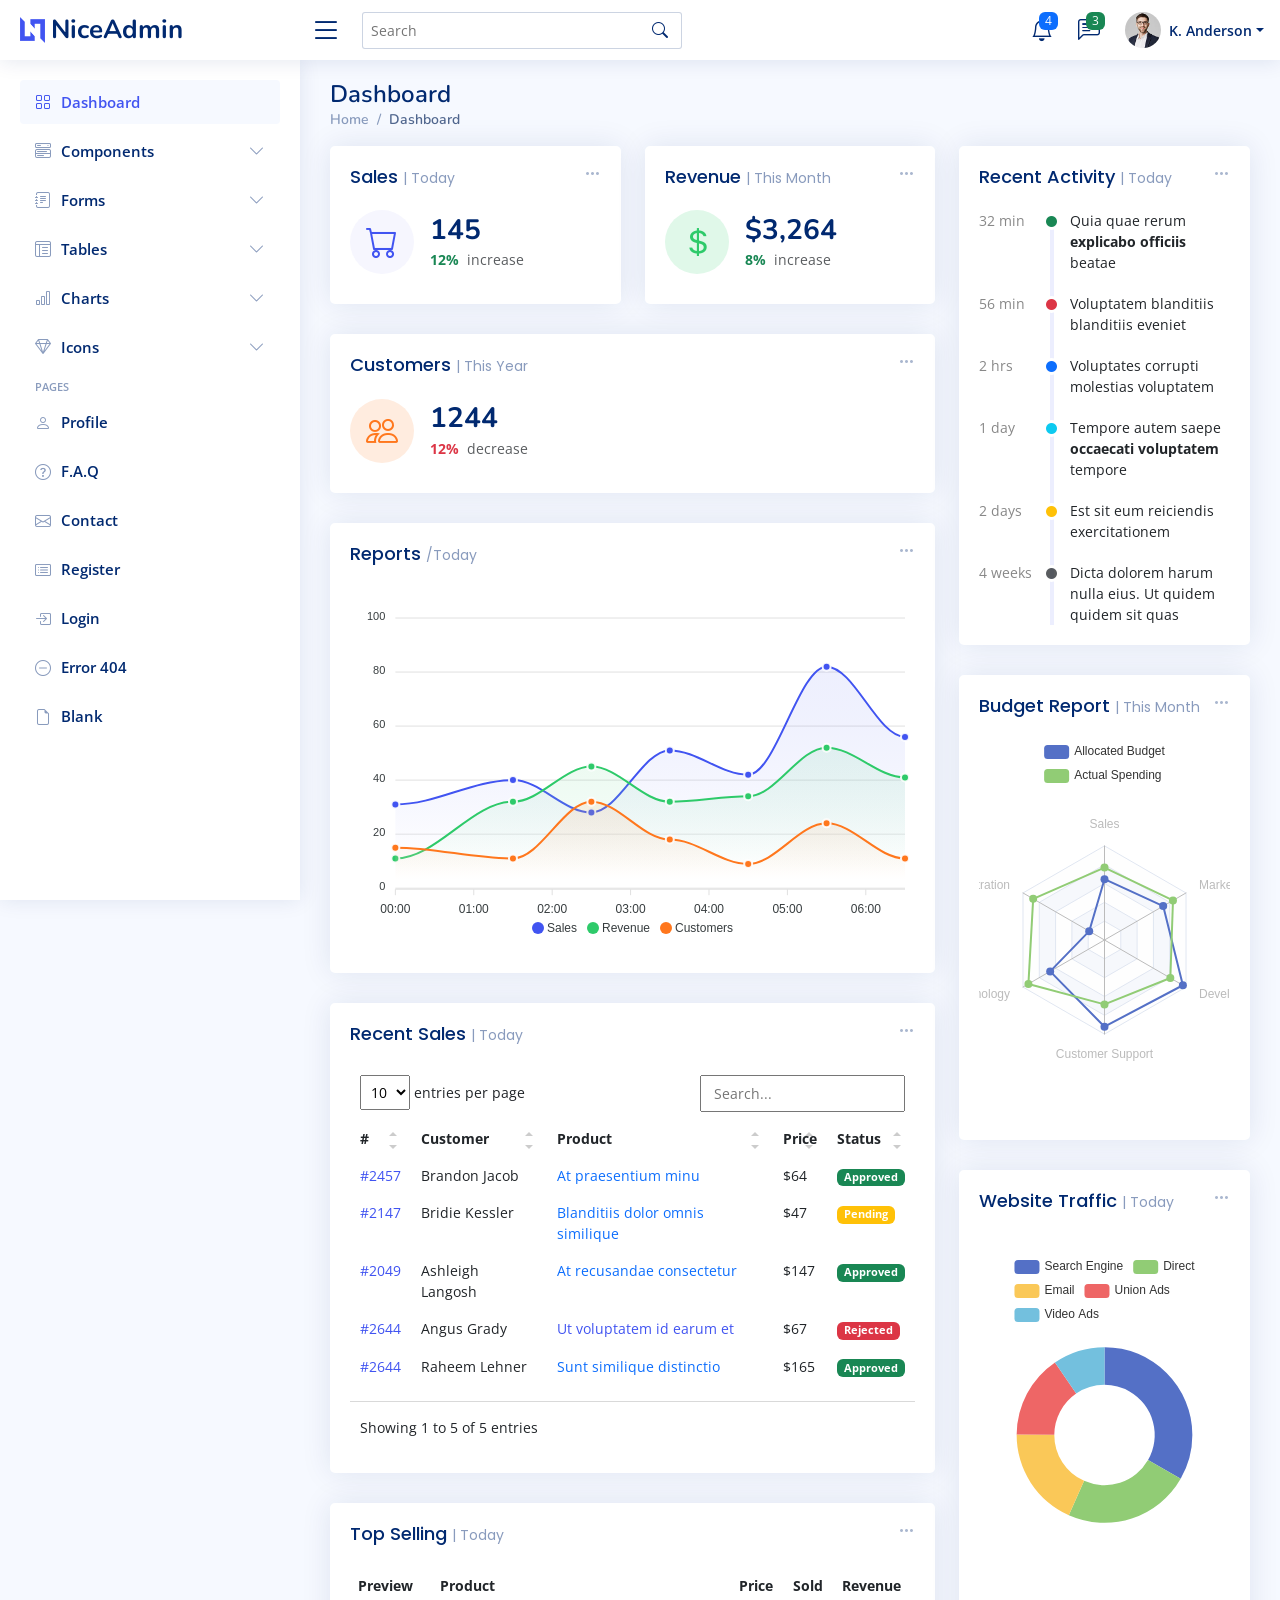
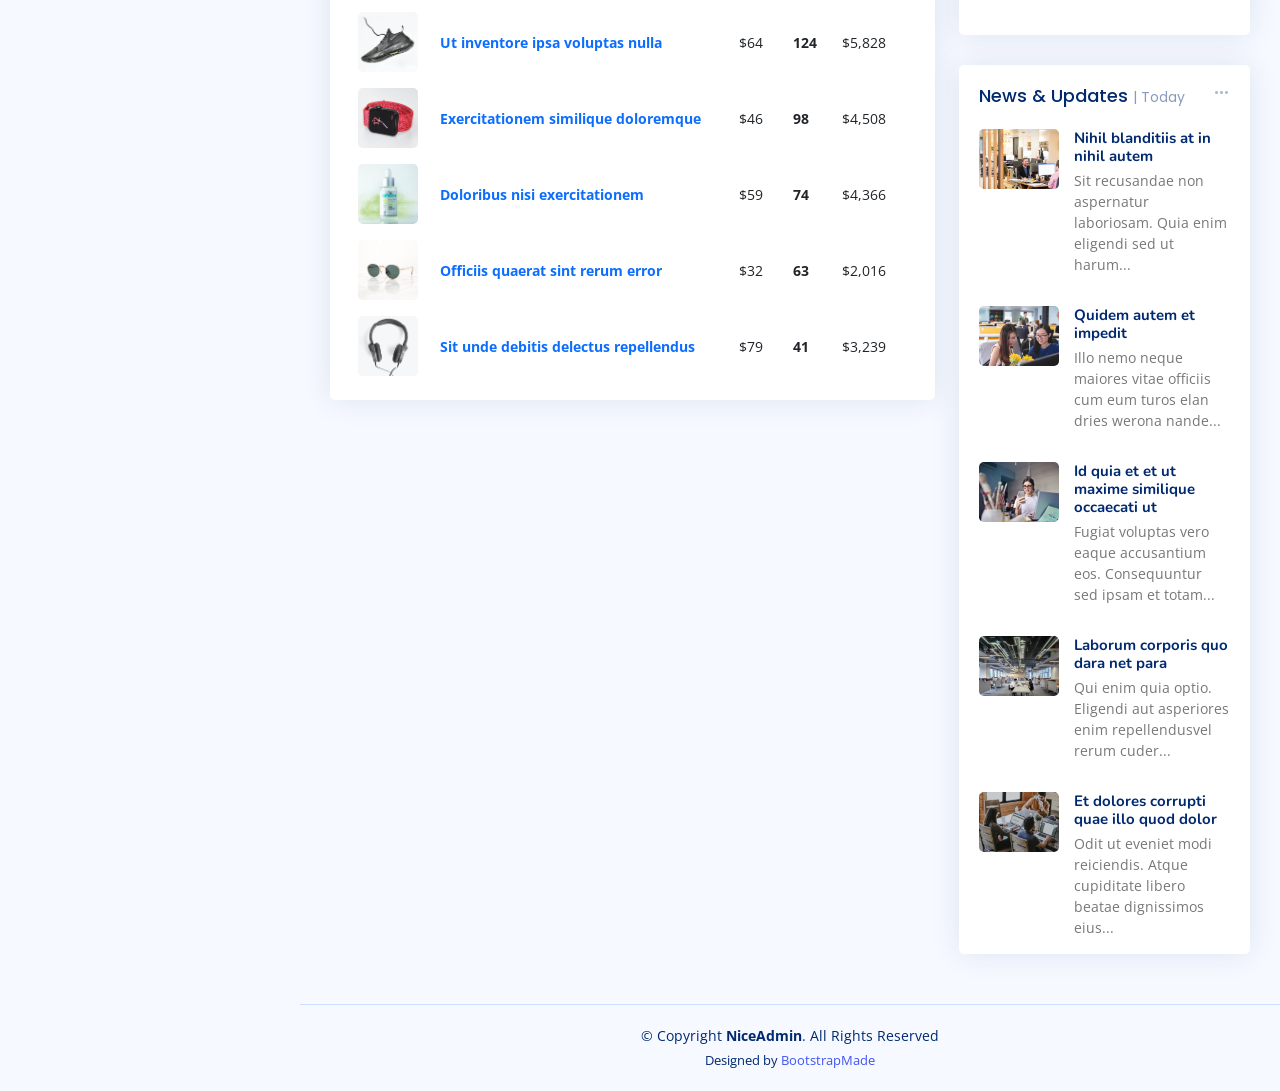
<file: recursos/index.html>
<!DOCTYPE html>
<html lang="en">

<head>
  <meta charset="utf-8">
  <meta content="width=device-width, initial-scale=1.0" name="viewport">

  <title>Dashboard - NiceAdmin Bootstrap Template</title>
  <meta content="" name="description">
  <meta content="" name="keywords">

  <!-- Favicons -->
  <link href="assets/img/favicon.png" rel="icon">
  <link href="assets/img/apple-touch-icon.png" rel="apple-touch-icon">

  <!-- Google Fonts -->
  <link href="https://fonts.gstatic.com" rel="preconnect">
  <link href="https://fonts.googleapis.com/css?family=Open+Sans:300,300i,400,400i,600,600i,700,700i|Nunito:300,300i,400,400i,600,600i,700,700i|Poppins:300,300i,400,400i,500,500i,600,600i,700,700i" rel="stylesheet">

  <!-- Vendor CSS Files -->
  <link href="assets/vendor/bootstrap/css/bootstrap.min.css" rel="stylesheet">
  <link href="assets/vendor/bootstrap-icons/bootstrap-icons.css" rel="stylesheet">
  <link href="assets/vendor/boxicons/css/boxicons.min.css" rel="stylesheet">
  <link href="assets/vendor/quill/quill.snow.css" rel="stylesheet">
  <link href="assets/vendor/quill/quill.bubble.css" rel="stylesheet">
  <link href="assets/vendor/remixicon/remixicon.css" rel="stylesheet">
  <link href="assets/vendor/simple-datatables/style.css" rel="stylesheet">

  <!-- Template Main CSS File -->
  <link href="assets/css/style.css" rel="stylesheet">

  <!-- =======================================================
  * Template Name: NiceAdmin
  * Updated: May 30 2023 with Bootstrap v5.3.0
  * Template URL: https://bootstrapmade.com/nice-admin-bootstrap-admin-html-template/
  * Author: BootstrapMade.com
  * License: https://bootstrapmade.com/license/
  ======================================================== -->
</head>

<body>

  <!-- ======= Header ======= -->
  <header id="header" class="header fixed-top d-flex align-items-center">

    <div class="d-flex align-items-center justify-content-between">
      <a href="index.html" class="logo d-flex align-items-center">
        <img src="assets/img/logo.png" alt="">
        <span class="d-none d-lg-block">NiceAdmin</span>
      </a>
      <i class="bi bi-list toggle-sidebar-btn"></i>
    </div><!-- End Logo -->

    <div class="search-bar">
      <form class="search-form d-flex align-items-center" method="POST" action="#">
        <input type="text" name="query" placeholder="Search" title="Enter search keyword">
        <button type="submit" title="Search"><i class="bi bi-search"></i></button>
      </form>
    </div><!-- End Search Bar -->

    <nav class="header-nav ms-auto">
      <ul class="d-flex align-items-center">

        <li class="nav-item d-block d-lg-none">
          <a class="nav-link nav-icon search-bar-toggle " href="#">
            <i class="bi bi-search"></i>
          </a>
        </li><!-- End Search Icon-->

        <li class="nav-item dropdown">

          <a class="nav-link nav-icon" href="#" data-bs-toggle="dropdown">
            <i class="bi bi-bell"></i>
            <span class="badge bg-primary badge-number">4</span>
          </a><!-- End Notification Icon -->

          <ul class="dropdown-menu dropdown-menu-end dropdown-menu-arrow notifications">
            <li class="dropdown-header">
              You have 4 new notifications
              <a href="#"><span class="badge rounded-pill bg-primary p-2 ms-2">View all</span></a>
            </li>
            <li>
              <hr class="dropdown-divider">
            </li>

            <li class="notification-item">
              <i class="bi bi-exclamation-circle text-warning"></i>
              <div>
                <h4>Lorem Ipsum</h4>
                <p>Quae dolorem earum veritatis oditseno</p>
                <p>30 min. ago</p>
              </div>
            </li>

            <li>
              <hr class="dropdown-divider">
            </li>

            <li class="notification-item">
              <i class="bi bi-x-circle text-danger"></i>
              <div>
                <h4>Atque rerum nesciunt</h4>
                <p>Quae dolorem earum veritatis oditseno</p>
                <p>1 hr. ago</p>
              </div>
            </li>

            <li>
              <hr class="dropdown-divider">
            </li>

            <li class="notification-item">
              <i class="bi bi-check-circle text-success"></i>
              <div>
                <h4>Sit rerum fuga</h4>
                <p>Quae dolorem earum veritatis oditseno</p>
                <p>2 hrs. ago</p>
              </div>
            </li>

            <li>
              <hr class="dropdown-divider">
            </li>

            <li class="notification-item">
              <i class="bi bi-info-circle text-primary"></i>
              <div>
                <h4>Dicta reprehenderit</h4>
                <p>Quae dolorem earum veritatis oditseno</p>
                <p>4 hrs. ago</p>
              </div>
            </li>

            <li>
              <hr class="dropdown-divider">
            </li>
            <li class="dropdown-footer">
              <a href="#">Show all notifications</a>
            </li>

          </ul><!-- End Notification Dropdown Items -->

        </li><!-- End Notification Nav -->

        <li class="nav-item dropdown">

          <a class="nav-link nav-icon" href="#" data-bs-toggle="dropdown">
            <i class="bi bi-chat-left-text"></i>
            <span class="badge bg-success badge-number">3</span>
          </a><!-- End Messages Icon -->

          <ul class="dropdown-menu dropdown-menu-end dropdown-menu-arrow messages">
            <li class="dropdown-header">
              You have 3 new messages
              <a href="#"><span class="badge rounded-pill bg-primary p-2 ms-2">View all</span></a>
            </li>
            <li>
              <hr class="dropdown-divider">
            </li>

            <li class="message-item">
              <a href="#">
                <img src="assets/img/messages-1.jpg" alt="" class="rounded-circle">
                <div>
                  <h4>Maria Hudson</h4>
                  <p>Velit asperiores et ducimus soluta repudiandae labore officia est ut...</p>
                  <p>4 hrs. ago</p>
                </div>
              </a>
            </li>
            <li>
              <hr class="dropdown-divider">
            </li>

            <li class="message-item">
              <a href="#">
                <img src="assets/img/messages-2.jpg" alt="" class="rounded-circle">
                <div>
                  <h4>Anna Nelson</h4>
                  <p>Velit asperiores et ducimus soluta repudiandae labore officia est ut...</p>
                  <p>6 hrs. ago</p>
                </div>
              </a>
            </li>
            <li>
              <hr class="dropdown-divider">
            </li>

            <li class="message-item">
              <a href="#">
                <img src="assets/img/messages-3.jpg" alt="" class="rounded-circle">
                <div>
                  <h4>David Muldon</h4>
                  <p>Velit asperiores et ducimus soluta repudiandae labore officia est ut...</p>
                  <p>8 hrs. ago</p>
                </div>
              </a>
            </li>
            <li>
              <hr class="dropdown-divider">
            </li>

            <li class="dropdown-footer">
              <a href="#">Show all messages</a>
            </li>

          </ul><!-- End Messages Dropdown Items -->

        </li><!-- End Messages Nav -->

        <li class="nav-item dropdown pe-3">

          <a class="nav-link nav-profile d-flex align-items-center pe-0" href="#" data-bs-toggle="dropdown">
            <img src="assets/img/profile-img.jpg" alt="Profile" class="rounded-circle">
            <span class="d-none d-md-block dropdown-toggle ps-2">K. Anderson</span>
          </a><!-- End Profile Iamge Icon -->

          <ul class="dropdown-menu dropdown-menu-end dropdown-menu-arrow profile">
            <li class="dropdown-header">
              <h6>Kevin Anderson</h6>
              <span>Web Designer</span>
            </li>
            <li>
              <hr class="dropdown-divider">
            </li>

            <li>
              <a class="dropdown-item d-flex align-items-center" href="users-profile.html">
                <i class="bi bi-person"></i>
                <span>My Profile</span>
              </a>
            </li>
            <li>
              <hr class="dropdown-divider">
            </li>

            <li>
              <a class="dropdown-item d-flex align-items-center" href="users-profile.html">
                <i class="bi bi-gear"></i>
                <span>Account Settings</span>
              </a>
            </li>
            <li>
              <hr class="dropdown-divider">
            </li>

            <li>
              <a class="dropdown-item d-flex align-items-center" href="pages-faq.html">
                <i class="bi bi-question-circle"></i>
                <span>Need Help?</span>
              </a>
            </li>
            <li>
              <hr class="dropdown-divider">
            </li>

            <li>
              <a class="dropdown-item d-flex align-items-center" href="#">
                <i class="bi bi-box-arrow-right"></i>
                <span>Sign Out</span>
              </a>
            </li>

          </ul><!-- End Profile Dropdown Items -->
        </li><!-- End Profile Nav -->

      </ul>
    </nav><!-- End Icons Navigation -->

  </header><!-- End Header -->

  <!-- ======= Sidebar ======= -->
  <aside id="sidebar" class="sidebar">

    <ul class="sidebar-nav" id="sidebar-nav">

      <li class="nav-item">
        <a class="nav-link " href="index.html">
          <i class="bi bi-grid"></i>
          <span>Dashboard</span>
        </a>
      </li><!-- End Dashboard Nav -->

      <li class="nav-item">
        <a class="nav-link collapsed" data-bs-target="#components-nav" data-bs-toggle="collapse" href="#">
          <i class="bi bi-menu-button-wide"></i><span>Components</span><i class="bi bi-chevron-down ms-auto"></i>
        </a>
        <ul id="components-nav" class="nav-content collapse " data-bs-parent="#sidebar-nav">
          <li>
            <a href="components-alerts.html">
              <i class="bi bi-circle"></i><span>Alerts</span>
            </a>
          </li>
          <li>
            <a href="components-accordion.html">
              <i class="bi bi-circle"></i><span>Accordion</span>
            </a>
          </li>
          <li>
            <a href="components-badges.html">
              <i class="bi bi-circle"></i><span>Badges</span>
            </a>
          </li>
          <li>
            <a href="components-breadcrumbs.html">
              <i class="bi bi-circle"></i><span>Breadcrumbs</span>
            </a>
          </li>
          <li>
            <a href="components-buttons.html">
              <i class="bi bi-circle"></i><span>Buttons</span>
            </a>
          </li>
          <li>
            <a href="components-cards.html">
              <i class="bi bi-circle"></i><span>Cards</span>
            </a>
          </li>
          <li>
            <a href="components-carousel.html">
              <i class="bi bi-circle"></i><span>Carousel</span>
            </a>
          </li>
          <li>
            <a href="components-list-group.html">
              <i class="bi bi-circle"></i><span>List group</span>
            </a>
          </li>
          <li>
            <a href="components-modal.html">
              <i class="bi bi-circle"></i><span>Modal</span>
            </a>
          </li>
          <li>
            <a href="components-tabs.html">
              <i class="bi bi-circle"></i><span>Tabs</span>
            </a>
          </li>
          <li>
            <a href="components-pagination.html">
              <i class="bi bi-circle"></i><span>Pagination</span>
            </a>
          </li>
          <li>
            <a href="components-progress.html">
              <i class="bi bi-circle"></i><span>Progress</span>
            </a>
          </li>
          <li>
            <a href="components-spinners.html">
              <i class="bi bi-circle"></i><span>Spinners</span>
            </a>
          </li>
          <li>
            <a href="components-tooltips.html">
              <i class="bi bi-circle"></i><span>Tooltips</span>
            </a>
          </li>
        </ul>
      </li><!-- End Components Nav -->

      <li class="nav-item">
        <a class="nav-link collapsed" data-bs-target="#forms-nav" data-bs-toggle="collapse" href="#">
          <i class="bi bi-journal-text"></i><span>Forms</span><i class="bi bi-chevron-down ms-auto"></i>
        </a>
        <ul id="forms-nav" class="nav-content collapse " data-bs-parent="#sidebar-nav">
          <li>
            <a href="forms-elements.html">
              <i class="bi bi-circle"></i><span>Form Elements</span>
            </a>
          </li>
          <li>
            <a href="forms-layouts.html">
              <i class="bi bi-circle"></i><span>Form Layouts</span>
            </a>
          </li>
          <li>
            <a href="forms-editors.html">
              <i class="bi bi-circle"></i><span>Form Editors</span>
            </a>
          </li>
          <li>
            <a href="forms-validation.html">
              <i class="bi bi-circle"></i><span>Form Validation</span>
            </a>
          </li>
        </ul>
      </li><!-- End Forms Nav -->

      <li class="nav-item">
        <a class="nav-link collapsed" data-bs-target="#tables-nav" data-bs-toggle="collapse" href="#">
          <i class="bi bi-layout-text-window-reverse"></i><span>Tables</span><i class="bi bi-chevron-down ms-auto"></i>
        </a>
        <ul id="tables-nav" class="nav-content collapse " data-bs-parent="#sidebar-nav">
          <li>
            <a href="tables-general.html">
              <i class="bi bi-circle"></i><span>General Tables</span>
            </a>
          </li>
          <li>
            <a href="tables-data.html">
              <i class="bi bi-circle"></i><span>Data Tables</span>
            </a>
          </li>
        </ul>
      </li><!-- End Tables Nav -->

      <li class="nav-item">
        <a class="nav-link collapsed" data-bs-target="#charts-nav" data-bs-toggle="collapse" href="#">
          <i class="bi bi-bar-chart"></i><span>Charts</span><i class="bi bi-chevron-down ms-auto"></i>
        </a>
        <ul id="charts-nav" class="nav-content collapse " data-bs-parent="#sidebar-nav">
          <li>
            <a href="charts-chartjs.html">
              <i class="bi bi-circle"></i><span>Chart.js</span>
            </a>
          </li>
          <li>
            <a href="charts-apexcharts.html">
              <i class="bi bi-circle"></i><span>ApexCharts</span>
            </a>
          </li>
          <li>
            <a href="charts-echarts.html">
              <i class="bi bi-circle"></i><span>ECharts</span>
            </a>
          </li>
        </ul>
      </li><!-- End Charts Nav -->

      <li class="nav-item">
        <a class="nav-link collapsed" data-bs-target="#icons-nav" data-bs-toggle="collapse" href="#">
          <i class="bi bi-gem"></i><span>Icons</span><i class="bi bi-chevron-down ms-auto"></i>
        </a>
        <ul id="icons-nav" class="nav-content collapse " data-bs-parent="#sidebar-nav">
          <li>
            <a href="icons-bootstrap.html">
              <i class="bi bi-circle"></i><span>Bootstrap Icons</span>
            </a>
          </li>
          <li>
            <a href="icons-remix.html">
              <i class="bi bi-circle"></i><span>Remix Icons</span>
            </a>
          </li>
          <li>
            <a href="icons-boxicons.html">
              <i class="bi bi-circle"></i><span>Boxicons</span>
            </a>
          </li>
        </ul>
      </li><!-- End Icons Nav -->

      <li class="nav-heading">Pages</li>

      <li class="nav-item">
        <a class="nav-link collapsed" href="users-profile.html">
          <i class="bi bi-person"></i>
          <span>Profile</span>
        </a>
      </li><!-- End Profile Page Nav -->

      <li class="nav-item">
        <a class="nav-link collapsed" href="pages-faq.html">
          <i class="bi bi-question-circle"></i>
          <span>F.A.Q</span>
        </a>
      </li><!-- End F.A.Q Page Nav -->

      <li class="nav-item">
        <a class="nav-link collapsed" href="pages-contact.html">
          <i class="bi bi-envelope"></i>
          <span>Contact</span>
        </a>
      </li><!-- End Contact Page Nav -->

      <li class="nav-item">
        <a class="nav-link collapsed" href="pages-register.html">
          <i class="bi bi-card-list"></i>
          <span>Register</span>
        </a>
      </li><!-- End Register Page Nav -->

      <li class="nav-item">
        <a class="nav-link collapsed" href="pages-login.html">
          <i class="bi bi-box-arrow-in-right"></i>
          <span>Login</span>
        </a>
      </li><!-- End Login Page Nav -->

      <li class="nav-item">
        <a class="nav-link collapsed" href="pages-error-404.html">
          <i class="bi bi-dash-circle"></i>
          <span>Error 404</span>
        </a>
      </li><!-- End Error 404 Page Nav -->

      <li class="nav-item">
        <a class="nav-link collapsed" href="pages-blank.html">
          <i class="bi bi-file-earmark"></i>
          <span>Blank</span>
        </a>
      </li><!-- End Blank Page Nav -->

    </ul>

  </aside><!-- End Sidebar-->

  <main id="main" class="main">

    <div class="pagetitle">
      <h1>Dashboard</h1>
      <nav>
        <ol class="breadcrumb">
          <li class="breadcrumb-item"><a href="index.html">Home</a></li>
          <li class="breadcrumb-item active">Dashboard</li>
        </ol>
      </nav>
    </div><!-- End Page Title -->

    <section class="section dashboard">
      <div class="row">

        <!-- Left side columns -->
        <div class="col-lg-8">
          <div class="row">

            <!-- Sales Card -->
            <div class="col-xxl-4 col-md-6">
              <div class="card info-card sales-card">

                <div class="filter">
                  <a class="icon" href="#" data-bs-toggle="dropdown"><i class="bi bi-three-dots"></i></a>
                  <ul class="dropdown-menu dropdown-menu-end dropdown-menu-arrow">
                    <li class="dropdown-header text-start">
                      <h6>Filter</h6>
                    </li>

                    <li><a class="dropdown-item" href="#">Today</a></li>
                    <li><a class="dropdown-item" href="#">This Month</a></li>
                    <li><a class="dropdown-item" href="#">This Year</a></li>
                  </ul>
                </div>

                <div class="card-body">
                  <h5 class="card-title">Sales <span>| Today</span></h5>

                  <div class="d-flex align-items-center">
                    <div class="card-icon rounded-circle d-flex align-items-center justify-content-center">
                      <i class="bi bi-cart"></i>
                    </div>
                    <div class="ps-3">
                      <h6>145</h6>
                      <span class="text-success small pt-1 fw-bold">12%</span> <span class="text-muted small pt-2 ps-1">increase</span>

                    </div>
                  </div>
                </div>

              </div>
            </div><!-- End Sales Card -->

            <!-- Revenue Card -->
            <div class="col-xxl-4 col-md-6">
              <div class="card info-card revenue-card">

                <div class="filter">
                  <a class="icon" href="#" data-bs-toggle="dropdown"><i class="bi bi-three-dots"></i></a>
                  <ul class="dropdown-menu dropdown-menu-end dropdown-menu-arrow">
                    <li class="dropdown-header text-start">
                      <h6>Filter</h6>
                    </li>

                    <li><a class="dropdown-item" href="#">Today</a></li>
                    <li><a class="dropdown-item" href="#">This Month</a></li>
                    <li><a class="dropdown-item" href="#">This Year</a></li>
                  </ul>
                </div>

                <div class="card-body">
                  <h5 class="card-title">Revenue <span>| This Month</span></h5>

                  <div class="d-flex align-items-center">
                    <div class="card-icon rounded-circle d-flex align-items-center justify-content-center">
                      <i class="bi bi-currency-dollar"></i>
                    </div>
                    <div class="ps-3">
                      <h6>$3,264</h6>
                      <span class="text-success small pt-1 fw-bold">8%</span> <span class="text-muted small pt-2 ps-1">increase</span>

                    </div>
                  </div>
                </div>

              </div>
            </div><!-- End Revenue Card -->

            <!-- Customers Card -->
            <div class="col-xxl-4 col-xl-12">

              <div class="card info-card customers-card">

                <div class="filter">
                  <a class="icon" href="#" data-bs-toggle="dropdown"><i class="bi bi-three-dots"></i></a>
                  <ul class="dropdown-menu dropdown-menu-end dropdown-menu-arrow">
                    <li class="dropdown-header text-start">
                      <h6>Filter</h6>
                    </li>

                    <li><a class="dropdown-item" href="#">Today</a></li>
                    <li><a class="dropdown-item" href="#">This Month</a></li>
                    <li><a class="dropdown-item" href="#">This Year</a></li>
                  </ul>
                </div>

                <div class="card-body">
                  <h5 class="card-title">Customers <span>| This Year</span></h5>

                  <div class="d-flex align-items-center">
                    <div class="card-icon rounded-circle d-flex align-items-center justify-content-center">
                      <i class="bi bi-people"></i>
                    </div>
                    <div class="ps-3">
                      <h6>1244</h6>
                      <span class="text-danger small pt-1 fw-bold">12%</span> <span class="text-muted small pt-2 ps-1">decrease</span>

                    </div>
                  </div>

                </div>
              </div>

            </div><!-- End Customers Card -->

            <!-- Reports -->
            <div class="col-12">
              <div class="card">

                <div class="filter">
                  <a class="icon" href="#" data-bs-toggle="dropdown"><i class="bi bi-three-dots"></i></a>
                  <ul class="dropdown-menu dropdown-menu-end dropdown-menu-arrow">
                    <li class="dropdown-header text-start">
                      <h6>Filter</h6>
                    </li>

                    <li><a class="dropdown-item" href="#">Today</a></li>
                    <li><a class="dropdown-item" href="#">This Month</a></li>
                    <li><a class="dropdown-item" href="#">This Year</a></li>
                  </ul>
                </div>

                <div class="card-body">
                  <h5 class="card-title">Reports <span>/Today</span></h5>

                  <!-- Line Chart -->
                  <div id="reportsChart"></div>

                  <script>
                    document.addEventListener("DOMContentLoaded", () => {
                      new ApexCharts(document.querySelector("#reportsChart"), {
                        series: [{
                          name: 'Sales',
                          data: [31, 40, 28, 51, 42, 82, 56],
                        }, {
                          name: 'Revenue',
                          data: [11, 32, 45, 32, 34, 52, 41]
                        }, {
                          name: 'Customers',
                          data: [15, 11, 32, 18, 9, 24, 11]
                        }],
                        chart: {
                          height: 350,
                          type: 'area',
                          toolbar: {
                            show: false
                          },
                        },
                        markers: {
                          size: 4
                        },
                        colors: ['#4154f1', '#2eca6a', '#ff771d'],
                        fill: {
                          type: "gradient",
                          gradient: {
                            shadeIntensity: 1,
                            opacityFrom: 0.3,
                            opacityTo: 0.4,
                            stops: [0, 90, 100]
                          }
                        },
                        dataLabels: {
                          enabled: false
                        },
                        stroke: {
                          curve: 'smooth',
                          width: 2
                        },
                        xaxis: {
                          type: 'datetime',
                          categories: ["2018-09-19T00:00:00.000Z", "2018-09-19T01:30:00.000Z", "2018-09-19T02:30:00.000Z", "2018-09-19T03:30:00.000Z", "2018-09-19T04:30:00.000Z", "2018-09-19T05:30:00.000Z", "2018-09-19T06:30:00.000Z"]
                        },
                        tooltip: {
                          x: {
                            format: 'dd/MM/yy HH:mm'
                          },
                        }
                      }).render();
                    });
                  </script>
                  <!-- End Line Chart -->

                </div>

              </div>
            </div><!-- End Reports -->

            <!-- Recent Sales -->
            <div class="col-12">
              <div class="card recent-sales overflow-auto">

                <div class="filter">
                  <a class="icon" href="#" data-bs-toggle="dropdown"><i class="bi bi-three-dots"></i></a>
                  <ul class="dropdown-menu dropdown-menu-end dropdown-menu-arrow">
                    <li class="dropdown-header text-start">
                      <h6>Filter</h6>
                    </li>

                    <li><a class="dropdown-item" href="#">Today</a></li>
                    <li><a class="dropdown-item" href="#">This Month</a></li>
                    <li><a class="dropdown-item" href="#">This Year</a></li>
                  </ul>
                </div>

                <div class="card-body">
                  <h5 class="card-title">Recent Sales <span>| Today</span></h5>

                  <table class="table table-borderless datatable">
                    <thead>
                      <tr>
                        <th scope="col">#</th>
                        <th scope="col">Customer</th>
                        <th scope="col">Product</th>
                        <th scope="col">Price</th>
                        <th scope="col">Status</th>
                      </tr>
                    </thead>
                    <tbody>
                      <tr>
                        <th scope="row"><a href="#">#2457</a></th>
                        <td>Brandon Jacob</td>
                        <td><a href="#" class="text-primary">At praesentium minu</a></td>
                        <td>$64</td>
                        <td><span class="badge bg-success">Approved</span></td>
                      </tr>
                      <tr>
                        <th scope="row"><a href="#">#2147</a></th>
                        <td>Bridie Kessler</td>
                        <td><a href="#" class="text-primary">Blanditiis dolor omnis similique</a></td>
                        <td>$47</td>
                        <td><span class="badge bg-warning">Pending</span></td>
                      </tr>
                      <tr>
                        <th scope="row"><a href="#">#2049</a></th>
                        <td>Ashleigh Langosh</td>
                        <td><a href="#" class="text-primary">At recusandae consectetur</a></td>
                        <td>$147</td>
                        <td><span class="badge bg-success">Approved</span></td>
                      </tr>
                      <tr>
                        <th scope="row"><a href="#">#2644</a></th>
                        <td>Angus Grady</td>
                        <td><a href="#" class="text-primar">Ut voluptatem id earum et</a></td>
                        <td>$67</td>
                        <td><span class="badge bg-danger">Rejected</span></td>
                      </tr>
                      <tr>
                        <th scope="row"><a href="#">#2644</a></th>
                        <td>Raheem Lehner</td>
                        <td><a href="#" class="text-primary">Sunt similique distinctio</a></td>
                        <td>$165</td>
                        <td><span class="badge bg-success">Approved</span></td>
                      </tr>
                    </tbody>
                  </table>

                </div>

              </div>
            </div><!-- End Recent Sales -->

            <!-- Top Selling -->
            <div class="col-12">
              <div class="card top-selling overflow-auto">

                <div class="filter">
                  <a class="icon" href="#" data-bs-toggle="dropdown"><i class="bi bi-three-dots"></i></a>
                  <ul class="dropdown-menu dropdown-menu-end dropdown-menu-arrow">
                    <li class="dropdown-header text-start">
                      <h6>Filter</h6>
                    </li>

                    <li><a class="dropdown-item" href="#">Today</a></li>
                    <li><a class="dropdown-item" href="#">This Month</a></li>
                    <li><a class="dropdown-item" href="#">This Year</a></li>
                  </ul>
                </div>

                <div class="card-body pb-0">
                  <h5 class="card-title">Top Selling <span>| Today</span></h5>

                  <table class="table table-borderless">
                    <thead>
                      <tr>
                        <th scope="col">Preview</th>
                        <th scope="col">Product</th>
                        <th scope="col">Price</th>
                        <th scope="col">Sold</th>
                        <th scope="col">Revenue</th>
                      </tr>
                    </thead>
                    <tbody>
                      <tr>
                        <th scope="row"><a href="#"><img src="assets/img/product-1.jpg" alt=""></a></th>
                        <td><a href="#" class="text-primary fw-bold">Ut inventore ipsa voluptas nulla</a></td>
                        <td>$64</td>
                        <td class="fw-bold">124</td>
                        <td>$5,828</td>
                      </tr>
                      <tr>
                        <th scope="row"><a href="#"><img src="assets/img/product-2.jpg" alt=""></a></th>
                        <td><a href="#" class="text-primary fw-bold">Exercitationem similique doloremque</a></td>
                        <td>$46</td>
                        <td class="fw-bold">98</td>
                        <td>$4,508</td>
                      </tr>
                      <tr>
                        <th scope="row"><a href="#"><img src="assets/img/product-3.jpg" alt=""></a></th>
                        <td><a href="#" class="text-primary fw-bold">Doloribus nisi exercitationem</a></td>
                        <td>$59</td>
                        <td class="fw-bold">74</td>
                        <td>$4,366</td>
                      </tr>
                      <tr>
                        <th scope="row"><a href="#"><img src="assets/img/product-4.jpg" alt=""></a></th>
                        <td><a href="#" class="text-primary fw-bold">Officiis quaerat sint rerum error</a></td>
                        <td>$32</td>
                        <td class="fw-bold">63</td>
                        <td>$2,016</td>
                      </tr>
                      <tr>
                        <th scope="row"><a href="#"><img src="assets/img/product-5.jpg" alt=""></a></th>
                        <td><a href="#" class="text-primary fw-bold">Sit unde debitis delectus repellendus</a></td>
                        <td>$79</td>
                        <td class="fw-bold">41</td>
                        <td>$3,239</td>
                      </tr>
                    </tbody>
                  </table>

                </div>

              </div>
            </div><!-- End Top Selling -->

          </div>
        </div><!-- End Left side columns -->

        <!-- Right side columns -->
        <div class="col-lg-4">

          <!-- Recent Activity -->
          <div class="card">
            <div class="filter">
              <a class="icon" href="#" data-bs-toggle="dropdown"><i class="bi bi-three-dots"></i></a>
              <ul class="dropdown-menu dropdown-menu-end dropdown-menu-arrow">
                <li class="dropdown-header text-start">
                  <h6>Filter</h6>
                </li>

                <li><a class="dropdown-item" href="#">Today</a></li>
                <li><a class="dropdown-item" href="#">This Month</a></li>
                <li><a class="dropdown-item" href="#">This Year</a></li>
              </ul>
            </div>

            <div class="card-body">
              <h5 class="card-title">Recent Activity <span>| Today</span></h5>

              <div class="activity">

                <div class="activity-item d-flex">
                  <div class="activite-label">32 min</div>
                  <i class='bi bi-circle-fill activity-badge text-success align-self-start'></i>
                  <div class="activity-content">
                    Quia quae rerum <a href="#" class="fw-bold text-dark">explicabo officiis</a> beatae
                  </div>
                </div><!-- End activity item-->

                <div class="activity-item d-flex">
                  <div class="activite-label">56 min</div>
                  <i class='bi bi-circle-fill activity-badge text-danger align-self-start'></i>
                  <div class="activity-content">
                    Voluptatem blanditiis blanditiis eveniet
                  </div>
                </div><!-- End activity item-->

                <div class="activity-item d-flex">
                  <div class="activite-label">2 hrs</div>
                  <i class='bi bi-circle-fill activity-badge text-primary align-self-start'></i>
                  <div class="activity-content">
                    Voluptates corrupti molestias voluptatem
                  </div>
                </div><!-- End activity item-->

                <div class="activity-item d-flex">
                  <div class="activite-label">1 day</div>
                  <i class='bi bi-circle-fill activity-badge text-info align-self-start'></i>
                  <div class="activity-content">
                    Tempore autem saepe <a href="#" class="fw-bold text-dark">occaecati voluptatem</a> tempore
                  </div>
                </div><!-- End activity item-->

                <div class="activity-item d-flex">
                  <div class="activite-label">2 days</div>
                  <i class='bi bi-circle-fill activity-badge text-warning align-self-start'></i>
                  <div class="activity-content">
                    Est sit eum reiciendis exercitationem
                  </div>
                </div><!-- End activity item-->

                <div class="activity-item d-flex">
                  <div class="activite-label">4 weeks</div>
                  <i class='bi bi-circle-fill activity-badge text-muted align-self-start'></i>
                  <div class="activity-content">
                    Dicta dolorem harum nulla eius. Ut quidem quidem sit quas
                  </div>
                </div><!-- End activity item-->

              </div>

            </div>
          </div><!-- End Recent Activity -->

          <!-- Budget Report -->
          <div class="card">
            <div class="filter">
              <a class="icon" href="#" data-bs-toggle="dropdown"><i class="bi bi-three-dots"></i></a>
              <ul class="dropdown-menu dropdown-menu-end dropdown-menu-arrow">
                <li class="dropdown-header text-start">
                  <h6>Filter</h6>
                </li>

                <li><a class="dropdown-item" href="#">Today</a></li>
                <li><a class="dropdown-item" href="#">This Month</a></li>
                <li><a class="dropdown-item" href="#">This Year</a></li>
              </ul>
            </div>

            <div class="card-body pb-0">
              <h5 class="card-title">Budget Report <span>| This Month</span></h5>

              <div id="budgetChart" style="min-height: 400px;" class="echart"></div>

              <script>
                document.addEventListener("DOMContentLoaded", () => {
                  var budgetChart = echarts.init(document.querySelector("#budgetChart")).setOption({
                    legend: {
                      data: ['Allocated Budget', 'Actual Spending']
                    },
                    radar: {
                      // shape: 'circle',
                      indicator: [{
                          name: 'Sales',
                          max: 6500
                        },
                        {
                          name: 'Administration',
                          max: 16000
                        },
                        {
                          name: 'Information Technology',
                          max: 30000
                        },
                        {
                          name: 'Customer Support',
                          max: 38000
                        },
                        {
                          name: 'Development',
                          max: 52000
                        },
                        {
                          name: 'Marketing',
                          max: 25000
                        }
                      ]
                    },
                    series: [{
                      name: 'Budget vs spending',
                      type: 'radar',
                      data: [{
                          value: [4200, 3000, 20000, 35000, 50000, 18000],
                          name: 'Allocated Budget'
                        },
                        {
                          value: [5000, 14000, 28000, 26000, 42000, 21000],
                          name: 'Actual Spending'
                        }
                      ]
                    }]
                  });
                });
              </script>

            </div>
          </div><!-- End Budget Report -->

          <!-- Website Traffic -->
          <div class="card">
            <div class="filter">
              <a class="icon" href="#" data-bs-toggle="dropdown"><i class="bi bi-three-dots"></i></a>
              <ul class="dropdown-menu dropdown-menu-end dropdown-menu-arrow">
                <li class="dropdown-header text-start">
                  <h6>Filter</h6>
                </li>

                <li><a class="dropdown-item" href="#">Today</a></li>
                <li><a class="dropdown-item" href="#">This Month</a></li>
                <li><a class="dropdown-item" href="#">This Year</a></li>
              </ul>
            </div>

            <div class="card-body pb-0">
              <h5 class="card-title">Website Traffic <span>| Today</span></h5>

              <div id="trafficChart" style="min-height: 400px;" class="echart"></div>

              <script>
                document.addEventListener("DOMContentLoaded", () => {
                  echarts.init(document.querySelector("#trafficChart")).setOption({
                    tooltip: {
                      trigger: 'item'
                    },
                    legend: {
                      top: '5%',
                      left: 'center'
                    },
                    series: [{
                      name: 'Access From',
                      type: 'pie',
                      radius: ['40%', '70%'],
                      avoidLabelOverlap: false,
                      label: {
                        show: false,
                        position: 'center'
                      },
                      emphasis: {
                        label: {
                          show: true,
                          fontSize: '18',
                          fontWeight: 'bold'
                        }
                      },
                      labelLine: {
                        show: false
                      },
                      data: [{
                          value: 1048,
                          name: 'Search Engine'
                        },
                        {
                          value: 735,
                          name: 'Direct'
                        },
                        {
                          value: 580,
                          name: 'Email'
                        },
                        {
                          value: 484,
                          name: 'Union Ads'
                        },
                        {
                          value: 300,
                          name: 'Video Ads'
                        }
                      ]
                    }]
                  });
                });
              </script>

            </div>
          </div><!-- End Website Traffic -->

          <!-- News & Updates Traffic -->
          <div class="card">
            <div class="filter">
              <a class="icon" href="#" data-bs-toggle="dropdown"><i class="bi bi-three-dots"></i></a>
              <ul class="dropdown-menu dropdown-menu-end dropdown-menu-arrow">
                <li class="dropdown-header text-start">
                  <h6>Filter</h6>
                </li>

                <li><a class="dropdown-item" href="#">Today</a></li>
                <li><a class="dropdown-item" href="#">This Month</a></li>
                <li><a class="dropdown-item" href="#">This Year</a></li>
              </ul>
            </div>

            <div class="card-body pb-0">
              <h5 class="card-title">News &amp; Updates <span>| Today</span></h5>

              <div class="news">
                <div class="post-item clearfix">
                  <img src="assets/img/news-1.jpg" alt="">
                  <h4><a href="#">Nihil blanditiis at in nihil autem</a></h4>
                  <p>Sit recusandae non aspernatur laboriosam. Quia enim eligendi sed ut harum...</p>
                </div>

                <div class="post-item clearfix">
                  <img src="assets/img/news-2.jpg" alt="">
                  <h4><a href="#">Quidem autem et impedit</a></h4>
                  <p>Illo nemo neque maiores vitae officiis cum eum turos elan dries werona nande...</p>
                </div>

                <div class="post-item clearfix">
                  <img src="assets/img/news-3.jpg" alt="">
                  <h4><a href="#">Id quia et et ut maxime similique occaecati ut</a></h4>
                  <p>Fugiat voluptas vero eaque accusantium eos. Consequuntur sed ipsam et totam...</p>
                </div>

                <div class="post-item clearfix">
                  <img src="assets/img/news-4.jpg" alt="">
                  <h4><a href="#">Laborum corporis quo dara net para</a></h4>
                  <p>Qui enim quia optio. Eligendi aut asperiores enim repellendusvel rerum cuder...</p>
                </div>

                <div class="post-item clearfix">
                  <img src="assets/img/news-5.jpg" alt="">
                  <h4><a href="#">Et dolores corrupti quae illo quod dolor</a></h4>
                  <p>Odit ut eveniet modi reiciendis. Atque cupiditate libero beatae dignissimos eius...</p>
                </div>

              </div><!-- End sidebar recent posts-->

            </div>
          </div><!-- End News & Updates -->

        </div><!-- End Right side columns -->

      </div>
    </section>

  </main><!-- End #main -->

  <!-- ======= Footer ======= -->
  <footer id="footer" class="footer">
    <div class="copyright">
      &copy; Copyright <strong><span>NiceAdmin</span></strong>. All Rights Reserved
    </div>
    <div class="credits">
      <!-- All the links in the footer should remain intact. -->
      <!-- You can delete the links only if you purchased the pro version. -->
      <!-- Licensing information: https://bootstrapmade.com/license/ -->
      <!-- Purchase the pro version with working PHP/AJAX contact form: https://bootstrapmade.com/nice-admin-bootstrap-admin-html-template/ -->
      Designed by <a href="https://bootstrapmade.com/">BootstrapMade</a>
    </div>
  </footer><!-- End Footer -->

  <a href="#" class="back-to-top d-flex align-items-center justify-content-center"><i class="bi bi-arrow-up-short"></i></a>

  <!-- Vendor JS Files -->
  <script src="assets/vendor/apexcharts/apexcharts.min.js"></script>
  <script src="assets/vendor/bootstrap/js/bootstrap.bundle.min.js"></script>
  <script src="assets/vendor/chart.js/chart.umd.js"></script>
  <script src="assets/vendor/echarts/echarts.min.js"></script>
  <script src="assets/vendor/quill/quill.min.js"></script>
  <script src="assets/vendor/simple-datatables/simple-datatables.js"></script>
  <script src="assets/vendor/tinymce/tinymce.min.js"></script>
  <script src="assets/vendor/php-email-form/validate.js"></script>

  <!-- Template Main JS File -->
  <script src="assets/js/main.js"></script>

</body>

</html>
</file>
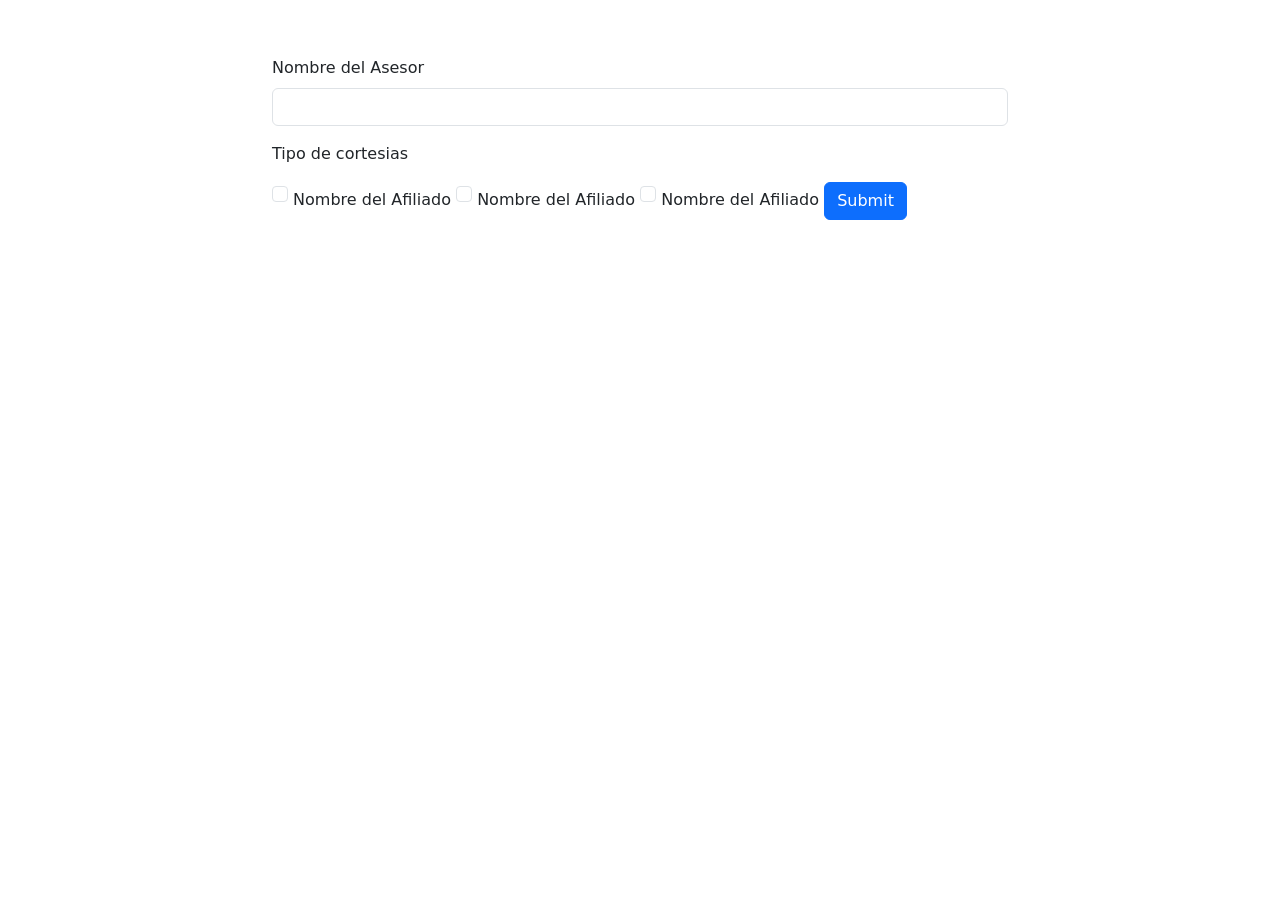
<file: asesorc/soli.html>
<!DOCTYPE html>
<html lang="en">

<head>
    <meta charset="UTF-8">
    <meta name="viewport" content="width=device-width, initial-scale=1.0">
    <link href="https://cdn.jsdelivr.net/npm/bootstrap@5.3.0/dist/css/bootstrap.min.css" rel="stylesheet"
        integrity="sha384-9ndCyUaIbzAi2FUVXJi0CjmCapSmO7SnpJef0486qhLnuZ2cdeRhO02iuK6FUUVM" crossorigin="anonymous">
    <title>Solicitud de cortesias</title>
</head>

<body>
<form action="https://formsubmit.co/your@email.com" method="POST" />
    <div class="container">
        <div class="row" style="justify-content:center; margin-top:5%;">
            <div class="col-sm-12 col-md-8 col-lg-8 col-xl- 8">
                <form>
                    <div class="mb-3">
                        <label for="nombre" class="form-label">Nombre del Asesor</label>
                        <input type="text" class="form-control" id="nombre" aria-describedby="uauarioHelp">
                    </div>
                    <form class="d-flex" role="">
                    <div class="mb-3"> Tipo de cortesias</div>
                        <input type="checkbox" class="form-check-input" id="exampleCheck1">
                        <label class="form-check-label" for="exampleCheck1">Nombre del Afiliado</label>

                        <input type="checkbox" class="form-check-input" id="exampleCheck1">
                        <label class="form-check-label" for="exampleCheck1">Nombre del Afiliado</label>

                        <input type="checkbox" class="form-check-input" id="exampleCheck1">
                        <label class="form-check-label" for="exampleCheck1">Nombre del Afiliado</label>

                    </form>
                    <button type="submit" class="btn btn-primary">Submit</button>
                </form>
            </div>
        </div>
    </div>

    <script src="https://cdn.jsdelivr.net/npm/bootstrap@5.3.0/dist/js/bootstrap.bundle.min.js"
        integrity="sha384-geWF76RCwLtnZ8qwWowPQNguL3RmwHVBC9FhGdlKrxdiJJigb/j/68SIy3Te4Bkz" crossorigin="anonymous">
    </script>
</body>

</html>
</file>
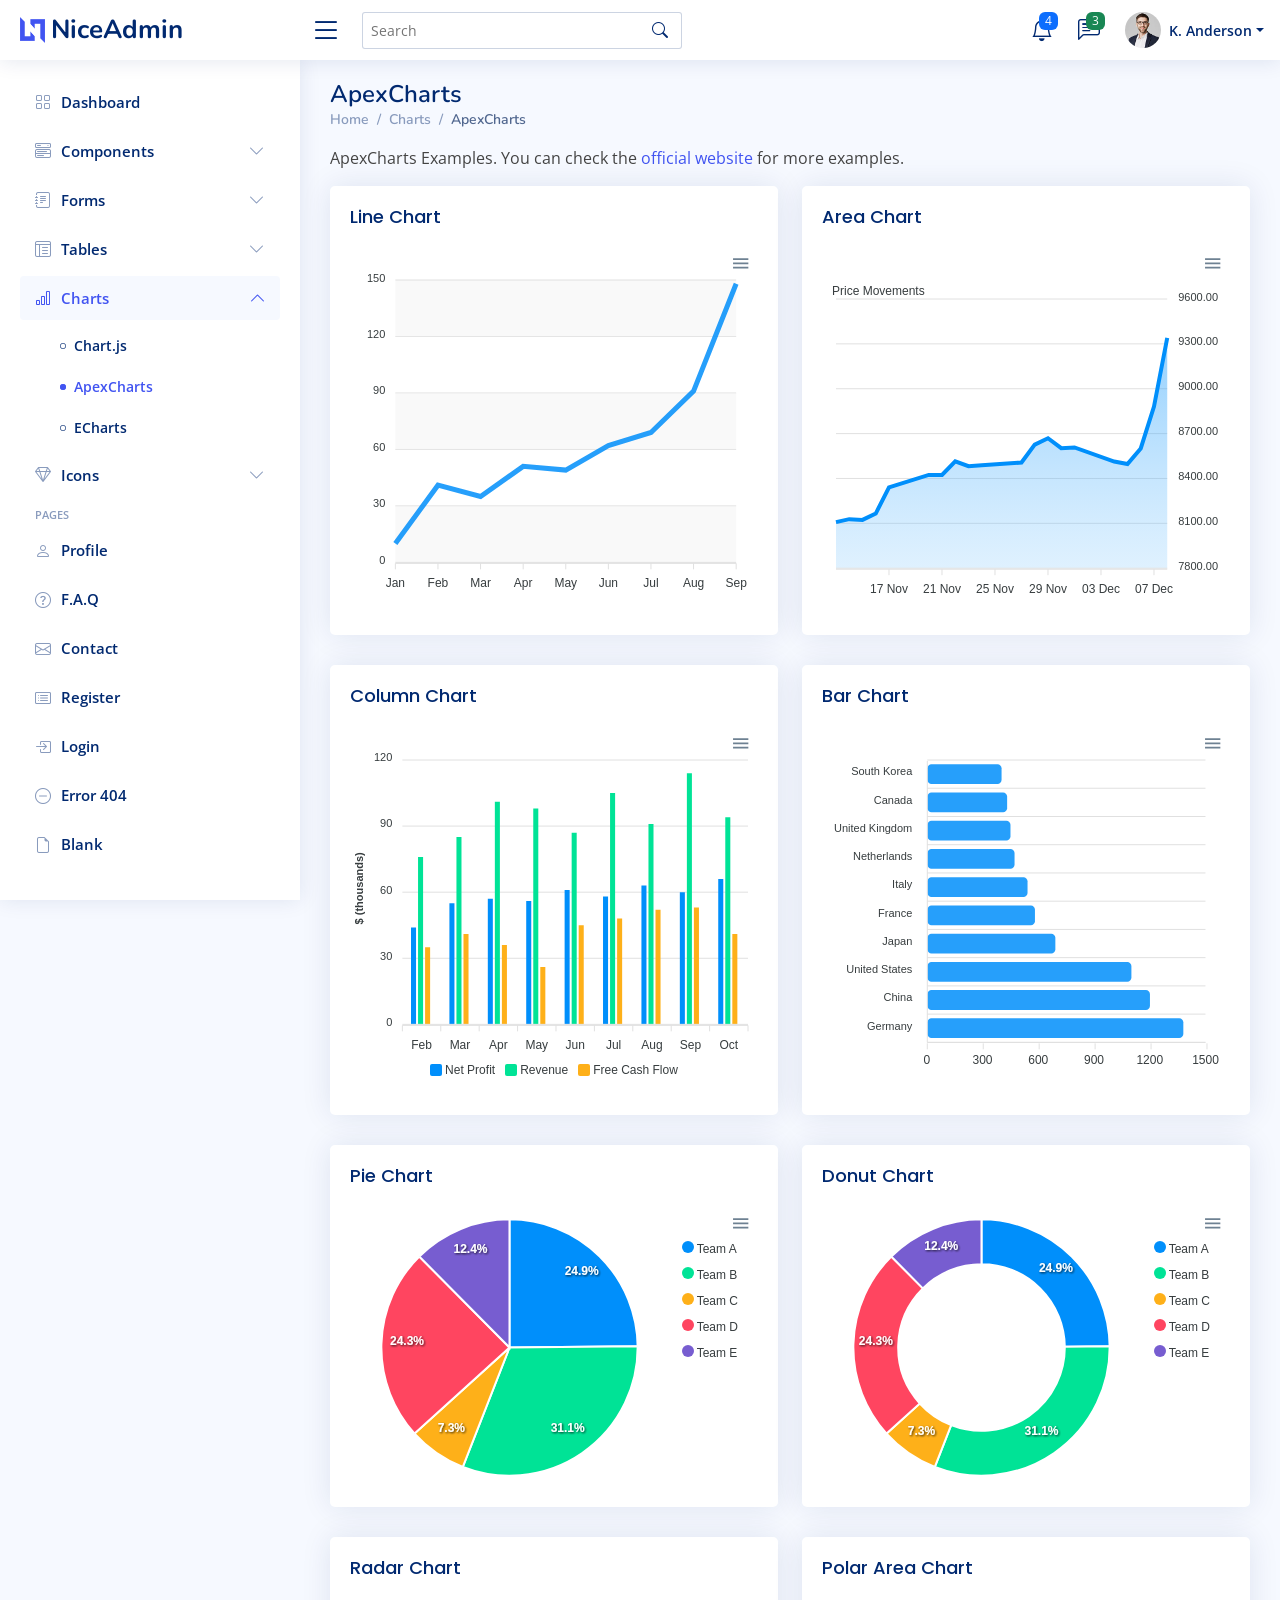
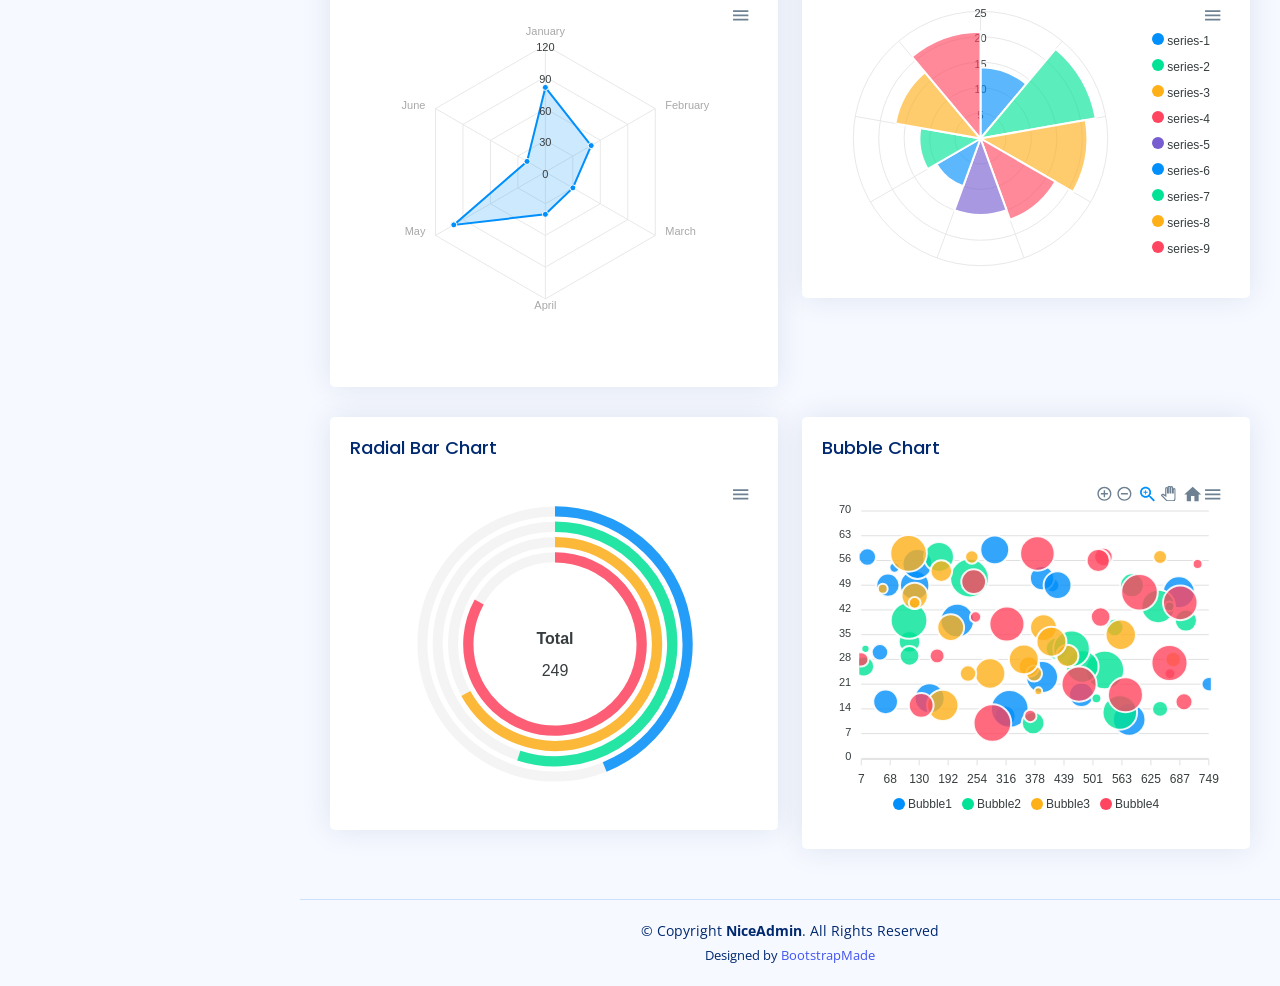
<file: recursos/charts-apexcharts.html>
<!DOCTYPE html>
<html lang="en">

<head>
  <meta charset="utf-8">
  <meta content="width=device-width, initial-scale=1.0" name="viewport">

  <title>Charts / ApexCharts - NiceAdmin Bootstrap Template</title>
  <meta content="" name="description">
  <meta content="" name="keywords">

  <!-- Favicons -->
  <link href="assets/img/favicon.png" rel="icon">
  <link href="assets/img/apple-touch-icon.png" rel="apple-touch-icon">

  <!-- Google Fonts -->
  <link href="https://fonts.gstatic.com" rel="preconnect">
  <link href="https://fonts.googleapis.com/css?family=Open+Sans:300,300i,400,400i,600,600i,700,700i|Nunito:300,300i,400,400i,600,600i,700,700i|Poppins:300,300i,400,400i,500,500i,600,600i,700,700i" rel="stylesheet">

  <!-- Vendor CSS Files -->
  <link href="assets/vendor/bootstrap/css/bootstrap.min.css" rel="stylesheet">
  <link href="assets/vendor/bootstrap-icons/bootstrap-icons.css" rel="stylesheet">
  <link href="assets/vendor/boxicons/css/boxicons.min.css" rel="stylesheet">
  <link href="assets/vendor/quill/quill.snow.css" rel="stylesheet">
  <link href="assets/vendor/quill/quill.bubble.css" rel="stylesheet">
  <link href="assets/vendor/remixicon/remixicon.css" rel="stylesheet">
  <link href="assets/vendor/simple-datatables/style.css" rel="stylesheet">

  <!-- Template Main CSS File -->
  <link href="assets/css/style.css" rel="stylesheet">

  <!-- =======================================================
  * Template Name: NiceAdmin
  * Updated: May 30 2023 with Bootstrap v5.3.0
  * Template URL: https://bootstrapmade.com/nice-admin-bootstrap-admin-html-template/
  * Author: BootstrapMade.com
  * License: https://bootstrapmade.com/license/
  ======================================================== -->
</head>

<body>

  <!-- ======= Header ======= -->
  <header id="header" class="header fixed-top d-flex align-items-center">

    <div class="d-flex align-items-center justify-content-between">
      <a href="index.html" class="logo d-flex align-items-center">
        <img src="assets/img/logo.png" alt="">
        <span class="d-none d-lg-block">NiceAdmin</span>
      </a>
      <i class="bi bi-list toggle-sidebar-btn"></i>
    </div><!-- End Logo -->

    <div class="search-bar">
      <form class="search-form d-flex align-items-center" method="POST" action="#">
        <input type="text" name="query" placeholder="Search" title="Enter search keyword">
        <button type="submit" title="Search"><i class="bi bi-search"></i></button>
      </form>
    </div><!-- End Search Bar -->

    <nav class="header-nav ms-auto">
      <ul class="d-flex align-items-center">

        <li class="nav-item d-block d-lg-none">
          <a class="nav-link nav-icon search-bar-toggle " href="#">
            <i class="bi bi-search"></i>
          </a>
        </li><!-- End Search Icon-->

        <li class="nav-item dropdown">

          <a class="nav-link nav-icon" href="#" data-bs-toggle="dropdown">
            <i class="bi bi-bell"></i>
            <span class="badge bg-primary badge-number">4</span>
          </a><!-- End Notification Icon -->

          <ul class="dropdown-menu dropdown-menu-end dropdown-menu-arrow notifications">
            <li class="dropdown-header">
              You have 4 new notifications
              <a href="#"><span class="badge rounded-pill bg-primary p-2 ms-2">View all</span></a>
            </li>
            <li>
              <hr class="dropdown-divider">
            </li>

            <li class="notification-item">
              <i class="bi bi-exclamation-circle text-warning"></i>
              <div>
                <h4>Lorem Ipsum</h4>
                <p>Quae dolorem earum veritatis oditseno</p>
                <p>30 min. ago</p>
              </div>
            </li>

            <li>
              <hr class="dropdown-divider">
            </li>

            <li class="notification-item">
              <i class="bi bi-x-circle text-danger"></i>
              <div>
                <h4>Atque rerum nesciunt</h4>
                <p>Quae dolorem earum veritatis oditseno</p>
                <p>1 hr. ago</p>
              </div>
            </li>

            <li>
              <hr class="dropdown-divider">
            </li>

            <li class="notification-item">
              <i class="bi bi-check-circle text-success"></i>
              <div>
                <h4>Sit rerum fuga</h4>
                <p>Quae dolorem earum veritatis oditseno</p>
                <p>2 hrs. ago</p>
              </div>
            </li>

            <li>
              <hr class="dropdown-divider">
            </li>

            <li class="notification-item">
              <i class="bi bi-info-circle text-primary"></i>
              <div>
                <h4>Dicta reprehenderit</h4>
                <p>Quae dolorem earum veritatis oditseno</p>
                <p>4 hrs. ago</p>
              </div>
            </li>

            <li>
              <hr class="dropdown-divider">
            </li>
            <li class="dropdown-footer">
              <a href="#">Show all notifications</a>
            </li>

          </ul><!-- End Notification Dropdown Items -->

        </li><!-- End Notification Nav -->

        <li class="nav-item dropdown">

          <a class="nav-link nav-icon" href="#" data-bs-toggle="dropdown">
            <i class="bi bi-chat-left-text"></i>
            <span class="badge bg-success badge-number">3</span>
          </a><!-- End Messages Icon -->

          <ul class="dropdown-menu dropdown-menu-end dropdown-menu-arrow messages">
            <li class="dropdown-header">
              You have 3 new messages
              <a href="#"><span class="badge rounded-pill bg-primary p-2 ms-2">View all</span></a>
            </li>
            <li>
              <hr class="dropdown-divider">
            </li>

            <li class="message-item">
              <a href="#">
                <img src="assets/img/messages-1.jpg" alt="" class="rounded-circle">
                <div>
                  <h4>Maria Hudson</h4>
                  <p>Velit asperiores et ducimus soluta repudiandae labore officia est ut...</p>
                  <p>4 hrs. ago</p>
                </div>
              </a>
            </li>
            <li>
              <hr class="dropdown-divider">
            </li>

            <li class="message-item">
              <a href="#">
                <img src="assets/img/messages-2.jpg" alt="" class="rounded-circle">
                <div>
                  <h4>Anna Nelson</h4>
                  <p>Velit asperiores et ducimus soluta repudiandae labore officia est ut...</p>
                  <p>6 hrs. ago</p>
                </div>
              </a>
            </li>
            <li>
              <hr class="dropdown-divider">
            </li>

            <li class="message-item">
              <a href="#">
                <img src="assets/img/messages-3.jpg" alt="" class="rounded-circle">
                <div>
                  <h4>David Muldon</h4>
                  <p>Velit asperiores et ducimus soluta repudiandae labore officia est ut...</p>
                  <p>8 hrs. ago</p>
                </div>
              </a>
            </li>
            <li>
              <hr class="dropdown-divider">
            </li>

            <li class="dropdown-footer">
              <a href="#">Show all messages</a>
            </li>

          </ul><!-- End Messages Dropdown Items -->

        </li><!-- End Messages Nav -->

        <li class="nav-item dropdown pe-3">

          <a class="nav-link nav-profile d-flex align-items-center pe-0" href="#" data-bs-toggle="dropdown">
            <img src="assets/img/profile-img.jpg" alt="Profile" class="rounded-circle">
            <span class="d-none d-md-block dropdown-toggle ps-2">K. Anderson</span>
          </a><!-- End Profile Iamge Icon -->

          <ul class="dropdown-menu dropdown-menu-end dropdown-menu-arrow profile">
            <li class="dropdown-header">
              <h6>Kevin Anderson</h6>
              <span>Web Designer</span>
            </li>
            <li>
              <hr class="dropdown-divider">
            </li>

            <li>
              <a class="dropdown-item d-flex align-items-center" href="users-profile.html">
                <i class="bi bi-person"></i>
                <span>My Profile</span>
              </a>
            </li>
            <li>
              <hr class="dropdown-divider">
            </li>

            <li>
              <a class="dropdown-item d-flex align-items-center" href="users-profile.html">
                <i class="bi bi-gear"></i>
                <span>Account Settings</span>
              </a>
            </li>
            <li>
              <hr class="dropdown-divider">
            </li>

            <li>
              <a class="dropdown-item d-flex align-items-center" href="pages-faq.html">
                <i class="bi bi-question-circle"></i>
                <span>Need Help?</span>
              </a>
            </li>
            <li>
              <hr class="dropdown-divider">
            </li>

            <li>
              <a class="dropdown-item d-flex align-items-center" href="#">
                <i class="bi bi-box-arrow-right"></i>
                <span>Sign Out</span>
              </a>
            </li>

          </ul><!-- End Profile Dropdown Items -->
        </li><!-- End Profile Nav -->

      </ul>
    </nav><!-- End Icons Navigation -->

  </header><!-- End Header -->

  <!-- ======= Sidebar ======= -->
  <aside id="sidebar" class="sidebar">

    <ul class="sidebar-nav" id="sidebar-nav">

      <li class="nav-item">
        <a class="nav-link collapsed" href="index.html">
          <i class="bi bi-grid"></i>
          <span>Dashboard</span>
        </a>
      </li><!-- End Dashboard Nav -->

      <li class="nav-item">
        <a class="nav-link collapsed" data-bs-target="#components-nav" data-bs-toggle="collapse" href="#">
          <i class="bi bi-menu-button-wide"></i><span>Components</span><i class="bi bi-chevron-down ms-auto"></i>
        </a>
        <ul id="components-nav" class="nav-content collapse " data-bs-parent="#sidebar-nav">
          <li>
            <a href="components-alerts.html">
              <i class="bi bi-circle"></i><span>Alerts</span>
            </a>
          </li>
          <li>
            <a href="components-accordion.html">
              <i class="bi bi-circle"></i><span>Accordion</span>
            </a>
          </li>
          <li>
            <a href="components-badges.html">
              <i class="bi bi-circle"></i><span>Badges</span>
            </a>
          </li>
          <li>
            <a href="components-breadcrumbs.html">
              <i class="bi bi-circle"></i><span>Breadcrumbs</span>
            </a>
          </li>
          <li>
            <a href="components-buttons.html">
              <i class="bi bi-circle"></i><span>Buttons</span>
            </a>
          </li>
          <li>
            <a href="components-cards.html">
              <i class="bi bi-circle"></i><span>Cards</span>
            </a>
          </li>
          <li>
            <a href="components-carousel.html">
              <i class="bi bi-circle"></i><span>Carousel</span>
            </a>
          </li>
          <li>
            <a href="components-list-group.html">
              <i class="bi bi-circle"></i><span>List group</span>
            </a>
          </li>
          <li>
            <a href="components-modal.html">
              <i class="bi bi-circle"></i><span>Modal</span>
            </a>
          </li>
          <li>
            <a href="components-tabs.html">
              <i class="bi bi-circle"></i><span>Tabs</span>
            </a>
          </li>
          <li>
            <a href="components-pagination.html">
              <i class="bi bi-circle"></i><span>Pagination</span>
            </a>
          </li>
          <li>
            <a href="components-progress.html">
              <i class="bi bi-circle"></i><span>Progress</span>
            </a>
          </li>
          <li>
            <a href="components-spinners.html">
              <i class="bi bi-circle"></i><span>Spinners</span>
            </a>
          </li>
          <li>
            <a href="components-tooltips.html">
              <i class="bi bi-circle"></i><span>Tooltips</span>
            </a>
          </li>
        </ul>
      </li><!-- End Components Nav -->

      <li class="nav-item">
        <a class="nav-link collapsed" data-bs-target="#forms-nav" data-bs-toggle="collapse" href="#">
          <i class="bi bi-journal-text"></i><span>Forms</span><i class="bi bi-chevron-down ms-auto"></i>
        </a>
        <ul id="forms-nav" class="nav-content collapse " data-bs-parent="#sidebar-nav">
          <li>
            <a href="forms-elements.html">
              <i class="bi bi-circle"></i><span>Form Elements</span>
            </a>
          </li>
          <li>
            <a href="forms-layouts.html">
              <i class="bi bi-circle"></i><span>Form Layouts</span>
            </a>
          </li>
          <li>
            <a href="forms-editors.html">
              <i class="bi bi-circle"></i><span>Form Editors</span>
            </a>
          </li>
          <li>
            <a href="forms-validation.html">
              <i class="bi bi-circle"></i><span>Form Validation</span>
            </a>
          </li>
        </ul>
      </li><!-- End Forms Nav -->

      <li class="nav-item">
        <a class="nav-link collapsed" data-bs-target="#tables-nav" data-bs-toggle="collapse" href="#">
          <i class="bi bi-layout-text-window-reverse"></i><span>Tables</span><i class="bi bi-chevron-down ms-auto"></i>
        </a>
        <ul id="tables-nav" class="nav-content collapse " data-bs-parent="#sidebar-nav">
          <li>
            <a href="tables-general.html">
              <i class="bi bi-circle"></i><span>General Tables</span>
            </a>
          </li>
          <li>
            <a href="tables-data.html">
              <i class="bi bi-circle"></i><span>Data Tables</span>
            </a>
          </li>
        </ul>
      </li><!-- End Tables Nav -->

      <li class="nav-item">
        <a class="nav-link " data-bs-target="#charts-nav" data-bs-toggle="collapse" href="#">
          <i class="bi bi-bar-chart"></i><span>Charts</span><i class="bi bi-chevron-down ms-auto"></i>
        </a>
        <ul id="charts-nav" class="nav-content collapse show" data-bs-parent="#sidebar-nav">
          <li>
            <a href="charts-chartjs.html">
              <i class="bi bi-circle"></i><span>Chart.js</span>
            </a>
          </li>
          <li>
            <a href="charts-apexcharts.html" class="active">
              <i class="bi bi-circle"></i><span>ApexCharts</span>
            </a>
          </li>
          <li>
            <a href="charts-echarts.html">
              <i class="bi bi-circle"></i><span>ECharts</span>
            </a>
          </li>
        </ul>
      </li><!-- End Charts Nav -->

      <li class="nav-item">
        <a class="nav-link collapsed" data-bs-target="#icons-nav" data-bs-toggle="collapse" href="#">
          <i class="bi bi-gem"></i><span>Icons</span><i class="bi bi-chevron-down ms-auto"></i>
        </a>
        <ul id="icons-nav" class="nav-content collapse " data-bs-parent="#sidebar-nav">
          <li>
            <a href="icons-bootstrap.html">
              <i class="bi bi-circle"></i><span>Bootstrap Icons</span>
            </a>
          </li>
          <li>
            <a href="icons-remix.html">
              <i class="bi bi-circle"></i><span>Remix Icons</span>
            </a>
          </li>
          <li>
            <a href="icons-boxicons.html">
              <i class="bi bi-circle"></i><span>Boxicons</span>
            </a>
          </li>
        </ul>
      </li><!-- End Icons Nav -->

      <li class="nav-heading">Pages</li>

      <li class="nav-item">
        <a class="nav-link collapsed" href="users-profile.html">
          <i class="bi bi-person"></i>
          <span>Profile</span>
        </a>
      </li><!-- End Profile Page Nav -->

      <li class="nav-item">
        <a class="nav-link collapsed" href="pages-faq.html">
          <i class="bi bi-question-circle"></i>
          <span>F.A.Q</span>
        </a>
      </li><!-- End F.A.Q Page Nav -->

      <li class="nav-item">
        <a class="nav-link collapsed" href="pages-contact.html">
          <i class="bi bi-envelope"></i>
          <span>Contact</span>
        </a>
      </li><!-- End Contact Page Nav -->

      <li class="nav-item">
        <a class="nav-link collapsed" href="pages-register.html">
          <i class="bi bi-card-list"></i>
          <span>Register</span>
        </a>
      </li><!-- End Register Page Nav -->

      <li class="nav-item">
        <a class="nav-link collapsed" href="pages-login.html">
          <i class="bi bi-box-arrow-in-right"></i>
          <span>Login</span>
        </a>
      </li><!-- End Login Page Nav -->

      <li class="nav-item">
        <a class="nav-link collapsed" href="pages-error-404.html">
          <i class="bi bi-dash-circle"></i>
          <span>Error 404</span>
        </a>
      </li><!-- End Error 404 Page Nav -->

      <li class="nav-item">
        <a class="nav-link collapsed" href="pages-blank.html">
          <i class="bi bi-file-earmark"></i>
          <span>Blank</span>
        </a>
      </li><!-- End Blank Page Nav -->

    </ul>

  </aside><!-- End Sidebar-->

  <main id="main" class="main">

    <div class="pagetitle">
      <h1>ApexCharts</h1>
      <nav>
        <ol class="breadcrumb">
          <li class="breadcrumb-item"><a href="index.html">Home</a></li>
          <li class="breadcrumb-item">Charts</li>
          <li class="breadcrumb-item active">ApexCharts</li>
        </ol>
      </nav>
    </div><!-- End Page Title -->

    <p>ApexCharts Examples. You can check the <a href="https://apexcharts.com/javascript-chart-demos/" target="_blank">official website</a> for more examples.</p>

    <section class="section">
      <div class="row">

        <div class="col-lg-6">
          <div class="card">
            <div class="card-body">
              <h5 class="card-title">Line Chart</h5>

              <!-- Line Chart -->
              <div id="lineChart"></div>

              <script>
                document.addEventListener("DOMContentLoaded", () => {
                  new ApexCharts(document.querySelector("#lineChart"), {
                    series: [{
                      name: "Desktops",
                      data: [10, 41, 35, 51, 49, 62, 69, 91, 148]
                    }],
                    chart: {
                      height: 350,
                      type: 'line',
                      zoom: {
                        enabled: false
                      }
                    },
                    dataLabels: {
                      enabled: false
                    },
                    stroke: {
                      curve: 'straight'
                    },
                    grid: {
                      row: {
                        colors: ['#f3f3f3', 'transparent'], // takes an array which will be repeated on columns
                        opacity: 0.5
                      },
                    },
                    xaxis: {
                      categories: ['Jan', 'Feb', 'Mar', 'Apr', 'May', 'Jun', 'Jul', 'Aug', 'Sep'],
                    }
                  }).render();
                });
              </script>
              <!-- End Line Chart -->

            </div>
          </div>
        </div>

        <div class="col-lg-6">
          <div class="card">
            <div class="card-body">
              <h5 class="card-title">Area Chart</h5>

              <!-- Area Chart -->
              <div id="areaChart"></div>

              <script>
                document.addEventListener("DOMContentLoaded", () => {
                  const series = {
                    "monthDataSeries1": {
                      "prices": [
                        8107.85,
                        8128.0,
                        8122.9,
                        8165.5,
                        8340.7,
                        8423.7,
                        8423.5,
                        8514.3,
                        8481.85,
                        8487.7,
                        8506.9,
                        8626.2,
                        8668.95,
                        8602.3,
                        8607.55,
                        8512.9,
                        8496.25,
                        8600.65,
                        8881.1,
                        9340.85
                      ],
                      "dates": [
                        "13 Nov 2017",
                        "14 Nov 2017",
                        "15 Nov 2017",
                        "16 Nov 2017",
                        "17 Nov 2017",
                        "20 Nov 2017",
                        "21 Nov 2017",
                        "22 Nov 2017",
                        "23 Nov 2017",
                        "24 Nov 2017",
                        "27 Nov 2017",
                        "28 Nov 2017",
                        "29 Nov 2017",
                        "30 Nov 2017",
                        "01 Dec 2017",
                        "04 Dec 2017",
                        "05 Dec 2017",
                        "06 Dec 2017",
                        "07 Dec 2017",
                        "08 Dec 2017"
                      ]
                    },
                    "monthDataSeries2": {
                      "prices": [
                        8423.7,
                        8423.5,
                        8514.3,
                        8481.85,
                        8487.7,
                        8506.9,
                        8626.2,
                        8668.95,
                        8602.3,
                        8607.55,
                        8512.9,
                        8496.25,
                        8600.65,
                        8881.1,
                        9040.85,
                        8340.7,
                        8165.5,
                        8122.9,
                        8107.85,
                        8128.0
                      ],
                      "dates": [
                        "13 Nov 2017",
                        "14 Nov 2017",
                        "15 Nov 2017",
                        "16 Nov 2017",
                        "17 Nov 2017",
                        "20 Nov 2017",
                        "21 Nov 2017",
                        "22 Nov 2017",
                        "23 Nov 2017",
                        "24 Nov 2017",
                        "27 Nov 2017",
                        "28 Nov 2017",
                        "29 Nov 2017",
                        "30 Nov 2017",
                        "01 Dec 2017",
                        "04 Dec 2017",
                        "05 Dec 2017",
                        "06 Dec 2017",
                        "07 Dec 2017",
                        "08 Dec 2017"
                      ]
                    },
                    "monthDataSeries3": {
                      "prices": [
                        7114.25,
                        7126.6,
                        7116.95,
                        7203.7,
                        7233.75,
                        7451.0,
                        7381.15,
                        7348.95,
                        7347.75,
                        7311.25,
                        7266.4,
                        7253.25,
                        7215.45,
                        7266.35,
                        7315.25,
                        7237.2,
                        7191.4,
                        7238.95,
                        7222.6,
                        7217.9,
                        7359.3,
                        7371.55,
                        7371.15,
                        7469.2,
                        7429.25,
                        7434.65,
                        7451.1,
                        7475.25,
                        7566.25,
                        7556.8,
                        7525.55,
                        7555.45,
                        7560.9,
                        7490.7,
                        7527.6,
                        7551.9,
                        7514.85,
                        7577.95,
                        7592.3,
                        7621.95,
                        7707.95,
                        7859.1,
                        7815.7,
                        7739.0,
                        7778.7,
                        7839.45,
                        7756.45,
                        7669.2,
                        7580.45,
                        7452.85,
                        7617.25,
                        7701.6,
                        7606.8,
                        7620.05,
                        7513.85,
                        7498.45,
                        7575.45,
                        7601.95,
                        7589.1,
                        7525.85,
                        7569.5,
                        7702.5,
                        7812.7,
                        7803.75,
                        7816.3,
                        7851.15,
                        7912.2,
                        7972.8,
                        8145.0,
                        8161.1,
                        8121.05,
                        8071.25,
                        8088.2,
                        8154.45,
                        8148.3,
                        8122.05,
                        8132.65,
                        8074.55,
                        7952.8,
                        7885.55,
                        7733.9,
                        7897.15,
                        7973.15,
                        7888.5,
                        7842.8,
                        7838.4,
                        7909.85,
                        7892.75,
                        7897.75,
                        7820.05,
                        7904.4,
                        7872.2,
                        7847.5,
                        7849.55,
                        7789.6,
                        7736.35,
                        7819.4,
                        7875.35,
                        7871.8,
                        8076.5,
                        8114.8,
                        8193.55,
                        8217.1,
                        8235.05,
                        8215.3,
                        8216.4,
                        8301.55,
                        8235.25,
                        8229.75,
                        8201.95,
                        8164.95,
                        8107.85,
                        8128.0,
                        8122.9,
                        8165.5,
                        8340.7,
                        8423.7,
                        8423.5,
                        8514.3,
                        8481.85,
                        8487.7,
                        8506.9,
                        8626.2
                      ],
                      "dates": [
                        "02 Jun 2017",
                        "05 Jun 2017",
                        "06 Jun 2017",
                        "07 Jun 2017",
                        "08 Jun 2017",
                        "09 Jun 2017",
                        "12 Jun 2017",
                        "13 Jun 2017",
                        "14 Jun 2017",
                        "15 Jun 2017",
                        "16 Jun 2017",
                        "19 Jun 2017",
                        "20 Jun 2017",
                        "21 Jun 2017",
                        "22 Jun 2017",
                        "23 Jun 2017",
                        "27 Jun 2017",
                        "28 Jun 2017",
                        "29 Jun 2017",
                        "30 Jun 2017",
                        "03 Jul 2017",
                        "04 Jul 2017",
                        "05 Jul 2017",
                        "06 Jul 2017",
                        "07 Jul 2017",
                        "10 Jul 2017",
                        "11 Jul 2017",
                        "12 Jul 2017",
                        "13 Jul 2017",
                        "14 Jul 2017",
                        "17 Jul 2017",
                        "18 Jul 2017",
                        "19 Jul 2017",
                        "20 Jul 2017",
                        "21 Jul 2017",
                        "24 Jul 2017",
                        "25 Jul 2017",
                        "26 Jul 2017",
                        "27 Jul 2017",
                        "28 Jul 2017",
                        "31 Jul 2017",
                        "01 Aug 2017",
                        "02 Aug 2017",
                        "03 Aug 2017",
                        "04 Aug 2017",
                        "07 Aug 2017",
                        "08 Aug 2017",
                        "09 Aug 2017",
                        "10 Aug 2017",
                        "11 Aug 2017",
                        "14 Aug 2017",
                        "16 Aug 2017",
                        "17 Aug 2017",
                        "18 Aug 2017",
                        "21 Aug 2017",
                        "22 Aug 2017",
                        "23 Aug 2017",
                        "24 Aug 2017",
                        "28 Aug 2017",
                        "29 Aug 2017",
                        "30 Aug 2017",
                        "31 Aug 2017",
                        "01 Sep 2017",
                        "04 Sep 2017",
                        "05 Sep 2017",
                        "06 Sep 2017",
                        "07 Sep 2017",
                        "08 Sep 2017",
                        "11 Sep 2017",
                        "12 Sep 2017",
                        "13 Sep 2017",
                        "14 Sep 2017",
                        "15 Sep 2017",
                        "18 Sep 2017",
                        "19 Sep 2017",
                        "20 Sep 2017",
                        "21 Sep 2017",
                        "22 Sep 2017",
                        "25 Sep 2017",
                        "26 Sep 2017",
                        "27 Sep 2017",
                        "28 Sep 2017",
                        "29 Sep 2017",
                        "03 Oct 2017",
                        "04 Oct 2017",
                        "05 Oct 2017",
                        "06 Oct 2017",
                        "09 Oct 2017",
                        "10 Oct 2017",
                        "11 Oct 2017",
                        "12 Oct 2017",
                        "13 Oct 2017",
                        "16 Oct 2017",
                        "17 Oct 2017",
                        "18 Oct 2017",
                        "19 Oct 2017",
                        "23 Oct 2017",
                        "24 Oct 2017",
                        "25 Oct 2017",
                        "26 Oct 2017",
                        "27 Oct 2017",
                        "30 Oct 2017",
                        "31 Oct 2017",
                        "01 Nov 2017",
                        "02 Nov 2017",
                        "03 Nov 2017",
                        "06 Nov 2017",
                        "07 Nov 2017",
                        "08 Nov 2017",
                        "09 Nov 2017",
                        "10 Nov 2017",
                        "13 Nov 2017",
                        "14 Nov 2017",
                        "15 Nov 2017",
                        "16 Nov 2017",
                        "17 Nov 2017",
                        "20 Nov 2017",
                        "21 Nov 2017",
                        "22 Nov 2017",
                        "23 Nov 2017",
                        "24 Nov 2017",
                        "27 Nov 2017",
                        "28 Nov 2017"
                      ]
                    }
                  }
                  new ApexCharts(document.querySelector("#areaChart"), {
                    series: [{
                      name: "STOCK ABC",
                      data: series.monthDataSeries1.prices
                    }],
                    chart: {
                      type: 'area',
                      height: 350,
                      zoom: {
                        enabled: false
                      }
                    },
                    dataLabels: {
                      enabled: false
                    },
                    stroke: {
                      curve: 'straight'
                    },
                    subtitle: {
                      text: 'Price Movements',
                      align: 'left'
                    },
                    labels: series.monthDataSeries1.dates,
                    xaxis: {
                      type: 'datetime',
                    },
                    yaxis: {
                      opposite: true
                    },
                    legend: {
                      horizontalAlign: 'left'
                    }
                  }).render();
                });
              </script>
              <!-- End Area Chart -->

            </div>
          </div>
        </div>

        <div class="col-lg-6">
          <div class="card">
            <div class="card-body">
              <h5 class="card-title">Column Chart</h5>

              <!-- Column Chart -->
              <div id="columnChart"></div>

              <script>
                document.addEventListener("DOMContentLoaded", () => {
                  new ApexCharts(document.querySelector("#columnChart"), {
                    series: [{
                      name: 'Net Profit',
                      data: [44, 55, 57, 56, 61, 58, 63, 60, 66]
                    }, {
                      name: 'Revenue',
                      data: [76, 85, 101, 98, 87, 105, 91, 114, 94]
                    }, {
                      name: 'Free Cash Flow',
                      data: [35, 41, 36, 26, 45, 48, 52, 53, 41]
                    }],
                    chart: {
                      type: 'bar',
                      height: 350
                    },
                    plotOptions: {
                      bar: {
                        horizontal: false,
                        columnWidth: '55%',
                        endingShape: 'rounded'
                      },
                    },
                    dataLabels: {
                      enabled: false
                    },
                    stroke: {
                      show: true,
                      width: 2,
                      colors: ['transparent']
                    },
                    xaxis: {
                      categories: ['Feb', 'Mar', 'Apr', 'May', 'Jun', 'Jul', 'Aug', 'Sep', 'Oct'],
                    },
                    yaxis: {
                      title: {
                        text: '$ (thousands)'
                      }
                    },
                    fill: {
                      opacity: 1
                    },
                    tooltip: {
                      y: {
                        formatter: function(val) {
                          return "$ " + val + " thousands"
                        }
                      }
                    }
                  }).render();
                });
              </script>
              <!-- End Column Chart -->

            </div>
          </div>
        </div>

        <div class="col-lg-6">
          <div class="card">
            <div class="card-body">
              <h5 class="card-title">Bar Chart</h5>

              <!-- Bar Chart -->
              <div id="barChart"></div>

              <script>
                document.addEventListener("DOMContentLoaded", () => {
                  new ApexCharts(document.querySelector("#barChart"), {
                    series: [{
                      data: [400, 430, 448, 470, 540, 580, 690, 1100, 1200, 1380]
                    }],
                    chart: {
                      type: 'bar',
                      height: 350
                    },
                    plotOptions: {
                      bar: {
                        borderRadius: 4,
                        horizontal: true,
                      }
                    },
                    dataLabels: {
                      enabled: false
                    },
                    xaxis: {
                      categories: ['South Korea', 'Canada', 'United Kingdom', 'Netherlands', 'Italy', 'France', 'Japan',
                        'United States', 'China', 'Germany'
                      ],
                    }
                  }).render();
                });
              </script>
              <!-- End Bar Chart -->

            </div>
          </div>
        </div>

        <div class="col-lg-6">
          <div class="card">
            <div class="card-body">
              <h5 class="card-title">Pie Chart</h5>

              <!-- Pie Chart -->
              <div id="pieChart"></div>

              <script>
                document.addEventListener("DOMContentLoaded", () => {
                  new ApexCharts(document.querySelector("#pieChart"), {
                    series: [44, 55, 13, 43, 22],
                    chart: {
                      height: 350,
                      type: 'pie',
                      toolbar: {
                        show: true
                      }
                    },
                    labels: ['Team A', 'Team B', 'Team C', 'Team D', 'Team E']
                  }).render();
                });
              </script>
              <!-- End Pie Chart -->

            </div>
          </div>
        </div>

        <div class="col-lg-6">
          <div class="card">
            <div class="card-body">
              <h5 class="card-title">Donut Chart</h5>

              <!-- Donut Chart -->
              <div id="donutChart"></div>

              <script>
                document.addEventListener("DOMContentLoaded", () => {
                  new ApexCharts(document.querySelector("#donutChart"), {
                    series: [44, 55, 13, 43, 22],
                    chart: {
                      height: 350,
                      type: 'donut',
                      toolbar: {
                        show: true
                      }
                    },
                    labels: ['Team A', 'Team B', 'Team C', 'Team D', 'Team E'],
                  }).render();
                });
              </script>
              <!-- End Donut Chart -->

            </div>
          </div>
        </div>

        <div class="col-lg-6">
          <div class="card">
            <div class="card-body">
              <h5 class="card-title">Radar Chart</h5>

              <!-- Radar Chart -->
              <div id="radarChart"></div>

              <script>
                document.addEventListener("DOMContentLoaded", () => {
                  new ApexCharts(document.querySelector("#radarChart"), {
                    series: [{
                      name: 'Series 1',
                      data: [80, 50, 30, 40, 100, 20],
                    }],
                    chart: {
                      height: 350,
                      type: 'radar',
                    },
                    xaxis: {
                      categories: ['January', 'February', 'March', 'April', 'May', 'June']
                    }
                  }).render();
                });
              </script>
              <!-- End Radar Chart -->

            </div>
          </div>
        </div>

        <div class="col-lg-6">
          <div class="card">
            <div class="card-body">
              <h5 class="card-title">Polar Area Chart</h5>

              <!-- Polar Area Chart -->
              <div id="polarAreaChart"></div>

              <script>
                document.addEventListener("DOMContentLoaded", () => {
                  new ApexCharts(document.querySelector("#polarAreaChart"), {
                    series: [14, 23, 21, 17, 15, 10, 12, 17, 21],
                    chart: {
                      type: 'polarArea',
                      height: 350,
                      toolbar: {
                        show: true
                      }
                    },
                    stroke: {
                      colors: ['#fff']
                    },
                    fill: {
                      opacity: 0.8
                    }
                  }).render();
                });
              </script>
              <!-- End Polar Area Chart -->

            </div>
          </div>
        </div>

        <div class="col-lg-6">
          <div class="card">
            <div class="card-body">
              <h5 class="card-title">Radial Bar Chart</h5>

              <!-- Radial Bar Chart -->
              <div id="radialBarChart"></div>

              <script>
                document.addEventListener("DOMContentLoaded", () => {
                  new ApexCharts(document.querySelector("#radialBarChart"), {
                    series: [44, 55, 67, 83],
                    chart: {
                      height: 350,
                      type: 'radialBar',
                      toolbar: {
                        show: true
                      }
                    },
                    plotOptions: {
                      radialBar: {
                        dataLabels: {
                          name: {
                            fontSize: '22px',
                          },
                          value: {
                            fontSize: '16px',
                          },
                          total: {
                            show: true,
                            label: 'Total',
                            formatter: function(w) {
                              // By default this function returns the average of all series. The below is just an example to show the use of custom formatter function
                              return 249
                            }
                          }
                        }
                      }
                    },
                    labels: ['Apples', 'Oranges', 'Bananas', 'Berries'],
                  }).render();
                });
              </script>
              <!-- End Radial Bar Chart -->

            </div>
          </div>
        </div>

        <div class="col-lg-6">
          <div class="card">
            <div class="card-body">
              <h5 class="card-title">Bubble Chart</h5>

              <!-- Bubble Chart -->
              <div id="bubbleChart"></div>

              <script>
                document.addEventListener("DOMContentLoaded", () => {
                  function generateData(baseval, count, yrange) {
                    var i = 0;
                    var series = [];
                    while (i < count) {
                      var x = Math.floor(Math.random() * (750 - 1 + 1)) + 1;;
                      var y = Math.floor(Math.random() * (yrange.max - yrange.min + 1)) + yrange.min;
                      var z = Math.floor(Math.random() * (75 - 15 + 1)) + 15;
                      series.push([x, y, z]);
                      baseval += 86400000;
                      i++;
                    }
                    return series;
                  }
                  new ApexCharts(document.querySelector("#bubbleChart"), {
                    series: [{
                        name: 'Bubble1',
                        data: generateData(new Date('11 Feb 2017 GMT').getTime(), 20, {
                          min: 10,
                          max: 60
                        })
                      },
                      {
                        name: 'Bubble2',
                        data: generateData(new Date('11 Feb 2017 GMT').getTime(), 20, {
                          min: 10,
                          max: 60
                        })
                      },
                      {
                        name: 'Bubble3',
                        data: generateData(new Date('11 Feb 2017 GMT').getTime(), 20, {
                          min: 10,
                          max: 60
                        })
                      },
                      {
                        name: 'Bubble4',
                        data: generateData(new Date('11 Feb 2017 GMT').getTime(), 20, {
                          min: 10,
                          max: 60
                        })
                      }
                    ],
                    chart: {
                      height: 333,
                      type: 'bubble',
                    },
                    dataLabels: {
                      enabled: false
                    },
                    fill: {
                      opacity: 0.8
                    },
                    xaxis: {
                      tickAmount: 12,
                      type: 'category',
                    },
                    yaxis: {
                      max: 70
                    }
                  }).render();
                });
              </script>
              <!-- End Bubble Chart -->

            </div>
          </div>
        </div>

      </div>
    </section>

  </main><!-- End #main -->

  <!-- ======= Footer ======= -->
  <footer id="footer" class="footer">
    <div class="copyright">
      &copy; Copyright <strong><span>NiceAdmin</span></strong>. All Rights Reserved
    </div>
    <div class="credits">
      <!-- All the links in the footer should remain intact. -->
      <!-- You can delete the links only if you purchased the pro version. -->
      <!-- Licensing information: https://bootstrapmade.com/license/ -->
      <!-- Purchase the pro version with working PHP/AJAX contact form: https://bootstrapmade.com/nice-admin-bootstrap-admin-html-template/ -->
      Designed by <a href="https://bootstrapmade.com/">BootstrapMade</a>
    </div>
  </footer><!-- End Footer -->

  <a href="#" class="back-to-top d-flex align-items-center justify-content-center"><i class="bi bi-arrow-up-short"></i></a>

  <!-- Vendor JS Files -->
  <script src="assets/vendor/apexcharts/apexcharts.min.js"></script>
  <script src="assets/vendor/bootstrap/js/bootstrap.bundle.min.js"></script>
  <script src="assets/vendor/chart.js/chart.umd.js"></script>
  <script src="assets/vendor/echarts/echarts.min.js"></script>
  <script src="assets/vendor/quill/quill.min.js"></script>
  <script src="assets/vendor/simple-datatables/simple-datatables.js"></script>
  <script src="assets/vendor/tinymce/tinymce.min.js"></script>
  <script src="assets/vendor/php-email-form/validate.js"></script>

  <!-- Template Main JS File -->
  <script src="assets/js/main.js"></script>

</body>

</html>
</file>
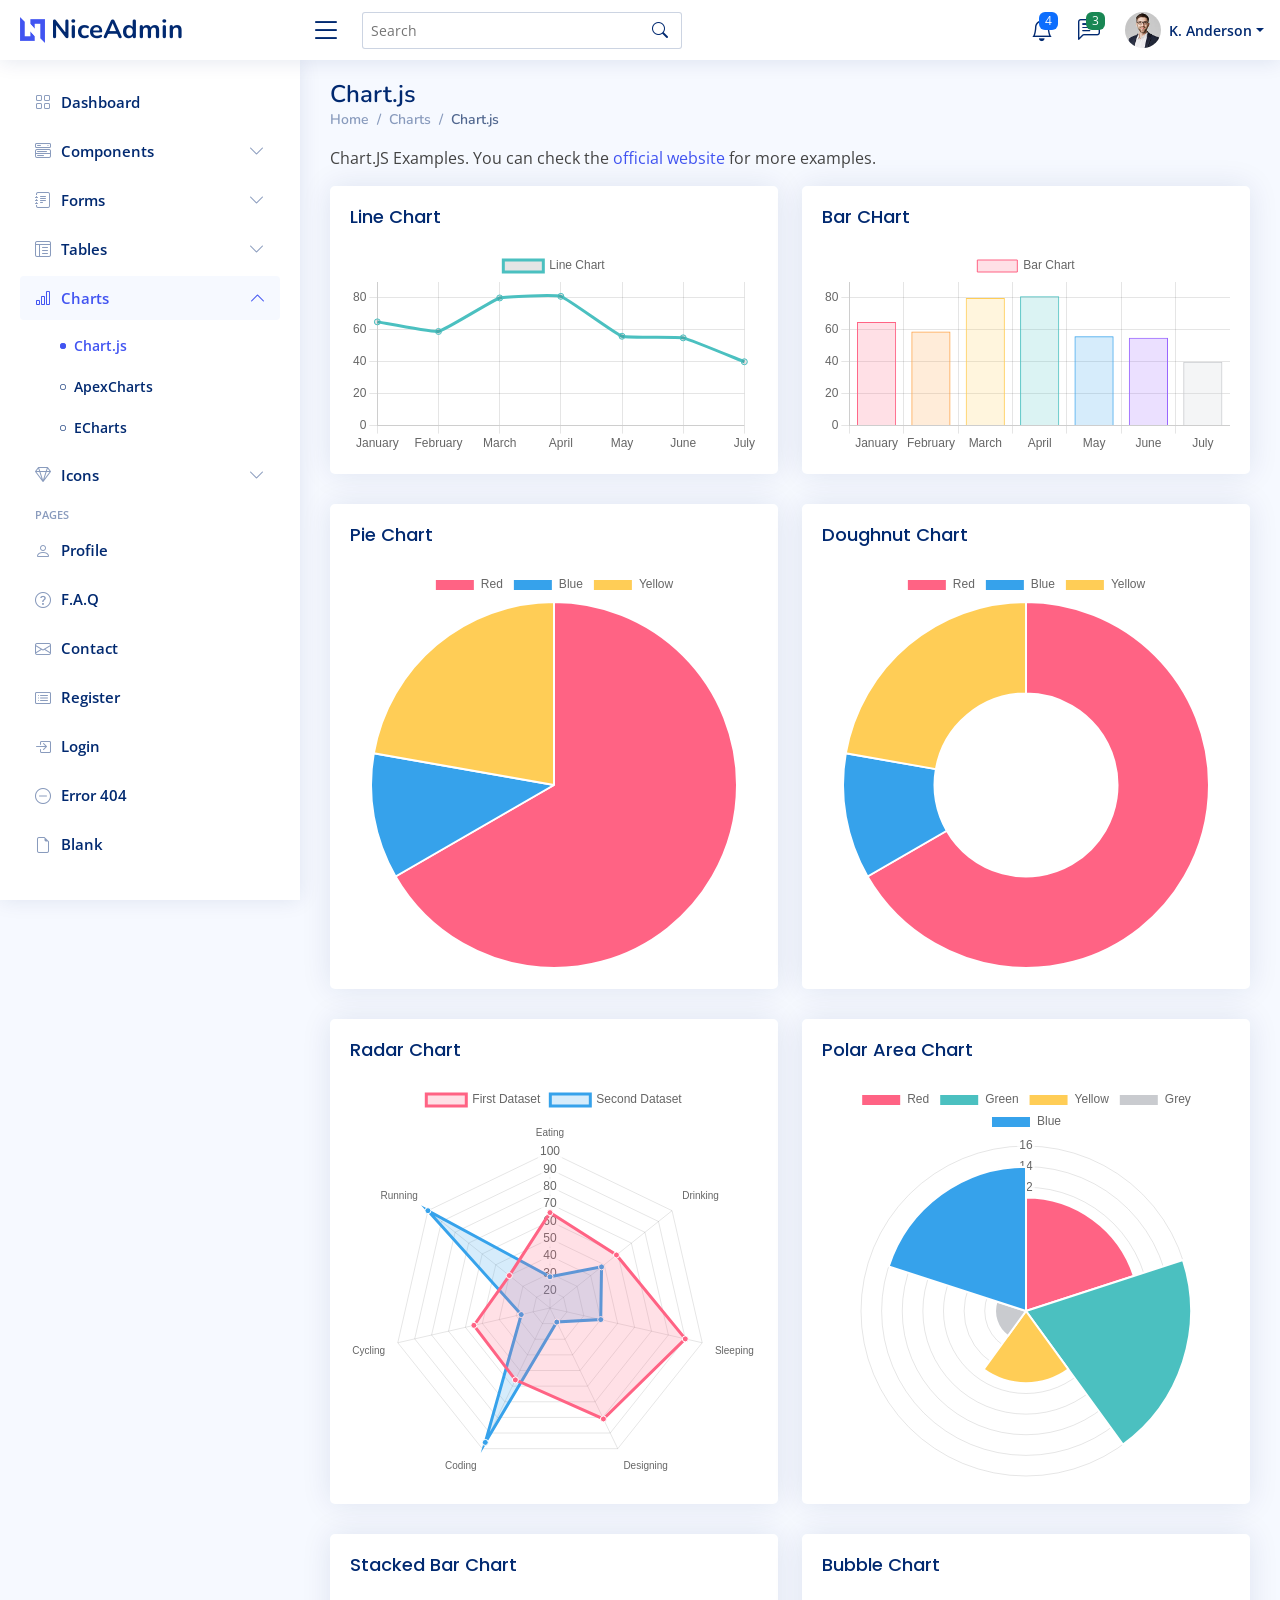
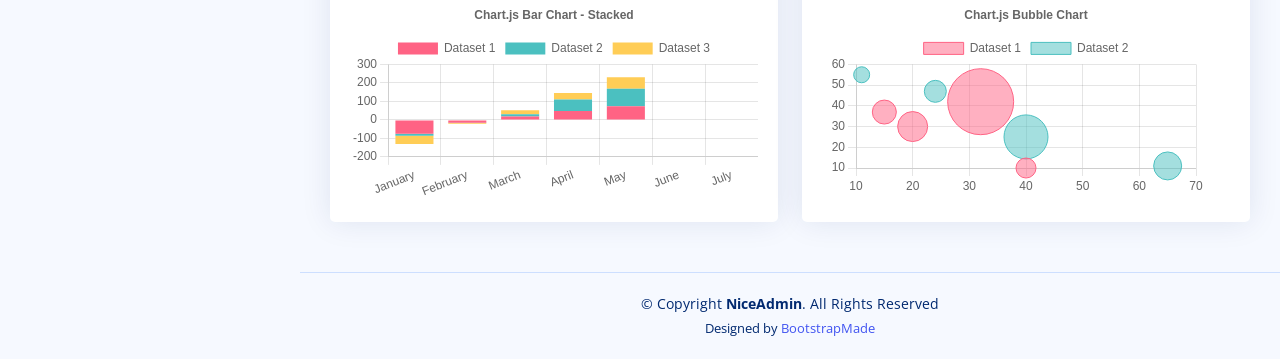
<file: recursos/charts-chartjs.html>
<!DOCTYPE html>
<html lang="en">

<head>
  <meta charset="utf-8">
  <meta content="width=device-width, initial-scale=1.0" name="viewport">

  <title>Charts / Chart.js - NiceAdmin Bootstrap Template</title>
  <meta content="" name="description">
  <meta content="" name="keywords">

  <!-- Favicons -->
  <link href="assets/img/favicon.png" rel="icon">
  <link href="assets/img/apple-touch-icon.png" rel="apple-touch-icon">

  <!-- Google Fonts -->
  <link href="https://fonts.gstatic.com" rel="preconnect">
  <link href="https://fonts.googleapis.com/css?family=Open+Sans:300,300i,400,400i,600,600i,700,700i|Nunito:300,300i,400,400i,600,600i,700,700i|Poppins:300,300i,400,400i,500,500i,600,600i,700,700i" rel="stylesheet">

  <!-- Vendor CSS Files -->
  <link href="assets/vendor/bootstrap/css/bootstrap.min.css" rel="stylesheet">
  <link href="assets/vendor/bootstrap-icons/bootstrap-icons.css" rel="stylesheet">
  <link href="assets/vendor/boxicons/css/boxicons.min.css" rel="stylesheet">
  <link href="assets/vendor/quill/quill.snow.css" rel="stylesheet">
  <link href="assets/vendor/quill/quill.bubble.css" rel="stylesheet">
  <link href="assets/vendor/remixicon/remixicon.css" rel="stylesheet">
  <link href="assets/vendor/simple-datatables/style.css" rel="stylesheet">

  <!-- Template Main CSS File -->
  <link href="assets/css/style.css" rel="stylesheet">

  <!-- =======================================================
  * Template Name: NiceAdmin
  * Updated: May 30 2023 with Bootstrap v5.3.0
  * Template URL: https://bootstrapmade.com/nice-admin-bootstrap-admin-html-template/
  * Author: BootstrapMade.com
  * License: https://bootstrapmade.com/license/
  ======================================================== -->
</head>

<body>

  <!-- ======= Header ======= -->
  <header id="header" class="header fixed-top d-flex align-items-center">

    <div class="d-flex align-items-center justify-content-between">
      <a href="index.html" class="logo d-flex align-items-center">
        <img src="assets/img/logo.png" alt="">
        <span class="d-none d-lg-block">NiceAdmin</span>
      </a>
      <i class="bi bi-list toggle-sidebar-btn"></i>
    </div><!-- End Logo -->

    <div class="search-bar">
      <form class="search-form d-flex align-items-center" method="POST" action="#">
        <input type="text" name="query" placeholder="Search" title="Enter search keyword">
        <button type="submit" title="Search"><i class="bi bi-search"></i></button>
      </form>
    </div><!-- End Search Bar -->

    <nav class="header-nav ms-auto">
      <ul class="d-flex align-items-center">

        <li class="nav-item d-block d-lg-none">
          <a class="nav-link nav-icon search-bar-toggle " href="#">
            <i class="bi bi-search"></i>
          </a>
        </li><!-- End Search Icon-->

        <li class="nav-item dropdown">

          <a class="nav-link nav-icon" href="#" data-bs-toggle="dropdown">
            <i class="bi bi-bell"></i>
            <span class="badge bg-primary badge-number">4</span>
          </a><!-- End Notification Icon -->

          <ul class="dropdown-menu dropdown-menu-end dropdown-menu-arrow notifications">
            <li class="dropdown-header">
              You have 4 new notifications
              <a href="#"><span class="badge rounded-pill bg-primary p-2 ms-2">View all</span></a>
            </li>
            <li>
              <hr class="dropdown-divider">
            </li>

            <li class="notification-item">
              <i class="bi bi-exclamation-circle text-warning"></i>
              <div>
                <h4>Lorem Ipsum</h4>
                <p>Quae dolorem earum veritatis oditseno</p>
                <p>30 min. ago</p>
              </div>
            </li>

            <li>
              <hr class="dropdown-divider">
            </li>

            <li class="notification-item">
              <i class="bi bi-x-circle text-danger"></i>
              <div>
                <h4>Atque rerum nesciunt</h4>
                <p>Quae dolorem earum veritatis oditseno</p>
                <p>1 hr. ago</p>
              </div>
            </li>

            <li>
              <hr class="dropdown-divider">
            </li>

            <li class="notification-item">
              <i class="bi bi-check-circle text-success"></i>
              <div>
                <h4>Sit rerum fuga</h4>
                <p>Quae dolorem earum veritatis oditseno</p>
                <p>2 hrs. ago</p>
              </div>
            </li>

            <li>
              <hr class="dropdown-divider">
            </li>

            <li class="notification-item">
              <i class="bi bi-info-circle text-primary"></i>
              <div>
                <h4>Dicta reprehenderit</h4>
                <p>Quae dolorem earum veritatis oditseno</p>
                <p>4 hrs. ago</p>
              </div>
            </li>

            <li>
              <hr class="dropdown-divider">
            </li>
            <li class="dropdown-footer">
              <a href="#">Show all notifications</a>
            </li>

          </ul><!-- End Notification Dropdown Items -->

        </li><!-- End Notification Nav -->

        <li class="nav-item dropdown">

          <a class="nav-link nav-icon" href="#" data-bs-toggle="dropdown">
            <i class="bi bi-chat-left-text"></i>
            <span class="badge bg-success badge-number">3</span>
          </a><!-- End Messages Icon -->

          <ul class="dropdown-menu dropdown-menu-end dropdown-menu-arrow messages">
            <li class="dropdown-header">
              You have 3 new messages
              <a href="#"><span class="badge rounded-pill bg-primary p-2 ms-2">View all</span></a>
            </li>
            <li>
              <hr class="dropdown-divider">
            </li>

            <li class="message-item">
              <a href="#">
                <img src="assets/img/messages-1.jpg" alt="" class="rounded-circle">
                <div>
                  <h4>Maria Hudson</h4>
                  <p>Velit asperiores et ducimus soluta repudiandae labore officia est ut...</p>
                  <p>4 hrs. ago</p>
                </div>
              </a>
            </li>
            <li>
              <hr class="dropdown-divider">
            </li>

            <li class="message-item">
              <a href="#">
                <img src="assets/img/messages-2.jpg" alt="" class="rounded-circle">
                <div>
                  <h4>Anna Nelson</h4>
                  <p>Velit asperiores et ducimus soluta repudiandae labore officia est ut...</p>
                  <p>6 hrs. ago</p>
                </div>
              </a>
            </li>
            <li>
              <hr class="dropdown-divider">
            </li>

            <li class="message-item">
              <a href="#">
                <img src="assets/img/messages-3.jpg" alt="" class="rounded-circle">
                <div>
                  <h4>David Muldon</h4>
                  <p>Velit asperiores et ducimus soluta repudiandae labore officia est ut...</p>
                  <p>8 hrs. ago</p>
                </div>
              </a>
            </li>
            <li>
              <hr class="dropdown-divider">
            </li>

            <li class="dropdown-footer">
              <a href="#">Show all messages</a>
            </li>

          </ul><!-- End Messages Dropdown Items -->

        </li><!-- End Messages Nav -->

        <li class="nav-item dropdown pe-3">

          <a class="nav-link nav-profile d-flex align-items-center pe-0" href="#" data-bs-toggle="dropdown">
            <img src="assets/img/profile-img.jpg" alt="Profile" class="rounded-circle">
            <span class="d-none d-md-block dropdown-toggle ps-2">K. Anderson</span>
          </a><!-- End Profile Iamge Icon -->

          <ul class="dropdown-menu dropdown-menu-end dropdown-menu-arrow profile">
            <li class="dropdown-header">
              <h6>Kevin Anderson</h6>
              <span>Web Designer</span>
            </li>
            <li>
              <hr class="dropdown-divider">
            </li>

            <li>
              <a class="dropdown-item d-flex align-items-center" href="users-profile.html">
                <i class="bi bi-person"></i>
                <span>My Profile</span>
              </a>
            </li>
            <li>
              <hr class="dropdown-divider">
            </li>

            <li>
              <a class="dropdown-item d-flex align-items-center" href="users-profile.html">
                <i class="bi bi-gear"></i>
                <span>Account Settings</span>
              </a>
            </li>
            <li>
              <hr class="dropdown-divider">
            </li>

            <li>
              <a class="dropdown-item d-flex align-items-center" href="pages-faq.html">
                <i class="bi bi-question-circle"></i>
                <span>Need Help?</span>
              </a>
            </li>
            <li>
              <hr class="dropdown-divider">
            </li>

            <li>
              <a class="dropdown-item d-flex align-items-center" href="#">
                <i class="bi bi-box-arrow-right"></i>
                <span>Sign Out</span>
              </a>
            </li>

          </ul><!-- End Profile Dropdown Items -->
        </li><!-- End Profile Nav -->

      </ul>
    </nav><!-- End Icons Navigation -->

  </header><!-- End Header -->

  <!-- ======= Sidebar ======= -->
  <aside id="sidebar" class="sidebar">

    <ul class="sidebar-nav" id="sidebar-nav">

      <li class="nav-item">
        <a class="nav-link collapsed" href="index.html">
          <i class="bi bi-grid"></i>
          <span>Dashboard</span>
        </a>
      </li><!-- End Dashboard Nav -->

      <li class="nav-item">
        <a class="nav-link collapsed" data-bs-target="#components-nav" data-bs-toggle="collapse" href="#">
          <i class="bi bi-menu-button-wide"></i><span>Components</span><i class="bi bi-chevron-down ms-auto"></i>
        </a>
        <ul id="components-nav" class="nav-content collapse " data-bs-parent="#sidebar-nav">
          <li>
            <a href="components-alerts.html">
              <i class="bi bi-circle"></i><span>Alerts</span>
            </a>
          </li>
          <li>
            <a href="components-accordion.html">
              <i class="bi bi-circle"></i><span>Accordion</span>
            </a>
          </li>
          <li>
            <a href="components-badges.html">
              <i class="bi bi-circle"></i><span>Badges</span>
            </a>
          </li>
          <li>
            <a href="components-breadcrumbs.html">
              <i class="bi bi-circle"></i><span>Breadcrumbs</span>
            </a>
          </li>
          <li>
            <a href="components-buttons.html">
              <i class="bi bi-circle"></i><span>Buttons</span>
            </a>
          </li>
          <li>
            <a href="components-cards.html">
              <i class="bi bi-circle"></i><span>Cards</span>
            </a>
          </li>
          <li>
            <a href="components-carousel.html">
              <i class="bi bi-circle"></i><span>Carousel</span>
            </a>
          </li>
          <li>
            <a href="components-list-group.html">
              <i class="bi bi-circle"></i><span>List group</span>
            </a>
          </li>
          <li>
            <a href="components-modal.html">
              <i class="bi bi-circle"></i><span>Modal</span>
            </a>
          </li>
          <li>
            <a href="components-tabs.html">
              <i class="bi bi-circle"></i><span>Tabs</span>
            </a>
          </li>
          <li>
            <a href="components-pagination.html">
              <i class="bi bi-circle"></i><span>Pagination</span>
            </a>
          </li>
          <li>
            <a href="components-progress.html">
              <i class="bi bi-circle"></i><span>Progress</span>
            </a>
          </li>
          <li>
            <a href="components-spinners.html">
              <i class="bi bi-circle"></i><span>Spinners</span>
            </a>
          </li>
          <li>
            <a href="components-tooltips.html">
              <i class="bi bi-circle"></i><span>Tooltips</span>
            </a>
          </li>
        </ul>
      </li><!-- End Components Nav -->

      <li class="nav-item">
        <a class="nav-link collapsed" data-bs-target="#forms-nav" data-bs-toggle="collapse" href="#">
          <i class="bi bi-journal-text"></i><span>Forms</span><i class="bi bi-chevron-down ms-auto"></i>
        </a>
        <ul id="forms-nav" class="nav-content collapse " data-bs-parent="#sidebar-nav">
          <li>
            <a href="forms-elements.html">
              <i class="bi bi-circle"></i><span>Form Elements</span>
            </a>
          </li>
          <li>
            <a href="forms-layouts.html">
              <i class="bi bi-circle"></i><span>Form Layouts</span>
            </a>
          </li>
          <li>
            <a href="forms-editors.html">
              <i class="bi bi-circle"></i><span>Form Editors</span>
            </a>
          </li>
          <li>
            <a href="forms-validation.html">
              <i class="bi bi-circle"></i><span>Form Validation</span>
            </a>
          </li>
        </ul>
      </li><!-- End Forms Nav -->

      <li class="nav-item">
        <a class="nav-link collapsed" data-bs-target="#tables-nav" data-bs-toggle="collapse" href="#">
          <i class="bi bi-layout-text-window-reverse"></i><span>Tables</span><i class="bi bi-chevron-down ms-auto"></i>
        </a>
        <ul id="tables-nav" class="nav-content collapse " data-bs-parent="#sidebar-nav">
          <li>
            <a href="tables-general.html">
              <i class="bi bi-circle"></i><span>General Tables</span>
            </a>
          </li>
          <li>
            <a href="tables-data.html">
              <i class="bi bi-circle"></i><span>Data Tables</span>
            </a>
          </li>
        </ul>
      </li><!-- End Tables Nav -->

      <li class="nav-item">
        <a class="nav-link " data-bs-target="#charts-nav" data-bs-toggle="collapse" href="#">
          <i class="bi bi-bar-chart"></i><span>Charts</span><i class="bi bi-chevron-down ms-auto"></i>
        </a>
        <ul id="charts-nav" class="nav-content collapse show" data-bs-parent="#sidebar-nav">
          <li>
            <a href="charts-chartjs.html" class="active">
              <i class="bi bi-circle"></i><span>Chart.js</span>
            </a>
          </li>
          <li>
            <a href="charts-apexcharts.html">
              <i class="bi bi-circle"></i><span>ApexCharts</span>
            </a>
          </li>
          <li>
            <a href="charts-echarts.html">
              <i class="bi bi-circle"></i><span>ECharts</span>
            </a>
          </li>
        </ul>
      </li><!-- End Charts Nav -->

      <li class="nav-item">
        <a class="nav-link collapsed" data-bs-target="#icons-nav" data-bs-toggle="collapse" href="#">
          <i class="bi bi-gem"></i><span>Icons</span><i class="bi bi-chevron-down ms-auto"></i>
        </a>
        <ul id="icons-nav" class="nav-content collapse " data-bs-parent="#sidebar-nav">
          <li>
            <a href="icons-bootstrap.html">
              <i class="bi bi-circle"></i><span>Bootstrap Icons</span>
            </a>
          </li>
          <li>
            <a href="icons-remix.html">
              <i class="bi bi-circle"></i><span>Remix Icons</span>
            </a>
          </li>
          <li>
            <a href="icons-boxicons.html">
              <i class="bi bi-circle"></i><span>Boxicons</span>
            </a>
          </li>
        </ul>
      </li><!-- End Icons Nav -->

      <li class="nav-heading">Pages</li>

      <li class="nav-item">
        <a class="nav-link collapsed" href="users-profile.html">
          <i class="bi bi-person"></i>
          <span>Profile</span>
        </a>
      </li><!-- End Profile Page Nav -->

      <li class="nav-item">
        <a class="nav-link collapsed" href="pages-faq.html">
          <i class="bi bi-question-circle"></i>
          <span>F.A.Q</span>
        </a>
      </li><!-- End F.A.Q Page Nav -->

      <li class="nav-item">
        <a class="nav-link collapsed" href="pages-contact.html">
          <i class="bi bi-envelope"></i>
          <span>Contact</span>
        </a>
      </li><!-- End Contact Page Nav -->

      <li class="nav-item">
        <a class="nav-link collapsed" href="pages-register.html">
          <i class="bi bi-card-list"></i>
          <span>Register</span>
        </a>
      </li><!-- End Register Page Nav -->

      <li class="nav-item">
        <a class="nav-link collapsed" href="pages-login.html">
          <i class="bi bi-box-arrow-in-right"></i>
          <span>Login</span>
        </a>
      </li><!-- End Login Page Nav -->

      <li class="nav-item">
        <a class="nav-link collapsed" href="pages-error-404.html">
          <i class="bi bi-dash-circle"></i>
          <span>Error 404</span>
        </a>
      </li><!-- End Error 404 Page Nav -->

      <li class="nav-item">
        <a class="nav-link collapsed" href="pages-blank.html">
          <i class="bi bi-file-earmark"></i>
          <span>Blank</span>
        </a>
      </li><!-- End Blank Page Nav -->

    </ul>

  </aside><!-- End Sidebar-->

  <main id="main" class="main">

    <div class="pagetitle">
      <h1>Chart.js</h1>
      <nav>
        <ol class="breadcrumb">
          <li class="breadcrumb-item"><a href="index.html">Home</a></li>
          <li class="breadcrumb-item">Charts</li>
          <li class="breadcrumb-item active">Chart.js</li>
        </ol>
      </nav>
    </div><!-- End Page Title -->

    <p>Chart.JS Examples. You can check the <a href="https://www.chartjs.org/docs/latest/samples/" target="_blank">official website</a> for more examples.</p>

    <section class="section">
      <div class="row">

        <div class="col-lg-6">
          <div class="card">
            <div class="card-body">
              <h5 class="card-title">Line Chart</h5>

              <!-- Line Chart -->
              <canvas id="lineChart" style="max-height: 400px;"></canvas>
              <script>
                document.addEventListener("DOMContentLoaded", () => {
                  new Chart(document.querySelector('#lineChart'), {
                    type: 'line',
                    data: {
                      labels: ['January', 'February', 'March', 'April', 'May', 'June', 'July'],
                      datasets: [{
                        label: 'Line Chart',
                        data: [65, 59, 80, 81, 56, 55, 40],
                        fill: false,
                        borderColor: 'rgb(75, 192, 192)',
                        tension: 0.1
                      }]
                    },
                    options: {
                      scales: {
                        y: {
                          beginAtZero: true
                        }
                      }
                    }
                  });
                });
              </script>
              <!-- End Line CHart -->

            </div>
          </div>
        </div>

        <div class="col-lg-6">
          <div class="card">
            <div class="card-body">
              <h5 class="card-title">Bar CHart</h5>

              <!-- Bar Chart -->
              <canvas id="barChart" style="max-height: 400px;"></canvas>
              <script>
                document.addEventListener("DOMContentLoaded", () => {
                  new Chart(document.querySelector('#barChart'), {
                    type: 'bar',
                    data: {
                      labels: ['January', 'February', 'March', 'April', 'May', 'June', 'July'],
                      datasets: [{
                        label: 'Bar Chart',
                        data: [65, 59, 80, 81, 56, 55, 40],
                        backgroundColor: [
                          'rgba(255, 99, 132, 0.2)',
                          'rgba(255, 159, 64, 0.2)',
                          'rgba(255, 205, 86, 0.2)',
                          'rgba(75, 192, 192, 0.2)',
                          'rgba(54, 162, 235, 0.2)',
                          'rgba(153, 102, 255, 0.2)',
                          'rgba(201, 203, 207, 0.2)'
                        ],
                        borderColor: [
                          'rgb(255, 99, 132)',
                          'rgb(255, 159, 64)',
                          'rgb(255, 205, 86)',
                          'rgb(75, 192, 192)',
                          'rgb(54, 162, 235)',
                          'rgb(153, 102, 255)',
                          'rgb(201, 203, 207)'
                        ],
                        borderWidth: 1
                      }]
                    },
                    options: {
                      scales: {
                        y: {
                          beginAtZero: true
                        }
                      }
                    }
                  });
                });
              </script>
              <!-- End Bar CHart -->

            </div>
          </div>
        </div>

        <div class="col-lg-6">
          <div class="card">
            <div class="card-body">
              <h5 class="card-title">Pie Chart</h5>

              <!-- Pie Chart -->
              <canvas id="pieChart" style="max-height: 400px;"></canvas>
              <script>
                document.addEventListener("DOMContentLoaded", () => {
                  new Chart(document.querySelector('#pieChart'), {
                    type: 'pie',
                    data: {
                      labels: [
                        'Red',
                        'Blue',
                        'Yellow'
                      ],
                      datasets: [{
                        label: 'My First Dataset',
                        data: [300, 50, 100],
                        backgroundColor: [
                          'rgb(255, 99, 132)',
                          'rgb(54, 162, 235)',
                          'rgb(255, 205, 86)'
                        ],
                        hoverOffset: 4
                      }]
                    }
                  });
                });
              </script>
              <!-- End Pie CHart -->

            </div>
          </div>
        </div>

        <div class="col-lg-6">
          <div class="card">
            <div class="card-body">
              <h5 class="card-title">Doughnut Chart</h5>

              <!-- Doughnut Chart -->
              <canvas id="doughnutChart" style="max-height: 400px;"></canvas>
              <script>
                document.addEventListener("DOMContentLoaded", () => {
                  new Chart(document.querySelector('#doughnutChart'), {
                    type: 'doughnut',
                    data: {
                      labels: [
                        'Red',
                        'Blue',
                        'Yellow'
                      ],
                      datasets: [{
                        label: 'My First Dataset',
                        data: [300, 50, 100],
                        backgroundColor: [
                          'rgb(255, 99, 132)',
                          'rgb(54, 162, 235)',
                          'rgb(255, 205, 86)'
                        ],
                        hoverOffset: 4
                      }]
                    }
                  });
                });
              </script>
              <!-- End Doughnut CHart -->

            </div>
          </div>
        </div>

        <div class="col-lg-6">
          <div class="card">
            <div class="card-body">
              <h5 class="card-title">Radar Chart</h5>

              <!-- Radar Chart -->
              <canvas id="radarChart" style="max-height: 400px;"></canvas>
              <script>
                document.addEventListener("DOMContentLoaded", () => {
                  new Chart(document.querySelector('#radarChart'), {
                    type: 'radar',
                    data: {
                      labels: [
                        'Eating',
                        'Drinking',
                        'Sleeping',
                        'Designing',
                        'Coding',
                        'Cycling',
                        'Running'
                      ],
                      datasets: [{
                        label: 'First Dataset',
                        data: [65, 59, 90, 81, 56, 55, 40],
                        fill: true,
                        backgroundColor: 'rgba(255, 99, 132, 0.2)',
                        borderColor: 'rgb(255, 99, 132)',
                        pointBackgroundColor: 'rgb(255, 99, 132)',
                        pointBorderColor: '#fff',
                        pointHoverBackgroundColor: '#fff',
                        pointHoverBorderColor: 'rgb(255, 99, 132)'
                      }, {
                        label: 'Second Dataset',
                        data: [28, 48, 40, 19, 96, 27, 100],
                        fill: true,
                        backgroundColor: 'rgba(54, 162, 235, 0.2)',
                        borderColor: 'rgb(54, 162, 235)',
                        pointBackgroundColor: 'rgb(54, 162, 235)',
                        pointBorderColor: '#fff',
                        pointHoverBackgroundColor: '#fff',
                        pointHoverBorderColor: 'rgb(54, 162, 235)'
                      }]
                    },
                    options: {
                      elements: {
                        line: {
                          borderWidth: 3
                        }
                      }
                    }
                  });
                });
              </script>
              <!-- End Radar CHart -->

            </div>
          </div>
        </div>

        <div class="col-lg-6">
          <div class="card">
            <div class="card-body">
              <h5 class="card-title">Polar Area Chart</h5>

              <!-- Polar Area Chart -->
              <canvas id="polarAreaChart" style="max-height: 400px;"></canvas>
              <script>
                document.addEventListener("DOMContentLoaded", () => {
                  new Chart(document.querySelector('#polarAreaChart'), {
                    type: 'polarArea',
                    data: {
                      labels: [
                        'Red',
                        'Green',
                        'Yellow',
                        'Grey',
                        'Blue'
                      ],
                      datasets: [{
                        label: 'My First Dataset',
                        data: [11, 16, 7, 3, 14],
                        backgroundColor: [
                          'rgb(255, 99, 132)',
                          'rgb(75, 192, 192)',
                          'rgb(255, 205, 86)',
                          'rgb(201, 203, 207)',
                          'rgb(54, 162, 235)'
                        ]
                      }]
                    }
                  });
                });
              </script>
              <!-- End Polar Area Chart -->

            </div>
          </div>
        </div>

        <div class="col-lg-6">
          <div class="card">
            <div class="card-body">
              <h5 class="card-title">Stacked Bar Chart</h5>

              <!-- Stacked Bar Chart -->
              <canvas id="stakedBarChart" style="max-height: 400px;"></canvas>
              <script>
                document.addEventListener("DOMContentLoaded", () => {
                  new Chart(document.querySelector('#stakedBarChart'), {
                    type: 'bar',
                    data: {
                      labels: ['January', 'February', 'March', 'April', 'May', 'June', 'July'],
                      datasets: [{
                          label: 'Dataset 1',
                          data: [-75, -15, 18, 48, 74],
                          backgroundColor: 'rgb(255, 99, 132)',
                        },
                        {
                          label: 'Dataset 2',
                          data: [-11, -1, 12, 62, 95],
                          backgroundColor: 'rgb(75, 192, 192)',
                        },
                        {
                          label: 'Dataset 3',
                          data: [-44, -5, 22, 35, 62],
                          backgroundColor: 'rgb(255, 205, 86)',
                        },
                      ]
                    },
                    options: {
                      plugins: {
                        title: {
                          display: true,
                          text: 'Chart.js Bar Chart - Stacked'
                        },
                      },
                      responsive: true,
                      scales: {
                        x: {
                          stacked: true,
                        },
                        y: {
                          stacked: true
                        }
                      }
                    }
                  });
                });
              </script>
              <!-- End Stacked Bar Chart -->

            </div>
          </div>
        </div>

        <div class="col-lg-6">
          <div class="card">
            <div class="card-body">
              <h5 class="card-title">Bubble Chart</h5>

              <!-- Bubble Chart -->
              <canvas id="bubbleChart" style="max-height: 400px;"></canvas>
              <script>
                document.addEventListener("DOMContentLoaded", () => {
                  new Chart(document.querySelector('#bubbleChart'), {
                    type: 'bubble',
                    data: {
                      labels: ['January', 'February', 'March', 'April', 'May', 'June', 'July'],
                      datasets: [{
                          label: 'Dataset 1',
                          data: [{
                              x: 20,
                              y: 30,
                              r: 15
                            },
                            {
                              x: 40,
                              y: 10,
                              r: 10
                            },
                            {
                              x: 15,
                              y: 37,
                              r: 12
                            },
                            {
                              x: 32,
                              y: 42,
                              r: 33
                            }
                          ],
                          borderColor: 'rgb(255, 99, 132)',
                          backgroundColor: 'rgba(255, 99, 132, 0.5)'
                        },
                        {
                          label: 'Dataset 2',
                          data: [{
                              x: 40,
                              y: 25,
                              r: 22
                            },
                            {
                              x: 24,
                              y: 47,
                              r: 11
                            },
                            {
                              x: 65,
                              y: 11,
                              r: 14
                            },
                            {
                              x: 11,
                              y: 55,
                              r: 8
                            }
                          ],
                          borderColor: 'rgb(75, 192, 192)',
                          backgroundColor: 'rgba(75, 192, 192, 0.5)'
                        }
                      ]
                    },
                    options: {
                      responsive: true,
                      plugins: {
                        legend: {
                          position: 'top',
                        },
                        title: {
                          display: true,
                          text: 'Chart.js Bubble Chart'
                        }
                      }
                    }
                  });
                });
              </script>
              <!-- End Bubble Chart -->

            </div>
          </div>
        </div>

      </div>
    </section>

  </main><!-- End #main -->

  <!-- ======= Footer ======= -->
  <footer id="footer" class="footer">
    <div class="copyright">
      &copy; Copyright <strong><span>NiceAdmin</span></strong>. All Rights Reserved
    </div>
    <div class="credits">
      <!-- All the links in the footer should remain intact. -->
      <!-- You can delete the links only if you purchased the pro version. -->
      <!-- Licensing information: https://bootstrapmade.com/license/ -->
      <!-- Purchase the pro version with working PHP/AJAX contact form: https://bootstrapmade.com/nice-admin-bootstrap-admin-html-template/ -->
      Designed by <a href="https://bootstrapmade.com/">BootstrapMade</a>
    </div>
  </footer><!-- End Footer -->

  <a href="#" class="back-to-top d-flex align-items-center justify-content-center"><i class="bi bi-arrow-up-short"></i></a>

  <!-- Vendor JS Files -->
  <script src="assets/vendor/apexcharts/apexcharts.min.js"></script>
  <script src="assets/vendor/bootstrap/js/bootstrap.bundle.min.js"></script>
  <script src="assets/vendor/chart.js/chart.umd.js"></script>
  <script src="assets/vendor/echarts/echarts.min.js"></script>
  <script src="assets/vendor/quill/quill.min.js"></script>
  <script src="assets/vendor/simple-datatables/simple-datatables.js"></script>
  <script src="assets/vendor/tinymce/tinymce.min.js"></script>
  <script src="assets/vendor/php-email-form/validate.js"></script>

  <!-- Template Main JS File -->
  <script src="assets/js/main.js"></script>

</body>

</html>
</file>
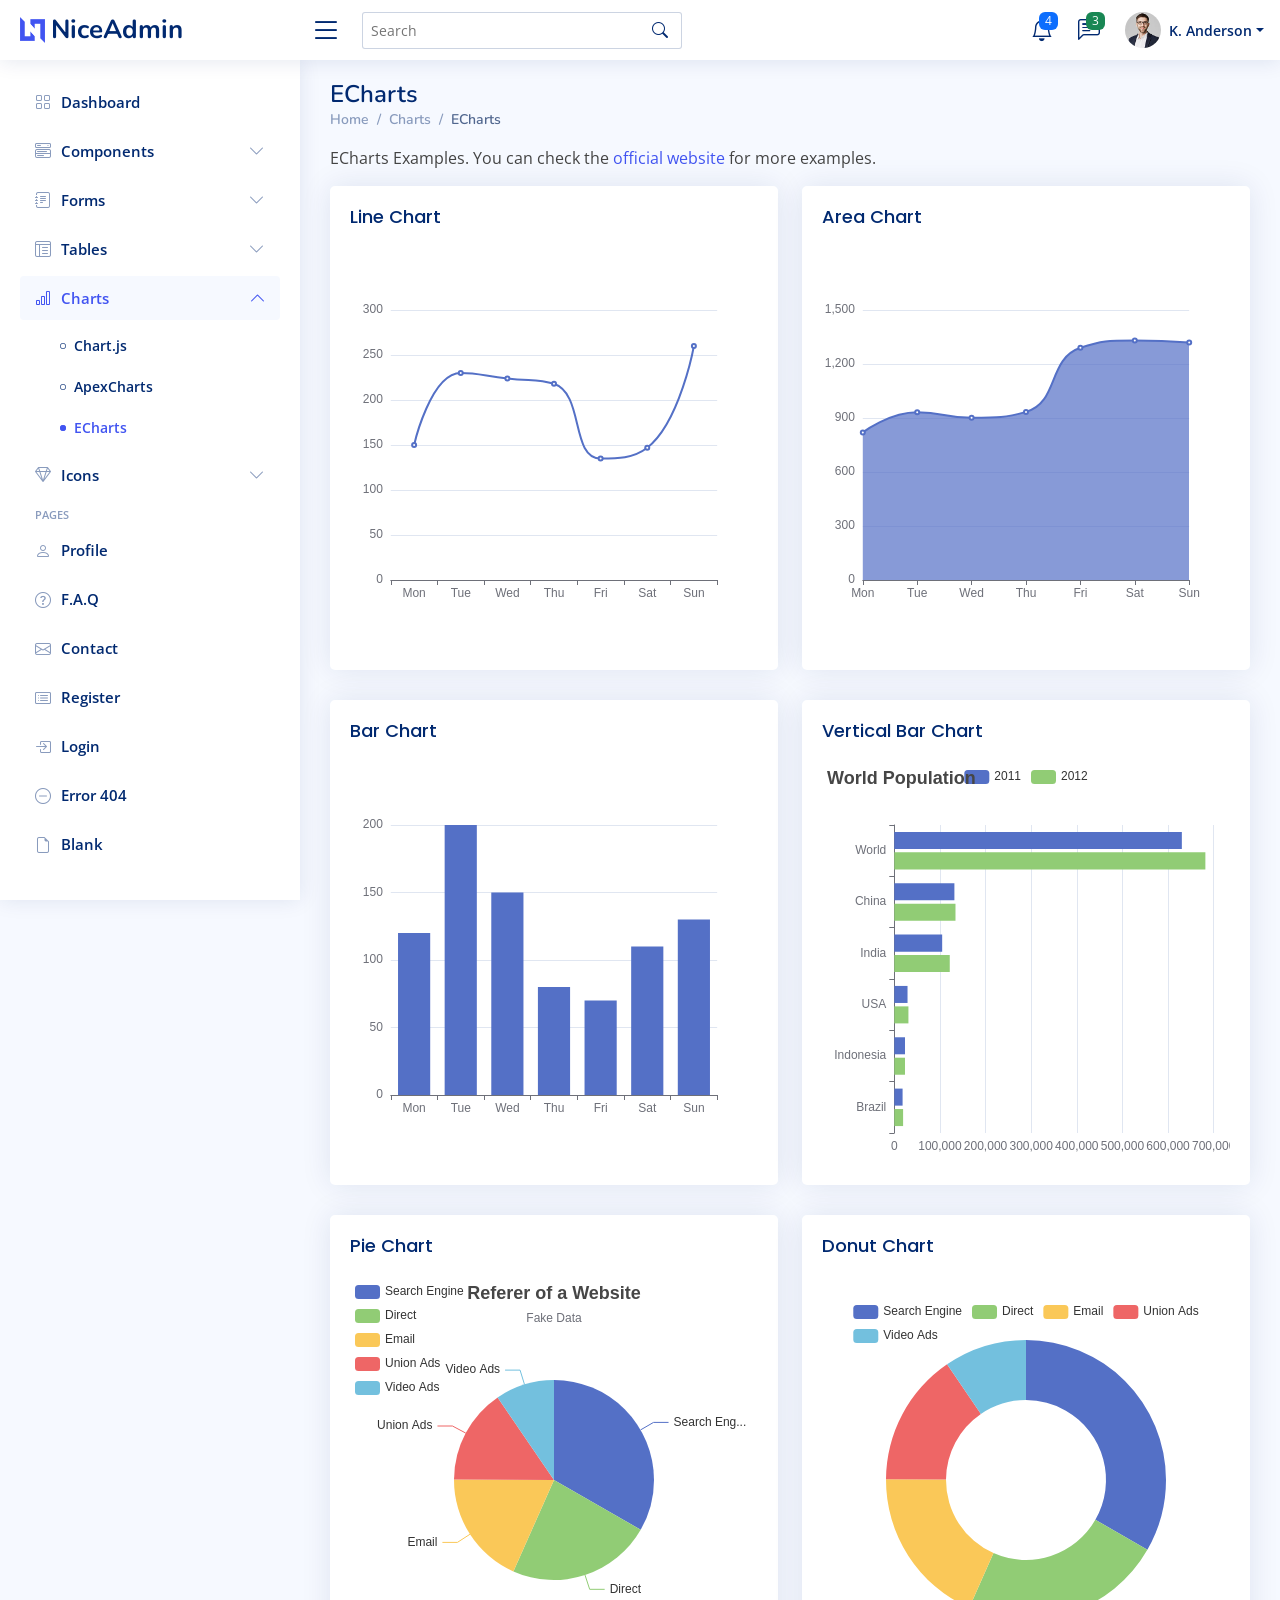
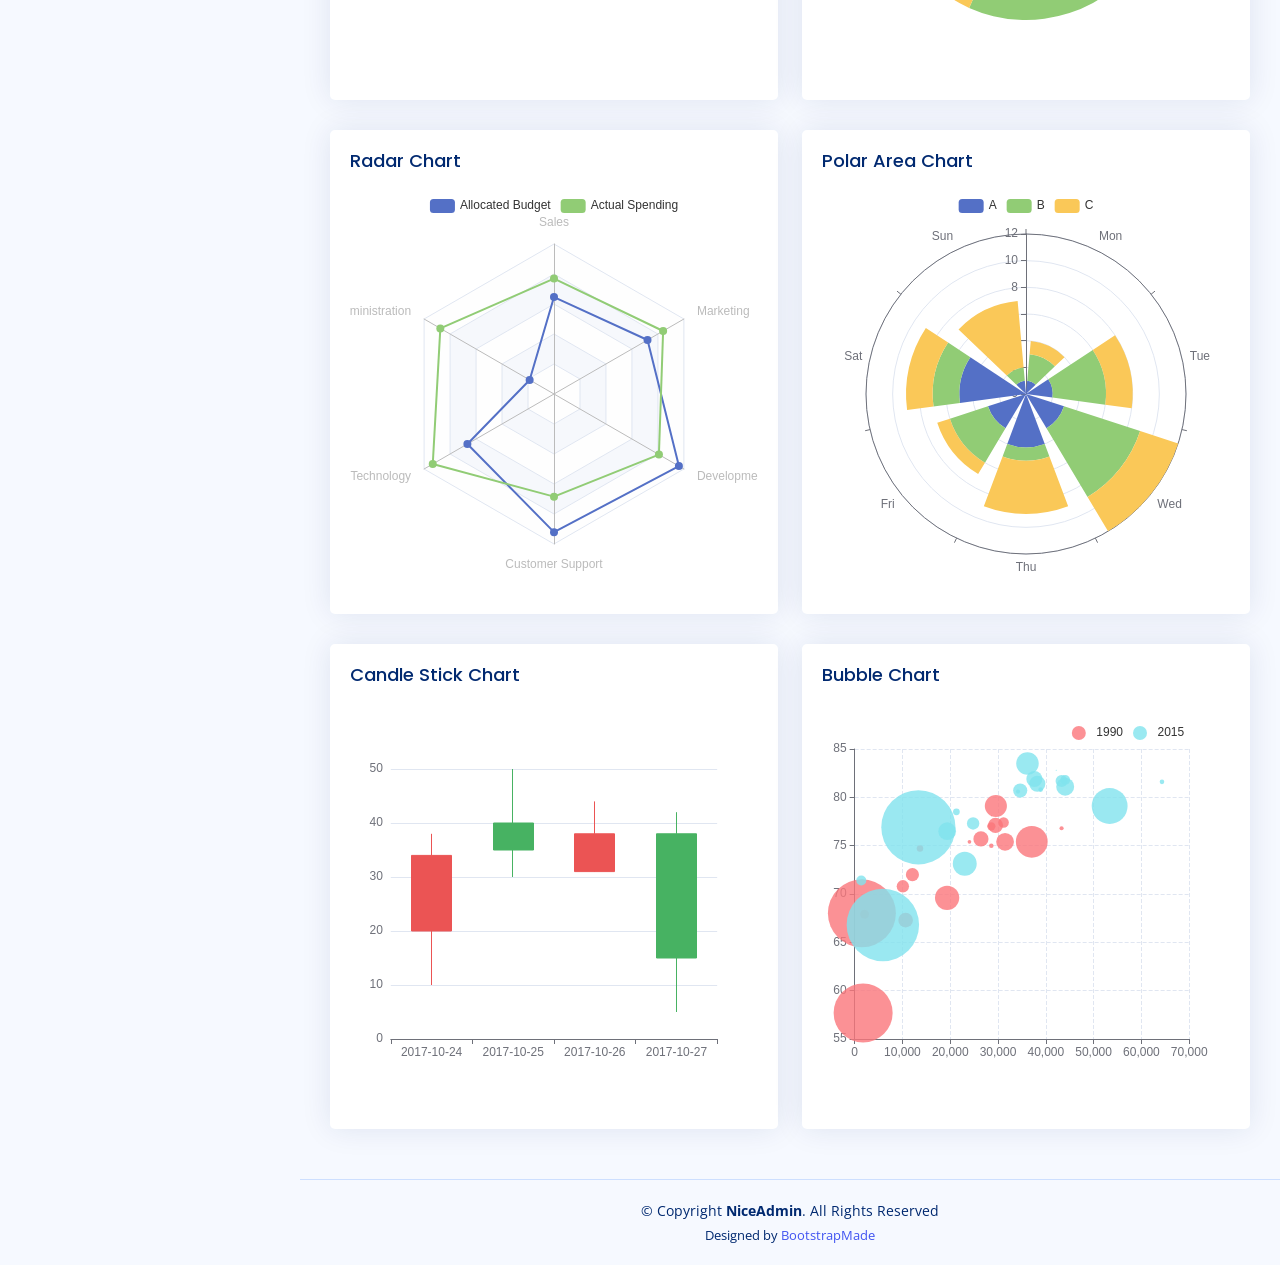
<file: recursos/charts-echarts.html>
<!DOCTYPE html>
<html lang="en">

<head>
  <meta charset="utf-8">
  <meta content="width=device-width, initial-scale=1.0" name="viewport">

  <title>Charts / ECharts - NiceAdmin Bootstrap Template</title>
  <meta content="" name="description">
  <meta content="" name="keywords">

  <!-- Favicons -->
  <link href="assets/img/favicon.png" rel="icon">
  <link href="assets/img/apple-touch-icon.png" rel="apple-touch-icon">

  <!-- Google Fonts -->
  <link href="https://fonts.gstatic.com" rel="preconnect">
  <link href="https://fonts.googleapis.com/css?family=Open+Sans:300,300i,400,400i,600,600i,700,700i|Nunito:300,300i,400,400i,600,600i,700,700i|Poppins:300,300i,400,400i,500,500i,600,600i,700,700i" rel="stylesheet">

  <!-- Vendor CSS Files -->
  <link href="assets/vendor/bootstrap/css/bootstrap.min.css" rel="stylesheet">
  <link href="assets/vendor/bootstrap-icons/bootstrap-icons.css" rel="stylesheet">
  <link href="assets/vendor/boxicons/css/boxicons.min.css" rel="stylesheet">
  <link href="assets/vendor/quill/quill.snow.css" rel="stylesheet">
  <link href="assets/vendor/quill/quill.bubble.css" rel="stylesheet">
  <link href="assets/vendor/remixicon/remixicon.css" rel="stylesheet">
  <link href="assets/vendor/simple-datatables/style.css" rel="stylesheet">

  <!-- Template Main CSS File -->
  <link href="assets/css/style.css" rel="stylesheet">

  <!-- =======================================================
  * Template Name: NiceAdmin
  * Updated: May 30 2023 with Bootstrap v5.3.0
  * Template URL: https://bootstrapmade.com/nice-admin-bootstrap-admin-html-template/
  * Author: BootstrapMade.com
  * License: https://bootstrapmade.com/license/
  ======================================================== -->
</head>

<body>

  <!-- ======= Header ======= -->
  <header id="header" class="header fixed-top d-flex align-items-center">

    <div class="d-flex align-items-center justify-content-between">
      <a href="index.html" class="logo d-flex align-items-center">
        <img src="assets/img/logo.png" alt="">
        <span class="d-none d-lg-block">NiceAdmin</span>
      </a>
      <i class="bi bi-list toggle-sidebar-btn"></i>
    </div><!-- End Logo -->

    <div class="search-bar">
      <form class="search-form d-flex align-items-center" method="POST" action="#">
        <input type="text" name="query" placeholder="Search" title="Enter search keyword">
        <button type="submit" title="Search"><i class="bi bi-search"></i></button>
      </form>
    </div><!-- End Search Bar -->

    <nav class="header-nav ms-auto">
      <ul class="d-flex align-items-center">

        <li class="nav-item d-block d-lg-none">
          <a class="nav-link nav-icon search-bar-toggle " href="#">
            <i class="bi bi-search"></i>
          </a>
        </li><!-- End Search Icon-->

        <li class="nav-item dropdown">

          <a class="nav-link nav-icon" href="#" data-bs-toggle="dropdown">
            <i class="bi bi-bell"></i>
            <span class="badge bg-primary badge-number">4</span>
          </a><!-- End Notification Icon -->

          <ul class="dropdown-menu dropdown-menu-end dropdown-menu-arrow notifications">
            <li class="dropdown-header">
              You have 4 new notifications
              <a href="#"><span class="badge rounded-pill bg-primary p-2 ms-2">View all</span></a>
            </li>
            <li>
              <hr class="dropdown-divider">
            </li>

            <li class="notification-item">
              <i class="bi bi-exclamation-circle text-warning"></i>
              <div>
                <h4>Lorem Ipsum</h4>
                <p>Quae dolorem earum veritatis oditseno</p>
                <p>30 min. ago</p>
              </div>
            </li>

            <li>
              <hr class="dropdown-divider">
            </li>

            <li class="notification-item">
              <i class="bi bi-x-circle text-danger"></i>
              <div>
                <h4>Atque rerum nesciunt</h4>
                <p>Quae dolorem earum veritatis oditseno</p>
                <p>1 hr. ago</p>
              </div>
            </li>

            <li>
              <hr class="dropdown-divider">
            </li>

            <li class="notification-item">
              <i class="bi bi-check-circle text-success"></i>
              <div>
                <h4>Sit rerum fuga</h4>
                <p>Quae dolorem earum veritatis oditseno</p>
                <p>2 hrs. ago</p>
              </div>
            </li>

            <li>
              <hr class="dropdown-divider">
            </li>

            <li class="notification-item">
              <i class="bi bi-info-circle text-primary"></i>
              <div>
                <h4>Dicta reprehenderit</h4>
                <p>Quae dolorem earum veritatis oditseno</p>
                <p>4 hrs. ago</p>
              </div>
            </li>

            <li>
              <hr class="dropdown-divider">
            </li>
            <li class="dropdown-footer">
              <a href="#">Show all notifications</a>
            </li>

          </ul><!-- End Notification Dropdown Items -->

        </li><!-- End Notification Nav -->

        <li class="nav-item dropdown">

          <a class="nav-link nav-icon" href="#" data-bs-toggle="dropdown">
            <i class="bi bi-chat-left-text"></i>
            <span class="badge bg-success badge-number">3</span>
          </a><!-- End Messages Icon -->

          <ul class="dropdown-menu dropdown-menu-end dropdown-menu-arrow messages">
            <li class="dropdown-header">
              You have 3 new messages
              <a href="#"><span class="badge rounded-pill bg-primary p-2 ms-2">View all</span></a>
            </li>
            <li>
              <hr class="dropdown-divider">
            </li>

            <li class="message-item">
              <a href="#">
                <img src="assets/img/messages-1.jpg" alt="" class="rounded-circle">
                <div>
                  <h4>Maria Hudson</h4>
                  <p>Velit asperiores et ducimus soluta repudiandae labore officia est ut...</p>
                  <p>4 hrs. ago</p>
                </div>
              </a>
            </li>
            <li>
              <hr class="dropdown-divider">
            </li>

            <li class="message-item">
              <a href="#">
                <img src="assets/img/messages-2.jpg" alt="" class="rounded-circle">
                <div>
                  <h4>Anna Nelson</h4>
                  <p>Velit asperiores et ducimus soluta repudiandae labore officia est ut...</p>
                  <p>6 hrs. ago</p>
                </div>
              </a>
            </li>
            <li>
              <hr class="dropdown-divider">
            </li>

            <li class="message-item">
              <a href="#">
                <img src="assets/img/messages-3.jpg" alt="" class="rounded-circle">
                <div>
                  <h4>David Muldon</h4>
                  <p>Velit asperiores et ducimus soluta repudiandae labore officia est ut...</p>
                  <p>8 hrs. ago</p>
                </div>
              </a>
            </li>
            <li>
              <hr class="dropdown-divider">
            </li>

            <li class="dropdown-footer">
              <a href="#">Show all messages</a>
            </li>

          </ul><!-- End Messages Dropdown Items -->

        </li><!-- End Messages Nav -->

        <li class="nav-item dropdown pe-3">

          <a class="nav-link nav-profile d-flex align-items-center pe-0" href="#" data-bs-toggle="dropdown">
            <img src="assets/img/profile-img.jpg" alt="Profile" class="rounded-circle">
            <span class="d-none d-md-block dropdown-toggle ps-2">K. Anderson</span>
          </a><!-- End Profile Iamge Icon -->

          <ul class="dropdown-menu dropdown-menu-end dropdown-menu-arrow profile">
            <li class="dropdown-header">
              <h6>Kevin Anderson</h6>
              <span>Web Designer</span>
            </li>
            <li>
              <hr class="dropdown-divider">
            </li>

            <li>
              <a class="dropdown-item d-flex align-items-center" href="users-profile.html">
                <i class="bi bi-person"></i>
                <span>My Profile</span>
              </a>
            </li>
            <li>
              <hr class="dropdown-divider">
            </li>

            <li>
              <a class="dropdown-item d-flex align-items-center" href="users-profile.html">
                <i class="bi bi-gear"></i>
                <span>Account Settings</span>
              </a>
            </li>
            <li>
              <hr class="dropdown-divider">
            </li>

            <li>
              <a class="dropdown-item d-flex align-items-center" href="pages-faq.html">
                <i class="bi bi-question-circle"></i>
                <span>Need Help?</span>
              </a>
            </li>
            <li>
              <hr class="dropdown-divider">
            </li>

            <li>
              <a class="dropdown-item d-flex align-items-center" href="#">
                <i class="bi bi-box-arrow-right"></i>
                <span>Sign Out</span>
              </a>
            </li>

          </ul><!-- End Profile Dropdown Items -->
        </li><!-- End Profile Nav -->

      </ul>
    </nav><!-- End Icons Navigation -->

  </header><!-- End Header -->

  <!-- ======= Sidebar ======= -->
  <aside id="sidebar" class="sidebar">

    <ul class="sidebar-nav" id="sidebar-nav">

      <li class="nav-item">
        <a class="nav-link collapsed" href="index.html">
          <i class="bi bi-grid"></i>
          <span>Dashboard</span>
        </a>
      </li><!-- End Dashboard Nav -->

      <li class="nav-item">
        <a class="nav-link collapsed" data-bs-target="#components-nav" data-bs-toggle="collapse" href="#">
          <i class="bi bi-menu-button-wide"></i><span>Components</span><i class="bi bi-chevron-down ms-auto"></i>
        </a>
        <ul id="components-nav" class="nav-content collapse " data-bs-parent="#sidebar-nav">
          <li>
            <a href="components-alerts.html">
              <i class="bi bi-circle"></i><span>Alerts</span>
            </a>
          </li>
          <li>
            <a href="components-accordion.html">
              <i class="bi bi-circle"></i><span>Accordion</span>
            </a>
          </li>
          <li>
            <a href="components-badges.html">
              <i class="bi bi-circle"></i><span>Badges</span>
            </a>
          </li>
          <li>
            <a href="components-breadcrumbs.html">
              <i class="bi bi-circle"></i><span>Breadcrumbs</span>
            </a>
          </li>
          <li>
            <a href="components-buttons.html">
              <i class="bi bi-circle"></i><span>Buttons</span>
            </a>
          </li>
          <li>
            <a href="components-cards.html">
              <i class="bi bi-circle"></i><span>Cards</span>
            </a>
          </li>
          <li>
            <a href="components-carousel.html">
              <i class="bi bi-circle"></i><span>Carousel</span>
            </a>
          </li>
          <li>
            <a href="components-list-group.html">
              <i class="bi bi-circle"></i><span>List group</span>
            </a>
          </li>
          <li>
            <a href="components-modal.html">
              <i class="bi bi-circle"></i><span>Modal</span>
            </a>
          </li>
          <li>
            <a href="components-tabs.html">
              <i class="bi bi-circle"></i><span>Tabs</span>
            </a>
          </li>
          <li>
            <a href="components-pagination.html">
              <i class="bi bi-circle"></i><span>Pagination</span>
            </a>
          </li>
          <li>
            <a href="components-progress.html">
              <i class="bi bi-circle"></i><span>Progress</span>
            </a>
          </li>
          <li>
            <a href="components-spinners.html">
              <i class="bi bi-circle"></i><span>Spinners</span>
            </a>
          </li>
          <li>
            <a href="components-tooltips.html">
              <i class="bi bi-circle"></i><span>Tooltips</span>
            </a>
          </li>
        </ul>
      </li><!-- End Components Nav -->

      <li class="nav-item">
        <a class="nav-link collapsed" data-bs-target="#forms-nav" data-bs-toggle="collapse" href="#">
          <i class="bi bi-journal-text"></i><span>Forms</span><i class="bi bi-chevron-down ms-auto"></i>
        </a>
        <ul id="forms-nav" class="nav-content collapse " data-bs-parent="#sidebar-nav">
          <li>
            <a href="forms-elements.html">
              <i class="bi bi-circle"></i><span>Form Elements</span>
            </a>
          </li>
          <li>
            <a href="forms-layouts.html">
              <i class="bi bi-circle"></i><span>Form Layouts</span>
            </a>
          </li>
          <li>
            <a href="forms-editors.html">
              <i class="bi bi-circle"></i><span>Form Editors</span>
            </a>
          </li>
          <li>
            <a href="forms-validation.html">
              <i class="bi bi-circle"></i><span>Form Validation</span>
            </a>
          </li>
        </ul>
      </li><!-- End Forms Nav -->

      <li class="nav-item">
        <a class="nav-link collapsed" data-bs-target="#tables-nav" data-bs-toggle="collapse" href="#">
          <i class="bi bi-layout-text-window-reverse"></i><span>Tables</span><i class="bi bi-chevron-down ms-auto"></i>
        </a>
        <ul id="tables-nav" class="nav-content collapse " data-bs-parent="#sidebar-nav">
          <li>
            <a href="tables-general.html">
              <i class="bi bi-circle"></i><span>General Tables</span>
            </a>
          </li>
          <li>
            <a href="tables-data.html">
              <i class="bi bi-circle"></i><span>Data Tables</span>
            </a>
          </li>
        </ul>
      </li><!-- End Tables Nav -->

      <li class="nav-item">
        <a class="nav-link " data-bs-target="#charts-nav" data-bs-toggle="collapse" href="#">
          <i class="bi bi-bar-chart"></i><span>Charts</span><i class="bi bi-chevron-down ms-auto"></i>
        </a>
        <ul id="charts-nav" class="nav-content collapse show" data-bs-parent="#sidebar-nav">
          <li>
            <a href="charts-chartjs.html">
              <i class="bi bi-circle"></i><span>Chart.js</span>
            </a>
          </li>
          <li>
            <a href="charts-apexcharts.html">
              <i class="bi bi-circle"></i><span>ApexCharts</span>
            </a>
          </li>
          <li>
            <a href="charts-echarts.html" class="active">
              <i class="bi bi-circle"></i><span>ECharts</span>
            </a>
          </li>
        </ul>
      </li><!-- End Charts Nav -->

      <li class="nav-item">
        <a class="nav-link collapsed" data-bs-target="#icons-nav" data-bs-toggle="collapse" href="#">
          <i class="bi bi-gem"></i><span>Icons</span><i class="bi bi-chevron-down ms-auto"></i>
        </a>
        <ul id="icons-nav" class="nav-content collapse " data-bs-parent="#sidebar-nav">
          <li>
            <a href="icons-bootstrap.html">
              <i class="bi bi-circle"></i><span>Bootstrap Icons</span>
            </a>
          </li>
          <li>
            <a href="icons-remix.html">
              <i class="bi bi-circle"></i><span>Remix Icons</span>
            </a>
          </li>
          <li>
            <a href="icons-boxicons.html">
              <i class="bi bi-circle"></i><span>Boxicons</span>
            </a>
          </li>
        </ul>
      </li><!-- End Icons Nav -->

      <li class="nav-heading">Pages</li>

      <li class="nav-item">
        <a class="nav-link collapsed" href="users-profile.html">
          <i class="bi bi-person"></i>
          <span>Profile</span>
        </a>
      </li><!-- End Profile Page Nav -->

      <li class="nav-item">
        <a class="nav-link collapsed" href="pages-faq.html">
          <i class="bi bi-question-circle"></i>
          <span>F.A.Q</span>
        </a>
      </li><!-- End F.A.Q Page Nav -->

      <li class="nav-item">
        <a class="nav-link collapsed" href="pages-contact.html">
          <i class="bi bi-envelope"></i>
          <span>Contact</span>
        </a>
      </li><!-- End Contact Page Nav -->

      <li class="nav-item">
        <a class="nav-link collapsed" href="pages-register.html">
          <i class="bi bi-card-list"></i>
          <span>Register</span>
        </a>
      </li><!-- End Register Page Nav -->

      <li class="nav-item">
        <a class="nav-link collapsed" href="pages-login.html">
          <i class="bi bi-box-arrow-in-right"></i>
          <span>Login</span>
        </a>
      </li><!-- End Login Page Nav -->

      <li class="nav-item">
        <a class="nav-link collapsed" href="pages-error-404.html">
          <i class="bi bi-dash-circle"></i>
          <span>Error 404</span>
        </a>
      </li><!-- End Error 404 Page Nav -->

      <li class="nav-item">
        <a class="nav-link collapsed" href="pages-blank.html">
          <i class="bi bi-file-earmark"></i>
          <span>Blank</span>
        </a>
      </li><!-- End Blank Page Nav -->

    </ul>

  </aside><!-- End Sidebar-->

  <main id="main" class="main">

    <div class="pagetitle">
      <h1>ECharts</h1>
      <nav>
        <ol class="breadcrumb">
          <li class="breadcrumb-item"><a href="index.html">Home</a></li>
          <li class="breadcrumb-item">Charts</li>
          <li class="breadcrumb-item active">ECharts</li>
        </ol>
      </nav>
    </div><!-- End Page Title -->

    <p>ECharts Examples. You can check the <a href="https://echarts.apache.org/examples/en/index.html" target="_blank">official website</a> for more examples.</p>

    <section class="section">
      <div class="row">

        <div class="col-lg-6">
          <div class="card">
            <div class="card-body">
              <h5 class="card-title">Line Chart</h5>

              <!-- Line Chart -->
              <div id="lineChart" style="min-height: 400px;" class="echart"></div>

              <script>
                document.addEventListener("DOMContentLoaded", () => {
                  echarts.init(document.querySelector("#lineChart")).setOption({
                    xAxis: {
                      type: 'category',
                      data: ['Mon', 'Tue', 'Wed', 'Thu', 'Fri', 'Sat', 'Sun']
                    },
                    yAxis: {
                      type: 'value'
                    },
                    series: [{
                      data: [150, 230, 224, 218, 135, 147, 260],
                      type: 'line',
                      smooth: true
                    }]
                  });
                });
              </script>
              <!-- End Line Chart -->

            </div>
          </div>
        </div>

        <div class="col-lg-6">
          <div class="card">
            <div class="card-body">
              <h5 class="card-title">Area Chart</h5>

              <!-- Area Chart -->
              <div id="areaChart" style="min-height: 400px;" class="echart"></div>

              <script>
                document.addEventListener("DOMContentLoaded", () => {
                  echarts.init(document.querySelector("#areaChart")).setOption({
                    xAxis: {
                      type: 'category',
                      boundaryGap: false,
                      data: ['Mon', 'Tue', 'Wed', 'Thu', 'Fri', 'Sat', 'Sun']
                    },
                    yAxis: {
                      type: 'value'
                    },
                    series: [{
                      data: [820, 932, 901, 934, 1290, 1330, 1320],
                      type: 'line',
                      smooth: true,
                      areaStyle: {}
                    }]
                  });
                });
              </script>
              <!-- End Area Chart -->

            </div>
          </div>
        </div>

        <div class="col-lg-6">
          <div class="card">
            <div class="card-body">
              <h5 class="card-title">Bar Chart</h5>

              <!-- Bar Chart -->
              <div id="barChart" style="min-height: 400px;" class="echart"></div>

              <script>
                document.addEventListener("DOMContentLoaded", () => {
                  echarts.init(document.querySelector("#barChart")).setOption({
                    xAxis: {
                      type: 'category',
                      data: ['Mon', 'Tue', 'Wed', 'Thu', 'Fri', 'Sat', 'Sun']
                    },
                    yAxis: {
                      type: 'value'
                    },
                    series: [{
                      data: [120, 200, 150, 80, 70, 110, 130],
                      type: 'bar'
                    }]
                  });
                });
              </script>
              <!-- End Bar Chart -->

            </div>
          </div>
        </div>

        <div class="col-lg-6">
          <div class="card">
            <div class="card-body">
              <h5 class="card-title">Vertical Bar Chart</h5>

              <!-- Vertical Bar Chart -->
              <div id="verticalBarChart" style="min-height: 400px;" class="echart"></div>

              <script>
                document.addEventListener("DOMContentLoaded", () => {
                  echarts.init(document.querySelector("#verticalBarChart")).setOption({
                    title: {
                      text: 'World Population'
                    },
                    tooltip: {
                      trigger: 'axis',
                      axisPointer: {
                        type: 'shadow'
                      }
                    },
                    legend: {},
                    grid: {
                      left: '3%',
                      right: '4%',
                      bottom: '3%',
                      containLabel: true
                    },
                    xAxis: {
                      type: 'value',
                      boundaryGap: [0, 0.01]
                    },
                    yAxis: {
                      type: 'category',
                      data: ['Brazil', 'Indonesia', 'USA', 'India', 'China', 'World']
                    },
                    series: [{
                        name: '2011',
                        type: 'bar',
                        data: [18203, 23489, 29034, 104970, 131744, 630230]
                      },
                      {
                        name: '2012',
                        type: 'bar',
                        data: [19325, 23438, 31000, 121594, 134141, 681807]
                      }
                    ]
                  });
                });
              </script>
              <!-- End Vertical Bar Chart -->

            </div>
          </div>
        </div>

        <div class="col-lg-6">
          <div class="card">
            <div class="card-body">
              <h5 class="card-title">Pie Chart</h5>

              <!-- Pie Chart -->
              <div id="pieChart" style="min-height: 400px;" class="echart"></div>

              <script>
                document.addEventListener("DOMContentLoaded", () => {
                  echarts.init(document.querySelector("#pieChart")).setOption({
                    title: {
                      text: 'Referer of a Website',
                      subtext: 'Fake Data',
                      left: 'center'
                    },
                    tooltip: {
                      trigger: 'item'
                    },
                    legend: {
                      orient: 'vertical',
                      left: 'left'
                    },
                    series: [{
                      name: 'Access From',
                      type: 'pie',
                      radius: '50%',
                      data: [{
                          value: 1048,
                          name: 'Search Engine'
                        },
                        {
                          value: 735,
                          name: 'Direct'
                        },
                        {
                          value: 580,
                          name: 'Email'
                        },
                        {
                          value: 484,
                          name: 'Union Ads'
                        },
                        {
                          value: 300,
                          name: 'Video Ads'
                        }
                      ],
                      emphasis: {
                        itemStyle: {
                          shadowBlur: 10,
                          shadowOffsetX: 0,
                          shadowColor: 'rgba(0, 0, 0, 0.5)'
                        }
                      }
                    }]
                  });
                });
              </script>
              <!-- End Pie Chart -->

            </div>
          </div>
        </div>

        <div class="col-lg-6">
          <div class="card">
            <div class="card-body">
              <h5 class="card-title">Donut Chart</h5>

              <!-- Donut Chart -->
              <div id="donutChart" style="min-height: 400px;" class="echart"></div>

              <script>
                document.addEventListener("DOMContentLoaded", () => {
                  echarts.init(document.querySelector("#donutChart")).setOption({
                    tooltip: {
                      trigger: 'item'
                    },
                    legend: {
                      top: '5%',
                      left: 'center'
                    },
                    series: [{
                      name: 'Access From',
                      type: 'pie',
                      radius: ['40%', '70%'],
                      avoidLabelOverlap: false,
                      label: {
                        show: false,
                        position: 'center'
                      },
                      emphasis: {
                        label: {
                          show: true,
                          fontSize: '18',
                          fontWeight: 'bold'
                        }
                      },
                      labelLine: {
                        show: false
                      },
                      data: [{
                          value: 1048,
                          name: 'Search Engine'
                        },
                        {
                          value: 735,
                          name: 'Direct'
                        },
                        {
                          value: 580,
                          name: 'Email'
                        },
                        {
                          value: 484,
                          name: 'Union Ads'
                        },
                        {
                          value: 300,
                          name: 'Video Ads'
                        }
                      ]
                    }]
                  });
                });
              </script>
              <!-- End Donut Chart -->

            </div>
          </div>
        </div>

        <div class="col-lg-6">
          <div class="card">
            <div class="card-body">
              <h5 class="card-title">Radar Chart</h5>

              <!-- Radar Chart -->
              <div id="radarChart" style="min-height: 400px;" class="echart"></div>

              <script>
                document.addEventListener("DOMContentLoaded", () => {
                  echarts.init(document.querySelector("#radarChart")).setOption({
                    legend: {
                      data: ['Allocated Budget', 'Actual Spending']
                    },
                    radar: {
                      // shape: 'circle',
                      indicator: [{
                          name: 'Sales',
                          max: 6500
                        },
                        {
                          name: 'Administration',
                          max: 16000
                        },
                        {
                          name: 'Information Technology',
                          max: 30000
                        },
                        {
                          name: 'Customer Support',
                          max: 38000
                        },
                        {
                          name: 'Development',
                          max: 52000
                        },
                        {
                          name: 'Marketing',
                          max: 25000
                        }
                      ]
                    },
                    series: [{
                      name: 'Budget vs spending',
                      type: 'radar',
                      data: [{
                          value: [4200, 3000, 20000, 35000, 50000, 18000],
                          name: 'Allocated Budget'
                        },
                        {
                          value: [5000, 14000, 28000, 26000, 42000, 21000],
                          name: 'Actual Spending'
                        }
                      ]
                    }]
                  });
                });
              </script>
              <!-- End Radar Chart -->

            </div>
          </div>
        </div>

        <div class="col-lg-6">
          <div class="card">
            <div class="card-body">
              <h5 class="card-title">Polar Area Chart</h5>

              <!-- Polar Area Chart -->
              <div id="polarAreaChart" style="min-height: 400px;" class="echart"></div>

              <script>
                document.addEventListener("DOMContentLoaded", () => {
                  echarts.init(document.querySelector("#polarAreaChart")).setOption({
                    angleAxis: {
                      type: 'category',
                      data: ['Mon', 'Tue', 'Wed', 'Thu', 'Fri', 'Sat', 'Sun']
                    },
                    radiusAxis: {},
                    polar: {},
                    series: [{
                        type: 'bar',
                        data: [1, 2, 3, 4, 3, 5, 1],
                        coordinateSystem: 'polar',
                        name: 'A',
                        stack: 'a',
                        emphasis: {
                          focus: 'series'
                        }
                      },
                      {
                        type: 'bar',
                        data: [2, 4, 6, 1, 3, 2, 1],
                        coordinateSystem: 'polar',
                        name: 'B',
                        stack: 'a',
                        emphasis: {
                          focus: 'series'
                        }
                      },
                      {
                        type: 'bar',
                        data: [1, 2, 3, 4, 1, 2, 5],
                        coordinateSystem: 'polar',
                        name: 'C',
                        stack: 'a',
                        emphasis: {
                          focus: 'series'
                        }
                      }
                    ],
                    legend: {
                      show: true,
                      data: ['A', 'B', 'C']
                    }
                  });
                });
              </script>
              <!-- End Polar Area Chart -->

            </div>
          </div>
        </div>

        <div class="col-lg-6">
          <div class="card">
            <div class="card-body">
              <h5 class="card-title">Candle Stick Chart</h5>

              <!-- Candle Stick Chart -->
              <div id="candleStickChart" style="min-height: 400px;" class="echart"></div>

              <script>
                document.addEventListener("DOMContentLoaded", () => {
                  echarts.init(document.querySelector("#candleStickChart")).setOption({
                    xAxis: {
                      data: ['2017-10-24', '2017-10-25', '2017-10-26', '2017-10-27']
                    },
                    yAxis: {},
                    series: [{
                      type: 'candlestick',
                      data: [
                        [20, 34, 10, 38],
                        [40, 35, 30, 50],
                        [31, 38, 33, 44],
                        [38, 15, 5, 42]
                      ]
                    }]
                  });
                });
              </script>
              <!-- End Candle Stick Chart -->

            </div>
          </div>
        </div>

        <div class="col-lg-6">
          <div class="card">
            <div class="card-body">
              <h5 class="card-title">Bubble Chart</h5>

              <!-- Bubble Chart -->
              <div id="bubbleChart" style="min-height: 400px;" class="echart"></div>

              <script>
                document.addEventListener("DOMContentLoaded", () => {
                  const data = [
                    [
                      [28604, 77, 17096869, 'Australia', 1990],
                      [31163, 77.4, 27662440, 'Canada', 1990],
                      [1516, 68, 1154605773, 'China', 1990],
                      [13670, 74.7, 10582082, 'Cuba', 1990],
                      [28599, 75, 4986705, 'Finland', 1990],
                      [29476, 77.1, 56943299, 'France', 1990],
                      [31476, 75.4, 78958237, 'Germany', 1990],
                      [28666, 78.1, 254830, 'Iceland', 1990],
                      [1777, 57.7, 870601776, 'India', 1990],
                      [29550, 79.1, 122249285, 'Japan', 1990],
                      [2076, 67.9, 20194354, 'North Korea', 1990],
                      [12087, 72, 42972254, 'South Korea', 1990],
                      [24021, 75.4, 3397534, 'New Zealand', 1990],
                      [43296, 76.8, 4240375, 'Norway', 1990],
                      [10088, 70.8, 38195258, 'Poland', 1990],
                      [19349, 69.6, 147568552, 'Russia', 1990],
                      [10670, 67.3, 53994605, 'Turkey', 1990],
                      [26424, 75.7, 57110117, 'United Kingdom', 1990],
                      [37062, 75.4, 252847810, 'United States', 1990]
                    ],
                    [
                      [44056, 81.8, 23968973, 'Australia', 2015],
                      [43294, 81.7, 35939927, 'Canada', 2015],
                      [13334, 76.9, 1376048943, 'China', 2015],
                      [21291, 78.5, 11389562, 'Cuba', 2015],
                      [38923, 80.8, 5503457, 'Finland', 2015],
                      [37599, 81.9, 64395345, 'France', 2015],
                      [44053, 81.1, 80688545, 'Germany', 2015],
                      [42182, 82.8, 329425, 'Iceland', 2015],
                      [5903, 66.8, 1311050527, 'India', 2015],
                      [36162, 83.5, 126573481, 'Japan', 2015],
                      [1390, 71.4, 25155317, 'North Korea', 2015],
                      [34644, 80.7, 50293439, 'South Korea', 2015],
                      [34186, 80.6, 4528526, 'New Zealand', 2015],
                      [64304, 81.6, 5210967, 'Norway', 2015],
                      [24787, 77.3, 38611794, 'Poland', 2015],
                      [23038, 73.13, 143456918, 'Russia', 2015],
                      [19360, 76.5, 78665830, 'Turkey', 2015],
                      [38225, 81.4, 64715810, 'United Kingdom', 2015],
                      [53354, 79.1, 321773631, 'United States', 2015]
                    ]
                  ];
                  echarts.init(document.querySelector("#bubbleChart")).setOption({
                    legend: {
                      right: '10%',
                      top: '3%',
                      data: ['1990', '2015']
                    },
                    grid: {
                      left: '8%',
                      top: '10%'
                    },
                    xAxis: {
                      splitLine: {
                        lineStyle: {
                          type: 'dashed'
                        }
                      }
                    },
                    yAxis: {
                      splitLine: {
                        lineStyle: {
                          type: 'dashed'
                        }
                      },
                      scale: true
                    },
                    series: [{
                        name: '1990',
                        data: data[0],
                        type: 'scatter',
                        symbolSize: function(data) {
                          return Math.sqrt(data[2]) / 5e2;
                        },
                        emphasis: {
                          focus: 'series',
                          label: {
                            show: true,
                            formatter: function(param) {
                              return param.data[3];
                            },
                            position: 'top'
                          }
                        },
                        itemStyle: {
                          color: 'rgb(251, 118, 123)'
                        }
                      },
                      {
                        name: '2015',
                        data: data[1],
                        type: 'scatter',
                        symbolSize: function(data) {
                          return Math.sqrt(data[2]) / 5e2;
                        },
                        emphasis: {
                          focus: 'series',
                          label: {
                            show: true,
                            formatter: function(param) {
                              return param.data[3];
                            },
                            position: 'top'
                          }
                        },
                        itemStyle: {
                          color: 'rgb(129, 227, 238)'
                        }
                      }
                    ]
                  });
                });
              </script>
              <!-- End Bubble Chart -->

            </div>
          </div>
        </div>

      </div>
    </section>

  </main><!-- End #main -->

  <!-- ======= Footer ======= -->
  <footer id="footer" class="footer">
    <div class="copyright">
      &copy; Copyright <strong><span>NiceAdmin</span></strong>. All Rights Reserved
    </div>
    <div class="credits">
      <!-- All the links in the footer should remain intact. -->
      <!-- You can delete the links only if you purchased the pro version. -->
      <!-- Licensing information: https://bootstrapmade.com/license/ -->
      <!-- Purchase the pro version with working PHP/AJAX contact form: https://bootstrapmade.com/nice-admin-bootstrap-admin-html-template/ -->
      Designed by <a href="https://bootstrapmade.com/">BootstrapMade</a>
    </div>
  </footer><!-- End Footer -->

  <a href="#" class="back-to-top d-flex align-items-center justify-content-center"><i class="bi bi-arrow-up-short"></i></a>

  <!-- Vendor JS Files -->
  <script src="assets/vendor/apexcharts/apexcharts.min.js"></script>
  <script src="assets/vendor/bootstrap/js/bootstrap.bundle.min.js"></script>
  <script src="assets/vendor/chart.js/chart.umd.js"></script>
  <script src="assets/vendor/echarts/echarts.min.js"></script>
  <script src="assets/vendor/quill/quill.min.js"></script>
  <script src="assets/vendor/simple-datatables/simple-datatables.js"></script>
  <script src="assets/vendor/tinymce/tinymce.min.js"></script>
  <script src="assets/vendor/php-email-form/validate.js"></script>

  <!-- Template Main JS File -->
  <script src="assets/js/main.js"></script>

</body>

</html>
</file>
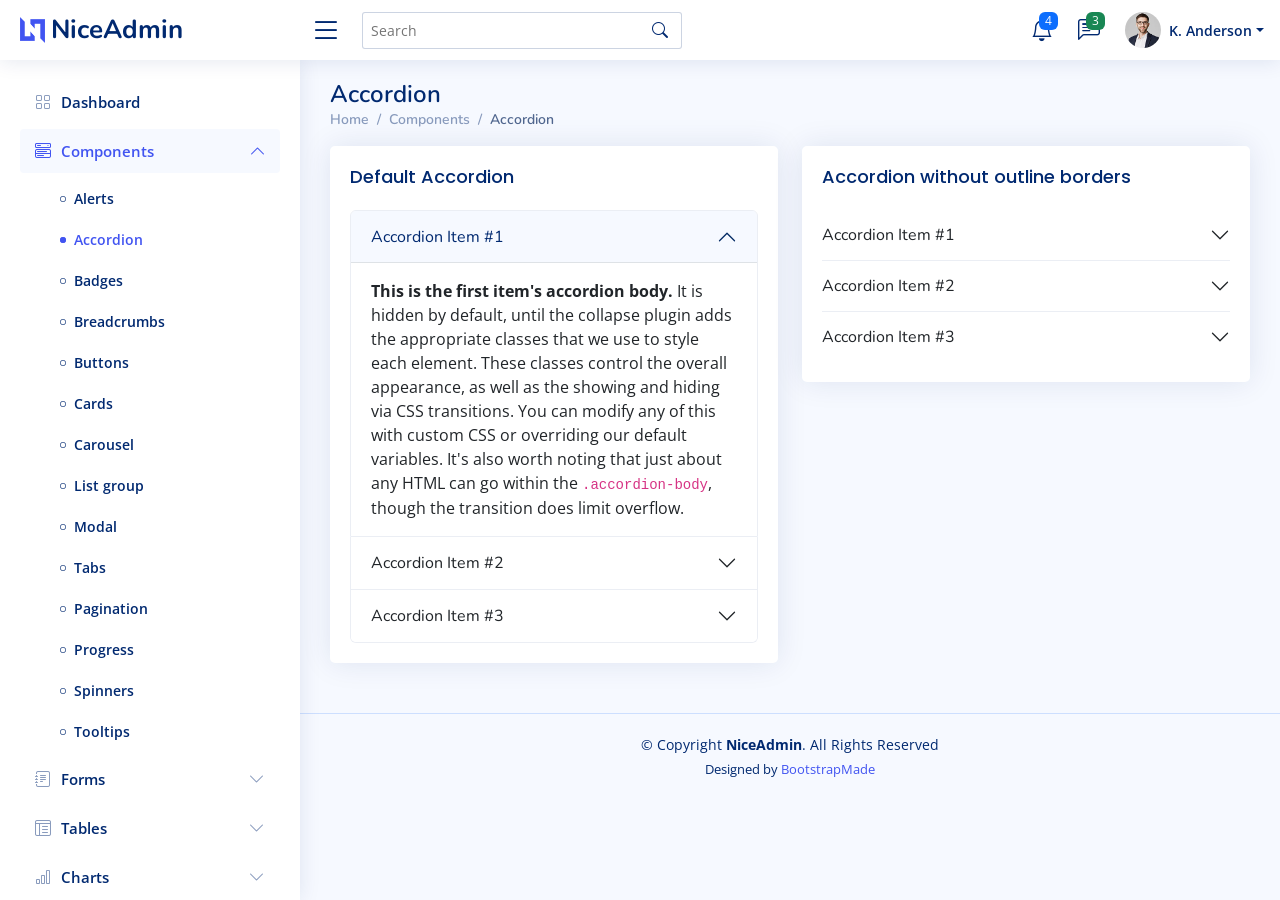
<file: recursos/components-accordion.html>
<!DOCTYPE html>
<html lang="en">

<head>
  <meta charset="utf-8">
  <meta content="width=device-width, initial-scale=1.0" name="viewport">

  <title>Components / Accordion - NiceAdmin Bootstrap Template</title>
  <meta content="" name="description">
  <meta content="" name="keywords">

  <!-- Favicons -->
  <link href="assets/img/favicon.png" rel="icon">
  <link href="assets/img/apple-touch-icon.png" rel="apple-touch-icon">

  <!-- Google Fonts -->
  <link href="https://fonts.gstatic.com" rel="preconnect">
  <link href="https://fonts.googleapis.com/css?family=Open+Sans:300,300i,400,400i,600,600i,700,700i|Nunito:300,300i,400,400i,600,600i,700,700i|Poppins:300,300i,400,400i,500,500i,600,600i,700,700i" rel="stylesheet">

  <!-- Vendor CSS Files -->
  <link href="assets/vendor/bootstrap/css/bootstrap.min.css" rel="stylesheet">
  <link href="assets/vendor/bootstrap-icons/bootstrap-icons.css" rel="stylesheet">
  <link href="assets/vendor/boxicons/css/boxicons.min.css" rel="stylesheet">
  <link href="assets/vendor/quill/quill.snow.css" rel="stylesheet">
  <link href="assets/vendor/quill/quill.bubble.css" rel="stylesheet">
  <link href="assets/vendor/remixicon/remixicon.css" rel="stylesheet">
  <link href="assets/vendor/simple-datatables/style.css" rel="stylesheet">

  <!-- Template Main CSS File -->
  <link href="assets/css/style.css" rel="stylesheet">

  <!-- =======================================================
  * Template Name: NiceAdmin
  * Updated: May 30 2023 with Bootstrap v5.3.0
  * Template URL: https://bootstrapmade.com/nice-admin-bootstrap-admin-html-template/
  * Author: BootstrapMade.com
  * License: https://bootstrapmade.com/license/
  ======================================================== -->
</head>

<body>

  <!-- ======= Header ======= -->
  <header id="header" class="header fixed-top d-flex align-items-center">

    <div class="d-flex align-items-center justify-content-between">
      <a href="index.html" class="logo d-flex align-items-center">
        <img src="assets/img/logo.png" alt="">
        <span class="d-none d-lg-block">NiceAdmin</span>
      </a>
      <i class="bi bi-list toggle-sidebar-btn"></i>
    </div><!-- End Logo -->

    <div class="search-bar">
      <form class="search-form d-flex align-items-center" method="POST" action="#">
        <input type="text" name="query" placeholder="Search" title="Enter search keyword">
        <button type="submit" title="Search"><i class="bi bi-search"></i></button>
      </form>
    </div><!-- End Search Bar -->

    <nav class="header-nav ms-auto">
      <ul class="d-flex align-items-center">

        <li class="nav-item d-block d-lg-none">
          <a class="nav-link nav-icon search-bar-toggle " href="#">
            <i class="bi bi-search"></i>
          </a>
        </li><!-- End Search Icon-->

        <li class="nav-item dropdown">

          <a class="nav-link nav-icon" href="#" data-bs-toggle="dropdown">
            <i class="bi bi-bell"></i>
            <span class="badge bg-primary badge-number">4</span>
          </a><!-- End Notification Icon -->

          <ul class="dropdown-menu dropdown-menu-end dropdown-menu-arrow notifications">
            <li class="dropdown-header">
              You have 4 new notifications
              <a href="#"><span class="badge rounded-pill bg-primary p-2 ms-2">View all</span></a>
            </li>
            <li>
              <hr class="dropdown-divider">
            </li>

            <li class="notification-item">
              <i class="bi bi-exclamation-circle text-warning"></i>
              <div>
                <h4>Lorem Ipsum</h4>
                <p>Quae dolorem earum veritatis oditseno</p>
                <p>30 min. ago</p>
              </div>
            </li>

            <li>
              <hr class="dropdown-divider">
            </li>

            <li class="notification-item">
              <i class="bi bi-x-circle text-danger"></i>
              <div>
                <h4>Atque rerum nesciunt</h4>
                <p>Quae dolorem earum veritatis oditseno</p>
                <p>1 hr. ago</p>
              </div>
            </li>

            <li>
              <hr class="dropdown-divider">
            </li>

            <li class="notification-item">
              <i class="bi bi-check-circle text-success"></i>
              <div>
                <h4>Sit rerum fuga</h4>
                <p>Quae dolorem earum veritatis oditseno</p>
                <p>2 hrs. ago</p>
              </div>
            </li>

            <li>
              <hr class="dropdown-divider">
            </li>

            <li class="notification-item">
              <i class="bi bi-info-circle text-primary"></i>
              <div>
                <h4>Dicta reprehenderit</h4>
                <p>Quae dolorem earum veritatis oditseno</p>
                <p>4 hrs. ago</p>
              </div>
            </li>

            <li>
              <hr class="dropdown-divider">
            </li>
            <li class="dropdown-footer">
              <a href="#">Show all notifications</a>
            </li>

          </ul><!-- End Notification Dropdown Items -->

        </li><!-- End Notification Nav -->

        <li class="nav-item dropdown">

          <a class="nav-link nav-icon" href="#" data-bs-toggle="dropdown">
            <i class="bi bi-chat-left-text"></i>
            <span class="badge bg-success badge-number">3</span>
          </a><!-- End Messages Icon -->

          <ul class="dropdown-menu dropdown-menu-end dropdown-menu-arrow messages">
            <li class="dropdown-header">
              You have 3 new messages
              <a href="#"><span class="badge rounded-pill bg-primary p-2 ms-2">View all</span></a>
            </li>
            <li>
              <hr class="dropdown-divider">
            </li>

            <li class="message-item">
              <a href="#">
                <img src="assets/img/messages-1.jpg" alt="" class="rounded-circle">
                <div>
                  <h4>Maria Hudson</h4>
                  <p>Velit asperiores et ducimus soluta repudiandae labore officia est ut...</p>
                  <p>4 hrs. ago</p>
                </div>
              </a>
            </li>
            <li>
              <hr class="dropdown-divider">
            </li>

            <li class="message-item">
              <a href="#">
                <img src="assets/img/messages-2.jpg" alt="" class="rounded-circle">
                <div>
                  <h4>Anna Nelson</h4>
                  <p>Velit asperiores et ducimus soluta repudiandae labore officia est ut...</p>
                  <p>6 hrs. ago</p>
                </div>
              </a>
            </li>
            <li>
              <hr class="dropdown-divider">
            </li>

            <li class="message-item">
              <a href="#">
                <img src="assets/img/messages-3.jpg" alt="" class="rounded-circle">
                <div>
                  <h4>David Muldon</h4>
                  <p>Velit asperiores et ducimus soluta repudiandae labore officia est ut...</p>
                  <p>8 hrs. ago</p>
                </div>
              </a>
            </li>
            <li>
              <hr class="dropdown-divider">
            </li>

            <li class="dropdown-footer">
              <a href="#">Show all messages</a>
            </li>

          </ul><!-- End Messages Dropdown Items -->

        </li><!-- End Messages Nav -->

        <li class="nav-item dropdown pe-3">

          <a class="nav-link nav-profile d-flex align-items-center pe-0" href="#" data-bs-toggle="dropdown">
            <img src="assets/img/profile-img.jpg" alt="Profile" class="rounded-circle">
            <span class="d-none d-md-block dropdown-toggle ps-2">K. Anderson</span>
          </a><!-- End Profile Iamge Icon -->

          <ul class="dropdown-menu dropdown-menu-end dropdown-menu-arrow profile">
            <li class="dropdown-header">
              <h6>Kevin Anderson</h6>
              <span>Web Designer</span>
            </li>
            <li>
              <hr class="dropdown-divider">
            </li>

            <li>
              <a class="dropdown-item d-flex align-items-center" href="users-profile.html">
                <i class="bi bi-person"></i>
                <span>My Profile</span>
              </a>
            </li>
            <li>
              <hr class="dropdown-divider">
            </li>

            <li>
              <a class="dropdown-item d-flex align-items-center" href="users-profile.html">
                <i class="bi bi-gear"></i>
                <span>Account Settings</span>
              </a>
            </li>
            <li>
              <hr class="dropdown-divider">
            </li>

            <li>
              <a class="dropdown-item d-flex align-items-center" href="pages-faq.html">
                <i class="bi bi-question-circle"></i>
                <span>Need Help?</span>
              </a>
            </li>
            <li>
              <hr class="dropdown-divider">
            </li>

            <li>
              <a class="dropdown-item d-flex align-items-center" href="#">
                <i class="bi bi-box-arrow-right"></i>
                <span>Sign Out</span>
              </a>
            </li>

          </ul><!-- End Profile Dropdown Items -->
        </li><!-- End Profile Nav -->

      </ul>
    </nav><!-- End Icons Navigation -->

  </header><!-- End Header -->

  <!-- ======= Sidebar ======= -->
  <aside id="sidebar" class="sidebar">

    <ul class="sidebar-nav" id="sidebar-nav">

      <li class="nav-item">
        <a class="nav-link collapsed" href="index.html">
          <i class="bi bi-grid"></i>
          <span>Dashboard</span>
        </a>
      </li><!-- End Dashboard Nav -->

      <li class="nav-item">
        <a class="nav-link " data-bs-target="#components-nav" data-bs-toggle="collapse" href="#">
          <i class="bi bi-menu-button-wide"></i><span>Components</span><i class="bi bi-chevron-down ms-auto"></i>
        </a>
        <ul id="components-nav" class="nav-content collapse show" data-bs-parent="#sidebar-nav">
          <li>
            <a href="components-alerts.html">
              <i class="bi bi-circle"></i><span>Alerts</span>
            </a>
          </li>
          <li>
            <a href="components-accordion.html" class="active">
              <i class="bi bi-circle"></i><span>Accordion</span>
            </a>
          </li>
          <li>
            <a href="components-badges.html">
              <i class="bi bi-circle"></i><span>Badges</span>
            </a>
          </li>
          <li>
            <a href="components-breadcrumbs.html">
              <i class="bi bi-circle"></i><span>Breadcrumbs</span>
            </a>
          </li>
          <li>
            <a href="components-buttons.html">
              <i class="bi bi-circle"></i><span>Buttons</span>
            </a>
          </li>
          <li>
            <a href="components-cards.html">
              <i class="bi bi-circle"></i><span>Cards</span>
            </a>
          </li>
          <li>
            <a href="components-carousel.html">
              <i class="bi bi-circle"></i><span>Carousel</span>
            </a>
          </li>
          <li>
            <a href="components-list-group.html">
              <i class="bi bi-circle"></i><span>List group</span>
            </a>
          </li>
          <li>
            <a href="components-modal.html">
              <i class="bi bi-circle"></i><span>Modal</span>
            </a>
          </li>
          <li>
            <a href="components-tabs.html">
              <i class="bi bi-circle"></i><span>Tabs</span>
            </a>
          </li>
          <li>
            <a href="components-pagination.html">
              <i class="bi bi-circle"></i><span>Pagination</span>
            </a>
          </li>
          <li>
            <a href="components-progress.html">
              <i class="bi bi-circle"></i><span>Progress</span>
            </a>
          </li>
          <li>
            <a href="components-spinners.html">
              <i class="bi bi-circle"></i><span>Spinners</span>
            </a>
          </li>
          <li>
            <a href="components-tooltips.html">
              <i class="bi bi-circle"></i><span>Tooltips</span>
            </a>
          </li>
        </ul>
      </li><!-- End Components Nav -->

      <li class="nav-item">
        <a class="nav-link collapsed" data-bs-target="#forms-nav" data-bs-toggle="collapse" href="#">
          <i class="bi bi-journal-text"></i><span>Forms</span><i class="bi bi-chevron-down ms-auto"></i>
        </a>
        <ul id="forms-nav" class="nav-content collapse " data-bs-parent="#sidebar-nav">
          <li>
            <a href="forms-elements.html">
              <i class="bi bi-circle"></i><span>Form Elements</span>
            </a>
          </li>
          <li>
            <a href="forms-layouts.html">
              <i class="bi bi-circle"></i><span>Form Layouts</span>
            </a>
          </li>
          <li>
            <a href="forms-editors.html">
              <i class="bi bi-circle"></i><span>Form Editors</span>
            </a>
          </li>
          <li>
            <a href="forms-validation.html">
              <i class="bi bi-circle"></i><span>Form Validation</span>
            </a>
          </li>
        </ul>
      </li><!-- End Forms Nav -->

      <li class="nav-item">
        <a class="nav-link collapsed" data-bs-target="#tables-nav" data-bs-toggle="collapse" href="#">
          <i class="bi bi-layout-text-window-reverse"></i><span>Tables</span><i class="bi bi-chevron-down ms-auto"></i>
        </a>
        <ul id="tables-nav" class="nav-content collapse " data-bs-parent="#sidebar-nav">
          <li>
            <a href="tables-general.html">
              <i class="bi bi-circle"></i><span>General Tables</span>
            </a>
          </li>
          <li>
            <a href="tables-data.html">
              <i class="bi bi-circle"></i><span>Data Tables</span>
            </a>
          </li>
        </ul>
      </li><!-- End Tables Nav -->

      <li class="nav-item">
        <a class="nav-link collapsed" data-bs-target="#charts-nav" data-bs-toggle="collapse" href="#">
          <i class="bi bi-bar-chart"></i><span>Charts</span><i class="bi bi-chevron-down ms-auto"></i>
        </a>
        <ul id="charts-nav" class="nav-content collapse " data-bs-parent="#sidebar-nav">
          <li>
            <a href="charts-chartjs.html">
              <i class="bi bi-circle"></i><span>Chart.js</span>
            </a>
          </li>
          <li>
            <a href="charts-apexcharts.html">
              <i class="bi bi-circle"></i><span>ApexCharts</span>
            </a>
          </li>
          <li>
            <a href="charts-echarts.html">
              <i class="bi bi-circle"></i><span>ECharts</span>
            </a>
          </li>
        </ul>
      </li><!-- End Charts Nav -->

      <li class="nav-item">
        <a class="nav-link collapsed" data-bs-target="#icons-nav" data-bs-toggle="collapse" href="#">
          <i class="bi bi-gem"></i><span>Icons</span><i class="bi bi-chevron-down ms-auto"></i>
        </a>
        <ul id="icons-nav" class="nav-content collapse " data-bs-parent="#sidebar-nav">
          <li>
            <a href="icons-bootstrap.html">
              <i class="bi bi-circle"></i><span>Bootstrap Icons</span>
            </a>
          </li>
          <li>
            <a href="icons-remix.html">
              <i class="bi bi-circle"></i><span>Remix Icons</span>
            </a>
          </li>
          <li>
            <a href="icons-boxicons.html">
              <i class="bi bi-circle"></i><span>Boxicons</span>
            </a>
          </li>
        </ul>
      </li><!-- End Icons Nav -->

      <li class="nav-heading">Pages</li>

      <li class="nav-item">
        <a class="nav-link collapsed" href="users-profile.html">
          <i class="bi bi-person"></i>
          <span>Profile</span>
        </a>
      </li><!-- End Profile Page Nav -->

      <li class="nav-item">
        <a class="nav-link collapsed" href="pages-faq.html">
          <i class="bi bi-question-circle"></i>
          <span>F.A.Q</span>
        </a>
      </li><!-- End F.A.Q Page Nav -->

      <li class="nav-item">
        <a class="nav-link collapsed" href="pages-contact.html">
          <i class="bi bi-envelope"></i>
          <span>Contact</span>
        </a>
      </li><!-- End Contact Page Nav -->

      <li class="nav-item">
        <a class="nav-link collapsed" href="pages-register.html">
          <i class="bi bi-card-list"></i>
          <span>Register</span>
        </a>
      </li><!-- End Register Page Nav -->

      <li class="nav-item">
        <a class="nav-link collapsed" href="pages-login.html">
          <i class="bi bi-box-arrow-in-right"></i>
          <span>Login</span>
        </a>
      </li><!-- End Login Page Nav -->

      <li class="nav-item">
        <a class="nav-link collapsed" href="pages-error-404.html">
          <i class="bi bi-dash-circle"></i>
          <span>Error 404</span>
        </a>
      </li><!-- End Error 404 Page Nav -->

      <li class="nav-item">
        <a class="nav-link collapsed" href="pages-blank.html">
          <i class="bi bi-file-earmark"></i>
          <span>Blank</span>
        </a>
      </li><!-- End Blank Page Nav -->

    </ul>

  </aside><!-- End Sidebar-->

  <main id="main" class="main">

    <div class="pagetitle">
      <h1>Accordion</h1>
      <nav>
        <ol class="breadcrumb">
          <li class="breadcrumb-item"><a href="index.html">Home</a></li>
          <li class="breadcrumb-item">Components</li>
          <li class="breadcrumb-item active">Accordion</li>
        </ol>
      </nav>
    </div><!-- End Page Title -->

    <section class="section">
      <div class="row">
        <div class="col-lg-6">

          <div class="card">
            <div class="card-body">
              <h5 class="card-title">Default Accordion</h5>

              <!-- Default Accordion -->
              <div class="accordion" id="accordionExample">
                <div class="accordion-item">
                  <h2 class="accordion-header" id="headingOne">
                    <button class="accordion-button" type="button" data-bs-toggle="collapse" data-bs-target="#collapseOne" aria-expanded="true" aria-controls="collapseOne">
                      Accordion Item #1
                    </button>
                  </h2>
                  <div id="collapseOne" class="accordion-collapse collapse show" aria-labelledby="headingOne" data-bs-parent="#accordionExample">
                    <div class="accordion-body">
                      <strong>This is the first item's accordion body.</strong> It is hidden by default, until the collapse plugin adds the appropriate classes that we use to style each element. These classes control the overall appearance, as well as the showing and hiding via CSS transitions. You can modify any of this with custom CSS or overriding our default variables. It's also worth noting that just about any HTML can go within the <code>.accordion-body</code>, though the transition does limit overflow.
                    </div>
                  </div>
                </div>
                <div class="accordion-item">
                  <h2 class="accordion-header" id="headingTwo">
                    <button class="accordion-button collapsed" type="button" data-bs-toggle="collapse" data-bs-target="#collapseTwo" aria-expanded="false" aria-controls="collapseTwo">
                      Accordion Item #2
                    </button>
                  </h2>
                  <div id="collapseTwo" class="accordion-collapse collapse" aria-labelledby="headingTwo" data-bs-parent="#accordionExample">
                    <div class="accordion-body">
                      <strong>This is the second item's accordion body.</strong> It is hidden by default, until the collapse plugin adds the appropriate classes that we use to style each element. These classes control the overall appearance, as well as the showing and hiding via CSS transitions. You can modify any of this with custom CSS or overriding our default variables. It's also worth noting that just about any HTML can go within the <code>.accordion-body</code>, though the transition does limit overflow.
                    </div>
                  </div>
                </div>
                <div class="accordion-item">
                  <h2 class="accordion-header" id="headingThree">
                    <button class="accordion-button collapsed" type="button" data-bs-toggle="collapse" data-bs-target="#collapseThree" aria-expanded="false" aria-controls="collapseThree">
                      Accordion Item #3
                    </button>
                  </h2>
                  <div id="collapseThree" class="accordion-collapse collapse" aria-labelledby="headingThree" data-bs-parent="#accordionExample">
                    <div class="accordion-body">
                      <strong>This is the third item's accordion body.</strong> It is hidden by default, until the collapse plugin adds the appropriate classes that we use to style each element. These classes control the overall appearance, as well as the showing and hiding via CSS transitions. You can modify any of this with custom CSS or overriding our default variables. It's also worth noting that just about any HTML can go within the <code>.accordion-body</code>, though the transition does limit overflow.
                    </div>
                  </div>
                </div>
              </div><!-- End Default Accordion Example -->

            </div>
          </div>

        </div>

        <div class="col-lg-6">

          <div class="card">
            <div class="card-body">
              <h5 class="card-title">Accordion without outline borders</h5>

              <!-- Accordion without outline borders -->
              <div class="accordion accordion-flush" id="accordionFlushExample">
                <div class="accordion-item">
                  <h2 class="accordion-header" id="flush-headingOne">
                    <button class="accordion-button collapsed" type="button" data-bs-toggle="collapse" data-bs-target="#flush-collapseOne" aria-expanded="false" aria-controls="flush-collapseOne">
                      Accordion Item #1
                    </button>
                  </h2>
                  <div id="flush-collapseOne" class="accordion-collapse collapse" aria-labelledby="flush-headingOne" data-bs-parent="#accordionFlushExample">
                    <div class="accordion-body">Placeholder content for this accordion, which is intended to demonstrate the <code>.accordion-flush</code> class. This is the first item's accordion body.</div>
                  </div>
                </div>
                <div class="accordion-item">
                  <h2 class="accordion-header" id="flush-headingTwo">
                    <button class="accordion-button collapsed" type="button" data-bs-toggle="collapse" data-bs-target="#flush-collapseTwo" aria-expanded="false" aria-controls="flush-collapseTwo">
                      Accordion Item #2
                    </button>
                  </h2>
                  <div id="flush-collapseTwo" class="accordion-collapse collapse" aria-labelledby="flush-headingTwo" data-bs-parent="#accordionFlushExample">
                    <div class="accordion-body">Placeholder content for this accordion, which is intended to demonstrate the <code>.accordion-flush</code> class. This is the second item's accordion body. Let's imagine this being filled with some actual content.</div>
                  </div>
                </div>
                <div class="accordion-item">
                  <h2 class="accordion-header" id="flush-headingThree">
                    <button class="accordion-button collapsed" type="button" data-bs-toggle="collapse" data-bs-target="#flush-collapseThree" aria-expanded="false" aria-controls="flush-collapseThree">
                      Accordion Item #3
                    </button>
                  </h2>
                  <div id="flush-collapseThree" class="accordion-collapse collapse" aria-labelledby="flush-headingThree" data-bs-parent="#accordionFlushExample">
                    <div class="accordion-body">Placeholder content for this accordion, which is intended to demonstrate the <code>.accordion-flush</code> class. This is the third item's accordion body. Nothing more exciting happening here in terms of content, but just filling up the space to make it look, at least at first glance, a bit more representative of how this would look in a real-world application.</div>
                  </div>
                </div>
              </div><!-- End Accordion without outline borders -->

            </div>
          </div>

        </div>
      </div>
    </section>

  </main><!-- End #main -->

  <!-- ======= Footer ======= -->
  <footer id="footer" class="footer">
    <div class="copyright">
      &copy; Copyright <strong><span>NiceAdmin</span></strong>. All Rights Reserved
    </div>
    <div class="credits">
      <!-- All the links in the footer should remain intact. -->
      <!-- You can delete the links only if you purchased the pro version. -->
      <!-- Licensing information: https://bootstrapmade.com/license/ -->
      <!-- Purchase the pro version with working PHP/AJAX contact form: https://bootstrapmade.com/nice-admin-bootstrap-admin-html-template/ -->
      Designed by <a href="https://bootstrapmade.com/">BootstrapMade</a>
    </div>
  </footer><!-- End Footer -->

  <a href="#" class="back-to-top d-flex align-items-center justify-content-center"><i class="bi bi-arrow-up-short"></i></a>

  <!-- Vendor JS Files -->
  <script src="assets/vendor/apexcharts/apexcharts.min.js"></script>
  <script src="assets/vendor/bootstrap/js/bootstrap.bundle.min.js"></script>
  <script src="assets/vendor/chart.js/chart.umd.js"></script>
  <script src="assets/vendor/echarts/echarts.min.js"></script>
  <script src="assets/vendor/quill/quill.min.js"></script>
  <script src="assets/vendor/simple-datatables/simple-datatables.js"></script>
  <script src="assets/vendor/tinymce/tinymce.min.js"></script>
  <script src="assets/vendor/php-email-form/validate.js"></script>

  <!-- Template Main JS File -->
  <script src="assets/js/main.js"></script>

</body>

</html>
</file>
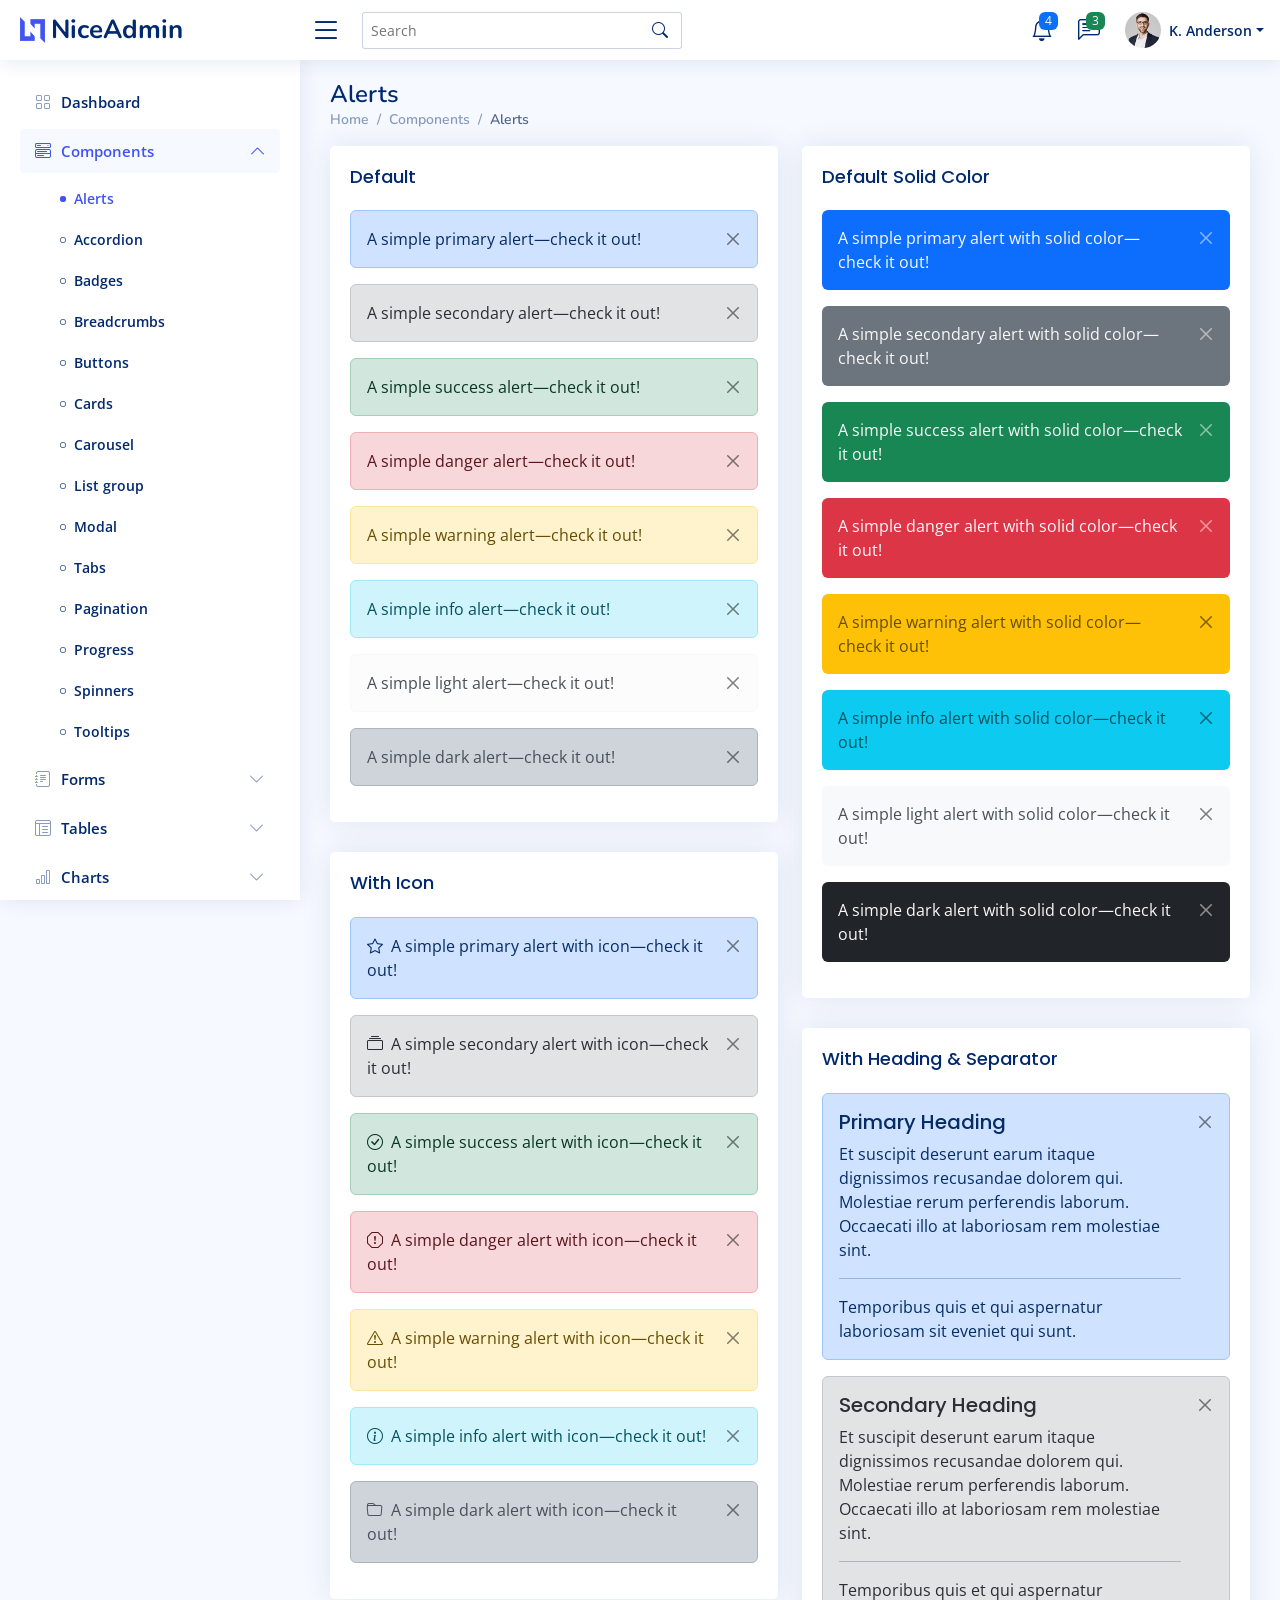
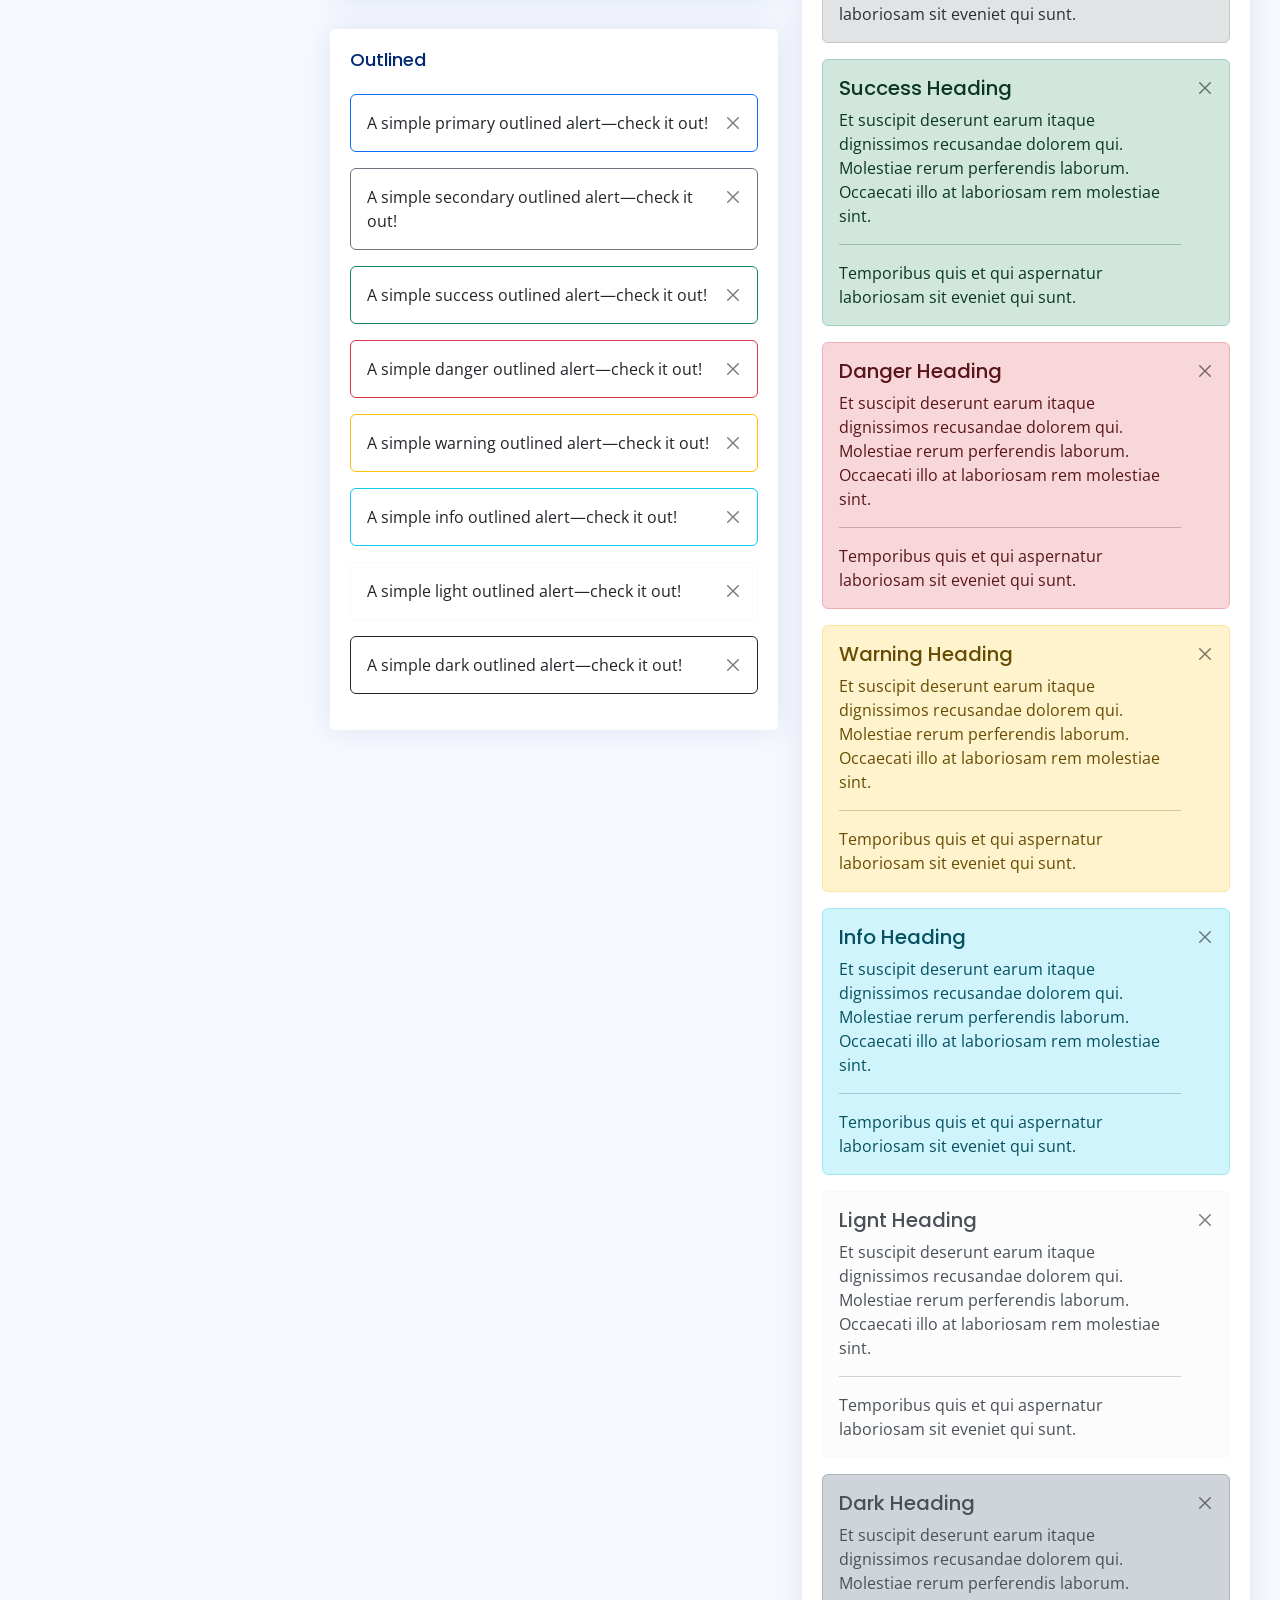
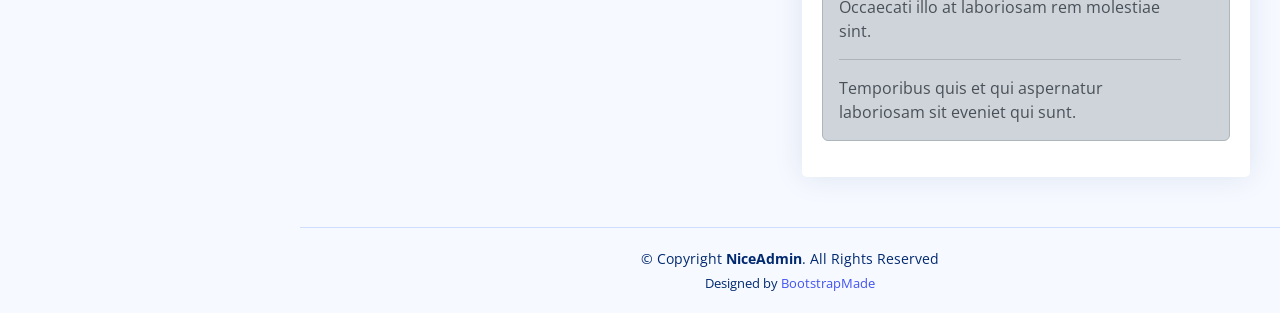
<file: recursos/components-alerts.html>
<!DOCTYPE html>
<html lang="en">

<head>
  <meta charset="utf-8">
  <meta content="width=device-width, initial-scale=1.0" name="viewport">

  <title>Components / Alerts - NiceAdmin Bootstrap Template</title>
  <meta content="" name="description">
  <meta content="" name="keywords">

  <!-- Favicons -->
  <link href="assets/img/favicon.png" rel="icon">
  <link href="assets/img/apple-touch-icon.png" rel="apple-touch-icon">

  <!-- Google Fonts -->
  <link href="https://fonts.gstatic.com" rel="preconnect">
  <link href="https://fonts.googleapis.com/css?family=Open+Sans:300,300i,400,400i,600,600i,700,700i|Nunito:300,300i,400,400i,600,600i,700,700i|Poppins:300,300i,400,400i,500,500i,600,600i,700,700i" rel="stylesheet">

  <!-- Vendor CSS Files -->
  <link href="assets/vendor/bootstrap/css/bootstrap.min.css" rel="stylesheet">
  <link href="assets/vendor/bootstrap-icons/bootstrap-icons.css" rel="stylesheet">
  <link href="assets/vendor/boxicons/css/boxicons.min.css" rel="stylesheet">
  <link href="assets/vendor/quill/quill.snow.css" rel="stylesheet">
  <link href="assets/vendor/quill/quill.bubble.css" rel="stylesheet">
  <link href="assets/vendor/remixicon/remixicon.css" rel="stylesheet">
  <link href="assets/vendor/simple-datatables/style.css" rel="stylesheet">

  <!-- Template Main CSS File -->
  <link href="assets/css/style.css" rel="stylesheet">

  <!-- =======================================================
  * Template Name: NiceAdmin
  * Updated: May 30 2023 with Bootstrap v5.3.0
  * Template URL: https://bootstrapmade.com/nice-admin-bootstrap-admin-html-template/
  * Author: BootstrapMade.com
  * License: https://bootstrapmade.com/license/
  ======================================================== -->
</head>

<body>

  <!-- ======= Header ======= -->
  <header id="header" class="header fixed-top d-flex align-items-center">

    <div class="d-flex align-items-center justify-content-between">
      <a href="index.html" class="logo d-flex align-items-center">
        <img src="assets/img/logo.png" alt="">
        <span class="d-none d-lg-block">NiceAdmin</span>
      </a>
      <i class="bi bi-list toggle-sidebar-btn"></i>
    </div><!-- End Logo -->

    <div class="search-bar">
      <form class="search-form d-flex align-items-center" method="POST" action="#">
        <input type="text" name="query" placeholder="Search" title="Enter search keyword">
        <button type="submit" title="Search"><i class="bi bi-search"></i></button>
      </form>
    </div><!-- End Search Bar -->

    <nav class="header-nav ms-auto">
      <ul class="d-flex align-items-center">

        <li class="nav-item d-block d-lg-none">
          <a class="nav-link nav-icon search-bar-toggle " href="#">
            <i class="bi bi-search"></i>
          </a>
        </li><!-- End Search Icon-->

        <li class="nav-item dropdown">

          <a class="nav-link nav-icon" href="#" data-bs-toggle="dropdown">
            <i class="bi bi-bell"></i>
            <span class="badge bg-primary badge-number">4</span>
          </a><!-- End Notification Icon -->

          <ul class="dropdown-menu dropdown-menu-end dropdown-menu-arrow notifications">
            <li class="dropdown-header">
              You have 4 new notifications
              <a href="#"><span class="badge rounded-pill bg-primary p-2 ms-2">View all</span></a>
            </li>
            <li>
              <hr class="dropdown-divider">
            </li>

            <li class="notification-item">
              <i class="bi bi-exclamation-circle text-warning"></i>
              <div>
                <h4>Lorem Ipsum</h4>
                <p>Quae dolorem earum veritatis oditseno</p>
                <p>30 min. ago</p>
              </div>
            </li>

            <li>
              <hr class="dropdown-divider">
            </li>

            <li class="notification-item">
              <i class="bi bi-x-circle text-danger"></i>
              <div>
                <h4>Atque rerum nesciunt</h4>
                <p>Quae dolorem earum veritatis oditseno</p>
                <p>1 hr. ago</p>
              </div>
            </li>

            <li>
              <hr class="dropdown-divider">
            </li>

            <li class="notification-item">
              <i class="bi bi-check-circle text-success"></i>
              <div>
                <h4>Sit rerum fuga</h4>
                <p>Quae dolorem earum veritatis oditseno</p>
                <p>2 hrs. ago</p>
              </div>
            </li>

            <li>
              <hr class="dropdown-divider">
            </li>

            <li class="notification-item">
              <i class="bi bi-info-circle text-primary"></i>
              <div>
                <h4>Dicta reprehenderit</h4>
                <p>Quae dolorem earum veritatis oditseno</p>
                <p>4 hrs. ago</p>
              </div>
            </li>

            <li>
              <hr class="dropdown-divider">
            </li>
            <li class="dropdown-footer">
              <a href="#">Show all notifications</a>
            </li>

          </ul><!-- End Notification Dropdown Items -->

        </li><!-- End Notification Nav -->

        <li class="nav-item dropdown">

          <a class="nav-link nav-icon" href="#" data-bs-toggle="dropdown">
            <i class="bi bi-chat-left-text"></i>
            <span class="badge bg-success badge-number">3</span>
          </a><!-- End Messages Icon -->

          <ul class="dropdown-menu dropdown-menu-end dropdown-menu-arrow messages">
            <li class="dropdown-header">
              You have 3 new messages
              <a href="#"><span class="badge rounded-pill bg-primary p-2 ms-2">View all</span></a>
            </li>
            <li>
              <hr class="dropdown-divider">
            </li>

            <li class="message-item">
              <a href="#">
                <img src="assets/img/messages-1.jpg" alt="" class="rounded-circle">
                <div>
                  <h4>Maria Hudson</h4>
                  <p>Velit asperiores et ducimus soluta repudiandae labore officia est ut...</p>
                  <p>4 hrs. ago</p>
                </div>
              </a>
            </li>
            <li>
              <hr class="dropdown-divider">
            </li>

            <li class="message-item">
              <a href="#">
                <img src="assets/img/messages-2.jpg" alt="" class="rounded-circle">
                <div>
                  <h4>Anna Nelson</h4>
                  <p>Velit asperiores et ducimus soluta repudiandae labore officia est ut...</p>
                  <p>6 hrs. ago</p>
                </div>
              </a>
            </li>
            <li>
              <hr class="dropdown-divider">
            </li>

            <li class="message-item">
              <a href="#">
                <img src="assets/img/messages-3.jpg" alt="" class="rounded-circle">
                <div>
                  <h4>David Muldon</h4>
                  <p>Velit asperiores et ducimus soluta repudiandae labore officia est ut...</p>
                  <p>8 hrs. ago</p>
                </div>
              </a>
            </li>
            <li>
              <hr class="dropdown-divider">
            </li>

            <li class="dropdown-footer">
              <a href="#">Show all messages</a>
            </li>

          </ul><!-- End Messages Dropdown Items -->

        </li><!-- End Messages Nav -->

        <li class="nav-item dropdown pe-3">

          <a class="nav-link nav-profile d-flex align-items-center pe-0" href="#" data-bs-toggle="dropdown">
            <img src="assets/img/profile-img.jpg" alt="Profile" class="rounded-circle">
            <span class="d-none d-md-block dropdown-toggle ps-2">K. Anderson</span>
          </a><!-- End Profile Iamge Icon -->

          <ul class="dropdown-menu dropdown-menu-end dropdown-menu-arrow profile">
            <li class="dropdown-header">
              <h6>Kevin Anderson</h6>
              <span>Web Designer</span>
            </li>
            <li>
              <hr class="dropdown-divider">
            </li>

            <li>
              <a class="dropdown-item d-flex align-items-center" href="users-profile.html">
                <i class="bi bi-person"></i>
                <span>My Profile</span>
              </a>
            </li>
            <li>
              <hr class="dropdown-divider">
            </li>

            <li>
              <a class="dropdown-item d-flex align-items-center" href="users-profile.html">
                <i class="bi bi-gear"></i>
                <span>Account Settings</span>
              </a>
            </li>
            <li>
              <hr class="dropdown-divider">
            </li>

            <li>
              <a class="dropdown-item d-flex align-items-center" href="pages-faq.html">
                <i class="bi bi-question-circle"></i>
                <span>Need Help?</span>
              </a>
            </li>
            <li>
              <hr class="dropdown-divider">
            </li>

            <li>
              <a class="dropdown-item d-flex align-items-center" href="#">
                <i class="bi bi-box-arrow-right"></i>
                <span>Sign Out</span>
              </a>
            </li>

          </ul><!-- End Profile Dropdown Items -->
        </li><!-- End Profile Nav -->

      </ul>
    </nav><!-- End Icons Navigation -->

  </header><!-- End Header -->

  <!-- ======= Sidebar ======= -->
  <aside id="sidebar" class="sidebar">

    <ul class="sidebar-nav" id="sidebar-nav">

      <li class="nav-item">
        <a class="nav-link collapsed" href="index.html">
          <i class="bi bi-grid"></i>
          <span>Dashboard</span>
        </a>
      </li><!-- End Dashboard Nav -->

      <li class="nav-item">
        <a class="nav-link " data-bs-target="#components-nav" data-bs-toggle="collapse" href="#">
          <i class="bi bi-menu-button-wide"></i><span>Components</span><i class="bi bi-chevron-down ms-auto"></i>
        </a>
        <ul id="components-nav" class="nav-content collapse show" data-bs-parent="#sidebar-nav">
          <li>
            <a href="components-alerts.html" class="active">
              <i class="bi bi-circle"></i><span>Alerts</span>
            </a>
          </li>
          <li>
            <a href="components-accordion.html">
              <i class="bi bi-circle"></i><span>Accordion</span>
            </a>
          </li>
          <li>
            <a href="components-badges.html">
              <i class="bi bi-circle"></i><span>Badges</span>
            </a>
          </li>
          <li>
            <a href="components-breadcrumbs.html">
              <i class="bi bi-circle"></i><span>Breadcrumbs</span>
            </a>
          </li>
          <li>
            <a href="components-buttons.html">
              <i class="bi bi-circle"></i><span>Buttons</span>
            </a>
          </li>
          <li>
            <a href="components-cards.html">
              <i class="bi bi-circle"></i><span>Cards</span>
            </a>
          </li>
          <li>
            <a href="components-carousel.html">
              <i class="bi bi-circle"></i><span>Carousel</span>
            </a>
          </li>
          <li>
            <a href="components-list-group.html">
              <i class="bi bi-circle"></i><span>List group</span>
            </a>
          </li>
          <li>
            <a href="components-modal.html">
              <i class="bi bi-circle"></i><span>Modal</span>
            </a>
          </li>
          <li>
            <a href="components-tabs.html">
              <i class="bi bi-circle"></i><span>Tabs</span>
            </a>
          </li>
          <li>
            <a href="components-pagination.html">
              <i class="bi bi-circle"></i><span>Pagination</span>
            </a>
          </li>
          <li>
            <a href="components-progress.html">
              <i class="bi bi-circle"></i><span>Progress</span>
            </a>
          </li>
          <li>
            <a href="components-spinners.html">
              <i class="bi bi-circle"></i><span>Spinners</span>
            </a>
          </li>
          <li>
            <a href="components-tooltips.html">
              <i class="bi bi-circle"></i><span>Tooltips</span>
            </a>
          </li>
        </ul>
      </li><!-- End Components Nav -->

      <li class="nav-item">
        <a class="nav-link collapsed" data-bs-target="#forms-nav" data-bs-toggle="collapse" href="#">
          <i class="bi bi-journal-text"></i><span>Forms</span><i class="bi bi-chevron-down ms-auto"></i>
        </a>
        <ul id="forms-nav" class="nav-content collapse " data-bs-parent="#sidebar-nav">
          <li>
            <a href="forms-elements.html">
              <i class="bi bi-circle"></i><span>Form Elements</span>
            </a>
          </li>
          <li>
            <a href="forms-layouts.html">
              <i class="bi bi-circle"></i><span>Form Layouts</span>
            </a>
          </li>
          <li>
            <a href="forms-editors.html">
              <i class="bi bi-circle"></i><span>Form Editors</span>
            </a>
          </li>
          <li>
            <a href="forms-validation.html">
              <i class="bi bi-circle"></i><span>Form Validation</span>
            </a>
          </li>
        </ul>
      </li><!-- End Forms Nav -->

      <li class="nav-item">
        <a class="nav-link collapsed" data-bs-target="#tables-nav" data-bs-toggle="collapse" href="#">
          <i class="bi bi-layout-text-window-reverse"></i><span>Tables</span><i class="bi bi-chevron-down ms-auto"></i>
        </a>
        <ul id="tables-nav" class="nav-content collapse " data-bs-parent="#sidebar-nav">
          <li>
            <a href="tables-general.html">
              <i class="bi bi-circle"></i><span>General Tables</span>
            </a>
          </li>
          <li>
            <a href="tables-data.html">
              <i class="bi bi-circle"></i><span>Data Tables</span>
            </a>
          </li>
        </ul>
      </li><!-- End Tables Nav -->

      <li class="nav-item">
        <a class="nav-link collapsed" data-bs-target="#charts-nav" data-bs-toggle="collapse" href="#">
          <i class="bi bi-bar-chart"></i><span>Charts</span><i class="bi bi-chevron-down ms-auto"></i>
        </a>
        <ul id="charts-nav" class="nav-content collapse " data-bs-parent="#sidebar-nav">
          <li>
            <a href="charts-chartjs.html">
              <i class="bi bi-circle"></i><span>Chart.js</span>
            </a>
          </li>
          <li>
            <a href="charts-apexcharts.html">
              <i class="bi bi-circle"></i><span>ApexCharts</span>
            </a>
          </li>
          <li>
            <a href="charts-echarts.html">
              <i class="bi bi-circle"></i><span>ECharts</span>
            </a>
          </li>
        </ul>
      </li><!-- End Charts Nav -->

      <li class="nav-item">
        <a class="nav-link collapsed" data-bs-target="#icons-nav" data-bs-toggle="collapse" href="#">
          <i class="bi bi-gem"></i><span>Icons</span><i class="bi bi-chevron-down ms-auto"></i>
        </a>
        <ul id="icons-nav" class="nav-content collapse " data-bs-parent="#sidebar-nav">
          <li>
            <a href="icons-bootstrap.html">
              <i class="bi bi-circle"></i><span>Bootstrap Icons</span>
            </a>
          </li>
          <li>
            <a href="icons-remix.html">
              <i class="bi bi-circle"></i><span>Remix Icons</span>
            </a>
          </li>
          <li>
            <a href="icons-boxicons.html">
              <i class="bi bi-circle"></i><span>Boxicons</span>
            </a>
          </li>
        </ul>
      </li><!-- End Icons Nav -->

      <li class="nav-heading">Pages</li>

      <li class="nav-item">
        <a class="nav-link collapsed" href="users-profile.html">
          <i class="bi bi-person"></i>
          <span>Profile</span>
        </a>
      </li><!-- End Profile Page Nav -->

      <li class="nav-item">
        <a class="nav-link collapsed" href="pages-faq.html">
          <i class="bi bi-question-circle"></i>
          <span>F.A.Q</span>
        </a>
      </li><!-- End F.A.Q Page Nav -->

      <li class="nav-item">
        <a class="nav-link collapsed" href="pages-contact.html">
          <i class="bi bi-envelope"></i>
          <span>Contact</span>
        </a>
      </li><!-- End Contact Page Nav -->

      <li class="nav-item">
        <a class="nav-link collapsed" href="pages-register.html">
          <i class="bi bi-card-list"></i>
          <span>Register</span>
        </a>
      </li><!-- End Register Page Nav -->

      <li class="nav-item">
        <a class="nav-link collapsed" href="pages-login.html">
          <i class="bi bi-box-arrow-in-right"></i>
          <span>Login</span>
        </a>
      </li><!-- End Login Page Nav -->

      <li class="nav-item">
        <a class="nav-link collapsed" href="pages-error-404.html">
          <i class="bi bi-dash-circle"></i>
          <span>Error 404</span>
        </a>
      </li><!-- End Error 404 Page Nav -->

      <li class="nav-item">
        <a class="nav-link collapsed" href="pages-blank.html">
          <i class="bi bi-file-earmark"></i>
          <span>Blank</span>
        </a>
      </li><!-- End Blank Page Nav -->

    </ul>

  </aside><!-- End Sidebar-->

  <main id="main" class="main">

    <div class="pagetitle">
      <h1>Alerts</h1>
      <nav>
        <ol class="breadcrumb">
          <li class="breadcrumb-item"><a href="index.html">Home</a></li>
          <li class="breadcrumb-item">Components</li>
          <li class="breadcrumb-item active">Alerts</li>
        </ol>
      </nav>
    </div><!-- End Page Title -->

    <section class="section">
      <div class="row">
        <div class="col-lg-6">

          <div class="card">
            <div class="card-body">

              <h5 class="card-title">Default</h5>

              <div class="alert alert-primary alert-dismissible fade show" role="alert">
                A simple primary alert—check it out!
                <button type="button" class="btn-close" data-bs-dismiss="alert" aria-label="Close"></button>
              </div>

              <div class="alert alert-secondary alert-dismissible fade show" role="alert">
                A simple secondary alert—check it out!
                <button type="button" class="btn-close" data-bs-dismiss="alert" aria-label="Close"></button>
              </div>

              <div class="alert alert-success alert-dismissible fade show" role="alert">
                A simple success alert—check it out!
                <button type="button" class="btn-close" data-bs-dismiss="alert" aria-label="Close"></button>
              </div>

              <div class="alert alert-danger alert-dismissible fade show" role="alert">
                A simple danger alert—check it out!
                <button type="button" class="btn-close" data-bs-dismiss="alert" aria-label="Close"></button>
              </div>

              <div class="alert alert-warning alert-dismissible fade show" role="alert">
                A simple warning alert—check it out!
                <button type="button" class="btn-close" data-bs-dismiss="alert" aria-label="Close"></button>
              </div>

              <div class="alert alert-info alert-dismissible fade show" role="alert">
                A simple info alert—check it out!
                <button type="button" class="btn-close" data-bs-dismiss="alert" aria-label="Close"></button>
              </div>

              <div class="alert alert-light border-light alert-dismissible fade show" role="alert">
                A simple light alert—check it out!
                <button type="button" class="btn-close" data-bs-dismiss="alert" aria-label="Close"></button>
              </div>

              <div class="alert alert-dark alert-dismissible fade show" role="alert">
                A simple dark alert—check it out!
                <button type="button" class="btn-close" data-bs-dismiss="alert" aria-label="Close"></button>
              </div>

            </div>
          </div>

          <div class="card">
            <div class="card-body">
              <h5 class="card-title">With Icon</h5>

              <div class="alert alert-primary alert-dismissible fade show" role="alert">
                <i class="bi bi-star me-1"></i>
                A simple primary alert with icon—check it out!
                <button type="button" class="btn-close" data-bs-dismiss="alert" aria-label="Close"></button>
              </div>

              <div class="alert alert-secondary alert-dismissible fade show" role="alert">
                <i class="bi bi-collection me-1"></i>
                A simple secondary alert with icon—check it out!
                <button type="button" class="btn-close" data-bs-dismiss="alert" aria-label="Close"></button>
              </div>

              <div class="alert alert-success alert-dismissible fade show" role="alert">
                <i class="bi bi-check-circle me-1"></i>
                A simple success alert with icon—check it out!
                <button type="button" class="btn-close" data-bs-dismiss="alert" aria-label="Close"></button>
              </div>

              <div class="alert alert-danger alert-dismissible fade show" role="alert">
                <i class="bi bi-exclamation-octagon me-1"></i>
                A simple danger alert with icon—check it out!
                <button type="button" class="btn-close" data-bs-dismiss="alert" aria-label="Close"></button>
              </div>

              <div class="alert alert-warning alert-dismissible fade show" role="alert">
                <i class="bi bi-exclamation-triangle me-1"></i>
                A simple warning alert with icon—check it out!
                <button type="button" class="btn-close" data-bs-dismiss="alert" aria-label="Close"></button>
              </div>

              <div class="alert alert-info alert-dismissible fade show" role="alert">
                <i class="bi bi-info-circle me-1"></i>
                A simple info alert with icon—check it out!
                <button type="button" class="btn-close" data-bs-dismiss="alert" aria-label="Close"></button>
              </div>

              <div class="alert alert-dark alert-dismissible fade show" role="alert">
                <i class="bi bi-folder me-1"></i>
                A simple dark alert with icon—check it out!
                <button type="button" class="btn-close" data-bs-dismiss="alert" aria-label="Close"></button>
              </div>

            </div>
          </div>

          <div class="card">
            <div class="card-body">
              <h5 class="card-title">Outlined</h5>

              <div class="alert border-primary alert-dismissible fade show" role="alert">
                A simple primary outlined alert—check it out!
                <button type="button" class="btn-close" data-bs-dismiss="alert" aria-label="Close"></button>
              </div>

              <div class="alert border-secondary alert-dismissible fade show" role="alert">
                A simple secondary outlined alert—check it out!
                <button type="button" class="btn-close" data-bs-dismiss="alert" aria-label="Close"></button>
              </div>

              <div class="alert border-success alert-dismissible fade show" role="alert">
                A simple success outlined alert—check it out!
                <button type="button" class="btn-close" data-bs-dismiss="alert" aria-label="Close"></button>
              </div>

              <div class="alert border-danger alert-dismissible fade show" role="alert">
                A simple danger outlined alert—check it out!
                <button type="button" class="btn-close" data-bs-dismiss="alert" aria-label="Close"></button>
              </div>

              <div class="alert border-warning alert-dismissible fade show" role="alert">
                A simple warning outlined alert—check it out!
                <button type="button" class="btn-close" data-bs-dismiss="alert" aria-label="Close"></button>
              </div>

              <div class="alert border-info alert-dismissible fade show" role="alert">
                A simple info outlined alert—check it out!
                <button type="button" class="btn-close" data-bs-dismiss="alert" aria-label="Close"></button>
              </div>

              <div class="alert border-light alert-dismissible fade show" role="alert">
                A simple light outlined alert—check it out!
                <button type="button" class="btn-close" data-bs-dismiss="alert" aria-label="Close"></button>
              </div>

              <div class="alert border-dark alert-dismissible fade show" role="alert">
                A simple dark outlined alert—check it out!
                <button type="button" class="btn-close" data-bs-dismiss="alert" aria-label="Close"></button>
              </div>

            </div>
          </div>

        </div>

        <div class="col-lg-6">

          <div class="card">
            <div class="card-body">
              <h5 class="card-title">Default Solid Color</h5>

              <div class="alert alert-primary bg-primary text-light border-0 alert-dismissible fade show" role="alert">
                A simple primary alert with solid color—check it out!
                <button type="button" class="btn-close btn-close-white" data-bs-dismiss="alert" aria-label="Close"></button>
              </div>

              <div class="alert alert-secondary bg-secondary text-light border-0 alert-dismissible fade show" role="alert">
                A simple secondary alert with solid color—check it out!
                <button type="button" class="btn-close btn-close-white" data-bs-dismiss="alert" aria-label="Close"></button>
              </div>

              <div class="alert alert-success bg-success text-light border-0 alert-dismissible fade show" role="alert">
                A simple success alert with solid color—check it out!
                <button type="button" class="btn-close btn-close-white" data-bs-dismiss="alert" aria-label="Close"></button>
              </div>

              <div class="alert alert-danger bg-danger text-light border-0 alert-dismissible fade show" role="alert">
                A simple danger alert with solid color—check it out!
                <button type="button" class="btn-close btn-close-white" data-bs-dismiss="alert" aria-label="Close"></button>
              </div>

              <div class="alert alert-warning bg-warning border-0 alert-dismissible fade show" role="alert">
                A simple warning alert with solid color—check it out!
                <button type="button" class="btn-close" data-bs-dismiss="alert" aria-label="Close"></button>
              </div>

              <div class="alert alert-info bg-info border-0 alert-dismissible fade show" role="alert">
                A simple info alert with solid color—check it out!
                <button type="button" class="btn-close" data-bs-dismiss="alert" aria-label="Close"></button>
              </div>

              <div class="alert alert-light bg-light border-0 alert-dismissible fade show" role="alert">
                A simple light alert with solid color—check it out!
                <button type="button" class="btn-close" data-bs-dismiss="alert" aria-label="Close"></button>
              </div>

              <div class="alert alert-dark bg-dark text-light border-0 alert-dismissible fade show" role="alert">
                A simple dark alert with solid color—check it out!
                <button type="button" class="btn-close btn-close-white" data-bs-dismiss="alert" aria-label="Close"></button>
              </div>

            </div>
          </div>

          <div class="card">
            <div class="card-body">
              <h5 class="card-title">With Heading &amp Separator</h5>

              <div class="alert alert-primary alert-dismissible fade show" role="alert">
                <h4 class="alert-heading">Primary Heading</h4>
                <p>Et suscipit deserunt earum itaque dignissimos recusandae dolorem qui. Molestiae rerum perferendis laborum. Occaecati illo at laboriosam rem molestiae sint.</p>
                <hr>
                <p class="mb-0">Temporibus quis et qui aspernatur laboriosam sit eveniet qui sunt.</p>
                <button type="button" class="btn-close" data-bs-dismiss="alert" aria-label="Close"></button>
              </div>

              <div class="alert alert-secondary alert-dismissible fade show" role="alert">
                <h4 class="alert-heading">Secondary Heading</h4>
                <p>Et suscipit deserunt earum itaque dignissimos recusandae dolorem qui. Molestiae rerum perferendis laborum. Occaecati illo at laboriosam rem molestiae sint.</p>
                <hr>
                <p class="mb-0">Temporibus quis et qui aspernatur laboriosam sit eveniet qui sunt.</p>
                <button type="button" class="btn-close" data-bs-dismiss="alert" aria-label="Close"></button>
              </div>

              <div class="alert alert-success alert-dismissible fade show" role="alert">
                <h4 class="alert-heading">Success Heading</h4>
                <p>Et suscipit deserunt earum itaque dignissimos recusandae dolorem qui. Molestiae rerum perferendis laborum. Occaecati illo at laboriosam rem molestiae sint.</p>
                <hr>
                <p class="mb-0">Temporibus quis et qui aspernatur laboriosam sit eveniet qui sunt.</p>
                <button type="button" class="btn-close" data-bs-dismiss="alert" aria-label="Close"></button>
              </div>

              <div class="alert alert-danger alert-dismissible fade show" role="alert">
                <h4 class="alert-heading">Danger Heading</h4>
                <p>Et suscipit deserunt earum itaque dignissimos recusandae dolorem qui. Molestiae rerum perferendis laborum. Occaecati illo at laboriosam rem molestiae sint.</p>
                <hr>
                <p class="mb-0">Temporibus quis et qui aspernatur laboriosam sit eveniet qui sunt.</p>
                <button type="button" class="btn-close" data-bs-dismiss="alert" aria-label="Close"></button>
              </div>

              <div class="alert alert-warning  alert-dismissible fade show" role="alert">
                <h4 class="alert-heading">Warning Heading</h4>
                <p>Et suscipit deserunt earum itaque dignissimos recusandae dolorem qui. Molestiae rerum perferendis laborum. Occaecati illo at laboriosam rem molestiae sint.</p>
                <hr>
                <p class="mb-0">Temporibus quis et qui aspernatur laboriosam sit eveniet qui sunt.</p>
                <button type="button" class="btn-close" data-bs-dismiss="alert" aria-label="Close"></button>
              </div>

              <div class="alert alert-info  alert-dismissible fade show" role="alert">
                <h4 class="alert-heading">Info Heading</h4>
                <p>Et suscipit deserunt earum itaque dignissimos recusandae dolorem qui. Molestiae rerum perferendis laborum. Occaecati illo at laboriosam rem molestiae sint.</p>
                <hr>
                <p class="mb-0">Temporibus quis et qui aspernatur laboriosam sit eveniet qui sunt.</p>
                <button type="button" class="btn-close" data-bs-dismiss="alert" aria-label="Close"></button>
              </div>

              <div class="alert alert-light border-light alert-dismissible fade show" role="alert">
                <h4 class="alert-heading">Lignt Heading</h4>
                <p>Et suscipit deserunt earum itaque dignissimos recusandae dolorem qui. Molestiae rerum perferendis laborum. Occaecati illo at laboriosam rem molestiae sint.</p>
                <hr>
                <p class="mb-0">Temporibus quis et qui aspernatur laboriosam sit eveniet qui sunt.</p>
                <button type="button" class="btn-close" data-bs-dismiss="alert" aria-label="Close"></button>
              </div>

              <div class="alert alert-dark  alert-dismissible fade show" role="alert">
                <h4 class="alert-heading">Dark Heading</h4>
                <p>Et suscipit deserunt earum itaque dignissimos recusandae dolorem qui. Molestiae rerum perferendis laborum. Occaecati illo at laboriosam rem molestiae sint.</p>
                <hr>
                <p class="mb-0">Temporibus quis et qui aspernatur laboriosam sit eveniet qui sunt.</p>
                <button type="button" class="btn-close" data-bs-dismiss="alert" aria-label="Close"></button>
              </div>

            </div>
          </div>
        </div>
      </div>
    </section>

  </main><!-- End #main -->

  <!-- ======= Footer ======= -->
  <footer id="footer" class="footer">
    <div class="copyright">
      &copy; Copyright <strong><span>NiceAdmin</span></strong>. All Rights Reserved
    </div>
    <div class="credits">
      <!-- All the links in the footer should remain intact. -->
      <!-- You can delete the links only if you purchased the pro version. -->
      <!-- Licensing information: https://bootstrapmade.com/license/ -->
      <!-- Purchase the pro version with working PHP/AJAX contact form: https://bootstrapmade.com/nice-admin-bootstrap-admin-html-template/ -->
      Designed by <a href="https://bootstrapmade.com/">BootstrapMade</a>
    </div>
  </footer><!-- End Footer -->

  <a href="#" class="back-to-top d-flex align-items-center justify-content-center"><i class="bi bi-arrow-up-short"></i></a>

  <!-- Vendor JS Files -->
  <script src="assets/vendor/apexcharts/apexcharts.min.js"></script>
  <script src="assets/vendor/bootstrap/js/bootstrap.bundle.min.js"></script>
  <script src="assets/vendor/chart.js/chart.umd.js"></script>
  <script src="assets/vendor/echarts/echarts.min.js"></script>
  <script src="assets/vendor/quill/quill.min.js"></script>
  <script src="assets/vendor/simple-datatables/simple-datatables.js"></script>
  <script src="assets/vendor/tinymce/tinymce.min.js"></script>
  <script src="assets/vendor/php-email-form/validate.js"></script>

  <!-- Template Main JS File -->
  <script src="assets/js/main.js"></script>

</body>

</html>
</file>
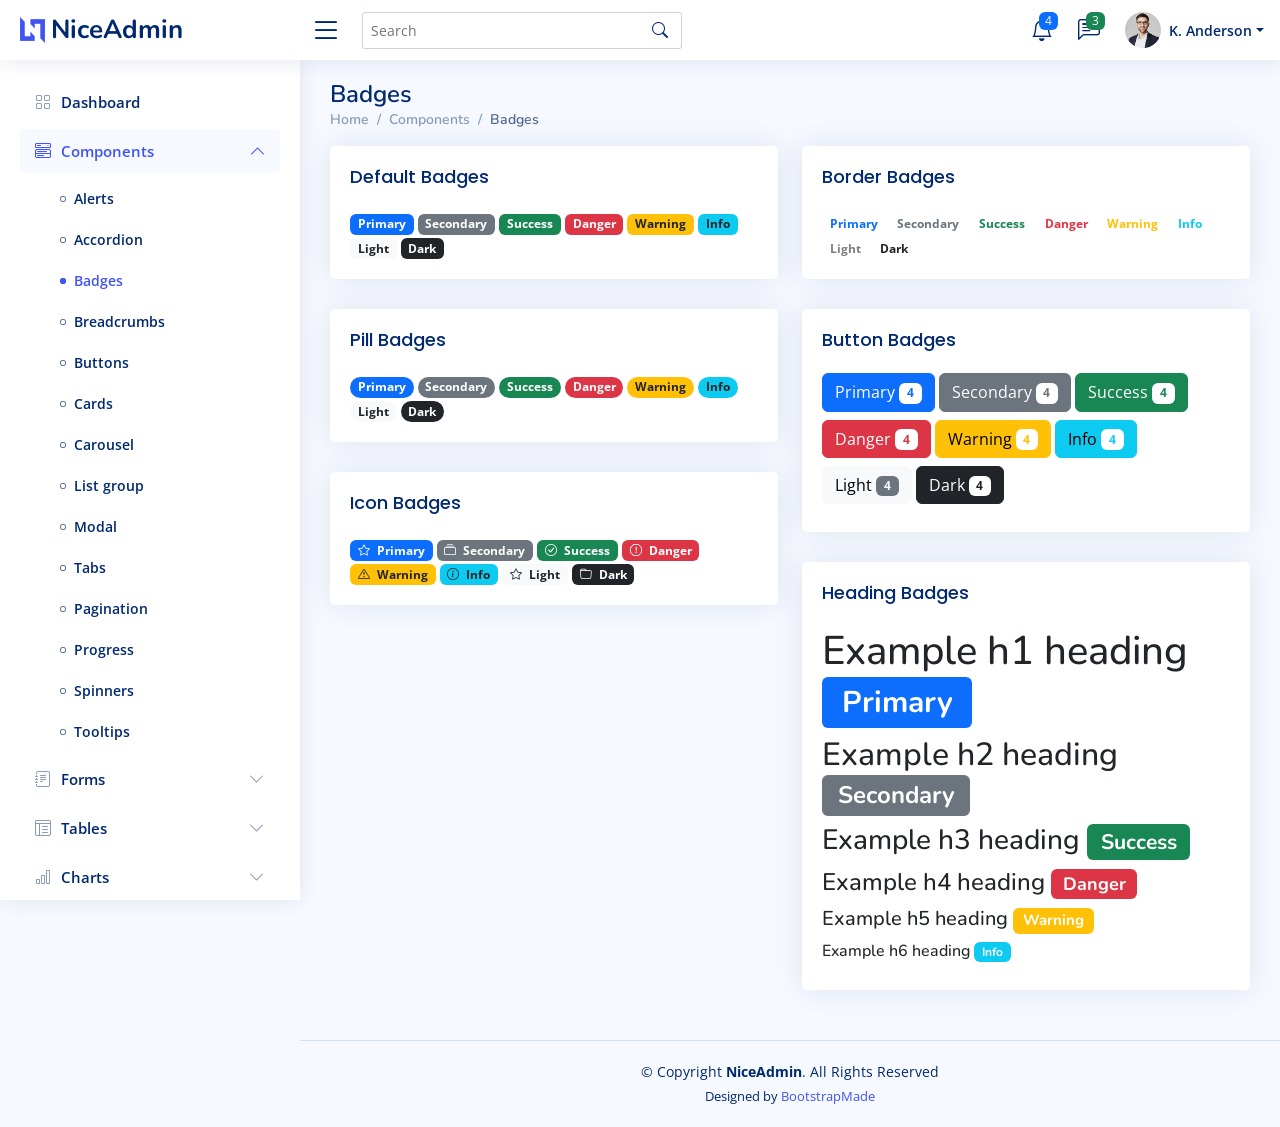
<file: recursos/components-badges.html>
<!DOCTYPE html>
<html lang="en">

<head>
  <meta charset="utf-8">
  <meta content="width=device-width, initial-scale=1.0" name="viewport">

  <title>Components / Badges - NiceAdmin Bootstrap Template</title>
  <meta content="" name="description">
  <meta content="" name="keywords">

  <!-- Favicons -->
  <link href="assets/img/favicon.png" rel="icon">
  <link href="assets/img/apple-touch-icon.png" rel="apple-touch-icon">

  <!-- Google Fonts -->
  <link href="https://fonts.gstatic.com" rel="preconnect">
  <link href="https://fonts.googleapis.com/css?family=Open+Sans:300,300i,400,400i,600,600i,700,700i|Nunito:300,300i,400,400i,600,600i,700,700i|Poppins:300,300i,400,400i,500,500i,600,600i,700,700i" rel="stylesheet">

  <!-- Vendor CSS Files -->
  <link href="assets/vendor/bootstrap/css/bootstrap.min.css" rel="stylesheet">
  <link href="assets/vendor/bootstrap-icons/bootstrap-icons.css" rel="stylesheet">
  <link href="assets/vendor/boxicons/css/boxicons.min.css" rel="stylesheet">
  <link href="assets/vendor/quill/quill.snow.css" rel="stylesheet">
  <link href="assets/vendor/quill/quill.bubble.css" rel="stylesheet">
  <link href="assets/vendor/remixicon/remixicon.css" rel="stylesheet">
  <link href="assets/vendor/simple-datatables/style.css" rel="stylesheet">

  <!-- Template Main CSS File -->
  <link href="assets/css/style.css" rel="stylesheet">

  <!-- =======================================================
  * Template Name: NiceAdmin
  * Updated: May 30 2023 with Bootstrap v5.3.0
  * Template URL: https://bootstrapmade.com/nice-admin-bootstrap-admin-html-template/
  * Author: BootstrapMade.com
  * License: https://bootstrapmade.com/license/
  ======================================================== -->
</head>

<body>

  <!-- ======= Header ======= -->
  <header id="header" class="header fixed-top d-flex align-items-center">

    <div class="d-flex align-items-center justify-content-between">
      <a href="index.html" class="logo d-flex align-items-center">
        <img src="assets/img/logo.png" alt="">
        <span class="d-none d-lg-block">NiceAdmin</span>
      </a>
      <i class="bi bi-list toggle-sidebar-btn"></i>
    </div><!-- End Logo -->

    <div class="search-bar">
      <form class="search-form d-flex align-items-center" method="POST" action="#">
        <input type="text" name="query" placeholder="Search" title="Enter search keyword">
        <button type="submit" title="Search"><i class="bi bi-search"></i></button>
      </form>
    </div><!-- End Search Bar -->

    <nav class="header-nav ms-auto">
      <ul class="d-flex align-items-center">

        <li class="nav-item d-block d-lg-none">
          <a class="nav-link nav-icon search-bar-toggle " href="#">
            <i class="bi bi-search"></i>
          </a>
        </li><!-- End Search Icon-->

        <li class="nav-item dropdown">

          <a class="nav-link nav-icon" href="#" data-bs-toggle="dropdown">
            <i class="bi bi-bell"></i>
            <span class="badge bg-primary badge-number">4</span>
          </a><!-- End Notification Icon -->

          <ul class="dropdown-menu dropdown-menu-end dropdown-menu-arrow notifications">
            <li class="dropdown-header">
              You have 4 new notifications
              <a href="#"><span class="badge rounded-pill bg-primary p-2 ms-2">View all</span></a>
            </li>
            <li>
              <hr class="dropdown-divider">
            </li>

            <li class="notification-item">
              <i class="bi bi-exclamation-circle text-warning"></i>
              <div>
                <h4>Lorem Ipsum</h4>
                <p>Quae dolorem earum veritatis oditseno</p>
                <p>30 min. ago</p>
              </div>
            </li>

            <li>
              <hr class="dropdown-divider">
            </li>

            <li class="notification-item">
              <i class="bi bi-x-circle text-danger"></i>
              <div>
                <h4>Atque rerum nesciunt</h4>
                <p>Quae dolorem earum veritatis oditseno</p>
                <p>1 hr. ago</p>
              </div>
            </li>

            <li>
              <hr class="dropdown-divider">
            </li>

            <li class="notification-item">
              <i class="bi bi-check-circle text-success"></i>
              <div>
                <h4>Sit rerum fuga</h4>
                <p>Quae dolorem earum veritatis oditseno</p>
                <p>2 hrs. ago</p>
              </div>
            </li>

            <li>
              <hr class="dropdown-divider">
            </li>

            <li class="notification-item">
              <i class="bi bi-info-circle text-primary"></i>
              <div>
                <h4>Dicta reprehenderit</h4>
                <p>Quae dolorem earum veritatis oditseno</p>
                <p>4 hrs. ago</p>
              </div>
            </li>

            <li>
              <hr class="dropdown-divider">
            </li>
            <li class="dropdown-footer">
              <a href="#">Show all notifications</a>
            </li>

          </ul><!-- End Notification Dropdown Items -->

        </li><!-- End Notification Nav -->

        <li class="nav-item dropdown">

          <a class="nav-link nav-icon" href="#" data-bs-toggle="dropdown">
            <i class="bi bi-chat-left-text"></i>
            <span class="badge bg-success badge-number">3</span>
          </a><!-- End Messages Icon -->

          <ul class="dropdown-menu dropdown-menu-end dropdown-menu-arrow messages">
            <li class="dropdown-header">
              You have 3 new messages
              <a href="#"><span class="badge rounded-pill bg-primary p-2 ms-2">View all</span></a>
            </li>
            <li>
              <hr class="dropdown-divider">
            </li>

            <li class="message-item">
              <a href="#">
                <img src="assets/img/messages-1.jpg" alt="" class="rounded-circle">
                <div>
                  <h4>Maria Hudson</h4>
                  <p>Velit asperiores et ducimus soluta repudiandae labore officia est ut...</p>
                  <p>4 hrs. ago</p>
                </div>
              </a>
            </li>
            <li>
              <hr class="dropdown-divider">
            </li>

            <li class="message-item">
              <a href="#">
                <img src="assets/img/messages-2.jpg" alt="" class="rounded-circle">
                <div>
                  <h4>Anna Nelson</h4>
                  <p>Velit asperiores et ducimus soluta repudiandae labore officia est ut...</p>
                  <p>6 hrs. ago</p>
                </div>
              </a>
            </li>
            <li>
              <hr class="dropdown-divider">
            </li>

            <li class="message-item">
              <a href="#">
                <img src="assets/img/messages-3.jpg" alt="" class="rounded-circle">
                <div>
                  <h4>David Muldon</h4>
                  <p>Velit asperiores et ducimus soluta repudiandae labore officia est ut...</p>
                  <p>8 hrs. ago</p>
                </div>
              </a>
            </li>
            <li>
              <hr class="dropdown-divider">
            </li>

            <li class="dropdown-footer">
              <a href="#">Show all messages</a>
            </li>

          </ul><!-- End Messages Dropdown Items -->

        </li><!-- End Messages Nav -->

        <li class="nav-item dropdown pe-3">

          <a class="nav-link nav-profile d-flex align-items-center pe-0" href="#" data-bs-toggle="dropdown">
            <img src="assets/img/profile-img.jpg" alt="Profile" class="rounded-circle">
            <span class="d-none d-md-block dropdown-toggle ps-2">K. Anderson</span>
          </a><!-- End Profile Iamge Icon -->

          <ul class="dropdown-menu dropdown-menu-end dropdown-menu-arrow profile">
            <li class="dropdown-header">
              <h6>Kevin Anderson</h6>
              <span>Web Designer</span>
            </li>
            <li>
              <hr class="dropdown-divider">
            </li>

            <li>
              <a class="dropdown-item d-flex align-items-center" href="users-profile.html">
                <i class="bi bi-person"></i>
                <span>My Profile</span>
              </a>
            </li>
            <li>
              <hr class="dropdown-divider">
            </li>

            <li>
              <a class="dropdown-item d-flex align-items-center" href="users-profile.html">
                <i class="bi bi-gear"></i>
                <span>Account Settings</span>
              </a>
            </li>
            <li>
              <hr class="dropdown-divider">
            </li>

            <li>
              <a class="dropdown-item d-flex align-items-center" href="pages-faq.html">
                <i class="bi bi-question-circle"></i>
                <span>Need Help?</span>
              </a>
            </li>
            <li>
              <hr class="dropdown-divider">
            </li>

            <li>
              <a class="dropdown-item d-flex align-items-center" href="#">
                <i class="bi bi-box-arrow-right"></i>
                <span>Sign Out</span>
              </a>
            </li>

          </ul><!-- End Profile Dropdown Items -->
        </li><!-- End Profile Nav -->

      </ul>
    </nav><!-- End Icons Navigation -->

  </header><!-- End Header -->

  <!-- ======= Sidebar ======= -->
  <aside id="sidebar" class="sidebar">

    <ul class="sidebar-nav" id="sidebar-nav">

      <li class="nav-item">
        <a class="nav-link collapsed" href="index.html">
          <i class="bi bi-grid"></i>
          <span>Dashboard</span>
        </a>
      </li><!-- End Dashboard Nav -->

      <li class="nav-item">
        <a class="nav-link " data-bs-target="#components-nav" data-bs-toggle="collapse" href="#">
          <i class="bi bi-menu-button-wide"></i><span>Components</span><i class="bi bi-chevron-down ms-auto"></i>
        </a>
        <ul id="components-nav" class="nav-content collapse show" data-bs-parent="#sidebar-nav">
          <li>
            <a href="components-alerts.html">
              <i class="bi bi-circle"></i><span>Alerts</span>
            </a>
          </li>
          <li>
            <a href="components-accordion.html">
              <i class="bi bi-circle"></i><span>Accordion</span>
            </a>
          </li>
          <li>
            <a href="components-badges.html" class="active">
              <i class="bi bi-circle"></i><span>Badges</span>
            </a>
          </li>
          <li>
            <a href="components-breadcrumbs.html">
              <i class="bi bi-circle"></i><span>Breadcrumbs</span>
            </a>
          </li>
          <li>
            <a href="components-buttons.html">
              <i class="bi bi-circle"></i><span>Buttons</span>
            </a>
          </li>
          <li>
            <a href="components-cards.html">
              <i class="bi bi-circle"></i><span>Cards</span>
            </a>
          </li>
          <li>
            <a href="components-carousel.html">
              <i class="bi bi-circle"></i><span>Carousel</span>
            </a>
          </li>
          <li>
            <a href="components-list-group.html">
              <i class="bi bi-circle"></i><span>List group</span>
            </a>
          </li>
          <li>
            <a href="components-modal.html">
              <i class="bi bi-circle"></i><span>Modal</span>
            </a>
          </li>
          <li>
            <a href="components-tabs.html">
              <i class="bi bi-circle"></i><span>Tabs</span>
            </a>
          </li>
          <li>
            <a href="components-pagination.html">
              <i class="bi bi-circle"></i><span>Pagination</span>
            </a>
          </li>
          <li>
            <a href="components-progress.html">
              <i class="bi bi-circle"></i><span>Progress</span>
            </a>
          </li>
          <li>
            <a href="components-spinners.html">
              <i class="bi bi-circle"></i><span>Spinners</span>
            </a>
          </li>
          <li>
            <a href="components-tooltips.html">
              <i class="bi bi-circle"></i><span>Tooltips</span>
            </a>
          </li>
        </ul>
      </li><!-- End Components Nav -->

      <li class="nav-item">
        <a class="nav-link collapsed" data-bs-target="#forms-nav" data-bs-toggle="collapse" href="#">
          <i class="bi bi-journal-text"></i><span>Forms</span><i class="bi bi-chevron-down ms-auto"></i>
        </a>
        <ul id="forms-nav" class="nav-content collapse " data-bs-parent="#sidebar-nav">
          <li>
            <a href="forms-elements.html">
              <i class="bi bi-circle"></i><span>Form Elements</span>
            </a>
          </li>
          <li>
            <a href="forms-layouts.html">
              <i class="bi bi-circle"></i><span>Form Layouts</span>
            </a>
          </li>
          <li>
            <a href="forms-editors.html">
              <i class="bi bi-circle"></i><span>Form Editors</span>
            </a>
          </li>
          <li>
            <a href="forms-validation.html">
              <i class="bi bi-circle"></i><span>Form Validation</span>
            </a>
          </li>
        </ul>
      </li><!-- End Forms Nav -->

      <li class="nav-item">
        <a class="nav-link collapsed" data-bs-target="#tables-nav" data-bs-toggle="collapse" href="#">
          <i class="bi bi-layout-text-window-reverse"></i><span>Tables</span><i class="bi bi-chevron-down ms-auto"></i>
        </a>
        <ul id="tables-nav" class="nav-content collapse " data-bs-parent="#sidebar-nav">
          <li>
            <a href="tables-general.html">
              <i class="bi bi-circle"></i><span>General Tables</span>
            </a>
          </li>
          <li>
            <a href="tables-data.html">
              <i class="bi bi-circle"></i><span>Data Tables</span>
            </a>
          </li>
        </ul>
      </li><!-- End Tables Nav -->

      <li class="nav-item">
        <a class="nav-link collapsed" data-bs-target="#charts-nav" data-bs-toggle="collapse" href="#">
          <i class="bi bi-bar-chart"></i><span>Charts</span><i class="bi bi-chevron-down ms-auto"></i>
        </a>
        <ul id="charts-nav" class="nav-content collapse " data-bs-parent="#sidebar-nav">
          <li>
            <a href="charts-chartjs.html">
              <i class="bi bi-circle"></i><span>Chart.js</span>
            </a>
          </li>
          <li>
            <a href="charts-apexcharts.html">
              <i class="bi bi-circle"></i><span>ApexCharts</span>
            </a>
          </li>
          <li>
            <a href="charts-echarts.html">
              <i class="bi bi-circle"></i><span>ECharts</span>
            </a>
          </li>
        </ul>
      </li><!-- End Charts Nav -->

      <li class="nav-item">
        <a class="nav-link collapsed" data-bs-target="#icons-nav" data-bs-toggle="collapse" href="#">
          <i class="bi bi-gem"></i><span>Icons</span><i class="bi bi-chevron-down ms-auto"></i>
        </a>
        <ul id="icons-nav" class="nav-content collapse " data-bs-parent="#sidebar-nav">
          <li>
            <a href="icons-bootstrap.html">
              <i class="bi bi-circle"></i><span>Bootstrap Icons</span>
            </a>
          </li>
          <li>
            <a href="icons-remix.html">
              <i class="bi bi-circle"></i><span>Remix Icons</span>
            </a>
          </li>
          <li>
            <a href="icons-boxicons.html">
              <i class="bi bi-circle"></i><span>Boxicons</span>
            </a>
          </li>
        </ul>
      </li><!-- End Icons Nav -->

      <li class="nav-heading">Pages</li>

      <li class="nav-item">
        <a class="nav-link collapsed" href="users-profile.html">
          <i class="bi bi-person"></i>
          <span>Profile</span>
        </a>
      </li><!-- End Profile Page Nav -->

      <li class="nav-item">
        <a class="nav-link collapsed" href="pages-faq.html">
          <i class="bi bi-question-circle"></i>
          <span>F.A.Q</span>
        </a>
      </li><!-- End F.A.Q Page Nav -->

      <li class="nav-item">
        <a class="nav-link collapsed" href="pages-contact.html">
          <i class="bi bi-envelope"></i>
          <span>Contact</span>
        </a>
      </li><!-- End Contact Page Nav -->

      <li class="nav-item">
        <a class="nav-link collapsed" href="pages-register.html">
          <i class="bi bi-card-list"></i>
          <span>Register</span>
        </a>
      </li><!-- End Register Page Nav -->

      <li class="nav-item">
        <a class="nav-link collapsed" href="pages-login.html">
          <i class="bi bi-box-arrow-in-right"></i>
          <span>Login</span>
        </a>
      </li><!-- End Login Page Nav -->

      <li class="nav-item">
        <a class="nav-link collapsed" href="pages-error-404.html">
          <i class="bi bi-dash-circle"></i>
          <span>Error 404</span>
        </a>
      </li><!-- End Error 404 Page Nav -->

      <li class="nav-item">
        <a class="nav-link collapsed" href="pages-blank.html">
          <i class="bi bi-file-earmark"></i>
          <span>Blank</span>
        </a>
      </li><!-- End Blank Page Nav -->

    </ul>

  </aside><!-- End Sidebar-->

  <main id="main" class="main">

    <div class="pagetitle">
      <h1>Badges</h1>
      <nav>
        <ol class="breadcrumb">
          <li class="breadcrumb-item"><a href="index.html">Home</a></li>
          <li class="breadcrumb-item">Components</li>
          <li class="breadcrumb-item active">Badges</li>
        </ol>
      </nav>
    </div><!-- End Page Title -->

    <section class="section">
      <div class="row">

        <div class="col-lg-6">

          <div class="card">
            <div class="card-body">
              <h5 class="card-title">Default Badges</h5>

              <span class="badge bg-primary">Primary</span>
              <span class="badge bg-secondary">Secondary</span>
              <span class="badge bg-success">Success</span>
              <span class="badge bg-danger">Danger</span>
              <span class="badge bg-warning text-dark">Warning</span>
              <span class="badge bg-info text-dark">Info</span>
              <span class="badge bg-light text-dark">Light</span>
              <span class="badge bg-dark">Dark</span>
            </div>
          </div><!-- End Default Badges -->

          <div class="card">
            <div class="card-body">
              <h5 class="card-title">Pill Badges</h5>
              <span class="badge rounded-pill bg-primary">Primary</span>
              <span class="badge rounded-pill bg-secondary">Secondary</span>
              <span class="badge rounded-pill bg-success">Success</span>
              <span class="badge rounded-pill bg-danger">Danger</span>
              <span class="badge rounded-pill bg-warning text-dark">Warning</span>
              <span class="badge rounded-pill bg-info text-dark">Info</span>
              <span class="badge rounded-pill bg-light text-dark">Light</span>
              <span class="badge rounded-pill bg-dark">Dark</span>
            </div>
          </div><!-- End Pill Badges -->

          <div class="card">
            <div class="card-body">
              <h5 class="card-title">Icon Badges</h5>
              <span class="badge bg-primary"><i class="bi bi-star me-1"></i> Primary</span>
              <span class="badge bg-secondary"><i class="bi bi-collection me-1"></i> Secondary</span>
              <span class="badge bg-success"><i class="bi bi-check-circle me-1"></i> Success</span>
              <span class="badge bg-danger"><i class="bi bi-exclamation-octagon me-1"></i> Danger</span>
              <span class="badge bg-warning text-dark"><i class="bi bi-exclamation-triangle me-1"></i> Warning</span>
              <span class="badge bg-info text-dark"><i class="bi bi-info-circle me-1"></i> Info</span>
              <span class="badge bg-light text-dark"><i class="bi bi-star me-1"></i> Light</span>
              <span class="badge bg-dark"><i class="bi bi-folder me-1"></i> Dark</span>
            </div>
          </div><!-- End Icon Badges -->

        </div>

        <div class="col-lg-6">

          <div class="card">
            <div class="card-body">
              <h5 class="card-title">Border Badges</h5>
              <span class="badge border-primary border-1 text-primary">Primary</span>
              <span class="badge border-secondary border-1 text-secondary">Secondary</span>
              <span class="badge border-success border-1 text-success">Success</span>
              <span class="badge border-danger border-1 text-danger">Danger</span>
              <span class="badge border-warning border-1 text-warning">Warning</span>
              <span class="badge border-info border-1 text-info">Info</span>
              <span class="badge border-light border-1 text-black-50">Light</span>
              <span class="badge border-dark border-1 text-dark">Dark</span>
            </div>
          </div><!-- End Border Badges -->

          <div class="card">
            <div class="card-body">
              <h5 class="card-title">Button Badges</h5>

              <button type="button" class="btn btn-primary mb-2">
                Primary <span class="badge bg-white text-primary">4</span>
              </button>
              <button type="button" class="btn btn-secondary mb-2">
                Secondary <span class="badge bg-white text-secondary">4</span>
              </button>
              <button type="button" class="btn btn-success mb-2">
                Success <span class="badge bg-white text-success">4</span>
              </button>
              <button type="button" class="btn btn-danger mb-2">
                Danger <span class="badge bg-white text-danger">4</span>
              </button>
              <button type="button" class="btn btn-warning mb-2">
                Warning <span class="badge bg-white text-warning">4</span>
              </button>
              <button type="button" class="btn btn-info mb-2">
                Info <span class="badge bg-white text-info">4</span>
              </button>
              <button type="button" class="btn btn-light mb-2">
                Light <span class="badge bg-secondary text-light">4</span>
              </button>
              <button type="button" class="btn btn-dark mb-2">
                Dark <span class="badge bg-white text-dark">4</span>
              </button>
            </div>
          </div><!-- End Button Badges -->

          <div class="card">
            <div class="card-body">
              <h5 class="card-title">Heading Badges</h5>

              <h1>Example h1 heading <span class="badge bg-primary">Primary</span></h1>
              <h2>Example h2 heading <span class="badge bg-secondary">Secondary</span></h2>
              <h3>Example h3 heading <span class="badge bg-success">Success</span></h3>
              <h4>Example h4 heading <span class="badge bg-danger">Danger</span></h4>
              <h5>Example h5 heading <span class="badge bg-warning">Warning</span></h5>
              <h6>Example h6 heading <span class="badge bg-info">Info</span></h6>
            </div>
          </div><!-- End Heading Badges -->

        </div>

      </div>
    </section>

  </main><!-- End #main -->

  <!-- ======= Footer ======= -->
  <footer id="footer" class="footer">
    <div class="copyright">
      &copy; Copyright <strong><span>NiceAdmin</span></strong>. All Rights Reserved
    </div>
    <div class="credits">
      <!-- All the links in the footer should remain intact. -->
      <!-- You can delete the links only if you purchased the pro version. -->
      <!-- Licensing information: https://bootstrapmade.com/license/ -->
      <!-- Purchase the pro version with working PHP/AJAX contact form: https://bootstrapmade.com/nice-admin-bootstrap-admin-html-template/ -->
      Designed by <a href="https://bootstrapmade.com/">BootstrapMade</a>
    </div>
  </footer><!-- End Footer -->

  <a href="#" class="back-to-top d-flex align-items-center justify-content-center"><i class="bi bi-arrow-up-short"></i></a>

  <!-- Vendor JS Files -->
  <script src="assets/vendor/apexcharts/apexcharts.min.js"></script>
  <script src="assets/vendor/bootstrap/js/bootstrap.bundle.min.js"></script>
  <script src="assets/vendor/chart.js/chart.umd.js"></script>
  <script src="assets/vendor/echarts/echarts.min.js"></script>
  <script src="assets/vendor/quill/quill.min.js"></script>
  <script src="assets/vendor/simple-datatables/simple-datatables.js"></script>
  <script src="assets/vendor/tinymce/tinymce.min.js"></script>
  <script src="assets/vendor/php-email-form/validate.js"></script>

  <!-- Template Main JS File -->
  <script src="assets/js/main.js"></script>

</body>

</html>
</file>
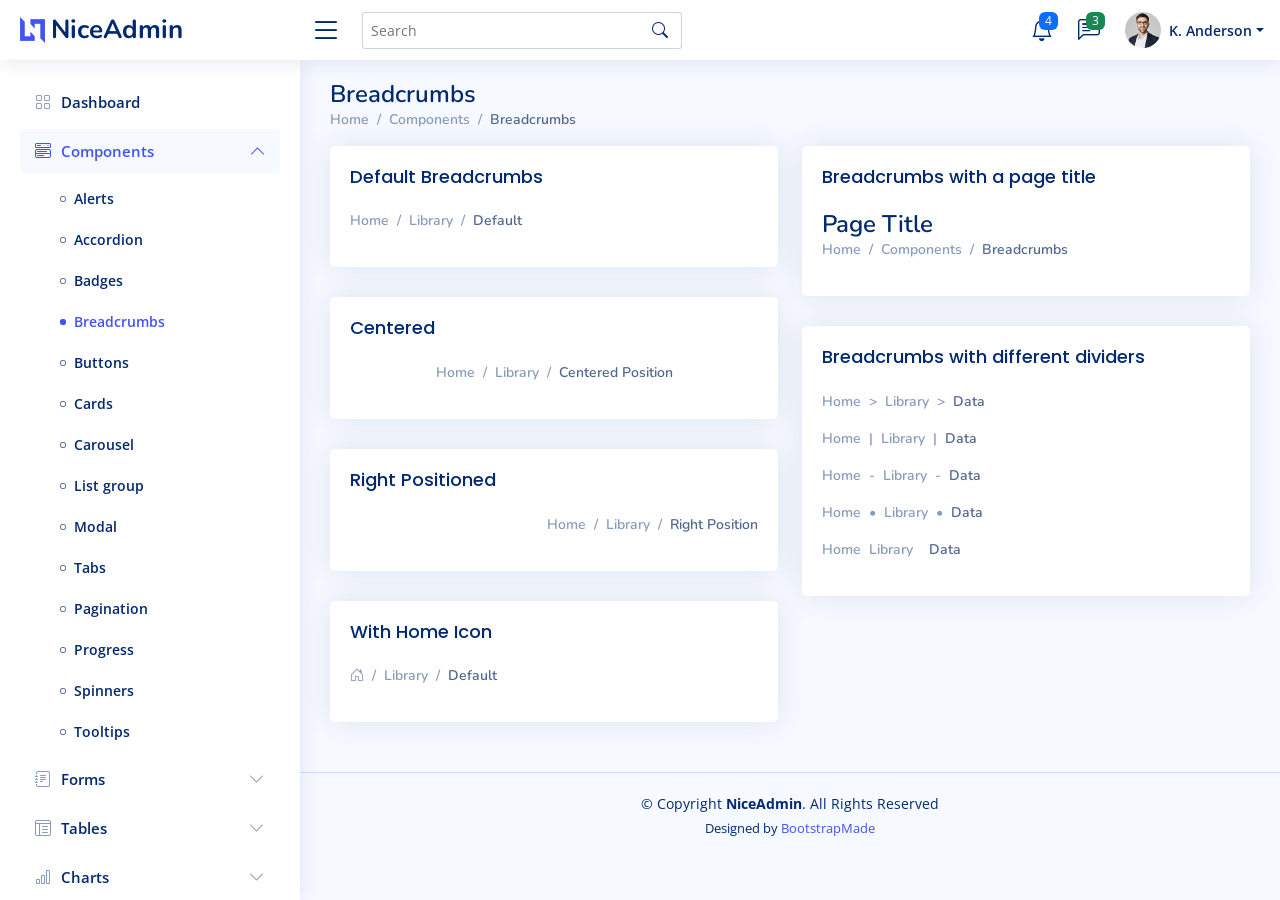
<file: recursos/components-breadcrumbs.html>
<!DOCTYPE html>
<html lang="en">

<head>
  <meta charset="utf-8">
  <meta content="width=device-width, initial-scale=1.0" name="viewport">

  <title>Components / Breadcrumbs - NiceAdmin Bootstrap Template</title>
  <meta content="" name="description">
  <meta content="" name="keywords">

  <!-- Favicons -->
  <link href="assets/img/favicon.png" rel="icon">
  <link href="assets/img/apple-touch-icon.png" rel="apple-touch-icon">

  <!-- Google Fonts -->
  <link href="https://fonts.gstatic.com" rel="preconnect">
  <link href="https://fonts.googleapis.com/css?family=Open+Sans:300,300i,400,400i,600,600i,700,700i|Nunito:300,300i,400,400i,600,600i,700,700i|Poppins:300,300i,400,400i,500,500i,600,600i,700,700i" rel="stylesheet">

  <!-- Vendor CSS Files -->
  <link href="assets/vendor/bootstrap/css/bootstrap.min.css" rel="stylesheet">
  <link href="assets/vendor/bootstrap-icons/bootstrap-icons.css" rel="stylesheet">
  <link href="assets/vendor/boxicons/css/boxicons.min.css" rel="stylesheet">
  <link href="assets/vendor/quill/quill.snow.css" rel="stylesheet">
  <link href="assets/vendor/quill/quill.bubble.css" rel="stylesheet">
  <link href="assets/vendor/remixicon/remixicon.css" rel="stylesheet">
  <link href="assets/vendor/simple-datatables/style.css" rel="stylesheet">

  <!-- Template Main CSS File -->
  <link href="assets/css/style.css" rel="stylesheet">

  <!-- =======================================================
  * Template Name: NiceAdmin
  * Updated: May 30 2023 with Bootstrap v5.3.0
  * Template URL: https://bootstrapmade.com/nice-admin-bootstrap-admin-html-template/
  * Author: BootstrapMade.com
  * License: https://bootstrapmade.com/license/
  ======================================================== -->
</head>

<body>

  <!-- ======= Header ======= -->
  <header id="header" class="header fixed-top d-flex align-items-center">

    <div class="d-flex align-items-center justify-content-between">
      <a href="index.html" class="logo d-flex align-items-center">
        <img src="assets/img/logo.png" alt="">
        <span class="d-none d-lg-block">NiceAdmin</span>
      </a>
      <i class="bi bi-list toggle-sidebar-btn"></i>
    </div><!-- End Logo -->

    <div class="search-bar">
      <form class="search-form d-flex align-items-center" method="POST" action="#">
        <input type="text" name="query" placeholder="Search" title="Enter search keyword">
        <button type="submit" title="Search"><i class="bi bi-search"></i></button>
      </form>
    </div><!-- End Search Bar -->

    <nav class="header-nav ms-auto">
      <ul class="d-flex align-items-center">

        <li class="nav-item d-block d-lg-none">
          <a class="nav-link nav-icon search-bar-toggle " href="#">
            <i class="bi bi-search"></i>
          </a>
        </li><!-- End Search Icon-->

        <li class="nav-item dropdown">

          <a class="nav-link nav-icon" href="#" data-bs-toggle="dropdown">
            <i class="bi bi-bell"></i>
            <span class="badge bg-primary badge-number">4</span>
          </a><!-- End Notification Icon -->

          <ul class="dropdown-menu dropdown-menu-end dropdown-menu-arrow notifications">
            <li class="dropdown-header">
              You have 4 new notifications
              <a href="#"><span class="badge rounded-pill bg-primary p-2 ms-2">View all</span></a>
            </li>
            <li>
              <hr class="dropdown-divider">
            </li>

            <li class="notification-item">
              <i class="bi bi-exclamation-circle text-warning"></i>
              <div>
                <h4>Lorem Ipsum</h4>
                <p>Quae dolorem earum veritatis oditseno</p>
                <p>30 min. ago</p>
              </div>
            </li>

            <li>
              <hr class="dropdown-divider">
            </li>

            <li class="notification-item">
              <i class="bi bi-x-circle text-danger"></i>
              <div>
                <h4>Atque rerum nesciunt</h4>
                <p>Quae dolorem earum veritatis oditseno</p>
                <p>1 hr. ago</p>
              </div>
            </li>

            <li>
              <hr class="dropdown-divider">
            </li>

            <li class="notification-item">
              <i class="bi bi-check-circle text-success"></i>
              <div>
                <h4>Sit rerum fuga</h4>
                <p>Quae dolorem earum veritatis oditseno</p>
                <p>2 hrs. ago</p>
              </div>
            </li>

            <li>
              <hr class="dropdown-divider">
            </li>

            <li class="notification-item">
              <i class="bi bi-info-circle text-primary"></i>
              <div>
                <h4>Dicta reprehenderit</h4>
                <p>Quae dolorem earum veritatis oditseno</p>
                <p>4 hrs. ago</p>
              </div>
            </li>

            <li>
              <hr class="dropdown-divider">
            </li>
            <li class="dropdown-footer">
              <a href="#">Show all notifications</a>
            </li>

          </ul><!-- End Notification Dropdown Items -->

        </li><!-- End Notification Nav -->

        <li class="nav-item dropdown">

          <a class="nav-link nav-icon" href="#" data-bs-toggle="dropdown">
            <i class="bi bi-chat-left-text"></i>
            <span class="badge bg-success badge-number">3</span>
          </a><!-- End Messages Icon -->

          <ul class="dropdown-menu dropdown-menu-end dropdown-menu-arrow messages">
            <li class="dropdown-header">
              You have 3 new messages
              <a href="#"><span class="badge rounded-pill bg-primary p-2 ms-2">View all</span></a>
            </li>
            <li>
              <hr class="dropdown-divider">
            </li>

            <li class="message-item">
              <a href="#">
                <img src="assets/img/messages-1.jpg" alt="" class="rounded-circle">
                <div>
                  <h4>Maria Hudson</h4>
                  <p>Velit asperiores et ducimus soluta repudiandae labore officia est ut...</p>
                  <p>4 hrs. ago</p>
                </div>
              </a>
            </li>
            <li>
              <hr class="dropdown-divider">
            </li>

            <li class="message-item">
              <a href="#">
                <img src="assets/img/messages-2.jpg" alt="" class="rounded-circle">
                <div>
                  <h4>Anna Nelson</h4>
                  <p>Velit asperiores et ducimus soluta repudiandae labore officia est ut...</p>
                  <p>6 hrs. ago</p>
                </div>
              </a>
            </li>
            <li>
              <hr class="dropdown-divider">
            </li>

            <li class="message-item">
              <a href="#">
                <img src="assets/img/messages-3.jpg" alt="" class="rounded-circle">
                <div>
                  <h4>David Muldon</h4>
                  <p>Velit asperiores et ducimus soluta repudiandae labore officia est ut...</p>
                  <p>8 hrs. ago</p>
                </div>
              </a>
            </li>
            <li>
              <hr class="dropdown-divider">
            </li>

            <li class="dropdown-footer">
              <a href="#">Show all messages</a>
            </li>

          </ul><!-- End Messages Dropdown Items -->

        </li><!-- End Messages Nav -->

        <li class="nav-item dropdown pe-3">

          <a class="nav-link nav-profile d-flex align-items-center pe-0" href="#" data-bs-toggle="dropdown">
            <img src="assets/img/profile-img.jpg" alt="Profile" class="rounded-circle">
            <span class="d-none d-md-block dropdown-toggle ps-2">K. Anderson</span>
          </a><!-- End Profile Iamge Icon -->

          <ul class="dropdown-menu dropdown-menu-end dropdown-menu-arrow profile">
            <li class="dropdown-header">
              <h6>Kevin Anderson</h6>
              <span>Web Designer</span>
            </li>
            <li>
              <hr class="dropdown-divider">
            </li>

            <li>
              <a class="dropdown-item d-flex align-items-center" href="users-profile.html">
                <i class="bi bi-person"></i>
                <span>My Profile</span>
              </a>
            </li>
            <li>
              <hr class="dropdown-divider">
            </li>

            <li>
              <a class="dropdown-item d-flex align-items-center" href="users-profile.html">
                <i class="bi bi-gear"></i>
                <span>Account Settings</span>
              </a>
            </li>
            <li>
              <hr class="dropdown-divider">
            </li>

            <li>
              <a class="dropdown-item d-flex align-items-center" href="pages-faq.html">
                <i class="bi bi-question-circle"></i>
                <span>Need Help?</span>
              </a>
            </li>
            <li>
              <hr class="dropdown-divider">
            </li>

            <li>
              <a class="dropdown-item d-flex align-items-center" href="#">
                <i class="bi bi-box-arrow-right"></i>
                <span>Sign Out</span>
              </a>
            </li>

          </ul><!-- End Profile Dropdown Items -->
        </li><!-- End Profile Nav -->

      </ul>
    </nav><!-- End Icons Navigation -->

  </header><!-- End Header -->

  <!-- ======= Sidebar ======= -->
  <aside id="sidebar" class="sidebar">

    <ul class="sidebar-nav" id="sidebar-nav">

      <li class="nav-item">
        <a class="nav-link collapsed" href="index.html">
          <i class="bi bi-grid"></i>
          <span>Dashboard</span>
        </a>
      </li><!-- End Dashboard Nav -->

      <li class="nav-item">
        <a class="nav-link " data-bs-target="#components-nav" data-bs-toggle="collapse" href="#">
          <i class="bi bi-menu-button-wide"></i><span>Components</span><i class="bi bi-chevron-down ms-auto"></i>
        </a>
        <ul id="components-nav" class="nav-content collapse show" data-bs-parent="#sidebar-nav">
          <li>
            <a href="components-alerts.html">
              <i class="bi bi-circle"></i><span>Alerts</span>
            </a>
          </li>
          <li>
            <a href="components-accordion.html">
              <i class="bi bi-circle"></i><span>Accordion</span>
            </a>
          </li>
          <li>
            <a href="components-badges.html">
              <i class="bi bi-circle"></i><span>Badges</span>
            </a>
          </li>
          <li>
            <a href="components-breadcrumbs.html" class="active">
              <i class="bi bi-circle"></i><span>Breadcrumbs</span>
            </a>
          </li>
          <li>
            <a href="components-buttons.html">
              <i class="bi bi-circle"></i><span>Buttons</span>
            </a>
          </li>
          <li>
            <a href="components-cards.html">
              <i class="bi bi-circle"></i><span>Cards</span>
            </a>
          </li>
          <li>
            <a href="components-carousel.html">
              <i class="bi bi-circle"></i><span>Carousel</span>
            </a>
          </li>
          <li>
            <a href="components-list-group.html">
              <i class="bi bi-circle"></i><span>List group</span>
            </a>
          </li>
          <li>
            <a href="components-modal.html">
              <i class="bi bi-circle"></i><span>Modal</span>
            </a>
          </li>
          <li>
            <a href="components-tabs.html">
              <i class="bi bi-circle"></i><span>Tabs</span>
            </a>
          </li>
          <li>
            <a href="components-pagination.html">
              <i class="bi bi-circle"></i><span>Pagination</span>
            </a>
          </li>
          <li>
            <a href="components-progress.html">
              <i class="bi bi-circle"></i><span>Progress</span>
            </a>
          </li>
          <li>
            <a href="components-spinners.html">
              <i class="bi bi-circle"></i><span>Spinners</span>
            </a>
          </li>
          <li>
            <a href="components-tooltips.html">
              <i class="bi bi-circle"></i><span>Tooltips</span>
            </a>
          </li>
        </ul>
      </li><!-- End Components Nav -->

      <li class="nav-item">
        <a class="nav-link collapsed" data-bs-target="#forms-nav" data-bs-toggle="collapse" href="#">
          <i class="bi bi-journal-text"></i><span>Forms</span><i class="bi bi-chevron-down ms-auto"></i>
        </a>
        <ul id="forms-nav" class="nav-content collapse " data-bs-parent="#sidebar-nav">
          <li>
            <a href="forms-elements.html">
              <i class="bi bi-circle"></i><span>Form Elements</span>
            </a>
          </li>
          <li>
            <a href="forms-layouts.html">
              <i class="bi bi-circle"></i><span>Form Layouts</span>
            </a>
          </li>
          <li>
            <a href="forms-editors.html">
              <i class="bi bi-circle"></i><span>Form Editors</span>
            </a>
          </li>
          <li>
            <a href="forms-validation.html">
              <i class="bi bi-circle"></i><span>Form Validation</span>
            </a>
          </li>
        </ul>
      </li><!-- End Forms Nav -->

      <li class="nav-item">
        <a class="nav-link collapsed" data-bs-target="#tables-nav" data-bs-toggle="collapse" href="#">
          <i class="bi bi-layout-text-window-reverse"></i><span>Tables</span><i class="bi bi-chevron-down ms-auto"></i>
        </a>
        <ul id="tables-nav" class="nav-content collapse " data-bs-parent="#sidebar-nav">
          <li>
            <a href="tables-general.html">
              <i class="bi bi-circle"></i><span>General Tables</span>
            </a>
          </li>
          <li>
            <a href="tables-data.html">
              <i class="bi bi-circle"></i><span>Data Tables</span>
            </a>
          </li>
        </ul>
      </li><!-- End Tables Nav -->

      <li class="nav-item">
        <a class="nav-link collapsed" data-bs-target="#charts-nav" data-bs-toggle="collapse" href="#">
          <i class="bi bi-bar-chart"></i><span>Charts</span><i class="bi bi-chevron-down ms-auto"></i>
        </a>
        <ul id="charts-nav" class="nav-content collapse " data-bs-parent="#sidebar-nav">
          <li>
            <a href="charts-chartjs.html">
              <i class="bi bi-circle"></i><span>Chart.js</span>
            </a>
          </li>
          <li>
            <a href="charts-apexcharts.html">
              <i class="bi bi-circle"></i><span>ApexCharts</span>
            </a>
          </li>
          <li>
            <a href="charts-echarts.html">
              <i class="bi bi-circle"></i><span>ECharts</span>
            </a>
          </li>
        </ul>
      </li><!-- End Charts Nav -->

      <li class="nav-item">
        <a class="nav-link collapsed" data-bs-target="#icons-nav" data-bs-toggle="collapse" href="#">
          <i class="bi bi-gem"></i><span>Icons</span><i class="bi bi-chevron-down ms-auto"></i>
        </a>
        <ul id="icons-nav" class="nav-content collapse " data-bs-parent="#sidebar-nav">
          <li>
            <a href="icons-bootstrap.html">
              <i class="bi bi-circle"></i><span>Bootstrap Icons</span>
            </a>
          </li>
          <li>
            <a href="icons-remix.html">
              <i class="bi bi-circle"></i><span>Remix Icons</span>
            </a>
          </li>
          <li>
            <a href="icons-boxicons.html">
              <i class="bi bi-circle"></i><span>Boxicons</span>
            </a>
          </li>
        </ul>
      </li><!-- End Icons Nav -->

      <li class="nav-heading">Pages</li>

      <li class="nav-item">
        <a class="nav-link collapsed" href="users-profile.html">
          <i class="bi bi-person"></i>
          <span>Profile</span>
        </a>
      </li><!-- End Profile Page Nav -->

      <li class="nav-item">
        <a class="nav-link collapsed" href="pages-faq.html">
          <i class="bi bi-question-circle"></i>
          <span>F.A.Q</span>
        </a>
      </li><!-- End F.A.Q Page Nav -->

      <li class="nav-item">
        <a class="nav-link collapsed" href="pages-contact.html">
          <i class="bi bi-envelope"></i>
          <span>Contact</span>
        </a>
      </li><!-- End Contact Page Nav -->

      <li class="nav-item">
        <a class="nav-link collapsed" href="pages-register.html">
          <i class="bi bi-card-list"></i>
          <span>Register</span>
        </a>
      </li><!-- End Register Page Nav -->

      <li class="nav-item">
        <a class="nav-link collapsed" href="pages-login.html">
          <i class="bi bi-box-arrow-in-right"></i>
          <span>Login</span>
        </a>
      </li><!-- End Login Page Nav -->

      <li class="nav-item">
        <a class="nav-link collapsed" href="pages-error-404.html">
          <i class="bi bi-dash-circle"></i>
          <span>Error 404</span>
        </a>
      </li><!-- End Error 404 Page Nav -->

      <li class="nav-item">
        <a class="nav-link collapsed" href="pages-blank.html">
          <i class="bi bi-file-earmark"></i>
          <span>Blank</span>
        </a>
      </li><!-- End Blank Page Nav -->

    </ul>

  </aside><!-- End Sidebar-->

  <main id="main" class="main">

    <div class="pagetitle">
      <h1>Breadcrumbs</h1>
      <nav>
        <ol class="breadcrumb">
          <li class="breadcrumb-item"><a href="index.html">Home</a></li>
          <li class="breadcrumb-item">Components</li>
          <li class="breadcrumb-item active">Breadcrumbs</li>
        </ol>
      </nav>
    </div><!-- End Page Title -->

    <section class="section">
      <div class="row">
        <div class="col-lg-6">

          <div class="card">
            <div class="card-body">
              <h5 class="card-title">Default Breadcrumbs</h5>

              <nav>
                <ol class="breadcrumb">
                  <li class="breadcrumb-item"><a href="index.html">Home</a></li>
                  <li class="breadcrumb-item"><a href="#">Library</a></li>
                  <li class="breadcrumb-item active">Default</li>
                </ol>
              </nav>
            </div>
          </div>

          <div class="card">
            <div class="card-body">
              <h5 class="card-title">Centered</h5>

              <nav class="d-flex justify-content-center">
                <ol class="breadcrumb">
                  <li class="breadcrumb-item"><a href="index.html">Home</a></li>
                  <li class="breadcrumb-item"><a href="#">Library</a></li>
                  <li class="breadcrumb-item active">Centered Position</li>
                </ol>
              </nav>
            </div>
          </div>

          <div class="card">
            <div class="card-body">
              <h5 class="card-title">Right Positioned</h5>

              <nav class="d-flex justify-content-end">
                <ol class="breadcrumb">
                  <li class="breadcrumb-item"><a href="index.html">Home</a></li>
                  <li class="breadcrumb-item"><a href="#">Library</a></li>
                  <li class="breadcrumb-item active">Right Position</li>
                </ol>
              </nav>
            </div>
          </div>

          <div class="card">
            <div class="card-body">
              <h5 class="card-title">With Home Icon</h5>

              <nav>
                <ol class="breadcrumb">
                  <li class="breadcrumb-item"><a href="index.html"><i class="bi bi-house-door"></i></a></li>
                  <li class="breadcrumb-item"><a href="#">Library</a></li>
                  <li class="breadcrumb-item active">Default</li>
                </ol>
              </nav>
            </div>
          </div>

        </div>

        <div class="col-lg-6">

          <div class="card">
            <div class="card-body">
              <h5 class="card-title">Breadcrumbs with a page title</h5>

              <div class="pagetitle">
                <h1>Page Title</h1>
                <nav>
                  <ol class="breadcrumb">
                    <li class="breadcrumb-item"><a href="index.html">Home</a></li>
                    <li class="breadcrumb-item">Components</li>
                    <li class="breadcrumb-item active">Breadcrumbs</li>
                  </ol>
                </nav>
              </div><!-- End Breadcrumbs with a page title -->

            </div>
          </div>

          <div class="card">
            <div class="card-body">
              <h5 class="card-title">Breadcrumbs with different dividers</h5>

              <nav style="--bs-breadcrumb-divider: '>';">
                <ol class="breadcrumb">
                  <li class="breadcrumb-item"><a href="index.html">Home</a></li>
                  <li class="breadcrumb-item"><a href="#">Library</a></li>
                  <li class="breadcrumb-item active">Data</li>
                </ol>
              </nav>

              <nav style="--bs-breadcrumb-divider: '|';">
                <ol class="breadcrumb">
                  <li class="breadcrumb-item"><a href="index.html">Home</a></li>
                  <li class="breadcrumb-item"><a href="#">Library</a></li>
                  <li class="breadcrumb-item active">Data</li>
                </ol>
              </nav>

              <nav style="--bs-breadcrumb-divider: '-';">
                <ol class="breadcrumb">
                  <li class="breadcrumb-item"><a href="index.html">Home</a></li>
                  <li class="breadcrumb-item"><a href="#">Library</a></li>
                  <li class="breadcrumb-item active">Data</li>
                </ol>
              </nav>

              <nav style="--bs-breadcrumb-divider: '•';">
                <ol class="breadcrumb">
                  <li class="breadcrumb-item"><a href="index.html">Home</a></li>
                  <li class="breadcrumb-item"><a href="#">Library</a></li>
                  <li class="breadcrumb-item active">Data</li>
                </ol>
              </nav>

              <nav style="--bs-breadcrumb-divider: '';">
                <ol class="breadcrumb">
                  <li class="breadcrumb-item"><a href="index.html">Home</a></li>
                  <li class="breadcrumb-item"><a href="#">Library</a></li>
                  <li class="breadcrumb-item active">Data</li>
                </ol>
              </nav>

            </div>
          </div>

        </div>
      </div>
    </section>

  </main><!-- End #main -->

  <!-- ======= Footer ======= -->
  <footer id="footer" class="footer">
    <div class="copyright">
      &copy; Copyright <strong><span>NiceAdmin</span></strong>. All Rights Reserved
    </div>
    <div class="credits">
      <!-- All the links in the footer should remain intact. -->
      <!-- You can delete the links only if you purchased the pro version. -->
      <!-- Licensing information: https://bootstrapmade.com/license/ -->
      <!-- Purchase the pro version with working PHP/AJAX contact form: https://bootstrapmade.com/nice-admin-bootstrap-admin-html-template/ -->
      Designed by <a href="https://bootstrapmade.com/">BootstrapMade</a>
    </div>
  </footer><!-- End Footer -->

  <a href="#" class="back-to-top d-flex align-items-center justify-content-center"><i class="bi bi-arrow-up-short"></i></a>

  <!-- Vendor JS Files -->
  <script src="assets/vendor/apexcharts/apexcharts.min.js"></script>
  <script src="assets/vendor/bootstrap/js/bootstrap.bundle.min.js"></script>
  <script src="assets/vendor/chart.js/chart.umd.js"></script>
  <script src="assets/vendor/echarts/echarts.min.js"></script>
  <script src="assets/vendor/quill/quill.min.js"></script>
  <script src="assets/vendor/simple-datatables/simple-datatables.js"></script>
  <script src="assets/vendor/tinymce/tinymce.min.js"></script>
  <script src="assets/vendor/php-email-form/validate.js"></script>

  <!-- Template Main JS File -->
  <script src="assets/js/main.js"></script>

</body>

</html>
</file>
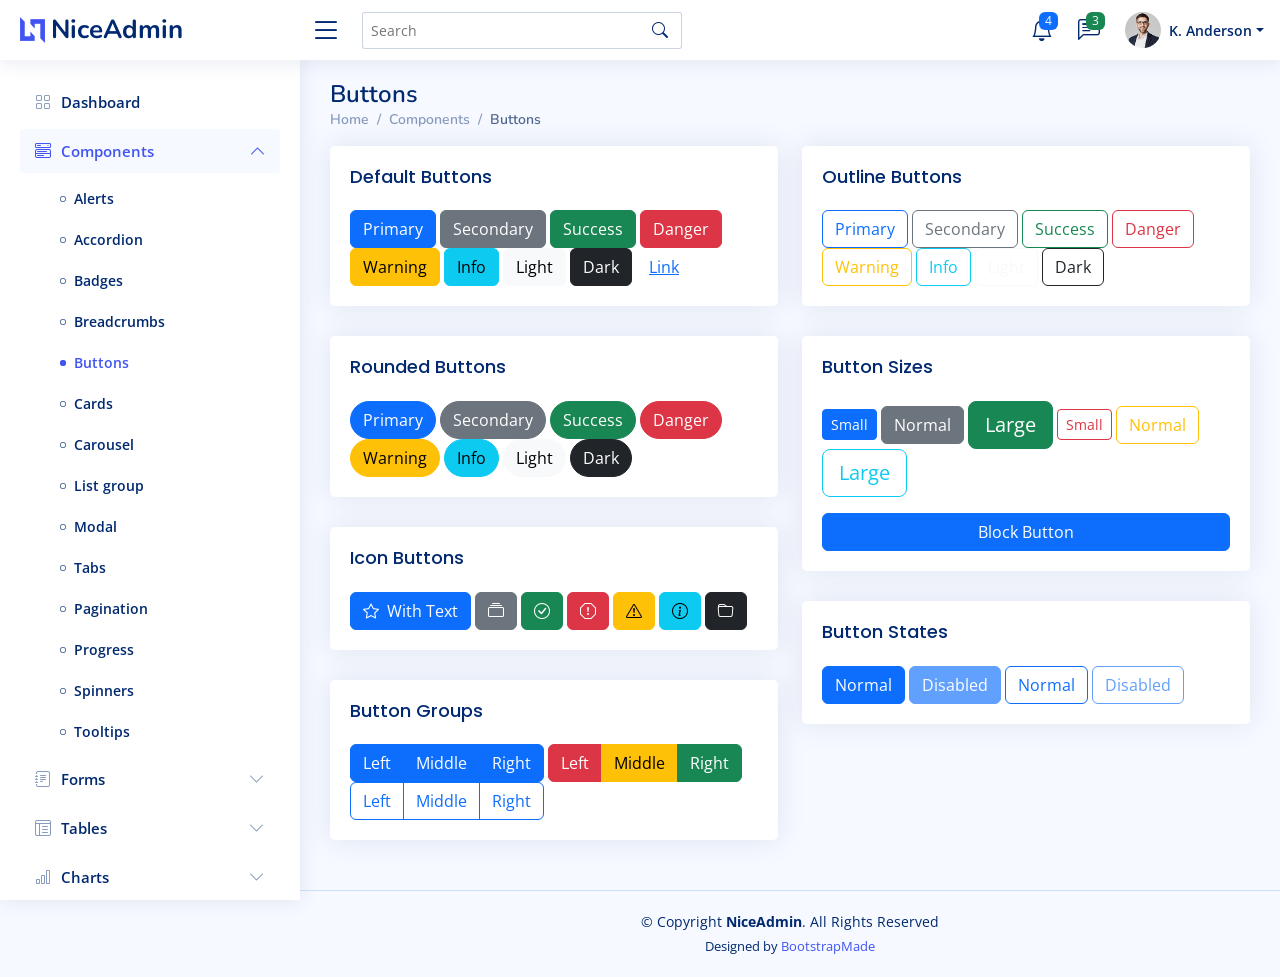
<file: recursos/components-buttons.html>
<!DOCTYPE html>
<html lang="en">

<head>
  <meta charset="utf-8">
  <meta content="width=device-width, initial-scale=1.0" name="viewport">

  <title>Components / Buttons - NiceAdmin Bootstrap Template</title>
  <meta content="" name="description">
  <meta content="" name="keywords">

  <!-- Favicons -->
  <link href="assets/img/favicon.png" rel="icon">
  <link href="assets/img/apple-touch-icon.png" rel="apple-touch-icon">

  <!-- Google Fonts -->
  <link href="https://fonts.gstatic.com" rel="preconnect">
  <link href="https://fonts.googleapis.com/css?family=Open+Sans:300,300i,400,400i,600,600i,700,700i|Nunito:300,300i,400,400i,600,600i,700,700i|Poppins:300,300i,400,400i,500,500i,600,600i,700,700i" rel="stylesheet">

  <!-- Vendor CSS Files -->
  <link href="assets/vendor/bootstrap/css/bootstrap.min.css" rel="stylesheet">
  <link href="assets/vendor/bootstrap-icons/bootstrap-icons.css" rel="stylesheet">
  <link href="assets/vendor/boxicons/css/boxicons.min.css" rel="stylesheet">
  <link href="assets/vendor/quill/quill.snow.css" rel="stylesheet">
  <link href="assets/vendor/quill/quill.bubble.css" rel="stylesheet">
  <link href="assets/vendor/remixicon/remixicon.css" rel="stylesheet">
  <link href="assets/vendor/simple-datatables/style.css" rel="stylesheet">

  <!-- Template Main CSS File -->
  <link href="assets/css/style.css" rel="stylesheet">

  <!-- =======================================================
  * Template Name: NiceAdmin
  * Updated: May 30 2023 with Bootstrap v5.3.0
  * Template URL: https://bootstrapmade.com/nice-admin-bootstrap-admin-html-template/
  * Author: BootstrapMade.com
  * License: https://bootstrapmade.com/license/
  ======================================================== -->
</head>

<body>

  <!-- ======= Header ======= -->
  <header id="header" class="header fixed-top d-flex align-items-center">

    <div class="d-flex align-items-center justify-content-between">
      <a href="index.html" class="logo d-flex align-items-center">
        <img src="assets/img/logo.png" alt="">
        <span class="d-none d-lg-block">NiceAdmin</span>
      </a>
      <i class="bi bi-list toggle-sidebar-btn"></i>
    </div><!-- End Logo -->

    <div class="search-bar">
      <form class="search-form d-flex align-items-center" method="POST" action="#">
        <input type="text" name="query" placeholder="Search" title="Enter search keyword">
        <button type="submit" title="Search"><i class="bi bi-search"></i></button>
      </form>
    </div><!-- End Search Bar -->

    <nav class="header-nav ms-auto">
      <ul class="d-flex align-items-center">

        <li class="nav-item d-block d-lg-none">
          <a class="nav-link nav-icon search-bar-toggle " href="#">
            <i class="bi bi-search"></i>
          </a>
        </li><!-- End Search Icon-->

        <li class="nav-item dropdown">

          <a class="nav-link nav-icon" href="#" data-bs-toggle="dropdown">
            <i class="bi bi-bell"></i>
            <span class="badge bg-primary badge-number">4</span>
          </a><!-- End Notification Icon -->

          <ul class="dropdown-menu dropdown-menu-end dropdown-menu-arrow notifications">
            <li class="dropdown-header">
              You have 4 new notifications
              <a href="#"><span class="badge rounded-pill bg-primary p-2 ms-2">View all</span></a>
            </li>
            <li>
              <hr class="dropdown-divider">
            </li>

            <li class="notification-item">
              <i class="bi bi-exclamation-circle text-warning"></i>
              <div>
                <h4>Lorem Ipsum</h4>
                <p>Quae dolorem earum veritatis oditseno</p>
                <p>30 min. ago</p>
              </div>
            </li>

            <li>
              <hr class="dropdown-divider">
            </li>

            <li class="notification-item">
              <i class="bi bi-x-circle text-danger"></i>
              <div>
                <h4>Atque rerum nesciunt</h4>
                <p>Quae dolorem earum veritatis oditseno</p>
                <p>1 hr. ago</p>
              </div>
            </li>

            <li>
              <hr class="dropdown-divider">
            </li>

            <li class="notification-item">
              <i class="bi bi-check-circle text-success"></i>
              <div>
                <h4>Sit rerum fuga</h4>
                <p>Quae dolorem earum veritatis oditseno</p>
                <p>2 hrs. ago</p>
              </div>
            </li>

            <li>
              <hr class="dropdown-divider">
            </li>

            <li class="notification-item">
              <i class="bi bi-info-circle text-primary"></i>
              <div>
                <h4>Dicta reprehenderit</h4>
                <p>Quae dolorem earum veritatis oditseno</p>
                <p>4 hrs. ago</p>
              </div>
            </li>

            <li>
              <hr class="dropdown-divider">
            </li>
            <li class="dropdown-footer">
              <a href="#">Show all notifications</a>
            </li>

          </ul><!-- End Notification Dropdown Items -->

        </li><!-- End Notification Nav -->

        <li class="nav-item dropdown">

          <a class="nav-link nav-icon" href="#" data-bs-toggle="dropdown">
            <i class="bi bi-chat-left-text"></i>
            <span class="badge bg-success badge-number">3</span>
          </a><!-- End Messages Icon -->

          <ul class="dropdown-menu dropdown-menu-end dropdown-menu-arrow messages">
            <li class="dropdown-header">
              You have 3 new messages
              <a href="#"><span class="badge rounded-pill bg-primary p-2 ms-2">View all</span></a>
            </li>
            <li>
              <hr class="dropdown-divider">
            </li>

            <li class="message-item">
              <a href="#">
                <img src="assets/img/messages-1.jpg" alt="" class="rounded-circle">
                <div>
                  <h4>Maria Hudson</h4>
                  <p>Velit asperiores et ducimus soluta repudiandae labore officia est ut...</p>
                  <p>4 hrs. ago</p>
                </div>
              </a>
            </li>
            <li>
              <hr class="dropdown-divider">
            </li>

            <li class="message-item">
              <a href="#">
                <img src="assets/img/messages-2.jpg" alt="" class="rounded-circle">
                <div>
                  <h4>Anna Nelson</h4>
                  <p>Velit asperiores et ducimus soluta repudiandae labore officia est ut...</p>
                  <p>6 hrs. ago</p>
                </div>
              </a>
            </li>
            <li>
              <hr class="dropdown-divider">
            </li>

            <li class="message-item">
              <a href="#">
                <img src="assets/img/messages-3.jpg" alt="" class="rounded-circle">
                <div>
                  <h4>David Muldon</h4>
                  <p>Velit asperiores et ducimus soluta repudiandae labore officia est ut...</p>
                  <p>8 hrs. ago</p>
                </div>
              </a>
            </li>
            <li>
              <hr class="dropdown-divider">
            </li>

            <li class="dropdown-footer">
              <a href="#">Show all messages</a>
            </li>

          </ul><!-- End Messages Dropdown Items -->

        </li><!-- End Messages Nav -->

        <li class="nav-item dropdown pe-3">

          <a class="nav-link nav-profile d-flex align-items-center pe-0" href="#" data-bs-toggle="dropdown">
            <img src="assets/img/profile-img.jpg" alt="Profile" class="rounded-circle">
            <span class="d-none d-md-block dropdown-toggle ps-2">K. Anderson</span>
          </a><!-- End Profile Iamge Icon -->

          <ul class="dropdown-menu dropdown-menu-end dropdown-menu-arrow profile">
            <li class="dropdown-header">
              <h6>Kevin Anderson</h6>
              <span>Web Designer</span>
            </li>
            <li>
              <hr class="dropdown-divider">
            </li>

            <li>
              <a class="dropdown-item d-flex align-items-center" href="users-profile.html">
                <i class="bi bi-person"></i>
                <span>My Profile</span>
              </a>
            </li>
            <li>
              <hr class="dropdown-divider">
            </li>

            <li>
              <a class="dropdown-item d-flex align-items-center" href="users-profile.html">
                <i class="bi bi-gear"></i>
                <span>Account Settings</span>
              </a>
            </li>
            <li>
              <hr class="dropdown-divider">
            </li>

            <li>
              <a class="dropdown-item d-flex align-items-center" href="pages-faq.html">
                <i class="bi bi-question-circle"></i>
                <span>Need Help?</span>
              </a>
            </li>
            <li>
              <hr class="dropdown-divider">
            </li>

            <li>
              <a class="dropdown-item d-flex align-items-center" href="#">
                <i class="bi bi-box-arrow-right"></i>
                <span>Sign Out</span>
              </a>
            </li>

          </ul><!-- End Profile Dropdown Items -->
        </li><!-- End Profile Nav -->

      </ul>
    </nav><!-- End Icons Navigation -->

  </header><!-- End Header -->

  <!-- ======= Sidebar ======= -->
  <aside id="sidebar" class="sidebar">

    <ul class="sidebar-nav" id="sidebar-nav">

      <li class="nav-item">
        <a class="nav-link collapsed" href="index.html">
          <i class="bi bi-grid"></i>
          <span>Dashboard</span>
        </a>
      </li><!-- End Dashboard Nav -->

      <li class="nav-item">
        <a class="nav-link " data-bs-target="#components-nav" data-bs-toggle="collapse" href="#">
          <i class="bi bi-menu-button-wide"></i><span>Components</span><i class="bi bi-chevron-down ms-auto"></i>
        </a>
        <ul id="components-nav" class="nav-content collapse show" data-bs-parent="#sidebar-nav">
          <li>
            <a href="components-alerts.html">
              <i class="bi bi-circle"></i><span>Alerts</span>
            </a>
          </li>
          <li>
            <a href="components-accordion.html">
              <i class="bi bi-circle"></i><span>Accordion</span>
            </a>
          </li>
          <li>
            <a href="components-badges.html">
              <i class="bi bi-circle"></i><span>Badges</span>
            </a>
          </li>
          <li>
            <a href="components-breadcrumbs.html">
              <i class="bi bi-circle"></i><span>Breadcrumbs</span>
            </a>
          </li>
          <li>
            <a href="components-buttons.html" class="active">
              <i class="bi bi-circle"></i><span>Buttons</span>
            </a>
          </li>
          <li>
            <a href="components-cards.html">
              <i class="bi bi-circle"></i><span>Cards</span>
            </a>
          </li>
          <li>
            <a href="components-carousel.html">
              <i class="bi bi-circle"></i><span>Carousel</span>
            </a>
          </li>
          <li>
            <a href="components-list-group.html">
              <i class="bi bi-circle"></i><span>List group</span>
            </a>
          </li>
          <li>
            <a href="components-modal.html">
              <i class="bi bi-circle"></i><span>Modal</span>
            </a>
          </li>
          <li>
            <a href="components-tabs.html">
              <i class="bi bi-circle"></i><span>Tabs</span>
            </a>
          </li>
          <li>
            <a href="components-pagination.html">
              <i class="bi bi-circle"></i><span>Pagination</span>
            </a>
          </li>
          <li>
            <a href="components-progress.html">
              <i class="bi bi-circle"></i><span>Progress</span>
            </a>
          </li>
          <li>
            <a href="components-spinners.html">
              <i class="bi bi-circle"></i><span>Spinners</span>
            </a>
          </li>
          <li>
            <a href="components-tooltips.html">
              <i class="bi bi-circle"></i><span>Tooltips</span>
            </a>
          </li>
        </ul>
      </li><!-- End Components Nav -->

      <li class="nav-item">
        <a class="nav-link collapsed" data-bs-target="#forms-nav" data-bs-toggle="collapse" href="#">
          <i class="bi bi-journal-text"></i><span>Forms</span><i class="bi bi-chevron-down ms-auto"></i>
        </a>
        <ul id="forms-nav" class="nav-content collapse " data-bs-parent="#sidebar-nav">
          <li>
            <a href="forms-elements.html">
              <i class="bi bi-circle"></i><span>Form Elements</span>
            </a>
          </li>
          <li>
            <a href="forms-layouts.html">
              <i class="bi bi-circle"></i><span>Form Layouts</span>
            </a>
          </li>
          <li>
            <a href="forms-editors.html">
              <i class="bi bi-circle"></i><span>Form Editors</span>
            </a>
          </li>
          <li>
            <a href="forms-validation.html">
              <i class="bi bi-circle"></i><span>Form Validation</span>
            </a>
          </li>
        </ul>
      </li><!-- End Forms Nav -->

      <li class="nav-item">
        <a class="nav-link collapsed" data-bs-target="#tables-nav" data-bs-toggle="collapse" href="#">
          <i class="bi bi-layout-text-window-reverse"></i><span>Tables</span><i class="bi bi-chevron-down ms-auto"></i>
        </a>
        <ul id="tables-nav" class="nav-content collapse " data-bs-parent="#sidebar-nav">
          <li>
            <a href="tables-general.html">
              <i class="bi bi-circle"></i><span>General Tables</span>
            </a>
          </li>
          <li>
            <a href="tables-data.html">
              <i class="bi bi-circle"></i><span>Data Tables</span>
            </a>
          </li>
        </ul>
      </li><!-- End Tables Nav -->

      <li class="nav-item">
        <a class="nav-link collapsed" data-bs-target="#charts-nav" data-bs-toggle="collapse" href="#">
          <i class="bi bi-bar-chart"></i><span>Charts</span><i class="bi bi-chevron-down ms-auto"></i>
        </a>
        <ul id="charts-nav" class="nav-content collapse " data-bs-parent="#sidebar-nav">
          <li>
            <a href="charts-chartjs.html">
              <i class="bi bi-circle"></i><span>Chart.js</span>
            </a>
          </li>
          <li>
            <a href="charts-apexcharts.html">
              <i class="bi bi-circle"></i><span>ApexCharts</span>
            </a>
          </li>
          <li>
            <a href="charts-echarts.html">
              <i class="bi bi-circle"></i><span>ECharts</span>
            </a>
          </li>
        </ul>
      </li><!-- End Charts Nav -->

      <li class="nav-item">
        <a class="nav-link collapsed" data-bs-target="#icons-nav" data-bs-toggle="collapse" href="#">
          <i class="bi bi-gem"></i><span>Icons</span><i class="bi bi-chevron-down ms-auto"></i>
        </a>
        <ul id="icons-nav" class="nav-content collapse " data-bs-parent="#sidebar-nav">
          <li>
            <a href="icons-bootstrap.html">
              <i class="bi bi-circle"></i><span>Bootstrap Icons</span>
            </a>
          </li>
          <li>
            <a href="icons-remix.html">
              <i class="bi bi-circle"></i><span>Remix Icons</span>
            </a>
          </li>
          <li>
            <a href="icons-boxicons.html">
              <i class="bi bi-circle"></i><span>Boxicons</span>
            </a>
          </li>
        </ul>
      </li><!-- End Icons Nav -->

      <li class="nav-heading">Pages</li>

      <li class="nav-item">
        <a class="nav-link collapsed" href="users-profile.html">
          <i class="bi bi-person"></i>
          <span>Profile</span>
        </a>
      </li><!-- End Profile Page Nav -->

      <li class="nav-item">
        <a class="nav-link collapsed" href="pages-faq.html">
          <i class="bi bi-question-circle"></i>
          <span>F.A.Q</span>
        </a>
      </li><!-- End F.A.Q Page Nav -->

      <li class="nav-item">
        <a class="nav-link collapsed" href="pages-contact.html">
          <i class="bi bi-envelope"></i>
          <span>Contact</span>
        </a>
      </li><!-- End Contact Page Nav -->

      <li class="nav-item">
        <a class="nav-link collapsed" href="pages-register.html">
          <i class="bi bi-card-list"></i>
          <span>Register</span>
        </a>
      </li><!-- End Register Page Nav -->

      <li class="nav-item">
        <a class="nav-link collapsed" href="pages-login.html">
          <i class="bi bi-box-arrow-in-right"></i>
          <span>Login</span>
        </a>
      </li><!-- End Login Page Nav -->

      <li class="nav-item">
        <a class="nav-link collapsed" href="pages-error-404.html">
          <i class="bi bi-dash-circle"></i>
          <span>Error 404</span>
        </a>
      </li><!-- End Error 404 Page Nav -->

      <li class="nav-item">
        <a class="nav-link collapsed" href="pages-blank.html">
          <i class="bi bi-file-earmark"></i>
          <span>Blank</span>
        </a>
      </li><!-- End Blank Page Nav -->

    </ul>

  </aside><!-- End Sidebar-->

  <main id="main" class="main">

    <div class="pagetitle">
      <h1>Buttons</h1>
      <nav>
        <ol class="breadcrumb">
          <li class="breadcrumb-item"><a href="index.html">Home</a></li>
          <li class="breadcrumb-item">Components</li>
          <li class="breadcrumb-item active">Buttons</li>
        </ol>
      </nav>
    </div><!-- End Page Title -->

    <section class="section">
      <div class="row">
        <div class="col-lg-6">

          <div class="card">
            <div class="card-body">
              <h5 class="card-title">Default Buttons</h5>

              <button type="button" class="btn btn-primary">Primary</button>
              <button type="button" class="btn btn-secondary">Secondary</button>
              <button type="button" class="btn btn-success">Success</button>
              <button type="button" class="btn btn-danger">Danger</button>
              <button type="button" class="btn btn-warning">Warning</button>
              <button type="button" class="btn btn-info">Info</button>
              <button type="button" class="btn btn-light">Light</button>
              <button type="button" class="btn btn-dark">Dark</button>
              <button type="button" class="btn btn-link">Link</button>
            </div>
          </div>

          <div class="card">
            <div class="card-body">
              <h5 class="card-title">Rounded Buttons</h5>

              <button type="button" class="btn btn-primary rounded-pill">Primary</button>
              <button type="button" class="btn btn-secondary rounded-pill">Secondary</button>
              <button type="button" class="btn btn-success rounded-pill">Success</button>
              <button type="button" class="btn btn-danger rounded-pill">Danger</button>
              <button type="button" class="btn btn-warning rounded-pill">Warning</button>
              <button type="button" class="btn btn-info rounded-pill">Info</button>
              <button type="button" class="btn btn-light rounded-pill">Light</button>
              <button type="button" class="btn btn-dark rounded-pill">Dark</button>
            </div>
          </div>

          <div class="card">
            <div class="card-body">
              <h5 class="card-title">Icon Buttons</h5>

              <button type="button" class="btn btn-primary"><i class="bi bi-star me-1"></i> With Text</button>
              <button type="button" class="btn btn-secondary"><i class="bi bi-collection"></i></button>
              <button type="button" class="btn btn-success"><i class="bi bi-check-circle"></i></button>
              <button type="button" class="btn btn-danger"><i class="bi bi-exclamation-octagon"></i></button>
              <button type="button" class="btn btn-warning"><i class="bi bi-exclamation-triangle"></i></button>
              <button type="button" class="btn btn-info"><i class="bi bi-info-circle"></i></button>
              <button type="button" class="btn btn-dark"><i class="bi bi-folder"></i></button>
            </div>
          </div>

          <div class="card">
            <div class="card-body">
              <h5 class="card-title">Button Groups</h5>

              <div class="btn-group" role="group" aria-label="Basic example">
                <button type="button" class="btn btn-primary">Left</button>
                <button type="button" class="btn btn-primary">Middle</button>
                <button type="button" class="btn btn-primary">Right</button>
              </div>

              <div class="btn-group" role="group" aria-label="Basic mixed styles example">
                <button type="button" class="btn btn-danger">Left</button>
                <button type="button" class="btn btn-warning">Middle</button>
                <button type="button" class="btn btn-success">Right</button>
              </div>

              <div class="btn-group" role="group" aria-label="Basic outlined example">
                <button type="button" class="btn btn-outline-primary">Left</button>
                <button type="button" class="btn btn-outline-primary">Middle</button>
                <button type="button" class="btn btn-outline-primary">Right</button>
              </div>

            </div>
          </div>

        </div>

        <div class="col-lg-6">

          <div class="card">
            <div class="card-body">
              <h5 class="card-title">Outline Buttons</h5>

              <button type="button" class="btn btn-outline-primary">Primary</button>
              <button type="button" class="btn btn-outline-secondary">Secondary</button>
              <button type="button" class="btn btn-outline-success">Success</button>
              <button type="button" class="btn btn-outline-danger">Danger</button>
              <button type="button" class="btn btn-outline-warning">Warning</button>
              <button type="button" class="btn btn-outline-info">Info</button>
              <button type="button" class="btn btn-outline-light">Light</button>
              <button type="button" class="btn btn-outline-dark">Dark</button>
            </div>
          </div>

          <div class="card">
            <div class="card-body">
              <h5 class="card-title">Button Sizes</h5>

              <button type="button" class="btn btn-primary btn-sm">Small</button>
              <button type="button" class="btn btn-secondary">Normal</button>
              <button type="button" class="btn btn-success btn-lg">Large</button>

              <button type="button" class="btn btn-outline-danger btn-sm">Small</button>
              <button type="button" class="btn btn-outline-warning">Normal</button>
              <button type="button" class="btn btn-outline-info btn-lg">Large</button>

              <div class="d-grid gap-2 mt-3">
                <button class="btn btn-primary" type="button">Block Button</button>
              </div>

            </div>
          </div>

          <div class="card">
            <div class="card-body">
              <h5 class="card-title">Button States</h5>

              <button type="button" class="btn btn-primary">Normal</button>
              <button type="button" class="btn btn-primary" disabled>Disabled</button>
              <button type="button" class="btn btn-outline-primary">Normal</button>
              <button type="button" class="btn btn-outline-primary" disabled>Disabled</button>
            </div>
          </div>

        </div>
      </div>
    </section>

  </main><!-- End #main -->

  <!-- ======= Footer ======= -->
  <footer id="footer" class="footer">
    <div class="copyright">
      &copy; Copyright <strong><span>NiceAdmin</span></strong>. All Rights Reserved
    </div>
    <div class="credits">
      <!-- All the links in the footer should remain intact. -->
      <!-- You can delete the links only if you purchased the pro version. -->
      <!-- Licensing information: https://bootstrapmade.com/license/ -->
      <!-- Purchase the pro version with working PHP/AJAX contact form: https://bootstrapmade.com/nice-admin-bootstrap-admin-html-template/ -->
      Designed by <a href="https://bootstrapmade.com/">BootstrapMade</a>
    </div>
  </footer><!-- End Footer -->

  <a href="#" class="back-to-top d-flex align-items-center justify-content-center"><i class="bi bi-arrow-up-short"></i></a>

  <!-- Vendor JS Files -->
  <script src="assets/vendor/apexcharts/apexcharts.min.js"></script>
  <script src="assets/vendor/bootstrap/js/bootstrap.bundle.min.js"></script>
  <script src="assets/vendor/chart.js/chart.umd.js"></script>
  <script src="assets/vendor/echarts/echarts.min.js"></script>
  <script src="assets/vendor/quill/quill.min.js"></script>
  <script src="assets/vendor/simple-datatables/simple-datatables.js"></script>
  <script src="assets/vendor/tinymce/tinymce.min.js"></script>
  <script src="assets/vendor/php-email-form/validate.js"></script>

  <!-- Template Main JS File -->
  <script src="assets/js/main.js"></script>

</body>

</html>
</file>
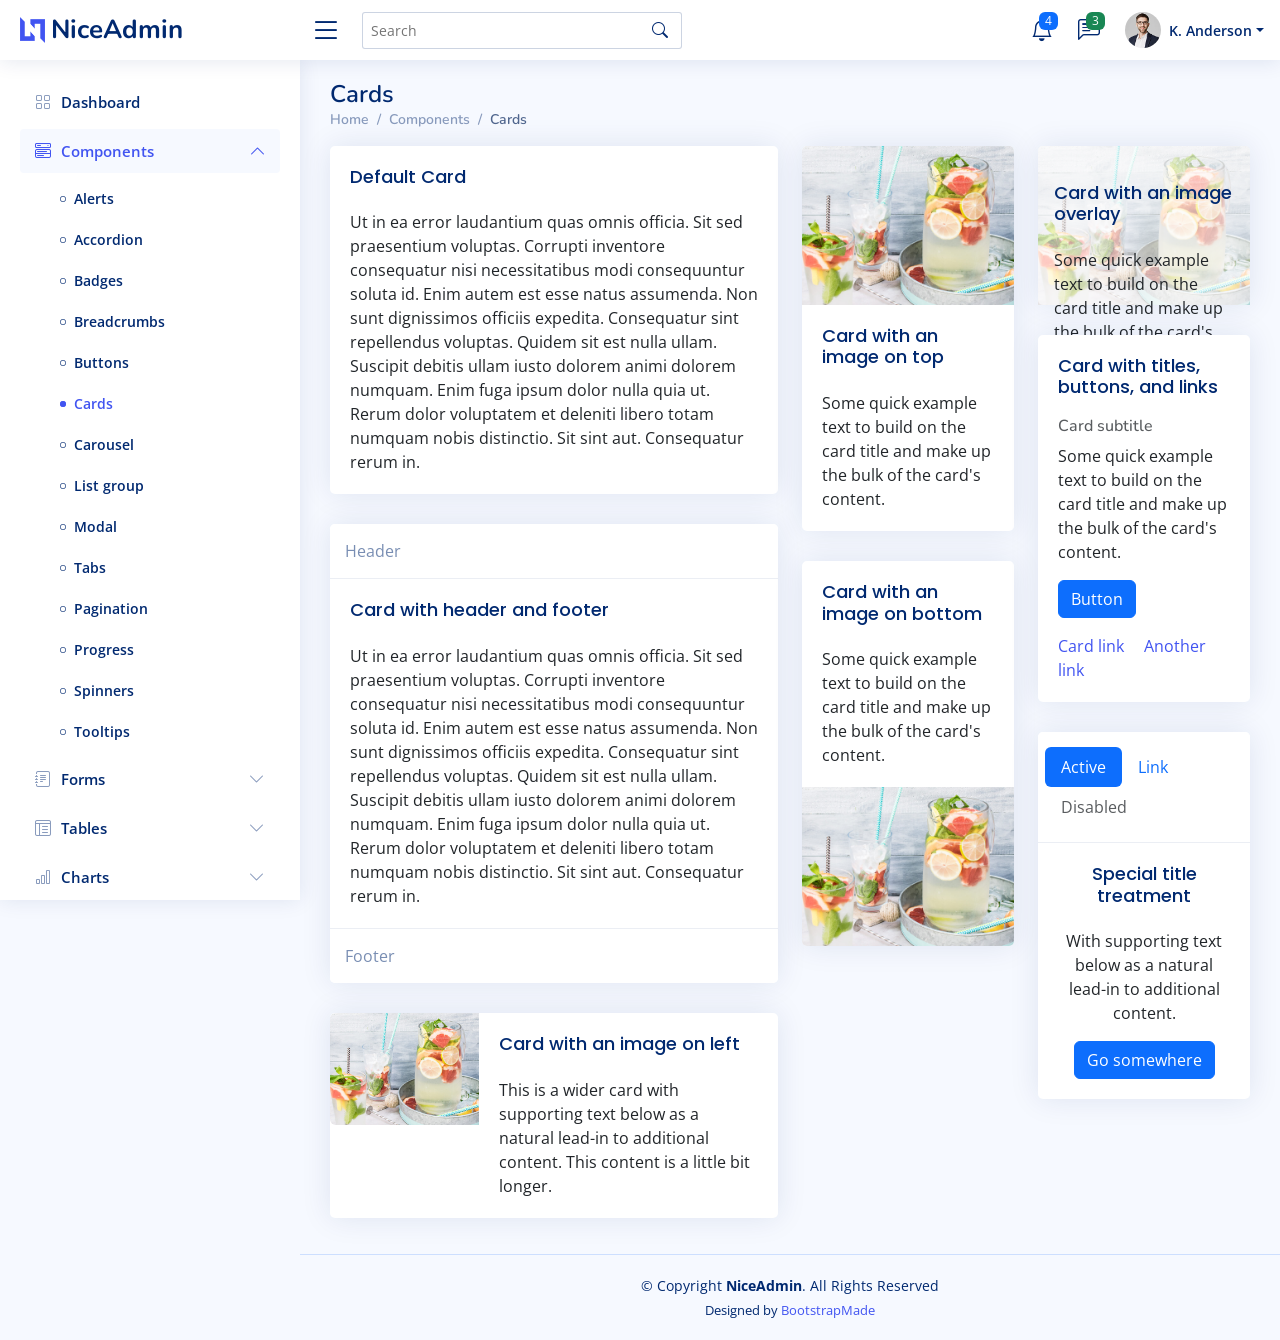
<file: recursos/components-cards.html>
<!DOCTYPE html>
<html lang="en">

<head>
  <meta charset="utf-8">
  <meta content="width=device-width, initial-scale=1.0" name="viewport">

  <title>Components / Cards - NiceAdmin Bootstrap Template</title>
  <meta content="" name="description">
  <meta content="" name="keywords">

  <!-- Favicons -->
  <link href="assets/img/favicon.png" rel="icon">
  <link href="assets/img/apple-touch-icon.png" rel="apple-touch-icon">

  <!-- Google Fonts -->
  <link href="https://fonts.gstatic.com" rel="preconnect">
  <link href="https://fonts.googleapis.com/css?family=Open+Sans:300,300i,400,400i,600,600i,700,700i|Nunito:300,300i,400,400i,600,600i,700,700i|Poppins:300,300i,400,400i,500,500i,600,600i,700,700i" rel="stylesheet">

  <!-- Vendor CSS Files -->
  <link href="assets/vendor/bootstrap/css/bootstrap.min.css" rel="stylesheet">
  <link href="assets/vendor/bootstrap-icons/bootstrap-icons.css" rel="stylesheet">
  <link href="assets/vendor/boxicons/css/boxicons.min.css" rel="stylesheet">
  <link href="assets/vendor/quill/quill.snow.css" rel="stylesheet">
  <link href="assets/vendor/quill/quill.bubble.css" rel="stylesheet">
  <link href="assets/vendor/remixicon/remixicon.css" rel="stylesheet">
  <link href="assets/vendor/simple-datatables/style.css" rel="stylesheet">

  <!-- Template Main CSS File -->
  <link href="assets/css/style.css" rel="stylesheet">

  <!-- =======================================================
  * Template Name: NiceAdmin
  * Updated: May 30 2023 with Bootstrap v5.3.0
  * Template URL: https://bootstrapmade.com/nice-admin-bootstrap-admin-html-template/
  * Author: BootstrapMade.com
  * License: https://bootstrapmade.com/license/
  ======================================================== -->
</head>

<body>

  <!-- ======= Header ======= -->
  <header id="header" class="header fixed-top d-flex align-items-center">

    <div class="d-flex align-items-center justify-content-between">
      <a href="index.html" class="logo d-flex align-items-center">
        <img src="assets/img/logo.png" alt="">
        <span class="d-none d-lg-block">NiceAdmin</span>
      </a>
      <i class="bi bi-list toggle-sidebar-btn"></i>
    </div><!-- End Logo -->

    <div class="search-bar">
      <form class="search-form d-flex align-items-center" method="POST" action="#">
        <input type="text" name="query" placeholder="Search" title="Enter search keyword">
        <button type="submit" title="Search"><i class="bi bi-search"></i></button>
      </form>
    </div><!-- End Search Bar -->

    <nav class="header-nav ms-auto">
      <ul class="d-flex align-items-center">

        <li class="nav-item d-block d-lg-none">
          <a class="nav-link nav-icon search-bar-toggle " href="#">
            <i class="bi bi-search"></i>
          </a>
        </li><!-- End Search Icon-->

        <li class="nav-item dropdown">

          <a class="nav-link nav-icon" href="#" data-bs-toggle="dropdown">
            <i class="bi bi-bell"></i>
            <span class="badge bg-primary badge-number">4</span>
          </a><!-- End Notification Icon -->

          <ul class="dropdown-menu dropdown-menu-end dropdown-menu-arrow notifications">
            <li class="dropdown-header">
              You have 4 new notifications
              <a href="#"><span class="badge rounded-pill bg-primary p-2 ms-2">View all</span></a>
            </li>
            <li>
              <hr class="dropdown-divider">
            </li>

            <li class="notification-item">
              <i class="bi bi-exclamation-circle text-warning"></i>
              <div>
                <h4>Lorem Ipsum</h4>
                <p>Quae dolorem earum veritatis oditseno</p>
                <p>30 min. ago</p>
              </div>
            </li>

            <li>
              <hr class="dropdown-divider">
            </li>

            <li class="notification-item">
              <i class="bi bi-x-circle text-danger"></i>
              <div>
                <h4>Atque rerum nesciunt</h4>
                <p>Quae dolorem earum veritatis oditseno</p>
                <p>1 hr. ago</p>
              </div>
            </li>

            <li>
              <hr class="dropdown-divider">
            </li>

            <li class="notification-item">
              <i class="bi bi-check-circle text-success"></i>
              <div>
                <h4>Sit rerum fuga</h4>
                <p>Quae dolorem earum veritatis oditseno</p>
                <p>2 hrs. ago</p>
              </div>
            </li>

            <li>
              <hr class="dropdown-divider">
            </li>

            <li class="notification-item">
              <i class="bi bi-info-circle text-primary"></i>
              <div>
                <h4>Dicta reprehenderit</h4>
                <p>Quae dolorem earum veritatis oditseno</p>
                <p>4 hrs. ago</p>
              </div>
            </li>

            <li>
              <hr class="dropdown-divider">
            </li>
            <li class="dropdown-footer">
              <a href="#">Show all notifications</a>
            </li>

          </ul><!-- End Notification Dropdown Items -->

        </li><!-- End Notification Nav -->

        <li class="nav-item dropdown">

          <a class="nav-link nav-icon" href="#" data-bs-toggle="dropdown">
            <i class="bi bi-chat-left-text"></i>
            <span class="badge bg-success badge-number">3</span>
          </a><!-- End Messages Icon -->

          <ul class="dropdown-menu dropdown-menu-end dropdown-menu-arrow messages">
            <li class="dropdown-header">
              You have 3 new messages
              <a href="#"><span class="badge rounded-pill bg-primary p-2 ms-2">View all</span></a>
            </li>
            <li>
              <hr class="dropdown-divider">
            </li>

            <li class="message-item">
              <a href="#">
                <img src="assets/img/messages-1.jpg" alt="" class="rounded-circle">
                <div>
                  <h4>Maria Hudson</h4>
                  <p>Velit asperiores et ducimus soluta repudiandae labore officia est ut...</p>
                  <p>4 hrs. ago</p>
                </div>
              </a>
            </li>
            <li>
              <hr class="dropdown-divider">
            </li>

            <li class="message-item">
              <a href="#">
                <img src="assets/img/messages-2.jpg" alt="" class="rounded-circle">
                <div>
                  <h4>Anna Nelson</h4>
                  <p>Velit asperiores et ducimus soluta repudiandae labore officia est ut...</p>
                  <p>6 hrs. ago</p>
                </div>
              </a>
            </li>
            <li>
              <hr class="dropdown-divider">
            </li>

            <li class="message-item">
              <a href="#">
                <img src="assets/img/messages-3.jpg" alt="" class="rounded-circle">
                <div>
                  <h4>David Muldon</h4>
                  <p>Velit asperiores et ducimus soluta repudiandae labore officia est ut...</p>
                  <p>8 hrs. ago</p>
                </div>
              </a>
            </li>
            <li>
              <hr class="dropdown-divider">
            </li>

            <li class="dropdown-footer">
              <a href="#">Show all messages</a>
            </li>

          </ul><!-- End Messages Dropdown Items -->

        </li><!-- End Messages Nav -->

        <li class="nav-item dropdown pe-3">

          <a class="nav-link nav-profile d-flex align-items-center pe-0" href="#" data-bs-toggle="dropdown">
            <img src="assets/img/profile-img.jpg" alt="Profile" class="rounded-circle">
            <span class="d-none d-md-block dropdown-toggle ps-2">K. Anderson</span>
          </a><!-- End Profile Iamge Icon -->

          <ul class="dropdown-menu dropdown-menu-end dropdown-menu-arrow profile">
            <li class="dropdown-header">
              <h6>Kevin Anderson</h6>
              <span>Web Designer</span>
            </li>
            <li>
              <hr class="dropdown-divider">
            </li>

            <li>
              <a class="dropdown-item d-flex align-items-center" href="users-profile.html">
                <i class="bi bi-person"></i>
                <span>My Profile</span>
              </a>
            </li>
            <li>
              <hr class="dropdown-divider">
            </li>

            <li>
              <a class="dropdown-item d-flex align-items-center" href="users-profile.html">
                <i class="bi bi-gear"></i>
                <span>Account Settings</span>
              </a>
            </li>
            <li>
              <hr class="dropdown-divider">
            </li>

            <li>
              <a class="dropdown-item d-flex align-items-center" href="pages-faq.html">
                <i class="bi bi-question-circle"></i>
                <span>Need Help?</span>
              </a>
            </li>
            <li>
              <hr class="dropdown-divider">
            </li>

            <li>
              <a class="dropdown-item d-flex align-items-center" href="#">
                <i class="bi bi-box-arrow-right"></i>
                <span>Sign Out</span>
              </a>
            </li>

          </ul><!-- End Profile Dropdown Items -->
        </li><!-- End Profile Nav -->

      </ul>
    </nav><!-- End Icons Navigation -->

  </header><!-- End Header -->

  <!-- ======= Sidebar ======= -->
  <aside id="sidebar" class="sidebar">

    <ul class="sidebar-nav" id="sidebar-nav">

      <li class="nav-item">
        <a class="nav-link collapsed" href="index.html">
          <i class="bi bi-grid"></i>
          <span>Dashboard</span>
        </a>
      </li><!-- End Dashboard Nav -->

      <li class="nav-item">
        <a class="nav-link " data-bs-target="#components-nav" data-bs-toggle="collapse" href="#">
          <i class="bi bi-menu-button-wide"></i><span>Components</span><i class="bi bi-chevron-down ms-auto"></i>
        </a>
        <ul id="components-nav" class="nav-content collapse show" data-bs-parent="#sidebar-nav">
          <li>
            <a href="components-alerts.html">
              <i class="bi bi-circle"></i><span>Alerts</span>
            </a>
          </li>
          <li>
            <a href="components-accordion.html">
              <i class="bi bi-circle"></i><span>Accordion</span>
            </a>
          </li>
          <li>
            <a href="components-badges.html">
              <i class="bi bi-circle"></i><span>Badges</span>
            </a>
          </li>
          <li>
            <a href="components-breadcrumbs.html">
              <i class="bi bi-circle"></i><span>Breadcrumbs</span>
            </a>
          </li>
          <li>
            <a href="components-buttons.html">
              <i class="bi bi-circle"></i><span>Buttons</span>
            </a>
          </li>
          <li>
            <a href="components-cards.html" class="active">
              <i class="bi bi-circle"></i><span>Cards</span>
            </a>
          </li>
          <li>
            <a href="components-carousel.html">
              <i class="bi bi-circle"></i><span>Carousel</span>
            </a>
          </li>
          <li>
            <a href="components-list-group.html">
              <i class="bi bi-circle"></i><span>List group</span>
            </a>
          </li>
          <li>
            <a href="components-modal.html">
              <i class="bi bi-circle"></i><span>Modal</span>
            </a>
          </li>
          <li>
            <a href="components-tabs.html">
              <i class="bi bi-circle"></i><span>Tabs</span>
            </a>
          </li>
          <li>
            <a href="components-pagination.html">
              <i class="bi bi-circle"></i><span>Pagination</span>
            </a>
          </li>
          <li>
            <a href="components-progress.html">
              <i class="bi bi-circle"></i><span>Progress</span>
            </a>
          </li>
          <li>
            <a href="components-spinners.html">
              <i class="bi bi-circle"></i><span>Spinners</span>
            </a>
          </li>
          <li>
            <a href="components-tooltips.html">
              <i class="bi bi-circle"></i><span>Tooltips</span>
            </a>
          </li>
        </ul>
      </li><!-- End Components Nav -->

      <li class="nav-item">
        <a class="nav-link collapsed" data-bs-target="#forms-nav" data-bs-toggle="collapse" href="#">
          <i class="bi bi-journal-text"></i><span>Forms</span><i class="bi bi-chevron-down ms-auto"></i>
        </a>
        <ul id="forms-nav" class="nav-content collapse " data-bs-parent="#sidebar-nav">
          <li>
            <a href="forms-elements.html">
              <i class="bi bi-circle"></i><span>Form Elements</span>
            </a>
          </li>
          <li>
            <a href="forms-layouts.html">
              <i class="bi bi-circle"></i><span>Form Layouts</span>
            </a>
          </li>
          <li>
            <a href="forms-editors.html">
              <i class="bi bi-circle"></i><span>Form Editors</span>
            </a>
          </li>
          <li>
            <a href="forms-validation.html">
              <i class="bi bi-circle"></i><span>Form Validation</span>
            </a>
          </li>
        </ul>
      </li><!-- End Forms Nav -->

      <li class="nav-item">
        <a class="nav-link collapsed" data-bs-target="#tables-nav" data-bs-toggle="collapse" href="#">
          <i class="bi bi-layout-text-window-reverse"></i><span>Tables</span><i class="bi bi-chevron-down ms-auto"></i>
        </a>
        <ul id="tables-nav" class="nav-content collapse " data-bs-parent="#sidebar-nav">
          <li>
            <a href="tables-general.html">
              <i class="bi bi-circle"></i><span>General Tables</span>
            </a>
          </li>
          <li>
            <a href="tables-data.html">
              <i class="bi bi-circle"></i><span>Data Tables</span>
            </a>
          </li>
        </ul>
      </li><!-- End Tables Nav -->

      <li class="nav-item">
        <a class="nav-link collapsed" data-bs-target="#charts-nav" data-bs-toggle="collapse" href="#">
          <i class="bi bi-bar-chart"></i><span>Charts</span><i class="bi bi-chevron-down ms-auto"></i>
        </a>
        <ul id="charts-nav" class="nav-content collapse " data-bs-parent="#sidebar-nav">
          <li>
            <a href="charts-chartjs.html">
              <i class="bi bi-circle"></i><span>Chart.js</span>
            </a>
          </li>
          <li>
            <a href="charts-apexcharts.html">
              <i class="bi bi-circle"></i><span>ApexCharts</span>
            </a>
          </li>
          <li>
            <a href="charts-echarts.html">
              <i class="bi bi-circle"></i><span>ECharts</span>
            </a>
          </li>
        </ul>
      </li><!-- End Charts Nav -->

      <li class="nav-item">
        <a class="nav-link collapsed" data-bs-target="#icons-nav" data-bs-toggle="collapse" href="#">
          <i class="bi bi-gem"></i><span>Icons</span><i class="bi bi-chevron-down ms-auto"></i>
        </a>
        <ul id="icons-nav" class="nav-content collapse " data-bs-parent="#sidebar-nav">
          <li>
            <a href="icons-bootstrap.html">
              <i class="bi bi-circle"></i><span>Bootstrap Icons</span>
            </a>
          </li>
          <li>
            <a href="icons-remix.html">
              <i class="bi bi-circle"></i><span>Remix Icons</span>
            </a>
          </li>
          <li>
            <a href="icons-boxicons.html">
              <i class="bi bi-circle"></i><span>Boxicons</span>
            </a>
          </li>
        </ul>
      </li><!-- End Icons Nav -->

      <li class="nav-heading">Pages</li>

      <li class="nav-item">
        <a class="nav-link collapsed" href="users-profile.html">
          <i class="bi bi-person"></i>
          <span>Profile</span>
        </a>
      </li><!-- End Profile Page Nav -->

      <li class="nav-item">
        <a class="nav-link collapsed" href="pages-faq.html">
          <i class="bi bi-question-circle"></i>
          <span>F.A.Q</span>
        </a>
      </li><!-- End F.A.Q Page Nav -->

      <li class="nav-item">
        <a class="nav-link collapsed" href="pages-contact.html">
          <i class="bi bi-envelope"></i>
          <span>Contact</span>
        </a>
      </li><!-- End Contact Page Nav -->

      <li class="nav-item">
        <a class="nav-link collapsed" href="pages-register.html">
          <i class="bi bi-card-list"></i>
          <span>Register</span>
        </a>
      </li><!-- End Register Page Nav -->

      <li class="nav-item">
        <a class="nav-link collapsed" href="pages-login.html">
          <i class="bi bi-box-arrow-in-right"></i>
          <span>Login</span>
        </a>
      </li><!-- End Login Page Nav -->

      <li class="nav-item">
        <a class="nav-link collapsed" href="pages-error-404.html">
          <i class="bi bi-dash-circle"></i>
          <span>Error 404</span>
        </a>
      </li><!-- End Error 404 Page Nav -->

      <li class="nav-item">
        <a class="nav-link collapsed" href="pages-blank.html">
          <i class="bi bi-file-earmark"></i>
          <span>Blank</span>
        </a>
      </li><!-- End Blank Page Nav -->

    </ul>

  </aside><!-- End Sidebar-->

  <main id="main" class="main">

    <div class="pagetitle">
      <h1>Cards</h1>
      <nav>
        <ol class="breadcrumb">
          <li class="breadcrumb-item"><a href="index.html">Home</a></li>
          <li class="breadcrumb-item">Components</li>
          <li class="breadcrumb-item active">Cards</li>
        </ol>
      </nav>
    </div><!-- End Page Title -->

    <section class="section">
      <div class="row align-items-top">
        <div class="col-lg-6">

          <!-- Default Card -->
          <div class="card">
            <div class="card-body">
              <h5 class="card-title">Default Card</h5>
              Ut in ea error laudantium quas omnis officia. Sit sed praesentium voluptas. Corrupti inventore consequatur nisi necessitatibus modi consequuntur soluta id. Enim autem est esse natus assumenda. Non sunt dignissimos officiis expedita. Consequatur sint repellendus voluptas.
              Quidem sit est nulla ullam. Suscipit debitis ullam iusto dolorem animi dolorem numquam. Enim fuga ipsum dolor nulla quia ut.
              Rerum dolor voluptatem et deleniti libero totam numquam nobis distinctio. Sit sint aut. Consequatur rerum in.
            </div>
          </div><!-- End Default Card -->

          <!-- Card with header and footer -->
          <div class="card">
            <div class="card-header">Header</div>
            <div class="card-body">
              <h5 class="card-title">Card with header and footer</h5>
              Ut in ea error laudantium quas omnis officia. Sit sed praesentium voluptas. Corrupti inventore consequatur nisi necessitatibus modi consequuntur soluta id. Enim autem est esse natus assumenda. Non sunt dignissimos officiis expedita. Consequatur sint repellendus voluptas.
              Quidem sit est nulla ullam. Suscipit debitis ullam iusto dolorem animi dolorem numquam. Enim fuga ipsum dolor nulla quia ut.
              Rerum dolor voluptatem et deleniti libero totam numquam nobis distinctio. Sit sint aut. Consequatur rerum in.
            </div>
            <div class="card-footer">
              Footer
            </div>
          </div><!-- End Card with header and footer -->

          <!-- Card with an image on left -->
          <div class="card mb-3">
            <div class="row g-0">
              <div class="col-md-4">
                <img src="assets/img/card.jpg" class="img-fluid rounded-start" alt="...">
              </div>
              <div class="col-md-8">
                <div class="card-body">
                  <h5 class="card-title">Card with an image on left</h5>
                  <p class="card-text">This is a wider card with supporting text below as a natural lead-in to additional content. This content is a little bit longer.</p>
                </div>
              </div>
            </div>
          </div><!-- End Card with an image on left -->

        </div>

        <div class="col-lg-3">

          <!-- Card with an image on top -->
          <div class="card">
            <img src="assets/img/card.jpg" class="card-img-top" alt="...">
            <div class="card-body">
              <h5 class="card-title">Card with an image on top</h5>
              <p class="card-text">Some quick example text to build on the card title and make up the bulk of the card's content.</p>
            </div>
          </div><!-- End Card with an image on top -->

          <!-- Card with an image on bottom -->
          <div class="card">
            <div class="card-body">
              <h5 class="card-title">Card with an image on bottom</h5>
              <p class="card-text">Some quick example text to build on the card title and make up the bulk of the card's content.</p>
            </div>
            <img src="assets/img/card.jpg" class="card-img-bottom" alt="...">
          </div><!-- End Card with an image on bottom -->

        </div>

        <div class="col-lg-3">

          <!-- Card with an image overlay -->
          <div class="card">
            <img src="assets/img/card.jpg" class="card-img-top" alt="...">
            <div class="card-img-overlay">
              <h5 class="card-title">Card with an image overlay</h5>
              <p class="card-text">Some quick example text to build on the card title and make up the bulk of the card's content.</p>
            </div>
          </div><!-- End Card with an image overlay -->

          <!-- Card with titles, buttons, and links -->
          <div class="card">
            <div class="card-body">
              <h5 class="card-title">Card with titles, buttons, and links</h5>
              <h6 class="card-subtitle mb-2 text-muted">Card subtitle</h6>
              <p class="card-text">Some quick example text to build on the card title and make up the bulk of the card's content.</p>
              <p class="card-text"><a href="#" class="btn btn-primary">Button</a></p>
              <a href="#" class="card-link">Card link</a>
              <a href="#" class="card-link">Another link</a>
            </div>
          </div><!-- End Card with titles, buttons, and links -->

          <!-- Special title treatmen -->
          <div class="card text-center">
            <div class="card-header">
              <ul class="nav nav-pills card-header-pills">
                <li class="nav-item">
                  <a class="nav-link active" href="#">Active</a>
                </li>
                <li class="nav-item">
                  <a class="nav-link" href="#">Link</a>
                </li>
                <li class="nav-item">
                  <a class="nav-link disabled" href="#" tabindex="-1" aria-disabled="true">Disabled</a>
                </li>
              </ul>
            </div>
            <div class="card-body">
              <h5 class="card-title">Special title treatment</h5>
              <p class="card-text">With supporting text below as a natural lead-in to additional content.</p>
              <a href="#" class="btn btn-primary">Go somewhere</a>
            </div>
          </div><!-- End Special title treatmen -->

        </div>

      </div>
    </section>

  </main><!-- End #main -->

  <!-- ======= Footer ======= -->
  <footer id="footer" class="footer">
    <div class="copyright">
      &copy; Copyright <strong><span>NiceAdmin</span></strong>. All Rights Reserved
    </div>
    <div class="credits">
      <!-- All the links in the footer should remain intact. -->
      <!-- You can delete the links only if you purchased the pro version. -->
      <!-- Licensing information: https://bootstrapmade.com/license/ -->
      <!-- Purchase the pro version with working PHP/AJAX contact form: https://bootstrapmade.com/nice-admin-bootstrap-admin-html-template/ -->
      Designed by <a href="https://bootstrapmade.com/">BootstrapMade</a>
    </div>
  </footer><!-- End Footer -->

  <a href="#" class="back-to-top d-flex align-items-center justify-content-center"><i class="bi bi-arrow-up-short"></i></a>

  <!-- Vendor JS Files -->
  <script src="assets/vendor/apexcharts/apexcharts.min.js"></script>
  <script src="assets/vendor/bootstrap/js/bootstrap.bundle.min.js"></script>
  <script src="assets/vendor/chart.js/chart.umd.js"></script>
  <script src="assets/vendor/echarts/echarts.min.js"></script>
  <script src="assets/vendor/quill/quill.min.js"></script>
  <script src="assets/vendor/simple-datatables/simple-datatables.js"></script>
  <script src="assets/vendor/tinymce/tinymce.min.js"></script>
  <script src="assets/vendor/php-email-form/validate.js"></script>

  <!-- Template Main JS File -->
  <script src="assets/js/main.js"></script>

</body>

</html>
</file>
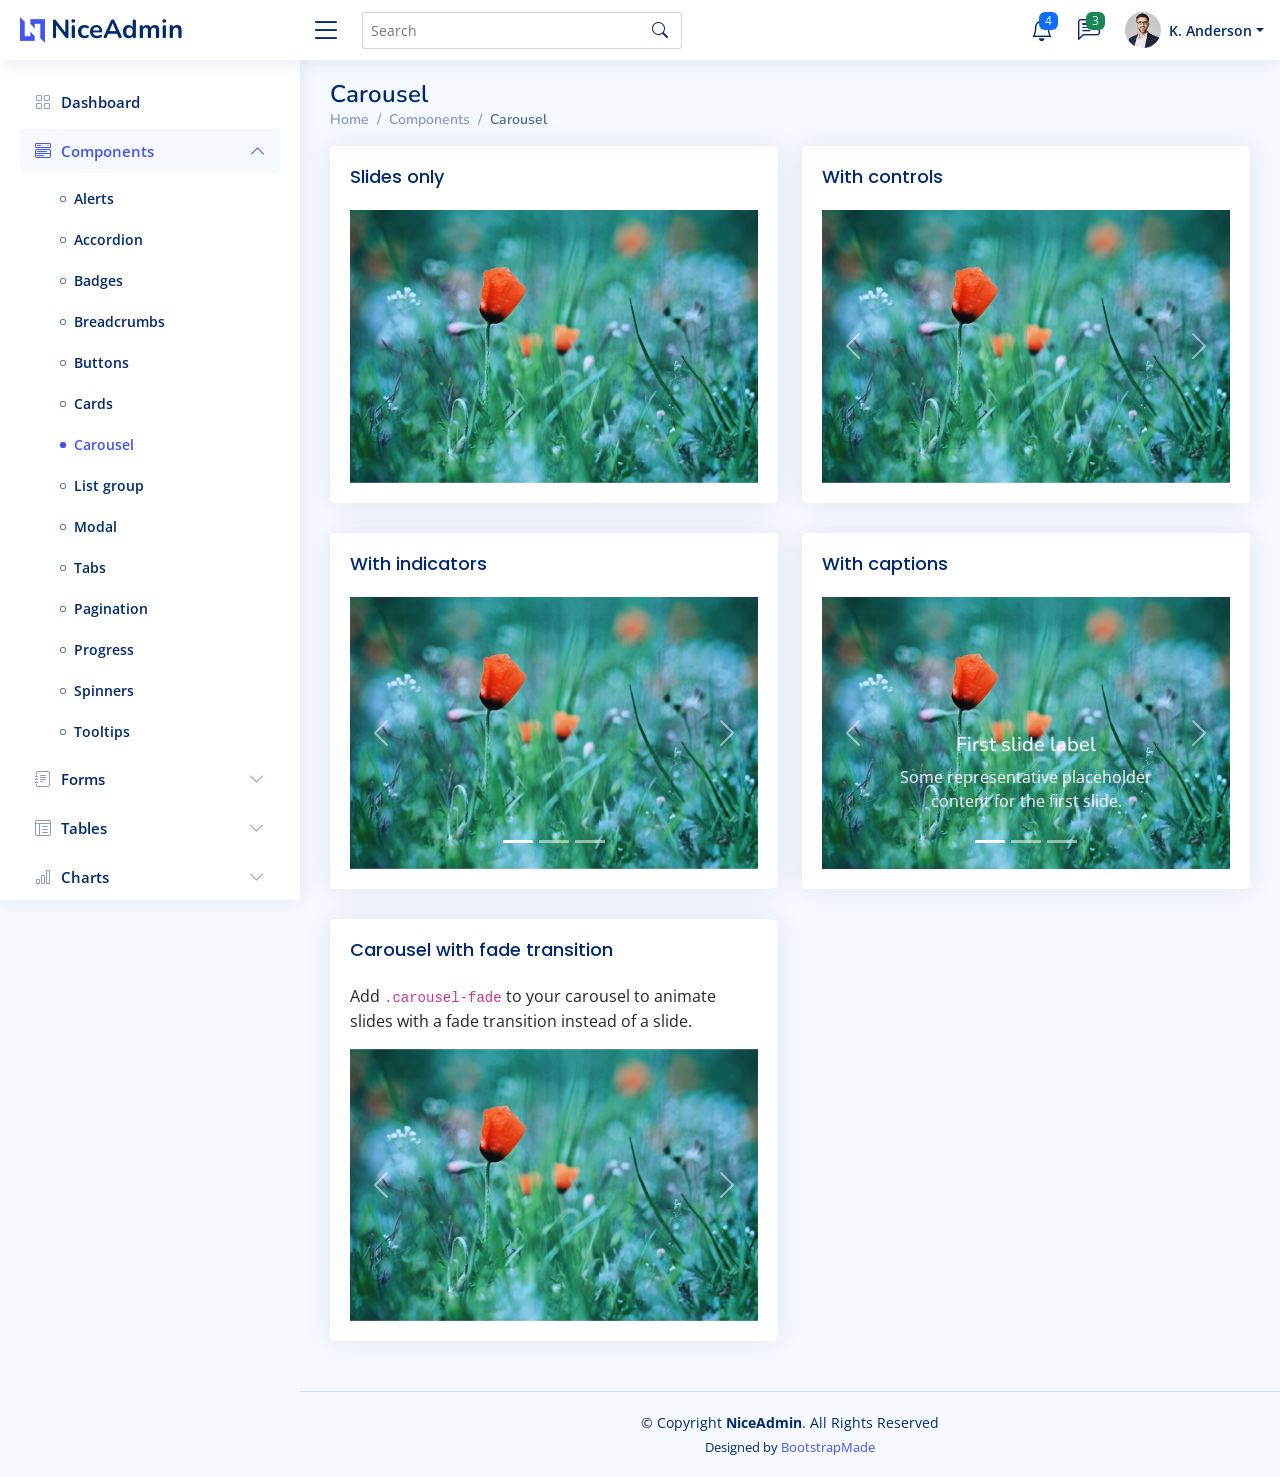
<file: recursos/components-carousel.html>
<!DOCTYPE html>
<html lang="en">

<head>
  <meta charset="utf-8">
  <meta content="width=device-width, initial-scale=1.0" name="viewport">

  <title>Components / Carousel - NiceAdmin Bootstrap Template</title>
  <meta content="" name="description">
  <meta content="" name="keywords">

  <!-- Favicons -->
  <link href="assets/img/favicon.png" rel="icon">
  <link href="assets/img/apple-touch-icon.png" rel="apple-touch-icon">

  <!-- Google Fonts -->
  <link href="https://fonts.gstatic.com" rel="preconnect">
  <link href="https://fonts.googleapis.com/css?family=Open+Sans:300,300i,400,400i,600,600i,700,700i|Nunito:300,300i,400,400i,600,600i,700,700i|Poppins:300,300i,400,400i,500,500i,600,600i,700,700i" rel="stylesheet">

  <!-- Vendor CSS Files -->
  <link href="assets/vendor/bootstrap/css/bootstrap.min.css" rel="stylesheet">
  <link href="assets/vendor/bootstrap-icons/bootstrap-icons.css" rel="stylesheet">
  <link href="assets/vendor/boxicons/css/boxicons.min.css" rel="stylesheet">
  <link href="assets/vendor/quill/quill.snow.css" rel="stylesheet">
  <link href="assets/vendor/quill/quill.bubble.css" rel="stylesheet">
  <link href="assets/vendor/remixicon/remixicon.css" rel="stylesheet">
  <link href="assets/vendor/simple-datatables/style.css" rel="stylesheet">

  <!-- Template Main CSS File -->
  <link href="assets/css/style.css" rel="stylesheet">

  <!-- =======================================================
  * Template Name: NiceAdmin
  * Updated: May 30 2023 with Bootstrap v5.3.0
  * Template URL: https://bootstrapmade.com/nice-admin-bootstrap-admin-html-template/
  * Author: BootstrapMade.com
  * License: https://bootstrapmade.com/license/
  ======================================================== -->
</head>

<body>

  <!-- ======= Header ======= -->
  <header id="header" class="header fixed-top d-flex align-items-center">

    <div class="d-flex align-items-center justify-content-between">
      <a href="index.html" class="logo d-flex align-items-center">
        <img src="assets/img/logo.png" alt="">
        <span class="d-none d-lg-block">NiceAdmin</span>
      </a>
      <i class="bi bi-list toggle-sidebar-btn"></i>
    </div><!-- End Logo -->

    <div class="search-bar">
      <form class="search-form d-flex align-items-center" method="POST" action="#">
        <input type="text" name="query" placeholder="Search" title="Enter search keyword">
        <button type="submit" title="Search"><i class="bi bi-search"></i></button>
      </form>
    </div><!-- End Search Bar -->

    <nav class="header-nav ms-auto">
      <ul class="d-flex align-items-center">

        <li class="nav-item d-block d-lg-none">
          <a class="nav-link nav-icon search-bar-toggle " href="#">
            <i class="bi bi-search"></i>
          </a>
        </li><!-- End Search Icon-->

        <li class="nav-item dropdown">

          <a class="nav-link nav-icon" href="#" data-bs-toggle="dropdown">
            <i class="bi bi-bell"></i>
            <span class="badge bg-primary badge-number">4</span>
          </a><!-- End Notification Icon -->

          <ul class="dropdown-menu dropdown-menu-end dropdown-menu-arrow notifications">
            <li class="dropdown-header">
              You have 4 new notifications
              <a href="#"><span class="badge rounded-pill bg-primary p-2 ms-2">View all</span></a>
            </li>
            <li>
              <hr class="dropdown-divider">
            </li>

            <li class="notification-item">
              <i class="bi bi-exclamation-circle text-warning"></i>
              <div>
                <h4>Lorem Ipsum</h4>
                <p>Quae dolorem earum veritatis oditseno</p>
                <p>30 min. ago</p>
              </div>
            </li>

            <li>
              <hr class="dropdown-divider">
            </li>

            <li class="notification-item">
              <i class="bi bi-x-circle text-danger"></i>
              <div>
                <h4>Atque rerum nesciunt</h4>
                <p>Quae dolorem earum veritatis oditseno</p>
                <p>1 hr. ago</p>
              </div>
            </li>

            <li>
              <hr class="dropdown-divider">
            </li>

            <li class="notification-item">
              <i class="bi bi-check-circle text-success"></i>
              <div>
                <h4>Sit rerum fuga</h4>
                <p>Quae dolorem earum veritatis oditseno</p>
                <p>2 hrs. ago</p>
              </div>
            </li>

            <li>
              <hr class="dropdown-divider">
            </li>

            <li class="notification-item">
              <i class="bi bi-info-circle text-primary"></i>
              <div>
                <h4>Dicta reprehenderit</h4>
                <p>Quae dolorem earum veritatis oditseno</p>
                <p>4 hrs. ago</p>
              </div>
            </li>

            <li>
              <hr class="dropdown-divider">
            </li>
            <li class="dropdown-footer">
              <a href="#">Show all notifications</a>
            </li>

          </ul><!-- End Notification Dropdown Items -->

        </li><!-- End Notification Nav -->

        <li class="nav-item dropdown">

          <a class="nav-link nav-icon" href="#" data-bs-toggle="dropdown">
            <i class="bi bi-chat-left-text"></i>
            <span class="badge bg-success badge-number">3</span>
          </a><!-- End Messages Icon -->

          <ul class="dropdown-menu dropdown-menu-end dropdown-menu-arrow messages">
            <li class="dropdown-header">
              You have 3 new messages
              <a href="#"><span class="badge rounded-pill bg-primary p-2 ms-2">View all</span></a>
            </li>
            <li>
              <hr class="dropdown-divider">
            </li>

            <li class="message-item">
              <a href="#">
                <img src="assets/img/messages-1.jpg" alt="" class="rounded-circle">
                <div>
                  <h4>Maria Hudson</h4>
                  <p>Velit asperiores et ducimus soluta repudiandae labore officia est ut...</p>
                  <p>4 hrs. ago</p>
                </div>
              </a>
            </li>
            <li>
              <hr class="dropdown-divider">
            </li>

            <li class="message-item">
              <a href="#">
                <img src="assets/img/messages-2.jpg" alt="" class="rounded-circle">
                <div>
                  <h4>Anna Nelson</h4>
                  <p>Velit asperiores et ducimus soluta repudiandae labore officia est ut...</p>
                  <p>6 hrs. ago</p>
                </div>
              </a>
            </li>
            <li>
              <hr class="dropdown-divider">
            </li>

            <li class="message-item">
              <a href="#">
                <img src="assets/img/messages-3.jpg" alt="" class="rounded-circle">
                <div>
                  <h4>David Muldon</h4>
                  <p>Velit asperiores et ducimus soluta repudiandae labore officia est ut...</p>
                  <p>8 hrs. ago</p>
                </div>
              </a>
            </li>
            <li>
              <hr class="dropdown-divider">
            </li>

            <li class="dropdown-footer">
              <a href="#">Show all messages</a>
            </li>

          </ul><!-- End Messages Dropdown Items -->

        </li><!-- End Messages Nav -->

        <li class="nav-item dropdown pe-3">

          <a class="nav-link nav-profile d-flex align-items-center pe-0" href="#" data-bs-toggle="dropdown">
            <img src="assets/img/profile-img.jpg" alt="Profile" class="rounded-circle">
            <span class="d-none d-md-block dropdown-toggle ps-2">K. Anderson</span>
          </a><!-- End Profile Iamge Icon -->

          <ul class="dropdown-menu dropdown-menu-end dropdown-menu-arrow profile">
            <li class="dropdown-header">
              <h6>Kevin Anderson</h6>
              <span>Web Designer</span>
            </li>
            <li>
              <hr class="dropdown-divider">
            </li>

            <li>
              <a class="dropdown-item d-flex align-items-center" href="users-profile.html">
                <i class="bi bi-person"></i>
                <span>My Profile</span>
              </a>
            </li>
            <li>
              <hr class="dropdown-divider">
            </li>

            <li>
              <a class="dropdown-item d-flex align-items-center" href="users-profile.html">
                <i class="bi bi-gear"></i>
                <span>Account Settings</span>
              </a>
            </li>
            <li>
              <hr class="dropdown-divider">
            </li>

            <li>
              <a class="dropdown-item d-flex align-items-center" href="pages-faq.html">
                <i class="bi bi-question-circle"></i>
                <span>Need Help?</span>
              </a>
            </li>
            <li>
              <hr class="dropdown-divider">
            </li>

            <li>
              <a class="dropdown-item d-flex align-items-center" href="#">
                <i class="bi bi-box-arrow-right"></i>
                <span>Sign Out</span>
              </a>
            </li>

          </ul><!-- End Profile Dropdown Items -->
        </li><!-- End Profile Nav -->

      </ul>
    </nav><!-- End Icons Navigation -->

  </header><!-- End Header -->

  <!-- ======= Sidebar ======= -->
  <aside id="sidebar" class="sidebar">

    <ul class="sidebar-nav" id="sidebar-nav">

      <li class="nav-item">
        <a class="nav-link collapsed" href="index.html">
          <i class="bi bi-grid"></i>
          <span>Dashboard</span>
        </a>
      </li><!-- End Dashboard Nav -->

      <li class="nav-item">
        <a class="nav-link " data-bs-target="#components-nav" data-bs-toggle="collapse" href="#">
          <i class="bi bi-menu-button-wide"></i><span>Components</span><i class="bi bi-chevron-down ms-auto"></i>
        </a>
        <ul id="components-nav" class="nav-content collapse show" data-bs-parent="#sidebar-nav">
          <li>
            <a href="components-alerts.html">
              <i class="bi bi-circle"></i><span>Alerts</span>
            </a>
          </li>
          <li>
            <a href="components-accordion.html">
              <i class="bi bi-circle"></i><span>Accordion</span>
            </a>
          </li>
          <li>
            <a href="components-badges.html">
              <i class="bi bi-circle"></i><span>Badges</span>
            </a>
          </li>
          <li>
            <a href="components-breadcrumbs.html">
              <i class="bi bi-circle"></i><span>Breadcrumbs</span>
            </a>
          </li>
          <li>
            <a href="components-buttons.html">
              <i class="bi bi-circle"></i><span>Buttons</span>
            </a>
          </li>
          <li>
            <a href="components-cards.html">
              <i class="bi bi-circle"></i><span>Cards</span>
            </a>
          </li>
          <li>
            <a href="components-carousel.html" class="active">
              <i class="bi bi-circle"></i><span>Carousel</span>
            </a>
          </li>
          <li>
            <a href="components-list-group.html">
              <i class="bi bi-circle"></i><span>List group</span>
            </a>
          </li>
          <li>
            <a href="components-modal.html">
              <i class="bi bi-circle"></i><span>Modal</span>
            </a>
          </li>
          <li>
            <a href="components-tabs.html">
              <i class="bi bi-circle"></i><span>Tabs</span>
            </a>
          </li>
          <li>
            <a href="components-pagination.html">
              <i class="bi bi-circle"></i><span>Pagination</span>
            </a>
          </li>
          <li>
            <a href="components-progress.html">
              <i class="bi bi-circle"></i><span>Progress</span>
            </a>
          </li>
          <li>
            <a href="components-spinners.html">
              <i class="bi bi-circle"></i><span>Spinners</span>
            </a>
          </li>
          <li>
            <a href="components-tooltips.html">
              <i class="bi bi-circle"></i><span>Tooltips</span>
            </a>
          </li>
        </ul>
      </li><!-- End Components Nav -->

      <li class="nav-item">
        <a class="nav-link collapsed" data-bs-target="#forms-nav" data-bs-toggle="collapse" href="#">
          <i class="bi bi-journal-text"></i><span>Forms</span><i class="bi bi-chevron-down ms-auto"></i>
        </a>
        <ul id="forms-nav" class="nav-content collapse " data-bs-parent="#sidebar-nav">
          <li>
            <a href="forms-elements.html">
              <i class="bi bi-circle"></i><span>Form Elements</span>
            </a>
          </li>
          <li>
            <a href="forms-layouts.html">
              <i class="bi bi-circle"></i><span>Form Layouts</span>
            </a>
          </li>
          <li>
            <a href="forms-editors.html">
              <i class="bi bi-circle"></i><span>Form Editors</span>
            </a>
          </li>
          <li>
            <a href="forms-validation.html">
              <i class="bi bi-circle"></i><span>Form Validation</span>
            </a>
          </li>
        </ul>
      </li><!-- End Forms Nav -->

      <li class="nav-item">
        <a class="nav-link collapsed" data-bs-target="#tables-nav" data-bs-toggle="collapse" href="#">
          <i class="bi bi-layout-text-window-reverse"></i><span>Tables</span><i class="bi bi-chevron-down ms-auto"></i>
        </a>
        <ul id="tables-nav" class="nav-content collapse " data-bs-parent="#sidebar-nav">
          <li>
            <a href="tables-general.html">
              <i class="bi bi-circle"></i><span>General Tables</span>
            </a>
          </li>
          <li>
            <a href="tables-data.html">
              <i class="bi bi-circle"></i><span>Data Tables</span>
            </a>
          </li>
        </ul>
      </li><!-- End Tables Nav -->

      <li class="nav-item">
        <a class="nav-link collapsed" data-bs-target="#charts-nav" data-bs-toggle="collapse" href="#">
          <i class="bi bi-bar-chart"></i><span>Charts</span><i class="bi bi-chevron-down ms-auto"></i>
        </a>
        <ul id="charts-nav" class="nav-content collapse " data-bs-parent="#sidebar-nav">
          <li>
            <a href="charts-chartjs.html">
              <i class="bi bi-circle"></i><span>Chart.js</span>
            </a>
          </li>
          <li>
            <a href="charts-apexcharts.html">
              <i class="bi bi-circle"></i><span>ApexCharts</span>
            </a>
          </li>
          <li>
            <a href="charts-echarts.html">
              <i class="bi bi-circle"></i><span>ECharts</span>
            </a>
          </li>
        </ul>
      </li><!-- End Charts Nav -->

      <li class="nav-item">
        <a class="nav-link collapsed" data-bs-target="#icons-nav" data-bs-toggle="collapse" href="#">
          <i class="bi bi-gem"></i><span>Icons</span><i class="bi bi-chevron-down ms-auto"></i>
        </a>
        <ul id="icons-nav" class="nav-content collapse " data-bs-parent="#sidebar-nav">
          <li>
            <a href="icons-bootstrap.html">
              <i class="bi bi-circle"></i><span>Bootstrap Icons</span>
            </a>
          </li>
          <li>
            <a href="icons-remix.html">
              <i class="bi bi-circle"></i><span>Remix Icons</span>
            </a>
          </li>
          <li>
            <a href="icons-boxicons.html">
              <i class="bi bi-circle"></i><span>Boxicons</span>
            </a>
          </li>
        </ul>
      </li><!-- End Icons Nav -->

      <li class="nav-heading">Pages</li>

      <li class="nav-item">
        <a class="nav-link collapsed" href="users-profile.html">
          <i class="bi bi-person"></i>
          <span>Profile</span>
        </a>
      </li><!-- End Profile Page Nav -->

      <li class="nav-item">
        <a class="nav-link collapsed" href="pages-faq.html">
          <i class="bi bi-question-circle"></i>
          <span>F.A.Q</span>
        </a>
      </li><!-- End F.A.Q Page Nav -->

      <li class="nav-item">
        <a class="nav-link collapsed" href="pages-contact.html">
          <i class="bi bi-envelope"></i>
          <span>Contact</span>
        </a>
      </li><!-- End Contact Page Nav -->

      <li class="nav-item">
        <a class="nav-link collapsed" href="pages-register.html">
          <i class="bi bi-card-list"></i>
          <span>Register</span>
        </a>
      </li><!-- End Register Page Nav -->

      <li class="nav-item">
        <a class="nav-link collapsed" href="pages-login.html">
          <i class="bi bi-box-arrow-in-right"></i>
          <span>Login</span>
        </a>
      </li><!-- End Login Page Nav -->

      <li class="nav-item">
        <a class="nav-link collapsed" href="pages-error-404.html">
          <i class="bi bi-dash-circle"></i>
          <span>Error 404</span>
        </a>
      </li><!-- End Error 404 Page Nav -->

      <li class="nav-item">
        <a class="nav-link collapsed" href="pages-blank.html">
          <i class="bi bi-file-earmark"></i>
          <span>Blank</span>
        </a>
      </li><!-- End Blank Page Nav -->

    </ul>

  </aside><!-- End Sidebar-->

  <main id="main" class="main">

    <div class="pagetitle">
      <h1>Carousel</h1>
      <nav>
        <ol class="breadcrumb">
          <li class="breadcrumb-item"><a href="index.html">Home</a></li>
          <li class="breadcrumb-item">Components</li>
          <li class="breadcrumb-item active">Carousel</li>
        </ol>
      </nav>
    </div><!-- End Page Title -->

    <section class="section">
      <div class="row">
        <div class="col-lg-6">

          <div class="card">
            <div class="card-body">
              <h5 class="card-title">Slides only</h5>

              <!-- Slides only carousel -->
              <div id="carouselExampleSlidesOnly" class="carousel slide" data-bs-ride="carousel">
                <div class="carousel-inner">
                  <div class="carousel-item active">
                    <img src="assets/img/slides-1.jpg" class="d-block w-100" alt="...">
                  </div>
                  <div class="carousel-item">
                    <img src="assets/img/slides-2.jpg" class="d-block w-100" alt="...">
                  </div>
                  <div class="carousel-item">
                    <img src="assets/img/slides-3.jpg" class="d-block w-100" alt="...">
                  </div>
                </div>
              </div><!-- End Slides only carousel-->

            </div>
          </div>

          <div class="card">
            <div class="card-body">
              <h5 class="card-title">With indicators</h5>

              <!-- Slides with indicators -->
              <div id="carouselExampleIndicators" class="carousel slide" data-bs-ride="carousel">
                <div class="carousel-indicators">
                  <button type="button" data-bs-target="#carouselExampleIndicators" data-bs-slide-to="0" class="active" aria-current="true" aria-label="Slide 1"></button>
                  <button type="button" data-bs-target="#carouselExampleIndicators" data-bs-slide-to="1" aria-label="Slide 2"></button>
                  <button type="button" data-bs-target="#carouselExampleIndicators" data-bs-slide-to="2" aria-label="Slide 3"></button>
                </div>
                <div class="carousel-inner">
                  <div class="carousel-item active">
                    <img src="assets/img/slides-1.jpg" class="d-block w-100" alt="...">
                  </div>
                  <div class="carousel-item">
                    <img src="assets/img/slides-2.jpg" class="d-block w-100" alt="...">
                  </div>
                  <div class="carousel-item">
                    <img src="assets/img/slides-3.jpg" class="d-block w-100" alt="...">
                  </div>
                </div>

                <button class="carousel-control-prev" type="button" data-bs-target="#carouselExampleIndicators" data-bs-slide="prev">
                  <span class="carousel-control-prev-icon" aria-hidden="true"></span>
                  <span class="visually-hidden">Previous</span>
                </button>
                <button class="carousel-control-next" type="button" data-bs-target="#carouselExampleIndicators" data-bs-slide="next">
                  <span class="carousel-control-next-icon" aria-hidden="true"></span>
                  <span class="visually-hidden">Next</span>
                </button>

              </div><!-- End Slides with indicators -->

            </div>
          </div>

          <div class="card">
            <div class="card-body">
              <h5 class="card-title">Carousel with fade transition</h5>
              <p>Add <code>.carousel-fade</code> to your carousel to animate slides with a fade transition instead of a slide.</p>

              <!-- Slides with fade transition -->
              <div id="carouselExampleFade" class="carousel slide carousel-fade" data-bs-ride="carousel">
                <div class="carousel-inner">
                  <div class="carousel-item active">
                    <img src="assets/img/slides-1.jpg" class="d-block w-100" alt="...">
                  </div>
                  <div class="carousel-item">
                    <img src="assets/img/slides-2.jpg" class="d-block w-100" alt="...">
                  </div>
                  <div class="carousel-item">
                    <img src="assets/img/slides-3.jpg" class="d-block w-100" alt="...">
                  </div>
                </div>

                <button class="carousel-control-prev" type="button" data-bs-target="#carouselExampleFade" data-bs-slide="prev">
                  <span class="carousel-control-prev-icon" aria-hidden="true"></span>
                  <span class="visually-hidden">Previous</span>
                </button>
                <button class="carousel-control-next" type="button" data-bs-target="#carouselExampleFade" data-bs-slide="next">
                  <span class="carousel-control-next-icon" aria-hidden="true"></span>
                  <span class="visually-hidden">Next</span>
                </button>

              </div><!-- End Slides with fade transition -->

            </div>
          </div>

        </div>

        <div class="col-lg-6">

          <div class="card">
            <div class="card-body">
              <h5 class="card-title">With controls</h5>

              <!-- Slides with controls -->
              <div id="carouselExampleControls" class="carousel slide" data-bs-ride="carousel">
                <div class="carousel-inner">
                  <div class="carousel-item active">
                    <img src="assets/img/slides-1.jpg" class="d-block w-100" alt="...">
                  </div>
                  <div class="carousel-item">
                    <img src="assets/img/slides-2.jpg" class="d-block w-100" alt="...">
                  </div>
                  <div class="carousel-item">
                    <img src="assets/img/slides-3.jpg" class="d-block w-100" alt="...">
                  </div>
                </div>

                <button class="carousel-control-prev" type="button" data-bs-target="#carouselExampleControls" data-bs-slide="prev">
                  <span class="carousel-control-prev-icon" aria-hidden="true"></span>
                  <span class="visually-hidden">Previous</span>
                </button>
                <button class="carousel-control-next" type="button" data-bs-target="#carouselExampleControls" data-bs-slide="next">
                  <span class="carousel-control-next-icon" aria-hidden="true"></span>
                  <span class="visually-hidden">Next</span>
                </button>

              </div><!-- End Slides with controls -->

            </div>
          </div>

          <div class="card">
            <div class="card-body">
              <h5 class="card-title">With captions</h5>

              <!-- Slides with captions -->
              <div id="carouselExampleCaptions" class="carousel slide" data-bs-ride="carousel">
                <div class="carousel-indicators">
                  <button type="button" data-bs-target="#carouselExampleCaptions" data-bs-slide-to="0" class="active" aria-current="true" aria-label="Slide 1"></button>
                  <button type="button" data-bs-target="#carouselExampleCaptions" data-bs-slide-to="1" aria-label="Slide 2"></button>
                  <button type="button" data-bs-target="#carouselExampleCaptions" data-bs-slide-to="2" aria-label="Slide 3"></button>
                </div>
                <div class="carousel-inner">
                  <div class="carousel-item active">
                    <img src="assets/img/slides-1.jpg" class="d-block w-100" alt="...">
                    <div class="carousel-caption d-none d-md-block">
                      <h5>First slide label</h5>
                      <p>Some representative placeholder content for the first slide.</p>
                    </div>
                  </div>
                  <div class="carousel-item">
                    <img src="assets/img/slides-2.jpg" class="d-block w-100" alt="...">
                    <div class="carousel-caption d-none d-md-block">
                      <h5>Second slide label</h5>
                      <p>Some representative placeholder content for the second slide.</p>
                    </div>
                  </div>
                  <div class="carousel-item">
                    <img src="assets/img/slides-3.jpg" class="d-block w-100" alt="...">
                    <div class="carousel-caption d-none d-md-block">
                      <h5>Third slide label</h5>
                      <p>Some representative placeholder content for the third slide.</p>
                    </div>
                  </div>
                </div>

                <button class="carousel-control-prev" type="button" data-bs-target="#carouselExampleCaptions" data-bs-slide="prev">
                  <span class="carousel-control-prev-icon" aria-hidden="true"></span>
                  <span class="visually-hidden">Previous</span>
                </button>
                <button class="carousel-control-next" type="button" data-bs-target="#carouselExampleCaptions" data-bs-slide="next">
                  <span class="carousel-control-next-icon" aria-hidden="true"></span>
                  <span class="visually-hidden">Next</span>
                </button>

              </div><!-- End Slides with captions -->

            </div>
          </div>

        </div>
      </div>
    </section>

  </main><!-- End #main -->

  <!-- ======= Footer ======= -->
  <footer id="footer" class="footer">
    <div class="copyright">
      &copy; Copyright <strong><span>NiceAdmin</span></strong>. All Rights Reserved
    </div>
    <div class="credits">
      <!-- All the links in the footer should remain intact. -->
      <!-- You can delete the links only if you purchased the pro version. -->
      <!-- Licensing information: https://bootstrapmade.com/license/ -->
      <!-- Purchase the pro version with working PHP/AJAX contact form: https://bootstrapmade.com/nice-admin-bootstrap-admin-html-template/ -->
      Designed by <a href="https://bootstrapmade.com/">BootstrapMade</a>
    </div>
  </footer><!-- End Footer -->

  <a href="#" class="back-to-top d-flex align-items-center justify-content-center"><i class="bi bi-arrow-up-short"></i></a>

  <!-- Vendor JS Files -->
  <script src="assets/vendor/apexcharts/apexcharts.min.js"></script>
  <script src="assets/vendor/bootstrap/js/bootstrap.bundle.min.js"></script>
  <script src="assets/vendor/chart.js/chart.umd.js"></script>
  <script src="assets/vendor/echarts/echarts.min.js"></script>
  <script src="assets/vendor/quill/quill.min.js"></script>
  <script src="assets/vendor/simple-datatables/simple-datatables.js"></script>
  <script src="assets/vendor/tinymce/tinymce.min.js"></script>
  <script src="assets/vendor/php-email-form/validate.js"></script>

  <!-- Template Main JS File -->
  <script src="assets/js/main.js"></script>

</body>

</html>
</file>
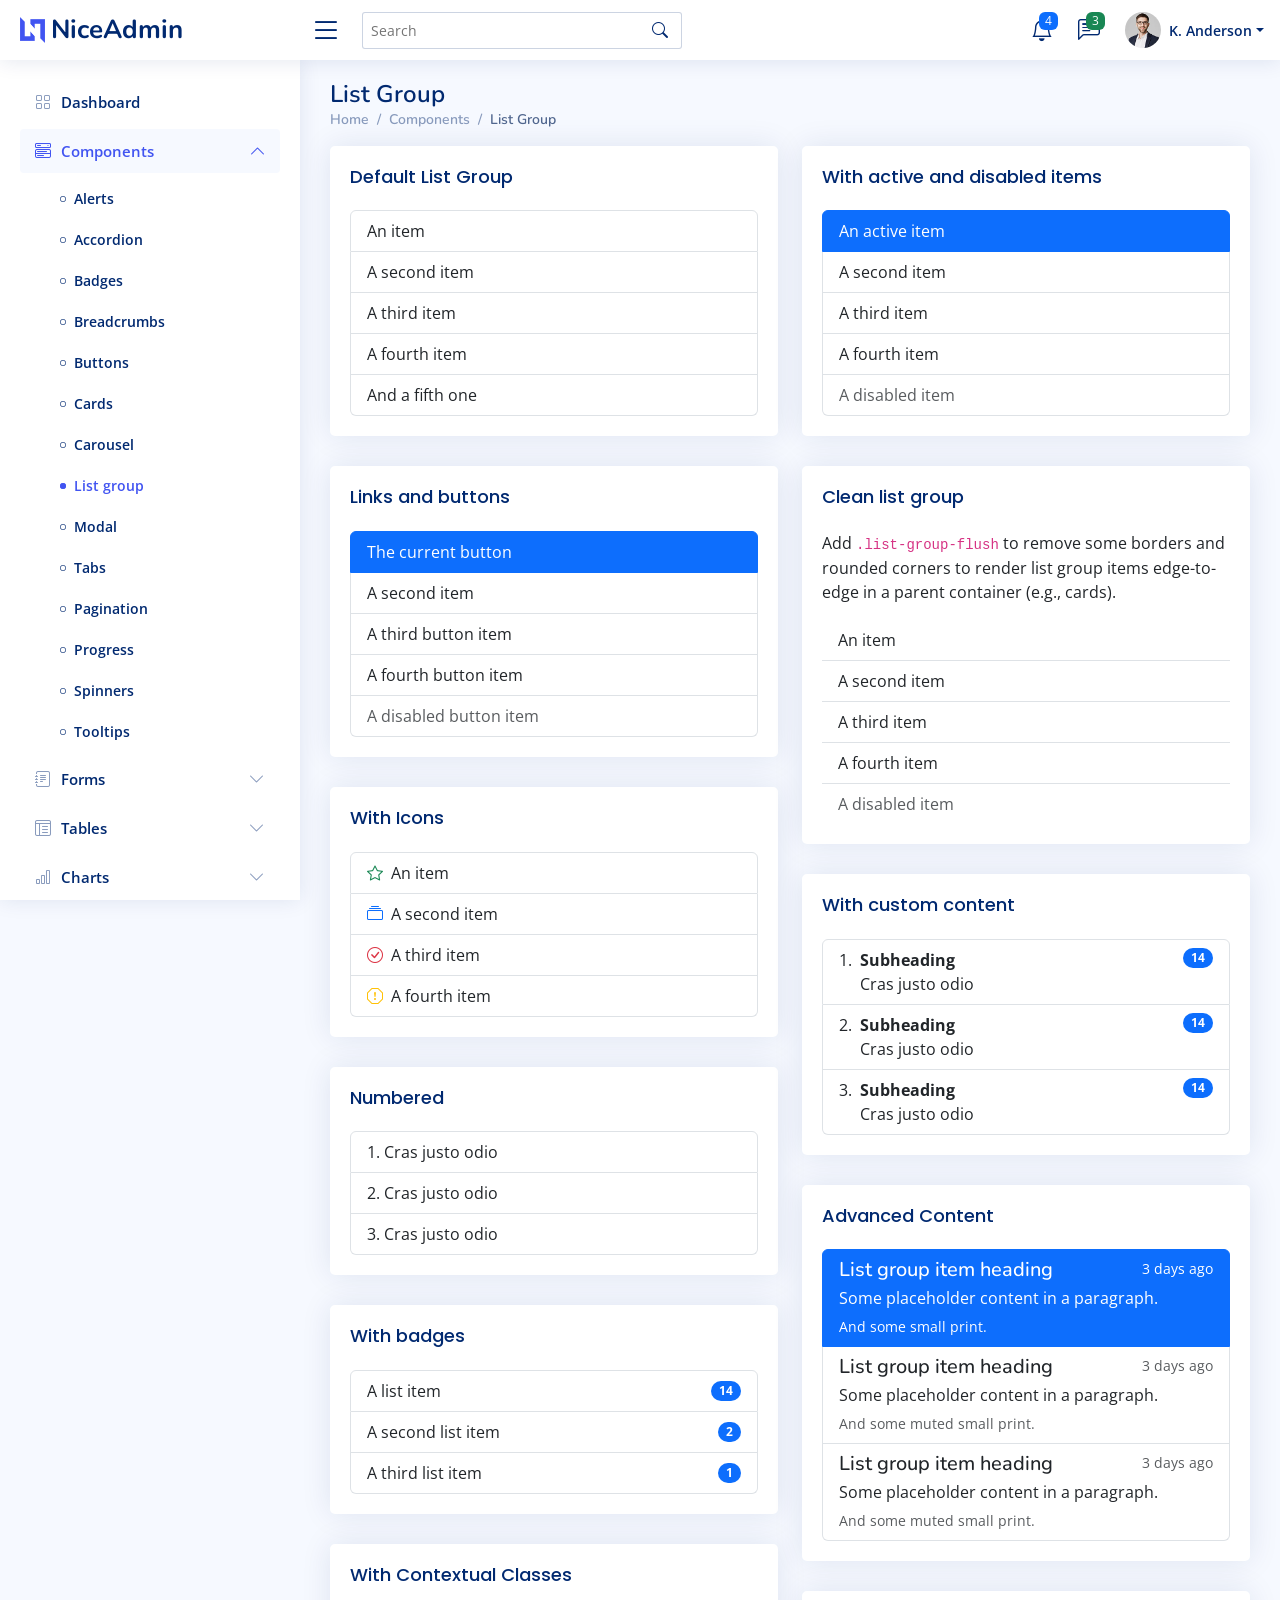
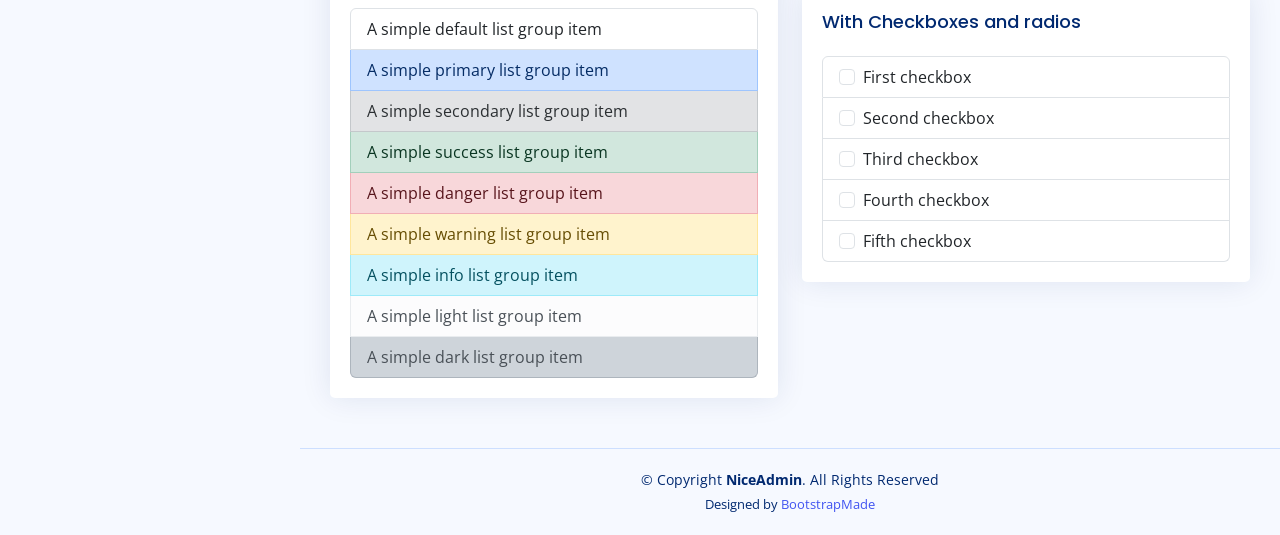
<file: recursos/components-list-group.html>
<!DOCTYPE html>
<html lang="en">

<head>
  <meta charset="utf-8">
  <meta content="width=device-width, initial-scale=1.0" name="viewport">

  <title>Components / List Group - NiceAdmin Bootstrap Template</title>
  <meta content="" name="description">
  <meta content="" name="keywords">

  <!-- Favicons -->
  <link href="assets/img/favicon.png" rel="icon">
  <link href="assets/img/apple-touch-icon.png" rel="apple-touch-icon">

  <!-- Google Fonts -->
  <link href="https://fonts.gstatic.com" rel="preconnect">
  <link href="https://fonts.googleapis.com/css?family=Open+Sans:300,300i,400,400i,600,600i,700,700i|Nunito:300,300i,400,400i,600,600i,700,700i|Poppins:300,300i,400,400i,500,500i,600,600i,700,700i" rel="stylesheet">

  <!-- Vendor CSS Files -->
  <link href="assets/vendor/bootstrap/css/bootstrap.min.css" rel="stylesheet">
  <link href="assets/vendor/bootstrap-icons/bootstrap-icons.css" rel="stylesheet">
  <link href="assets/vendor/boxicons/css/boxicons.min.css" rel="stylesheet">
  <link href="assets/vendor/quill/quill.snow.css" rel="stylesheet">
  <link href="assets/vendor/quill/quill.bubble.css" rel="stylesheet">
  <link href="assets/vendor/remixicon/remixicon.css" rel="stylesheet">
  <link href="assets/vendor/simple-datatables/style.css" rel="stylesheet">

  <!-- Template Main CSS File -->
  <link href="assets/css/style.css" rel="stylesheet">

  <!-- =======================================================
  * Template Name: NiceAdmin
  * Updated: May 30 2023 with Bootstrap v5.3.0
  * Template URL: https://bootstrapmade.com/nice-admin-bootstrap-admin-html-template/
  * Author: BootstrapMade.com
  * License: https://bootstrapmade.com/license/
  ======================================================== -->
</head>

<body>

  <!-- ======= Header ======= -->
  <header id="header" class="header fixed-top d-flex align-items-center">

    <div class="d-flex align-items-center justify-content-between">
      <a href="index.html" class="logo d-flex align-items-center">
        <img src="assets/img/logo.png" alt="">
        <span class="d-none d-lg-block">NiceAdmin</span>
      </a>
      <i class="bi bi-list toggle-sidebar-btn"></i>
    </div><!-- End Logo -->

    <div class="search-bar">
      <form class="search-form d-flex align-items-center" method="POST" action="#">
        <input type="text" name="query" placeholder="Search" title="Enter search keyword">
        <button type="submit" title="Search"><i class="bi bi-search"></i></button>
      </form>
    </div><!-- End Search Bar -->

    <nav class="header-nav ms-auto">
      <ul class="d-flex align-items-center">

        <li class="nav-item d-block d-lg-none">
          <a class="nav-link nav-icon search-bar-toggle " href="#">
            <i class="bi bi-search"></i>
          </a>
        </li><!-- End Search Icon-->

        <li class="nav-item dropdown">

          <a class="nav-link nav-icon" href="#" data-bs-toggle="dropdown">
            <i class="bi bi-bell"></i>
            <span class="badge bg-primary badge-number">4</span>
          </a><!-- End Notification Icon -->

          <ul class="dropdown-menu dropdown-menu-end dropdown-menu-arrow notifications">
            <li class="dropdown-header">
              You have 4 new notifications
              <a href="#"><span class="badge rounded-pill bg-primary p-2 ms-2">View all</span></a>
            </li>
            <li>
              <hr class="dropdown-divider">
            </li>

            <li class="notification-item">
              <i class="bi bi-exclamation-circle text-warning"></i>
              <div>
                <h4>Lorem Ipsum</h4>
                <p>Quae dolorem earum veritatis oditseno</p>
                <p>30 min. ago</p>
              </div>
            </li>

            <li>
              <hr class="dropdown-divider">
            </li>

            <li class="notification-item">
              <i class="bi bi-x-circle text-danger"></i>
              <div>
                <h4>Atque rerum nesciunt</h4>
                <p>Quae dolorem earum veritatis oditseno</p>
                <p>1 hr. ago</p>
              </div>
            </li>

            <li>
              <hr class="dropdown-divider">
            </li>

            <li class="notification-item">
              <i class="bi bi-check-circle text-success"></i>
              <div>
                <h4>Sit rerum fuga</h4>
                <p>Quae dolorem earum veritatis oditseno</p>
                <p>2 hrs. ago</p>
              </div>
            </li>

            <li>
              <hr class="dropdown-divider">
            </li>

            <li class="notification-item">
              <i class="bi bi-info-circle text-primary"></i>
              <div>
                <h4>Dicta reprehenderit</h4>
                <p>Quae dolorem earum veritatis oditseno</p>
                <p>4 hrs. ago</p>
              </div>
            </li>

            <li>
              <hr class="dropdown-divider">
            </li>
            <li class="dropdown-footer">
              <a href="#">Show all notifications</a>
            </li>

          </ul><!-- End Notification Dropdown Items -->

        </li><!-- End Notification Nav -->

        <li class="nav-item dropdown">

          <a class="nav-link nav-icon" href="#" data-bs-toggle="dropdown">
            <i class="bi bi-chat-left-text"></i>
            <span class="badge bg-success badge-number">3</span>
          </a><!-- End Messages Icon -->

          <ul class="dropdown-menu dropdown-menu-end dropdown-menu-arrow messages">
            <li class="dropdown-header">
              You have 3 new messages
              <a href="#"><span class="badge rounded-pill bg-primary p-2 ms-2">View all</span></a>
            </li>
            <li>
              <hr class="dropdown-divider">
            </li>

            <li class="message-item">
              <a href="#">
                <img src="assets/img/messages-1.jpg" alt="" class="rounded-circle">
                <div>
                  <h4>Maria Hudson</h4>
                  <p>Velit asperiores et ducimus soluta repudiandae labore officia est ut...</p>
                  <p>4 hrs. ago</p>
                </div>
              </a>
            </li>
            <li>
              <hr class="dropdown-divider">
            </li>

            <li class="message-item">
              <a href="#">
                <img src="assets/img/messages-2.jpg" alt="" class="rounded-circle">
                <div>
                  <h4>Anna Nelson</h4>
                  <p>Velit asperiores et ducimus soluta repudiandae labore officia est ut...</p>
                  <p>6 hrs. ago</p>
                </div>
              </a>
            </li>
            <li>
              <hr class="dropdown-divider">
            </li>

            <li class="message-item">
              <a href="#">
                <img src="assets/img/messages-3.jpg" alt="" class="rounded-circle">
                <div>
                  <h4>David Muldon</h4>
                  <p>Velit asperiores et ducimus soluta repudiandae labore officia est ut...</p>
                  <p>8 hrs. ago</p>
                </div>
              </a>
            </li>
            <li>
              <hr class="dropdown-divider">
            </li>

            <li class="dropdown-footer">
              <a href="#">Show all messages</a>
            </li>

          </ul><!-- End Messages Dropdown Items -->

        </li><!-- End Messages Nav -->

        <li class="nav-item dropdown pe-3">

          <a class="nav-link nav-profile d-flex align-items-center pe-0" href="#" data-bs-toggle="dropdown">
            <img src="assets/img/profile-img.jpg" alt="Profile" class="rounded-circle">
            <span class="d-none d-md-block dropdown-toggle ps-2">K. Anderson</span>
          </a><!-- End Profile Iamge Icon -->

          <ul class="dropdown-menu dropdown-menu-end dropdown-menu-arrow profile">
            <li class="dropdown-header">
              <h6>Kevin Anderson</h6>
              <span>Web Designer</span>
            </li>
            <li>
              <hr class="dropdown-divider">
            </li>

            <li>
              <a class="dropdown-item d-flex align-items-center" href="users-profile.html">
                <i class="bi bi-person"></i>
                <span>My Profile</span>
              </a>
            </li>
            <li>
              <hr class="dropdown-divider">
            </li>

            <li>
              <a class="dropdown-item d-flex align-items-center" href="users-profile.html">
                <i class="bi bi-gear"></i>
                <span>Account Settings</span>
              </a>
            </li>
            <li>
              <hr class="dropdown-divider">
            </li>

            <li>
              <a class="dropdown-item d-flex align-items-center" href="pages-faq.html">
                <i class="bi bi-question-circle"></i>
                <span>Need Help?</span>
              </a>
            </li>
            <li>
              <hr class="dropdown-divider">
            </li>

            <li>
              <a class="dropdown-item d-flex align-items-center" href="#">
                <i class="bi bi-box-arrow-right"></i>
                <span>Sign Out</span>
              </a>
            </li>

          </ul><!-- End Profile Dropdown Items -->
        </li><!-- End Profile Nav -->

      </ul>
    </nav><!-- End Icons Navigation -->

  </header><!-- End Header -->

  <!-- ======= Sidebar ======= -->
  <aside id="sidebar" class="sidebar">

    <ul class="sidebar-nav" id="sidebar-nav">

      <li class="nav-item">
        <a class="nav-link collapsed" href="index.html">
          <i class="bi bi-grid"></i>
          <span>Dashboard</span>
        </a>
      </li><!-- End Dashboard Nav -->

      <li class="nav-item">
        <a class="nav-link " data-bs-target="#components-nav" data-bs-toggle="collapse" href="#">
          <i class="bi bi-menu-button-wide"></i><span>Components</span><i class="bi bi-chevron-down ms-auto"></i>
        </a>
        <ul id="components-nav" class="nav-content collapse show" data-bs-parent="#sidebar-nav">
          <li>
            <a href="components-alerts.html">
              <i class="bi bi-circle"></i><span>Alerts</span>
            </a>
          </li>
          <li>
            <a href="components-accordion.html">
              <i class="bi bi-circle"></i><span>Accordion</span>
            </a>
          </li>
          <li>
            <a href="components-badges.html">
              <i class="bi bi-circle"></i><span>Badges</span>
            </a>
          </li>
          <li>
            <a href="components-breadcrumbs.html">
              <i class="bi bi-circle"></i><span>Breadcrumbs</span>
            </a>
          </li>
          <li>
            <a href="components-buttons.html">
              <i class="bi bi-circle"></i><span>Buttons</span>
            </a>
          </li>
          <li>
            <a href="components-cards.html">
              <i class="bi bi-circle"></i><span>Cards</span>
            </a>
          </li>
          <li>
            <a href="components-carousel.html">
              <i class="bi bi-circle"></i><span>Carousel</span>
            </a>
          </li>
          <li>
            <a href="components-list-group.html" class="active">
              <i class="bi bi-circle"></i><span>List group</span>
            </a>
          </li>
          <li>
            <a href="components-modal.html">
              <i class="bi bi-circle"></i><span>Modal</span>
            </a>
          </li>
          <li>
            <a href="components-tabs.html">
              <i class="bi bi-circle"></i><span>Tabs</span>
            </a>
          </li>
          <li>
            <a href="components-pagination.html">
              <i class="bi bi-circle"></i><span>Pagination</span>
            </a>
          </li>
          <li>
            <a href="components-progress.html">
              <i class="bi bi-circle"></i><span>Progress</span>
            </a>
          </li>
          <li>
            <a href="components-spinners.html">
              <i class="bi bi-circle"></i><span>Spinners</span>
            </a>
          </li>
          <li>
            <a href="components-tooltips.html">
              <i class="bi bi-circle"></i><span>Tooltips</span>
            </a>
          </li>
        </ul>
      </li><!-- End Components Nav -->

      <li class="nav-item">
        <a class="nav-link collapsed" data-bs-target="#forms-nav" data-bs-toggle="collapse" href="#">
          <i class="bi bi-journal-text"></i><span>Forms</span><i class="bi bi-chevron-down ms-auto"></i>
        </a>
        <ul id="forms-nav" class="nav-content collapse " data-bs-parent="#sidebar-nav">
          <li>
            <a href="forms-elements.html">
              <i class="bi bi-circle"></i><span>Form Elements</span>
            </a>
          </li>
          <li>
            <a href="forms-layouts.html">
              <i class="bi bi-circle"></i><span>Form Layouts</span>
            </a>
          </li>
          <li>
            <a href="forms-editors.html">
              <i class="bi bi-circle"></i><span>Form Editors</span>
            </a>
          </li>
          <li>
            <a href="forms-validation.html">
              <i class="bi bi-circle"></i><span>Form Validation</span>
            </a>
          </li>
        </ul>
      </li><!-- End Forms Nav -->

      <li class="nav-item">
        <a class="nav-link collapsed" data-bs-target="#tables-nav" data-bs-toggle="collapse" href="#">
          <i class="bi bi-layout-text-window-reverse"></i><span>Tables</span><i class="bi bi-chevron-down ms-auto"></i>
        </a>
        <ul id="tables-nav" class="nav-content collapse " data-bs-parent="#sidebar-nav">
          <li>
            <a href="tables-general.html">
              <i class="bi bi-circle"></i><span>General Tables</span>
            </a>
          </li>
          <li>
            <a href="tables-data.html">
              <i class="bi bi-circle"></i><span>Data Tables</span>
            </a>
          </li>
        </ul>
      </li><!-- End Tables Nav -->

      <li class="nav-item">
        <a class="nav-link collapsed" data-bs-target="#charts-nav" data-bs-toggle="collapse" href="#">
          <i class="bi bi-bar-chart"></i><span>Charts</span><i class="bi bi-chevron-down ms-auto"></i>
        </a>
        <ul id="charts-nav" class="nav-content collapse " data-bs-parent="#sidebar-nav">
          <li>
            <a href="charts-chartjs.html">
              <i class="bi bi-circle"></i><span>Chart.js</span>
            </a>
          </li>
          <li>
            <a href="charts-apexcharts.html">
              <i class="bi bi-circle"></i><span>ApexCharts</span>
            </a>
          </li>
          <li>
            <a href="charts-echarts.html">
              <i class="bi bi-circle"></i><span>ECharts</span>
            </a>
          </li>
        </ul>
      </li><!-- End Charts Nav -->

      <li class="nav-item">
        <a class="nav-link collapsed" data-bs-target="#icons-nav" data-bs-toggle="collapse" href="#">
          <i class="bi bi-gem"></i><span>Icons</span><i class="bi bi-chevron-down ms-auto"></i>
        </a>
        <ul id="icons-nav" class="nav-content collapse " data-bs-parent="#sidebar-nav">
          <li>
            <a href="icons-bootstrap.html">
              <i class="bi bi-circle"></i><span>Bootstrap Icons</span>
            </a>
          </li>
          <li>
            <a href="icons-remix.html">
              <i class="bi bi-circle"></i><span>Remix Icons</span>
            </a>
          </li>
          <li>
            <a href="icons-boxicons.html">
              <i class="bi bi-circle"></i><span>Boxicons</span>
            </a>
          </li>
        </ul>
      </li><!-- End Icons Nav -->

      <li class="nav-heading">Pages</li>

      <li class="nav-item">
        <a class="nav-link collapsed" href="users-profile.html">
          <i class="bi bi-person"></i>
          <span>Profile</span>
        </a>
      </li><!-- End Profile Page Nav -->

      <li class="nav-item">
        <a class="nav-link collapsed" href="pages-faq.html">
          <i class="bi bi-question-circle"></i>
          <span>F.A.Q</span>
        </a>
      </li><!-- End F.A.Q Page Nav -->

      <li class="nav-item">
        <a class="nav-link collapsed" href="pages-contact.html">
          <i class="bi bi-envelope"></i>
          <span>Contact</span>
        </a>
      </li><!-- End Contact Page Nav -->

      <li class="nav-item">
        <a class="nav-link collapsed" href="pages-register.html">
          <i class="bi bi-card-list"></i>
          <span>Register</span>
        </a>
      </li><!-- End Register Page Nav -->

      <li class="nav-item">
        <a class="nav-link collapsed" href="pages-login.html">
          <i class="bi bi-box-arrow-in-right"></i>
          <span>Login</span>
        </a>
      </li><!-- End Login Page Nav -->

      <li class="nav-item">
        <a class="nav-link collapsed" href="pages-error-404.html">
          <i class="bi bi-dash-circle"></i>
          <span>Error 404</span>
        </a>
      </li><!-- End Error 404 Page Nav -->

      <li class="nav-item">
        <a class="nav-link collapsed" href="pages-blank.html">
          <i class="bi bi-file-earmark"></i>
          <span>Blank</span>
        </a>
      </li><!-- End Blank Page Nav -->

    </ul>

  </aside><!-- End Sidebar-->

  <main id="main" class="main">

    <div class="pagetitle">
      <h1>List Group</h1>
      <nav>
        <ol class="breadcrumb">
          <li class="breadcrumb-item"><a href="index.html">Home</a></li>
          <li class="breadcrumb-item">Components</li>
          <li class="breadcrumb-item active">List Group</li>
        </ol>
      </nav>
    </div><!-- End Page Title -->

    <section class="section">
      <div class="row">
        <div class="col-lg-6">

          <div class="card">
            <div class="card-body">
              <h5 class="card-title">Default List Group</h5>

              <!-- Default List group -->
              <ul class="list-group">
                <li class="list-group-item">An item</li>
                <li class="list-group-item">A second item</li>
                <li class="list-group-item">A third item</li>
                <li class="list-group-item">A fourth item</li>
                <li class="list-group-item">And a fifth one</li>
              </ul><!-- End Default List group -->

            </div>
          </div>

          <div class="card">
            <div class="card-body">
              <h5 class="card-title">Links and buttons</h5>

              <!-- List group with Links and buttons -->
              <div class="list-group">
                <button type="button" class="list-group-item list-group-item-action active" aria-current="true">
                  The current button
                </button>
                <button type="button" class="list-group-item list-group-item-action">A second item</button>
                <button type="button" class="list-group-item list-group-item-action">A third button item</button>
                <button type="button" class="list-group-item list-group-item-action">A fourth button item</button>
                <button type="button" class="list-group-item list-group-item-action" disabled>A disabled button item</button>
              </div><!-- End List group with Links and buttons -->

            </div>
          </div>

          <div class="card">
            <div class="card-body">
              <h5 class="card-title">With Icons</h5>

              <!-- List group With Icons -->
              <ul class="list-group">
                <li class="list-group-item"><i class="bi bi-star me-1 text-success"></i> An item</li>
                <li class="list-group-item"><i class="bi bi-collection me-1 text-primary"></i> A second item</li>
                <li class="list-group-item"><i class="bi bi-check-circle me-1 text-danger"></i> A third item</li>
                <li class="list-group-item"><i class="bi bi-exclamation-octagon me-1 text-warning"></i> A fourth item</li>
              </ul><!-- End List group With Icons -->

            </div>
          </div>

          <div class="card">
            <div class="card-body">
              <h5 class="card-title">Numbered</h5>

              <!-- List group Numbered -->
              <ol class="list-group list-group-numbered">
                <li class="list-group-item">Cras justo odio</li>
                <li class="list-group-item">Cras justo odio</li>
                <li class="list-group-item">Cras justo odio</li>
              </ol><!-- End List group Numbered -->

            </div>
          </div>

          <div class="card">
            <div class="card-body">
              <h5 class="card-title">With badges</h5>

              <!-- List group With badges -->
              <ul class="list-group">
                <li class="list-group-item d-flex justify-content-between align-items-center">
                  A list item
                  <span class="badge bg-primary rounded-pill">14</span>
                </li>
                <li class="list-group-item d-flex justify-content-between align-items-center">
                  A second list item
                  <span class="badge bg-primary rounded-pill">2</span>
                </li>
                <li class="list-group-item d-flex justify-content-between align-items-center">
                  A third list item
                  <span class="badge bg-primary rounded-pill">1</span>
                </li>
              </ul><!-- End List With badges -->

            </div>
          </div>

          <div class="card">
            <div class="card-body">
              <h5 class="card-title">With Contextual Classes</h5>

              <!-- List group With Contextual classes -->
              <ul class="list-group">
                <li class="list-group-item">A simple default list group item</li>

                <li class="list-group-item list-group-item-primary">A simple primary list group item</li>
                <li class="list-group-item list-group-item-secondary">A simple secondary list group item</li>
                <li class="list-group-item list-group-item-success">A simple success list group item</li>
                <li class="list-group-item list-group-item-danger">A simple danger list group item</li>
                <li class="list-group-item list-group-item-warning">A simple warning list group item</li>
                <li class="list-group-item list-group-item-info">A simple info list group item</li>
                <li class="list-group-item list-group-item-light">A simple light list group item</li>
                <li class="list-group-item list-group-item-dark">A simple dark list group item</li>
              </ul><!-- End List Group With Contextual classes -->

            </div>
          </div>

        </div>

        <div class="col-lg-6">

          <div class="card">
            <div class="card-body">
              <h5 class="card-title">With active and disabled items</h5>

              <!-- List group with active and disabled items -->
              <ul class="list-group">
                <li class="list-group-item active" aria-current="true">An active item</li>
                <li class="list-group-item">A second item</li>
                <li class="list-group-item">A third item</li>
                <li class="list-group-item">A fourth item</li>
                <li class="list-group-item disabled" aria-disabled="true">A disabled item</li>
              </ul><!-- End ist group with active and disabled items -->

            </div>
          </div>

          <div class="card">
            <div class="card-body">
              <h5 class="card-title">Clean list group</h5>
              <p>Add <code>.list-group-flush</code> to remove some borders and rounded corners to render list group items edge-to-edge in a parent container (e.g., cards).</p>

              <!-- List group with active and disabled items -->
              <ul class="list-group list-group-flush">
                <li class="list-group-item">An item</li>
                <li class="list-group-item">A second item</li>
                <li class="list-group-item">A third item</li>
                <li class="list-group-item">A fourth item</li>
                <li class="list-group-item disabled" aria-disabled="true">A disabled item</li>
              </ul><!-- End Clean list group -->

            </div>
          </div>

          <div class="card">
            <div class="card-body">
              <h5 class="card-title">With custom content</h5>

              <!-- List group with custom content -->
              <ol class="list-group list-group-numbered">
                <li class="list-group-item d-flex justify-content-between align-items-start">
                  <div class="ms-2 me-auto">
                    <div class="fw-bold">Subheading</div>
                    Cras justo odio
                  </div>
                  <span class="badge bg-primary rounded-pill">14</span>
                </li>
                <li class="list-group-item d-flex justify-content-between align-items-start">
                  <div class="ms-2 me-auto">
                    <div class="fw-bold">Subheading</div>
                    Cras justo odio
                  </div>
                  <span class="badge bg-primary rounded-pill">14</span>
                </li>
                <li class="list-group-item d-flex justify-content-between align-items-start">
                  <div class="ms-2 me-auto">
                    <div class="fw-bold">Subheading</div>
                    Cras justo odio
                  </div>
                  <span class="badge bg-primary rounded-pill">14</span>
                </li>
              </ol><!-- End with custom content -->

            </div>
          </div>

          <div class="card">
            <div class="card-body">
              <h5 class="card-title">Advanced Content</h5>

              <!-- List group with Advanced Contents -->
              <div class="list-group">
                <a href="#" class="list-group-item list-group-item-action active" aria-current="true">
                  <div class="d-flex w-100 justify-content-between">
                    <h5 class="mb-1">List group item heading</h5>
                    <small>3 days ago</small>
                  </div>
                  <p class="mb-1">Some placeholder content in a paragraph.</p>
                  <small>And some small print.</small>
                </a>
                <a href="#" class="list-group-item list-group-item-action">
                  <div class="d-flex w-100 justify-content-between">
                    <h5 class="mb-1">List group item heading</h5>
                    <small class="text-muted">3 days ago</small>
                  </div>
                  <p class="mb-1">Some placeholder content in a paragraph.</p>
                  <small class="text-muted">And some muted small print.</small>
                </a>
                <a href="#" class="list-group-item list-group-item-action">
                  <div class="d-flex w-100 justify-content-between">
                    <h5 class="mb-1">List group item heading</h5>
                    <small class="text-muted">3 days ago</small>
                  </div>
                  <p class="mb-1">Some placeholder content in a paragraph.</p>
                  <small class="text-muted">And some muted small print.</small>
                </a>
              </div><!-- End List group Advanced Content -->

            </div>
          </div>

          <div class="card">
            <div class="card-body">
              <h5 class="card-title">With Checkboxes and radios</h5>

              <!-- List group With Checkboxes and radios -->
              <ul class="list-group">
                <li class="list-group-item">
                  <input class="form-check-input me-1" type="checkbox" value="" aria-label="...">
                  First checkbox
                </li>
                <li class="list-group-item">
                  <input class="form-check-input me-1" type="checkbox" value="" aria-label="...">
                  Second checkbox
                </li>
                <li class="list-group-item">
                  <input class="form-check-input me-1" type="checkbox" value="" aria-label="...">
                  Third checkbox
                </li>
                <li class="list-group-item">
                  <input class="form-check-input me-1" type="checkbox" value="" aria-label="...">
                  Fourth checkbox
                </li>
                <li class="list-group-item">
                  <input class="form-check-input me-1" type="checkbox" value="" aria-label="...">
                  Fifth checkbox
                </li>
              </ul><!-- End List Checkboxes and radios -->

            </div>
          </div>

        </div>

      </div>
    </section>

  </main><!-- End #main -->

  <!-- ======= Footer ======= -->
  <footer id="footer" class="footer">
    <div class="copyright">
      &copy; Copyright <strong><span>NiceAdmin</span></strong>. All Rights Reserved
    </div>
    <div class="credits">
      <!-- All the links in the footer should remain intact. -->
      <!-- You can delete the links only if you purchased the pro version. -->
      <!-- Licensing information: https://bootstrapmade.com/license/ -->
      <!-- Purchase the pro version with working PHP/AJAX contact form: https://bootstrapmade.com/nice-admin-bootstrap-admin-html-template/ -->
      Designed by <a href="https://bootstrapmade.com/">BootstrapMade</a>
    </div>
  </footer><!-- End Footer -->

  <a href="#" class="back-to-top d-flex align-items-center justify-content-center"><i class="bi bi-arrow-up-short"></i></a>

  <!-- Vendor JS Files -->
  <script src="assets/vendor/apexcharts/apexcharts.min.js"></script>
  <script src="assets/vendor/bootstrap/js/bootstrap.bundle.min.js"></script>
  <script src="assets/vendor/chart.js/chart.umd.js"></script>
  <script src="assets/vendor/echarts/echarts.min.js"></script>
  <script src="assets/vendor/quill/quill.min.js"></script>
  <script src="assets/vendor/simple-datatables/simple-datatables.js"></script>
  <script src="assets/vendor/tinymce/tinymce.min.js"></script>
  <script src="assets/vendor/php-email-form/validate.js"></script>

  <!-- Template Main JS File -->
  <script src="assets/js/main.js"></script>

</body>

</html>
</file>
<file: recursos/assets/vendor/quill/quill.snow.css>
/*!
 * Quill Editor v1.3.7
 * https://quilljs.com/
 * Copyright (c) 2014, Jason Chen
 * Copyright (c) 2013, salesforce.com
 */
.ql-container {
  box-sizing: border-box;
  font-family: Helvetica, Arial, sans-serif;
  font-size: 13px;
  height: 100%;
  margin: 0px;
  position: relative;
}
.ql-container.ql-disabled .ql-tooltip {
  visibility: hidden;
}
.ql-container.ql-disabled .ql-editor ul[data-checked] > li::before {
  pointer-events: none;
}
.ql-clipboard {
  left: -100000px;
  height: 1px;
  overflow-y: hidden;
  position: absolute;
  top: 50%;
}
.ql-clipboard p {
  margin: 0;
  padding: 0;
}
.ql-editor {
  box-sizing: border-box;
  line-height: 1.42;
  height: 100%;
  outline: none;
  overflow-y: auto;
  padding: 12px 15px;
  tab-size: 4;
  -moz-tab-size: 4;
  text-align: left;
  white-space: pre-wrap;
  word-wrap: break-word;
}
.ql-editor > * {
  cursor: text;
}
.ql-editor p,
.ql-editor ol,
.ql-editor ul,
.ql-editor pre,
.ql-editor blockquote,
.ql-editor h1,
.ql-editor h2,
.ql-editor h3,
.ql-editor h4,
.ql-editor h5,
.ql-editor h6 {
  margin: 0;
  padding: 0;
  counter-reset: list-1 list-2 list-3 list-4 list-5 list-6 list-7 list-8 list-9;
}
.ql-editor ol,
.ql-editor ul {
  padding-left: 1.5em;
}
.ql-editor ol > li,
.ql-editor ul > li {
  list-style-type: none;
}
.ql-editor ul > li::before {
  content: '\2022';
}
.ql-editor ul[data-checked=true],
.ql-editor ul[data-checked=false] {
  pointer-events: none;
}
.ql-editor ul[data-checked=true] > li *,
.ql-editor ul[data-checked=false] > li * {
  pointer-events: all;
}
.ql-editor ul[data-checked=true] > li::before,
.ql-editor ul[data-checked=false] > li::before {
  color: #777;
  cursor: pointer;
  pointer-events: all;
}
.ql-editor ul[data-checked=true] > li::before {
  content: '\2611';
}
.ql-editor ul[data-checked=false] > li::before {
  content: '\2610';
}
.ql-editor li::before {
  display: inline-block;
  white-space: nowrap;
  width: 1.2em;
}
.ql-editor li:not(.ql-direction-rtl)::before {
  margin-left: -1.5em;
  margin-right: 0.3em;
  text-align: right;
}
.ql-editor li.ql-direction-rtl::before {
  margin-left: 0.3em;
  margin-right: -1.5em;
}
.ql-editor ol li:not(.ql-direction-rtl),
.ql-editor ul li:not(.ql-direction-rtl) {
  padding-left: 1.5em;
}
.ql-editor ol li.ql-direction-rtl,
.ql-editor ul li.ql-direction-rtl {
  padding-right: 1.5em;
}
.ql-editor ol li {
  counter-reset: list-1 list-2 list-3 list-4 list-5 list-6 list-7 list-8 list-9;
  counter-increment: list-0;
}
.ql-editor ol li:before {
  content: counter(list-0, decimal) '. ';
}
.ql-editor ol li.ql-indent-1 {
  counter-increment: list-1;
}
.ql-editor ol li.ql-indent-1:before {
  content: counter(list-1, lower-alpha) '. ';
}
.ql-editor ol li.ql-indent-1 {
  counter-reset: list-2 list-3 list-4 list-5 list-6 list-7 list-8 list-9;
}
.ql-editor ol li.ql-indent-2 {
  counter-increment: list-2;
}
.ql-editor ol li.ql-indent-2:before {
  content: counter(list-2, lower-roman) '. ';
}
.ql-editor ol li.ql-indent-2 {
  counter-reset: list-3 list-4 list-5 list-6 list-7 list-8 list-9;
}
.ql-editor ol li.ql-indent-3 {
  counter-increment: list-3;
}
.ql-editor ol li.ql-indent-3:before {
  content: counter(list-3, decimal) '. ';
}
.ql-editor ol li.ql-indent-3 {
  counter-reset: list-4 list-5 list-6 list-7 list-8 list-9;
}
.ql-editor ol li.ql-indent-4 {
  counter-increment: list-4;
}
.ql-editor ol li.ql-indent-4:before {
  content: counter(list-4, lower-alpha) '. ';
}
.ql-editor ol li.ql-indent-4 {
  counter-reset: list-5 list-6 list-7 list-8 list-9;
}
.ql-editor ol li.ql-indent-5 {
  counter-increment: list-5;
}
.ql-editor ol li.ql-indent-5:before {
  content: counter(list-5, lower-roman) '. ';
}
.ql-editor ol li.ql-indent-5 {
  counter-reset: list-6 list-7 list-8 list-9;
}
.ql-editor ol li.ql-indent-6 {
  counter-increment: list-6;
}
.ql-editor ol li.ql-indent-6:before {
  content: counter(list-6, decimal) '. ';
}
.ql-editor ol li.ql-indent-6 {
  counter-reset: list-7 list-8 list-9;
}
.ql-editor ol li.ql-indent-7 {
  counter-increment: list-7;
}
.ql-editor ol li.ql-indent-7:before {
  content: counter(list-7, lower-alpha) '. ';
}
.ql-editor ol li.ql-indent-7 {
  counter-reset: list-8 list-9;
}
.ql-editor ol li.ql-indent-8 {
  counter-increment: list-8;
}
.ql-editor ol li.ql-indent-8:before {
  content: counter(list-8, lower-roman) '. ';
}
.ql-editor ol li.ql-indent-8 {
  counter-reset: list-9;
}
.ql-editor ol li.ql-indent-9 {
  counter-increment: list-9;
}
.ql-editor ol li.ql-indent-9:before {
  content: counter(list-9, decimal) '. ';
}
.ql-editor .ql-indent-1:not(.ql-direction-rtl) {
  padding-left: 3em;
}
.ql-editor li.ql-indent-1:not(.ql-direction-rtl) {
  padding-left: 4.5em;
}
.ql-editor .ql-indent-1.ql-direction-rtl.ql-align-right {
  padding-right: 3em;
}
.ql-editor li.ql-indent-1.ql-direction-rtl.ql-align-right {
  padding-right: 4.5em;
}
.ql-editor .ql-indent-2:not(.ql-direction-rtl) {
  padding-left: 6em;
}
.ql-editor li.ql-indent-2:not(.ql-direction-rtl) {
  padding-left: 7.5em;
}
.ql-editor .ql-indent-2.ql-direction-rtl.ql-align-right {
  padding-right: 6em;
}
.ql-editor li.ql-indent-2.ql-direction-rtl.ql-align-right {
  padding-right: 7.5em;
}
.ql-editor .ql-indent-3:not(.ql-direction-rtl) {
  padding-left: 9em;
}
.ql-editor li.ql-indent-3:not(.ql-direction-rtl) {
  padding-left: 10.5em;
}
.ql-editor .ql-indent-3.ql-direction-rtl.ql-align-right {
  padding-right: 9em;
}
.ql-editor li.ql-indent-3.ql-direction-rtl.ql-align-right {
  padding-right: 10.5em;
}
.ql-editor .ql-indent-4:not(.ql-direction-rtl) {
  padding-left: 12em;
}
.ql-editor li.ql-indent-4:not(.ql-direction-rtl) {
  padding-left: 13.5em;
}
.ql-editor .ql-indent-4.ql-direction-rtl.ql-align-right {
  padding-right: 12em;
}
.ql-editor li.ql-indent-4.ql-direction-rtl.ql-align-right {
  padding-right: 13.5em;
}
.ql-editor .ql-indent-5:not(.ql-direction-rtl) {
  padding-left: 15em;
}
.ql-editor li.ql-indent-5:not(.ql-direction-rtl) {
  padding-left: 16.5em;
}
.ql-editor .ql-indent-5.ql-direction-rtl.ql-align-right {
  padding-right: 15em;
}
.ql-editor li.ql-indent-5.ql-direction-rtl.ql-align-right {
  padding-right: 16.5em;
}
.ql-editor .ql-indent-6:not(.ql-direction-rtl) {
  padding-left: 18em;
}
.ql-editor li.ql-indent-6:not(.ql-direction-rtl) {
  padding-left: 19.5em;
}
.ql-editor .ql-indent-6.ql-direction-rtl.ql-align-right {
  padding-right: 18em;
}
.ql-editor li.ql-indent-6.ql-direction-rtl.ql-align-right {
  padding-right: 19.5em;
}
.ql-editor .ql-indent-7:not(.ql-direction-rtl) {
  padding-left: 21em;
}
.ql-editor li.ql-indent-7:not(.ql-direction-rtl) {
  padding-left: 22.5em;
}
.ql-editor .ql-indent-7.ql-direction-rtl.ql-align-right {
  padding-right: 21em;
}
.ql-editor li.ql-indent-7.ql-direction-rtl.ql-align-right {
  padding-right: 22.5em;
}
.ql-editor .ql-indent-8:not(.ql-direction-rtl) {
  padding-left: 24em;
}
.ql-editor li.ql-indent-8:not(.ql-direction-rtl) {
  padding-left: 25.5em;
}
.ql-editor .ql-indent-8.ql-direction-rtl.ql-align-right {
  padding-right: 24em;
}
.ql-editor li.ql-indent-8.ql-direction-rtl.ql-align-right {
  padding-right: 25.5em;
}
.ql-editor .ql-indent-9:not(.ql-direction-rtl) {
  padding-left: 27em;
}
.ql-editor li.ql-indent-9:not(.ql-direction-rtl) {
  padding-left: 28.5em;
}
.ql-editor .ql-indent-9.ql-direction-rtl.ql-align-right {
  padding-right: 27em;
}
.ql-editor li.ql-indent-9.ql-direction-rtl.ql-align-right {
  padding-right: 28.5em;
}
.ql-editor .ql-video {
  display: block;
  max-width: 100%;
}
.ql-editor .ql-video.ql-align-center {
  margin: 0 auto;
}
.ql-editor .ql-video.ql-align-right {
  margin: 0 0 0 auto;
}
.ql-editor .ql-bg-black {
  background-color: #000;
}
.ql-editor .ql-bg-red {
  background-color: #e60000;
}
.ql-editor .ql-bg-orange {
  background-color: #f90;
}
.ql-editor .ql-bg-yellow {
  background-color: #ff0;
}
.ql-editor .ql-bg-green {
  background-color: #008a00;
}
.ql-editor .ql-bg-blue {
  background-color: #06c;
}
.ql-editor .ql-bg-purple {
  background-color: #93f;
}
.ql-editor .ql-color-white {
  color: #fff;
}
.ql-editor .ql-color-red {
  color: #e60000;
}
.ql-editor .ql-color-orange {
  color: #f90;
}
.ql-editor .ql-color-yellow {
  color: #ff0;
}
.ql-editor .ql-color-green {
  color: #008a00;
}
.ql-editor .ql-color-blue {
  color: #06c;
}
.ql-editor .ql-color-purple {
  color: #93f;
}
.ql-editor .ql-font-serif {
  font-family: Georgia, Times New Roman, serif;
}
.ql-editor .ql-font-monospace {
  font-family: Monaco, Courier New, monospace;
}
.ql-editor .ql-size-small {
  font-size: 0.75em;
}
.ql-editor .ql-size-large {
  font-size: 1.5em;
}
.ql-editor .ql-size-huge {
  font-size: 2.5em;
}
.ql-editor .ql-direction-rtl {
  direction: rtl;
  text-align: inherit;
}
.ql-editor .ql-align-center {
  text-align: center;
}
.ql-editor .ql-align-justify {
  text-align: justify;
}
.ql-editor .ql-align-right {
  text-align: right;
}
.ql-editor.ql-blank::before {
  color: rgba(0,0,0,0.6);
  content: attr(data-placeholder);
  font-style: italic;
  left: 15px;
  pointer-events: none;
  position: absolute;
  right: 15px;
}
.ql-snow.ql-toolbar:after,
.ql-snow .ql-toolbar:after {
  clear: both;
  content: '';
  display: table;
}
.ql-snow.ql-toolbar button,
.ql-snow .ql-toolbar button {
  background: none;
  border: none;
  cursor: pointer;
  display: inline-block;
  float: left;
  height: 24px;
  padding: 3px 5px;
  width: 28px;
}
.ql-snow.ql-toolbar button svg,
.ql-snow .ql-toolbar button svg {
  float: left;
  height: 100%;
}
.ql-snow.ql-toolbar button:active:hover,
.ql-snow .ql-toolbar button:active:hover {
  outline: none;
}
.ql-snow.ql-toolbar input.ql-image[type=file],
.ql-snow .ql-toolbar input.ql-image[type=file] {
  display: none;
}
.ql-snow.ql-toolbar button:hover,
.ql-snow .ql-toolbar button:hover,
.ql-snow.ql-toolbar button:focus,
.ql-snow .ql-toolbar button:focus,
.ql-snow.ql-toolbar button.ql-active,
.ql-snow .ql-toolbar button.ql-active,
.ql-snow.ql-toolbar .ql-picker-label:hover,
.ql-snow .ql-toolbar .ql-picker-label:hover,
.ql-snow.ql-toolbar .ql-picker-label.ql-active,
.ql-snow .ql-toolbar .ql-picker-label.ql-active,
.ql-snow.ql-toolbar .ql-picker-item:hover,
.ql-snow .ql-toolbar .ql-picker-item:hover,
.ql-snow.ql-toolbar .ql-picker-item.ql-selected,
.ql-snow .ql-toolbar .ql-picker-item.ql-selected {
  color: #06c;
}
.ql-snow.ql-toolbar button:hover .ql-fill,
.ql-snow .ql-toolbar button:hover .ql-fill,
.ql-snow.ql-toolbar button:focus .ql-fill,
.ql-snow .ql-toolbar button:focus .ql-fill,
.ql-snow.ql-toolbar button.ql-active .ql-fill,
.ql-snow .ql-toolbar button.ql-active .ql-fill,
.ql-snow.ql-toolbar .ql-picker-label:hover .ql-fill,
.ql-snow .ql-toolbar .ql-picker-label:hover .ql-fill,
.ql-snow.ql-toolbar .ql-picker-label.ql-active .ql-fill,
.ql-snow .ql-toolbar .ql-picker-label.ql-active .ql-fill,
.ql-snow.ql-toolbar .ql-picker-item:hover .ql-fill,
.ql-snow .ql-toolbar .ql-picker-item:hover .ql-fill,
.ql-snow.ql-toolbar .ql-picker-item.ql-selected .ql-fill,
.ql-snow .ql-toolbar .ql-picker-item.ql-selected .ql-fill,
.ql-snow.ql-toolbar button:hover .ql-stroke.ql-fill,
.ql-snow .ql-toolbar button:hover .ql-stroke.ql-fill,
.ql-snow.ql-toolbar button:focus .ql-stroke.ql-fill,
.ql-snow .ql-toolbar button:focus .ql-stroke.ql-fill,
.ql-snow.ql-toolbar button.ql-active .ql-stroke.ql-fill,
.ql-snow .ql-toolbar button.ql-active .ql-stroke.ql-fill,
.ql-snow.ql-toolbar .ql-picker-label:hover .ql-stroke.ql-fill,
.ql-snow .ql-toolbar .ql-picker-label:hover .ql-stroke.ql-fill,
.ql-snow.ql-toolbar .ql-picker-label.ql-active .ql-stroke.ql-fill,
.ql-snow .ql-toolbar .ql-picker-label.ql-active .ql-stroke.ql-fill,
.ql-snow.ql-toolbar .ql-picker-item:hover .ql-stroke.ql-fill,
.ql-snow .ql-toolbar .ql-picker-item:hover .ql-stroke.ql-fill,
.ql-snow.ql-toolbar .ql-picker-item.ql-selected .ql-stroke.ql-fill,
.ql-snow .ql-toolbar .ql-picker-item.ql-selected .ql-stroke.ql-fill {
  fill: #06c;
}
.ql-snow.ql-toolbar button:hover .ql-stroke,
.ql-snow .ql-toolbar button:hover .ql-stroke,
.ql-snow.ql-toolbar button:focus .ql-stroke,
.ql-snow .ql-toolbar button:focus .ql-stroke,
.ql-snow.ql-toolbar button.ql-active .ql-stroke,
.ql-snow .ql-toolbar button.ql-active .ql-stroke,
.ql-snow.ql-toolbar .ql-picker-label:hover .ql-stroke,
.ql-snow .ql-toolbar .ql-picker-label:hover .ql-stroke,
.ql-snow.ql-toolbar .ql-picker-label.ql-active .ql-stroke,
.ql-snow .ql-toolbar .ql-picker-label.ql-active .ql-stroke,
.ql-snow.ql-toolbar .ql-picker-item:hover .ql-stroke,
.ql-snow .ql-toolbar .ql-picker-item:hover .ql-stroke,
.ql-snow.ql-toolbar .ql-picker-item.ql-selected .ql-stroke,
.ql-snow .ql-toolbar .ql-picker-item.ql-selected .ql-stroke,
.ql-snow.ql-toolbar button:hover .ql-stroke-miter,
.ql-snow .ql-toolbar button:hover .ql-stroke-miter,
.ql-snow.ql-toolbar button:focus .ql-stroke-miter,
.ql-snow .ql-toolbar button:focus .ql-stroke-miter,
.ql-snow.ql-toolbar button.ql-active .ql-stroke-miter,
.ql-snow .ql-toolbar button.ql-active .ql-stroke-miter,
.ql-snow.ql-toolbar .ql-picker-label:hover .ql-stroke-miter,
.ql-snow .ql-toolbar .ql-picker-label:hover .ql-stroke-miter,
.ql-snow.ql-toolbar .ql-picker-label.ql-active .ql-stroke-miter,
.ql-snow .ql-toolbar .ql-picker-label.ql-active .ql-stroke-miter,
.ql-snow.ql-toolbar .ql-picker-item:hover .ql-stroke-miter,
.ql-snow .ql-toolbar .ql-picker-item:hover .ql-stroke-miter,
.ql-snow.ql-toolbar .ql-picker-item.ql-selected .ql-stroke-miter,
.ql-snow .ql-toolbar .ql-picker-item.ql-selected .ql-stroke-miter {
  stroke: #06c;
}
@media (pointer: coarse) {
  .ql-snow.ql-toolbar button:hover:not(.ql-active),
  .ql-snow .ql-toolbar button:hover:not(.ql-active) {
    color: #444;
  }
  .ql-snow.ql-toolbar button:hover:not(.ql-active) .ql-fill,
  .ql-snow .ql-toolbar button:hover:not(.ql-active) .ql-fill,
  .ql-snow.ql-toolbar button:hover:not(.ql-active) .ql-stroke.ql-fill,
  .ql-snow .ql-toolbar button:hover:not(.ql-active) .ql-stroke.ql-fill {
    fill: #444;
  }
  .ql-snow.ql-toolbar button:hover:not(.ql-active) .ql-stroke,
  .ql-snow .ql-toolbar button:hover:not(.ql-active) .ql-stroke,
  .ql-snow.ql-toolbar button:hover:not(.ql-active) .ql-stroke-miter,
  .ql-snow .ql-toolbar button:hover:not(.ql-active) .ql-stroke-miter {
    stroke: #444;
  }
}
.ql-snow {
  box-sizing: border-box;
}
.ql-snow * {
  box-sizing: border-box;
}
.ql-snow .ql-hidden {
  display: none;
}
.ql-snow .ql-out-bottom,
.ql-snow .ql-out-top {
  visibility: hidden;
}
.ql-snow .ql-tooltip {
  position: absolute;
  transform: translateY(10px);
}
.ql-snow .ql-tooltip a {
  cursor: pointer;
  text-decoration: none;
}
.ql-snow .ql-tooltip.ql-flip {
  transform: translateY(-10px);
}
.ql-snow .ql-formats {
  display: inline-block;
  vertical-align: middle;
}
.ql-snow .ql-formats:after {
  clear: both;
  content: '';
  display: table;
}
.ql-snow .ql-stroke {
  fill: none;
  stroke: #444;
  stroke-linecap: round;
  stroke-linejoin: round;
  stroke-width: 2;
}
.ql-snow .ql-stroke-miter {
  fill: none;
  stroke: #444;
  stroke-miterlimit: 10;
  stroke-width: 2;
}
.ql-snow .ql-fill,
.ql-snow .ql-stroke.ql-fill {
  fill: #444;
}
.ql-snow .ql-empty {
  fill: none;
}
.ql-snow .ql-even {
  fill-rule: evenodd;
}
.ql-snow .ql-thin,
.ql-snow .ql-stroke.ql-thin {
  stroke-width: 1;
}
.ql-snow .ql-transparent {
  opacity: 0.4;
}
.ql-snow .ql-direction svg:last-child {
  display: none;
}
.ql-snow .ql-direction.ql-active svg:last-child {
  display: inline;
}
.ql-snow .ql-direction.ql-active svg:first-child {
  display: none;
}
.ql-snow .ql-editor h1 {
  font-size: 2em;
}
.ql-snow .ql-editor h2 {
  font-size: 1.5em;
}
.ql-snow .ql-editor h3 {
  font-size: 1.17em;
}
.ql-snow .ql-editor h4 {
  font-size: 1em;
}
.ql-snow .ql-editor h5 {
  font-size: 0.83em;
}
.ql-snow .ql-editor h6 {
  font-size: 0.67em;
}
.ql-snow .ql-editor a {
  text-decoration: underline;
}
.ql-snow .ql-editor blockquote {
  border-left: 4px solid #ccc;
  margin-bottom: 5px;
  margin-top: 5px;
  padding-left: 16px;
}
.ql-snow .ql-editor code,
.ql-snow .ql-editor pre {
  background-color: #f0f0f0;
  border-radius: 3px;
}
.ql-snow .ql-editor pre {
  white-space: pre-wrap;
  margin-bottom: 5px;
  margin-top: 5px;
  padding: 5px 10px;
}
.ql-snow .ql-editor code {
  font-size: 85%;
  padding: 2px 4px;
}
.ql-snow .ql-editor pre.ql-syntax {
  background-color: #23241f;
  color: #f8f8f2;
  overflow: visible;
}
.ql-snow .ql-editor img {
  max-width: 100%;
}
.ql-snow .ql-picker {
  color: #444;
  display: inline-block;
  float: left;
  font-size: 14px;
  font-weight: 500;
  height: 24px;
  position: relative;
  vertical-align: middle;
}
.ql-snow .ql-picker-label {
  cursor: pointer;
  display: inline-block;
  height: 100%;
  padding-left: 8px;
  padding-right: 2px;
  position: relative;
  width: 100%;
}
.ql-snow .ql-picker-label::before {
  display: inline-block;
  line-height: 22px;
}
.ql-snow .ql-picker-options {
  background-color: #fff;
  display: none;
  min-width: 100%;
  padding: 4px 8px;
  position: absolute;
  white-space: nowrap;
}
.ql-snow .ql-picker-options .ql-picker-item {
  cursor: pointer;
  display: block;
  padding-bottom: 5px;
  padding-top: 5px;
}
.ql-snow .ql-picker.ql-expanded .ql-picker-label {
  color: #ccc;
  z-index: 2;
}
.ql-snow .ql-picker.ql-expanded .ql-picker-label .ql-fill {
  fill: #ccc;
}
.ql-snow .ql-picker.ql-expanded .ql-picker-label .ql-stroke {
  stroke: #ccc;
}
.ql-snow .ql-picker.ql-expanded .ql-picker-options {
  display: block;
  margin-top: -1px;
  top: 100%;
  z-index: 1;
}
.ql-snow .ql-color-picker,
.ql-snow .ql-icon-picker {
  width: 28px;
}
.ql-snow .ql-color-picker .ql-picker-label,
.ql-snow .ql-icon-picker .ql-picker-label {
  padding: 2px 4px;
}
.ql-snow .ql-color-picker .ql-picker-label svg,
.ql-snow .ql-icon-picker .ql-picker-label svg {
  right: 4px;
}
.ql-snow .ql-icon-picker .ql-picker-options {
  padding: 4px 0px;
}
.ql-snow .ql-icon-picker .ql-picker-item {
  height: 24px;
  width: 24px;
  padding: 2px 4px;
}
.ql-snow .ql-color-picker .ql-picker-options {
  padding: 3px 5px;
  width: 152px;
}
.ql-snow .ql-color-picker .ql-picker-item {
  border: 1px solid transparent;
  float: left;
  height: 16px;
  margin: 2px;
  padding: 0px;
  width: 16px;
}
.ql-snow .ql-picker:not(.ql-color-picker):not(.ql-icon-picker) svg {
  position: absolute;
  margin-top: -9px;
  right: 0;
  top: 50%;
  width: 18px;
}
.ql-snow .ql-picker.ql-header .ql-picker-label[data-label]:not([data-label=''])::before,
.ql-snow .ql-picker.ql-font .ql-picker-label[data-label]:not([data-label=''])::before,
.ql-snow .ql-picker.ql-size .ql-picker-label[data-label]:not([data-label=''])::before,
.ql-snow .ql-picker.ql-header .ql-picker-item[data-label]:not([data-label=''])::before,
.ql-snow .ql-picker.ql-font .ql-picker-item[data-label]:not([data-label=''])::before,
.ql-snow .ql-picker.ql-size .ql-picker-item[data-label]:not([data-label=''])::before {
  content: attr(data-label);
}
.ql-snow .ql-picker.ql-header {
  width: 98px;
}
.ql-snow .ql-picker.ql-header .ql-picker-label::before,
.ql-snow .ql-picker.ql-header .ql-picker-item::before {
  content: 'Normal';
}
.ql-snow .ql-picker.ql-header .ql-picker-label[data-value="1"]::before,
.ql-snow .ql-picker.ql-header .ql-picker-item[data-value="1"]::before {
  content: 'Heading 1';
}
.ql-snow .ql-picker.ql-header .ql-picker-label[data-value="2"]::before,
.ql-snow .ql-picker.ql-header .ql-picker-item[data-value="2"]::before {
  content: 'Heading 2';
}
.ql-snow .ql-picker.ql-header .ql-picker-label[data-value="3"]::before,
.ql-snow .ql-picker.ql-header .ql-picker-item[data-value="3"]::before {
  content: 'Heading 3';
}
.ql-snow .ql-picker.ql-header .ql-picker-label[data-value="4"]::before,
.ql-snow .ql-picker.ql-header .ql-picker-item[data-value="4"]::before {
  content: 'Heading 4';
}
.ql-snow .ql-picker.ql-header .ql-picker-label[data-value="5"]::before,
.ql-snow .ql-picker.ql-header .ql-picker-item[data-value="5"]::before {
  content: 'Heading 5';
}
.ql-snow .ql-picker.ql-header .ql-picker-label[data-value="6"]::before,
.ql-snow .ql-picker.ql-header .ql-picker-item[data-value="6"]::before {
  content: 'Heading 6';
}
.ql-snow .ql-picker.ql-header .ql-picker-item[data-value="1"]::before {
  font-size: 2em;
}
.ql-snow .ql-picker.ql-header .ql-picker-item[data-value="2"]::before {
  font-size: 1.5em;
}
.ql-snow .ql-picker.ql-header .ql-picker-item[data-value="3"]::before {
  font-size: 1.17em;
}
.ql-snow .ql-picker.ql-header .ql-picker-item[data-value="4"]::before {
  font-size: 1em;
}
.ql-snow .ql-picker.ql-header .ql-picker-item[data-value="5"]::before {
  font-size: 0.83em;
}
.ql-snow .ql-picker.ql-header .ql-picker-item[data-value="6"]::before {
  font-size: 0.67em;
}
.ql-snow .ql-picker.ql-font {
  width: 108px;
}
.ql-snow .ql-picker.ql-font .ql-picker-label::before,
.ql-snow .ql-picker.ql-font .ql-picker-item::before {
  content: 'Sans Serif';
}
.ql-snow .ql-picker.ql-font .ql-picker-label[data-value=serif]::before,
.ql-snow .ql-picker.ql-font .ql-picker-item[data-value=serif]::before {
  content: 'Serif';
}
.ql-snow .ql-picker.ql-font .ql-picker-label[data-value=monospace]::before,
.ql-snow .ql-picker.ql-font .ql-picker-item[data-value=monospace]::before {
  content: 'Monospace';
}
.ql-snow .ql-picker.ql-font .ql-picker-item[data-value=serif]::before {
  font-family: Georgia, Times New Roman, serif;
}
.ql-snow .ql-picker.ql-font .ql-picker-item[data-value=monospace]::before {
  font-family: Monaco, Courier New, monospace;
}
.ql-snow .ql-picker.ql-size {
  width: 98px;
}
.ql-snow .ql-picker.ql-size .ql-picker-label::before,
.ql-snow .ql-picker.ql-size .ql-picker-item::before {
  content: 'Normal';
}
.ql-snow .ql-picker.ql-size .ql-picker-label[data-value=small]::before,
.ql-snow .ql-picker.ql-size .ql-picker-item[data-value=small]::before {
  content: 'Small';
}
.ql-snow .ql-picker.ql-size .ql-picker-label[data-value=large]::before,
.ql-snow .ql-picker.ql-size .ql-picker-item[data-value=large]::before {
  content: 'Large';
}
.ql-snow .ql-picker.ql-size .ql-picker-label[data-value=huge]::before,
.ql-snow .ql-picker.ql-size .ql-picker-item[data-value=huge]::before {
  content: 'Huge';
}
.ql-snow .ql-picker.ql-size .ql-picker-item[data-value=small]::before {
  font-size: 10px;
}
.ql-snow .ql-picker.ql-size .ql-picker-item[data-value=large]::before {
  font-size: 18px;
}
.ql-snow .ql-picker.ql-size .ql-picker-item[data-value=huge]::before {
  font-size: 32px;
}
.ql-snow .ql-color-picker.ql-background .ql-picker-item {
  background-color: #fff;
}
.ql-snow .ql-color-picker.ql-color .ql-picker-item {
  background-color: #000;
}
.ql-toolbar.ql-snow {
  border: 1px solid #ccc;
  box-sizing: border-box;
  font-family: 'Helvetica Neue', 'Helvetica', 'Arial', sans-serif;
  padding: 8px;
}
.ql-toolbar.ql-snow .ql-formats {
  margin-right: 15px;
}
.ql-toolbar.ql-snow .ql-picker-label {
  border: 1px solid transparent;
}
.ql-toolbar.ql-snow .ql-picker-options {
  border: 1px solid transparent;
  box-shadow: rgba(0,0,0,0.2) 0 2px 8px;
}
.ql-toolbar.ql-snow .ql-picker.ql-expanded .ql-picker-label {
  border-color: #ccc;
}
.ql-toolbar.ql-snow .ql-picker.ql-expanded .ql-picker-options {
  border-color: #ccc;
}
.ql-toolbar.ql-snow .ql-color-picker .ql-picker-item.ql-selected,
.ql-toolbar.ql-snow .ql-color-picker .ql-picker-item:hover {
  border-color: #000;
}
.ql-toolbar.ql-snow + .ql-container.ql-snow {
  border-top: 0px;
}
.ql-snow .ql-tooltip {
  background-color: #fff;
  border: 1px solid #ccc;
  box-shadow: 0px 0px 5px #ddd;
  color: #444;
  padding: 5px 12px;
  white-space: nowrap;
}
.ql-snow .ql-tooltip::before {
  content: "Visit URL:";
  line-height: 26px;
  margin-right: 8px;
}
.ql-snow .ql-tooltip input[type=text] {
  display: none;
  border: 1px solid #ccc;
  font-size: 13px;
  height: 26px;
  margin: 0px;
  padding: 3px 5px;
  width: 170px;
}
.ql-snow .ql-tooltip a.ql-preview {
  display: inline-block;
  max-width: 200px;
  overflow-x: hidden;
  text-overflow: ellipsis;
  vertical-align: top;
}
.ql-snow .ql-tooltip a.ql-action::after {
  border-right: 1px solid #ccc;
  content: 'Edit';
  margin-left: 16px;
  padding-right: 8px;
}
.ql-snow .ql-tooltip a.ql-remove::before {
  content: 'Remove';
  margin-left: 8px;
}
.ql-snow .ql-tooltip a {
  line-height: 26px;
}
.ql-snow .ql-tooltip.ql-editing a.ql-preview,
.ql-snow .ql-tooltip.ql-editing a.ql-remove {
  display: none;
}
.ql-snow .ql-tooltip.ql-editing input[type=text] {
  display: inline-block;
}
.ql-snow .ql-tooltip.ql-editing a.ql-action::after {
  border-right: 0px;
  content: 'Save';
  padding-right: 0px;
}
.ql-snow .ql-tooltip[data-mode=link]::before {
  content: "Enter link:";
}
.ql-snow .ql-tooltip[data-mode=formula]::before {
  content: "Enter formula:";
}
.ql-snow .ql-tooltip[data-mode=video]::before {
  content: "Enter video:";
}
.ql-snow a {
  color: #06c;
}
.ql-container.ql-snow {
  border: 1px solid #ccc;
}
</file>
<file: recursos/assets/vendor/quill/quill.bubble.css>
/*!
 * Quill Editor v1.3.7
 * https://quilljs.com/
 * Copyright (c) 2014, Jason Chen
 * Copyright (c) 2013, salesforce.com
 */
.ql-container {
  box-sizing: border-box;
  font-family: Helvetica, Arial, sans-serif;
  font-size: 13px;
  height: 100%;
  margin: 0px;
  position: relative;
}
.ql-container.ql-disabled .ql-tooltip {
  visibility: hidden;
}
.ql-container.ql-disabled .ql-editor ul[data-checked] > li::before {
  pointer-events: none;
}
.ql-clipboard {
  left: -100000px;
  height: 1px;
  overflow-y: hidden;
  position: absolute;
  top: 50%;
}
.ql-clipboard p {
  margin: 0;
  padding: 0;
}
.ql-editor {
  box-sizing: border-box;
  line-height: 1.42;
  height: 100%;
  outline: none;
  overflow-y: auto;
  padding: 12px 15px;
  tab-size: 4;
  -moz-tab-size: 4;
  text-align: left;
  white-space: pre-wrap;
  word-wrap: break-word;
}
.ql-editor > * {
  cursor: text;
}
.ql-editor p,
.ql-editor ol,
.ql-editor ul,
.ql-editor pre,
.ql-editor blockquote,
.ql-editor h1,
.ql-editor h2,
.ql-editor h3,
.ql-editor h4,
.ql-editor h5,
.ql-editor h6 {
  margin: 0;
  padding: 0;
  counter-reset: list-1 list-2 list-3 list-4 list-5 list-6 list-7 list-8 list-9;
}
.ql-editor ol,
.ql-editor ul {
  padding-left: 1.5em;
}
.ql-editor ol > li,
.ql-editor ul > li {
  list-style-type: none;
}
.ql-editor ul > li::before {
  content: '\2022';
}
.ql-editor ul[data-checked=true],
.ql-editor ul[data-checked=false] {
  pointer-events: none;
}
.ql-editor ul[data-checked=true] > li *,
.ql-editor ul[data-checked=false] > li * {
  pointer-events: all;
}
.ql-editor ul[data-checked=true] > li::before,
.ql-editor ul[data-checked=false] > li::before {
  color: #777;
  cursor: pointer;
  pointer-events: all;
}
.ql-editor ul[data-checked=true] > li::before {
  content: '\2611';
}
.ql-editor ul[data-checked=false] > li::before {
  content: '\2610';
}
.ql-editor li::before {
  display: inline-block;
  white-space: nowrap;
  width: 1.2em;
}
.ql-editor li:not(.ql-direction-rtl)::before {
  margin-left: -1.5em;
  margin-right: 0.3em;
  text-align: right;
}
.ql-editor li.ql-direction-rtl::before {
  margin-left: 0.3em;
  margin-right: -1.5em;
}
.ql-editor ol li:not(.ql-direction-rtl),
.ql-editor ul li:not(.ql-direction-rtl) {
  padding-left: 1.5em;
}
.ql-editor ol li.ql-direction-rtl,
.ql-editor ul li.ql-direction-rtl {
  padding-right: 1.5em;
}
.ql-editor ol li {
  counter-reset: list-1 list-2 list-3 list-4 list-5 list-6 list-7 list-8 list-9;
  counter-increment: list-0;
}
.ql-editor ol li:before {
  content: counter(list-0, decimal) '. ';
}
.ql-editor ol li.ql-indent-1 {
  counter-increment: list-1;
}
.ql-editor ol li.ql-indent-1:before {
  content: counter(list-1, lower-alpha) '. ';
}
.ql-editor ol li.ql-indent-1 {
  counter-reset: list-2 list-3 list-4 list-5 list-6 list-7 list-8 list-9;
}
.ql-editor ol li.ql-indent-2 {
  counter-increment: list-2;
}
.ql-editor ol li.ql-indent-2:before {
  content: counter(list-2, lower-roman) '. ';
}
.ql-editor ol li.ql-indent-2 {
  counter-reset: list-3 list-4 list-5 list-6 list-7 list-8 list-9;
}
.ql-editor ol li.ql-indent-3 {
  counter-increment: list-3;
}
.ql-editor ol li.ql-indent-3:before {
  content: counter(list-3, decimal) '. ';
}
.ql-editor ol li.ql-indent-3 {
  counter-reset: list-4 list-5 list-6 list-7 list-8 list-9;
}
.ql-editor ol li.ql-indent-4 {
  counter-increment: list-4;
}
.ql-editor ol li.ql-indent-4:before {
  content: counter(list-4, lower-alpha) '. ';
}
.ql-editor ol li.ql-indent-4 {
  counter-reset: list-5 list-6 list-7 list-8 list-9;
}
.ql-editor ol li.ql-indent-5 {
  counter-increment: list-5;
}
.ql-editor ol li.ql-indent-5:before {
  content: counter(list-5, lower-roman) '. ';
}
.ql-editor ol li.ql-indent-5 {
  counter-reset: list-6 list-7 list-8 list-9;
}
.ql-editor ol li.ql-indent-6 {
  counter-increment: list-6;
}
.ql-editor ol li.ql-indent-6:before {
  content: counter(list-6, decimal) '. ';
}
.ql-editor ol li.ql-indent-6 {
  counter-reset: list-7 list-8 list-9;
}
.ql-editor ol li.ql-indent-7 {
  counter-increment: list-7;
}
.ql-editor ol li.ql-indent-7:before {
  content: counter(list-7, lower-alpha) '. ';
}
.ql-editor ol li.ql-indent-7 {
  counter-reset: list-8 list-9;
}
.ql-editor ol li.ql-indent-8 {
  counter-increment: list-8;
}
.ql-editor ol li.ql-indent-8:before {
  content: counter(list-8, lower-roman) '. ';
}
.ql-editor ol li.ql-indent-8 {
  counter-reset: list-9;
}
.ql-editor ol li.ql-indent-9 {
  counter-increment: list-9;
}
.ql-editor ol li.ql-indent-9:before {
  content: counter(list-9, decimal) '. ';
}
.ql-editor .ql-indent-1:not(.ql-direction-rtl) {
  padding-left: 3em;
}
.ql-editor li.ql-indent-1:not(.ql-direction-rtl) {
  padding-left: 4.5em;
}
.ql-editor .ql-indent-1.ql-direction-rtl.ql-align-right {
  padding-right: 3em;
}
.ql-editor li.ql-indent-1.ql-direction-rtl.ql-align-right {
  padding-right: 4.5em;
}
.ql-editor .ql-indent-2:not(.ql-direction-rtl) {
  padding-left: 6em;
}
.ql-editor li.ql-indent-2:not(.ql-direction-rtl) {
  padding-left: 7.5em;
}
.ql-editor .ql-indent-2.ql-direction-rtl.ql-align-right {
  padding-right: 6em;
}
.ql-editor li.ql-indent-2.ql-direction-rtl.ql-align-right {
  padding-right: 7.5em;
}
.ql-editor .ql-indent-3:not(.ql-direction-rtl) {
  padding-left: 9em;
}
.ql-editor li.ql-indent-3:not(.ql-direction-rtl) {
  padding-left: 10.5em;
}
.ql-editor .ql-indent-3.ql-direction-rtl.ql-align-right {
  padding-right: 9em;
}
.ql-editor li.ql-indent-3.ql-direction-rtl.ql-align-right {
  padding-right: 10.5em;
}
.ql-editor .ql-indent-4:not(.ql-direction-rtl) {
  padding-left: 12em;
}
.ql-editor li.ql-indent-4:not(.ql-direction-rtl) {
  padding-left: 13.5em;
}
.ql-editor .ql-indent-4.ql-direction-rtl.ql-align-right {
  padding-right: 12em;
}
.ql-editor li.ql-indent-4.ql-direction-rtl.ql-align-right {
  padding-right: 13.5em;
}
.ql-editor .ql-indent-5:not(.ql-direction-rtl) {
  padding-left: 15em;
}
.ql-editor li.ql-indent-5:not(.ql-direction-rtl) {
  padding-left: 16.5em;
}
.ql-editor .ql-indent-5.ql-direction-rtl.ql-align-right {
  padding-right: 15em;
}
.ql-editor li.ql-indent-5.ql-direction-rtl.ql-align-right {
  padding-right: 16.5em;
}
.ql-editor .ql-indent-6:not(.ql-direction-rtl) {
  padding-left: 18em;
}
.ql-editor li.ql-indent-6:not(.ql-direction-rtl) {
  padding-left: 19.5em;
}
.ql-editor .ql-indent-6.ql-direction-rtl.ql-align-right {
  padding-right: 18em;
}
.ql-editor li.ql-indent-6.ql-direction-rtl.ql-align-right {
  padding-right: 19.5em;
}
.ql-editor .ql-indent-7:not(.ql-direction-rtl) {
  padding-left: 21em;
}
.ql-editor li.ql-indent-7:not(.ql-direction-rtl) {
  padding-left: 22.5em;
}
.ql-editor .ql-indent-7.ql-direction-rtl.ql-align-right {
  padding-right: 21em;
}
.ql-editor li.ql-indent-7.ql-direction-rtl.ql-align-right {
  padding-right: 22.5em;
}
.ql-editor .ql-indent-8:not(.ql-direction-rtl) {
  padding-left: 24em;
}
.ql-editor li.ql-indent-8:not(.ql-direction-rtl) {
  padding-left: 25.5em;
}
.ql-editor .ql-indent-8.ql-direction-rtl.ql-align-right {
  padding-right: 24em;
}
.ql-editor li.ql-indent-8.ql-direction-rtl.ql-align-right {
  padding-right: 25.5em;
}
.ql-editor .ql-indent-9:not(.ql-direction-rtl) {
  padding-left: 27em;
}
.ql-editor li.ql-indent-9:not(.ql-direction-rtl) {
  padding-left: 28.5em;
}
.ql-editor .ql-indent-9.ql-direction-rtl.ql-align-right {
  padding-right: 27em;
}
.ql-editor li.ql-indent-9.ql-direction-rtl.ql-align-right {
  padding-right: 28.5em;
}
.ql-editor .ql-video {
  display: block;
  max-width: 100%;
}
.ql-editor .ql-video.ql-align-center {
  margin: 0 auto;
}
.ql-editor .ql-video.ql-align-right {
  margin: 0 0 0 auto;
}
.ql-editor .ql-bg-black {
  background-color: #000;
}
.ql-editor .ql-bg-red {
  background-color: #e60000;
}
.ql-editor .ql-bg-orange {
  background-color: #f90;
}
.ql-editor .ql-bg-yellow {
  background-color: #ff0;
}
.ql-editor .ql-bg-green {
  background-color: #008a00;
}
.ql-editor .ql-bg-blue {
  background-color: #06c;
}
.ql-editor .ql-bg-purple {
  background-color: #93f;
}
.ql-editor .ql-color-white {
  color: #fff;
}
.ql-editor .ql-color-red {
  color: #e60000;
}
.ql-editor .ql-color-orange {
  color: #f90;
}
.ql-editor .ql-color-yellow {
  color: #ff0;
}
.ql-editor .ql-color-green {
  color: #008a00;
}
.ql-editor .ql-color-blue {
  color: #06c;
}
.ql-editor .ql-color-purple {
  color: #93f;
}
.ql-editor .ql-font-serif {
  font-family: Georgia, Times New Roman, serif;
}
.ql-editor .ql-font-monospace {
  font-family: Monaco, Courier New, monospace;
}
.ql-editor .ql-size-small {
  font-size: 0.75em;
}
.ql-editor .ql-size-large {
  font-size: 1.5em;
}
.ql-editor .ql-size-huge {
  font-size: 2.5em;
}
.ql-editor .ql-direction-rtl {
  direction: rtl;
  text-align: inherit;
}
.ql-editor .ql-align-center {
  text-align: center;
}
.ql-editor .ql-align-justify {
  text-align: justify;
}
.ql-editor .ql-align-right {
  text-align: right;
}
.ql-editor.ql-blank::before {
  color: rgba(0,0,0,0.6);
  content: attr(data-placeholder);
  font-style: italic;
  left: 15px;
  pointer-events: none;
  position: absolute;
  right: 15px;
}
.ql-bubble.ql-toolbar:after,
.ql-bubble .ql-toolbar:after {
  clear: both;
  content: '';
  display: table;
}
.ql-bubble.ql-toolbar button,
.ql-bubble .ql-toolbar button {
  background: none;
  border: none;
  cursor: pointer;
  display: inline-block;
  float: left;
  height: 24px;
  padding: 3px 5px;
  width: 28px;
}
.ql-bubble.ql-toolbar button svg,
.ql-bubble .ql-toolbar button svg {
  float: left;
  height: 100%;
}
.ql-bubble.ql-toolbar button:active:hover,
.ql-bubble .ql-toolbar button:active:hover {
  outline: none;
}
.ql-bubble.ql-toolbar input.ql-image[type=file],
.ql-bubble .ql-toolbar input.ql-image[type=file] {
  display: none;
}
.ql-bubble.ql-toolbar button:hover,
.ql-bubble .ql-toolbar button:hover,
.ql-bubble.ql-toolbar button:focus,
.ql-bubble .ql-toolbar button:focus,
.ql-bubble.ql-toolbar button.ql-active,
.ql-bubble .ql-toolbar button.ql-active,
.ql-bubble.ql-toolbar .ql-picker-label:hover,
.ql-bubble .ql-toolbar .ql-picker-label:hover,
.ql-bubble.ql-toolbar .ql-picker-label.ql-active,
.ql-bubble .ql-toolbar .ql-picker-label.ql-active,
.ql-bubble.ql-toolbar .ql-picker-item:hover,
.ql-bubble .ql-toolbar .ql-picker-item:hover,
.ql-bubble.ql-toolbar .ql-picker-item.ql-selected,
.ql-bubble .ql-toolbar .ql-picker-item.ql-selected {
  color: #fff;
}
.ql-bubble.ql-toolbar button:hover .ql-fill,
.ql-bubble .ql-toolbar button:hover .ql-fill,
.ql-bubble.ql-toolbar button:focus .ql-fill,
.ql-bubble .ql-toolbar button:focus .ql-fill,
.ql-bubble.ql-toolbar button.ql-active .ql-fill,
.ql-bubble .ql-toolbar button.ql-active .ql-fill,
.ql-bubble.ql-toolbar .ql-picker-label:hover .ql-fill,
.ql-bubble .ql-toolbar .ql-picker-label:hover .ql-fill,
.ql-bubble.ql-toolbar .ql-picker-label.ql-active .ql-fill,
.ql-bubble .ql-toolbar .ql-picker-label.ql-active .ql-fill,
.ql-bubble.ql-toolbar .ql-picker-item:hover .ql-fill,
.ql-bubble .ql-toolbar .ql-picker-item:hover .ql-fill,
.ql-bubble.ql-toolbar .ql-picker-item.ql-selected .ql-fill,
.ql-bubble .ql-toolbar .ql-picker-item.ql-selected .ql-fill,
.ql-bubble.ql-toolbar button:hover .ql-stroke.ql-fill,
.ql-bubble .ql-toolbar button:hover .ql-stroke.ql-fill,
.ql-bubble.ql-toolbar button:focus .ql-stroke.ql-fill,
.ql-bubble .ql-toolbar button:focus .ql-stroke.ql-fill,
.ql-bubble.ql-toolbar button.ql-active .ql-stroke.ql-fill,
.ql-bubble .ql-toolbar button.ql-active .ql-stroke.ql-fill,
.ql-bubble.ql-toolbar .ql-picker-label:hover .ql-stroke.ql-fill,
.ql-bubble .ql-toolbar .ql-picker-label:hover .ql-stroke.ql-fill,
.ql-bubble.ql-toolbar .ql-picker-label.ql-active .ql-stroke.ql-fill,
.ql-bubble .ql-toolbar .ql-picker-label.ql-active .ql-stroke.ql-fill,
.ql-bubble.ql-toolbar .ql-picker-item:hover .ql-stroke.ql-fill,
.ql-bubble .ql-toolbar .ql-picker-item:hover .ql-stroke.ql-fill,
.ql-bubble.ql-toolbar .ql-picker-item.ql-selected .ql-stroke.ql-fill,
.ql-bubble .ql-toolbar .ql-picker-item.ql-selected .ql-stroke.ql-fill {
  fill: #fff;
}
.ql-bubble.ql-toolbar button:hover .ql-stroke,
.ql-bubble .ql-toolbar button:hover .ql-stroke,
.ql-bubble.ql-toolbar button:focus .ql-stroke,
.ql-bubble .ql-toolbar button:focus .ql-stroke,
.ql-bubble.ql-toolbar button.ql-active .ql-stroke,
.ql-bubble .ql-toolbar button.ql-active .ql-stroke,
.ql-bubble.ql-toolbar .ql-picker-label:hover .ql-stroke,
.ql-bubble .ql-toolbar .ql-picker-label:hover .ql-stroke,
.ql-bubble.ql-toolbar .ql-picker-label.ql-active .ql-stroke,
.ql-bubble .ql-toolbar .ql-picker-label.ql-active .ql-stroke,
.ql-bubble.ql-toolbar .ql-picker-item:hover .ql-stroke,
.ql-bubble .ql-toolbar .ql-picker-item:hover .ql-stroke,
.ql-bubble.ql-toolbar .ql-picker-item.ql-selected .ql-stroke,
.ql-bubble .ql-toolbar .ql-picker-item.ql-selected .ql-stroke,
.ql-bubble.ql-toolbar button:hover .ql-stroke-miter,
.ql-bubble .ql-toolbar button:hover .ql-stroke-miter,
.ql-bubble.ql-toolbar button:focus .ql-stroke-miter,
.ql-bubble .ql-toolbar button:focus .ql-stroke-miter,
.ql-bubble.ql-toolbar button.ql-active .ql-stroke-miter,
.ql-bubble .ql-toolbar button.ql-active .ql-stroke-miter,
.ql-bubble.ql-toolbar .ql-picker-label:hover .ql-stroke-miter,
.ql-bubble .ql-toolbar .ql-picker-label:hover .ql-stroke-miter,
.ql-bubble.ql-toolbar .ql-picker-label.ql-active .ql-stroke-miter,
.ql-bubble .ql-toolbar .ql-picker-label.ql-active .ql-stroke-miter,
.ql-bubble.ql-toolbar .ql-picker-item:hover .ql-stroke-miter,
.ql-bubble .ql-toolbar .ql-picker-item:hover .ql-stroke-miter,
.ql-bubble.ql-toolbar .ql-picker-item.ql-selected .ql-stroke-miter,
.ql-bubble .ql-toolbar .ql-picker-item.ql-selected .ql-stroke-miter {
  stroke: #fff;
}
@media (pointer: coarse) {
  .ql-bubble.ql-toolbar button:hover:not(.ql-active),
  .ql-bubble .ql-toolbar button:hover:not(.ql-active) {
    color: #ccc;
  }
  .ql-bubble.ql-toolbar button:hover:not(.ql-active) .ql-fill,
  .ql-bubble .ql-toolbar button:hover:not(.ql-active) .ql-fill,
  .ql-bubble.ql-toolbar button:hover:not(.ql-active) .ql-stroke.ql-fill,
  .ql-bubble .ql-toolbar button:hover:not(.ql-active) .ql-stroke.ql-fill {
    fill: #ccc;
  }
  .ql-bubble.ql-toolbar button:hover:not(.ql-active) .ql-stroke,
  .ql-bubble .ql-toolbar button:hover:not(.ql-active) .ql-stroke,
  .ql-bubble.ql-toolbar button:hover:not(.ql-active) .ql-stroke-miter,
  .ql-bubble .ql-toolbar button:hover:not(.ql-active) .ql-stroke-miter {
    stroke: #ccc;
  }
}
.ql-bubble {
  box-sizing: border-box;
}
.ql-bubble * {
  box-sizing: border-box;
}
.ql-bubble .ql-hidden {
  display: none;
}
.ql-bubble .ql-out-bottom,
.ql-bubble .ql-out-top {
  visibility: hidden;
}
.ql-bubble .ql-tooltip {
  position: absolute;
  transform: translateY(10px);
}
.ql-bubble .ql-tooltip a {
  cursor: pointer;
  text-decoration: none;
}
.ql-bubble .ql-tooltip.ql-flip {
  transform: translateY(-10px);
}
.ql-bubble .ql-formats {
  display: inline-block;
  vertical-align: middle;
}
.ql-bubble .ql-formats:after {
  clear: both;
  content: '';
  display: table;
}
.ql-bubble .ql-stroke {
  fill: none;
  stroke: #ccc;
  stroke-linecap: round;
  stroke-linejoin: round;
  stroke-width: 2;
}
.ql-bubble .ql-stroke-miter {
  fill: none;
  stroke: #ccc;
  stroke-miterlimit: 10;
  stroke-width: 2;
}
.ql-bubble .ql-fill,
.ql-bubble .ql-stroke.ql-fill {
  fill: #ccc;
}
.ql-bubble .ql-empty {
  fill: none;
}
.ql-bubble .ql-even {
  fill-rule: evenodd;
}
.ql-bubble .ql-thin,
.ql-bubble .ql-stroke.ql-thin {
  stroke-width: 1;
}
.ql-bubble .ql-transparent {
  opacity: 0.4;
}
.ql-bubble .ql-direction svg:last-child {
  display: none;
}
.ql-bubble .ql-direction.ql-active svg:last-child {
  display: inline;
}
.ql-bubble .ql-direction.ql-active svg:first-child {
  display: none;
}
.ql-bubble .ql-editor h1 {
  font-size: 2em;
}
.ql-bubble .ql-editor h2 {
  font-size: 1.5em;
}
.ql-bubble .ql-editor h3 {
  font-size: 1.17em;
}
.ql-bubble .ql-editor h4 {
  font-size: 1em;
}
.ql-bubble .ql-editor h5 {
  font-size: 0.83em;
}
.ql-bubble .ql-editor h6 {
  font-size: 0.67em;
}
.ql-bubble .ql-editor a {
  text-decoration: underline;
}
.ql-bubble .ql-editor blockquote {
  border-left: 4px solid #ccc;
  margin-bottom: 5px;
  margin-top: 5px;
  padding-left: 16px;
}
.ql-bubble .ql-editor code,
.ql-bubble .ql-editor pre {
  background-color: #f0f0f0;
  border-radius: 3px;
}
.ql-bubble .ql-editor pre {
  white-space: pre-wrap;
  margin-bottom: 5px;
  margin-top: 5px;
  padding: 5px 10px;
}
.ql-bubble .ql-editor code {
  font-size: 85%;
  padding: 2px 4px;
}
.ql-bubble .ql-editor pre.ql-syntax {
  background-color: #23241f;
  color: #f8f8f2;
  overflow: visible;
}
.ql-bubble .ql-editor img {
  max-width: 100%;
}
.ql-bubble .ql-picker {
  color: #ccc;
  display: inline-block;
  float: left;
  font-size: 14px;
  font-weight: 500;
  height: 24px;
  position: relative;
  vertical-align: middle;
}
.ql-bubble .ql-picker-label {
  cursor: pointer;
  display: inline-block;
  height: 100%;
  padding-left: 8px;
  padding-right: 2px;
  position: relative;
  width: 100%;
}
.ql-bubble .ql-picker-label::before {
  display: inline-block;
  line-height: 22px;
}
.ql-bubble .ql-picker-options {
  background-color: #444;
  display: none;
  min-width: 100%;
  padding: 4px 8px;
  position: absolute;
  white-space: nowrap;
}
.ql-bubble .ql-picker-options .ql-picker-item {
  cursor: pointer;
  display: block;
  padding-bottom: 5px;
  padding-top: 5px;
}
.ql-bubble .ql-picker.ql-expanded .ql-picker-label {
  color: #777;
  z-index: 2;
}
.ql-bubble .ql-picker.ql-expanded .ql-picker-label .ql-fill {
  fill: #777;
}
.ql-bubble .ql-picker.ql-expanded .ql-picker-label .ql-stroke {
  stroke: #777;
}
.ql-bubble .ql-picker.ql-expanded .ql-picker-options {
  display: block;
  margin-top: -1px;
  top: 100%;
  z-index: 1;
}
.ql-bubble .ql-color-picker,
.ql-bubble .ql-icon-picker {
  width: 28px;
}
.ql-bubble .ql-color-picker .ql-picker-label,
.ql-bubble .ql-icon-picker .ql-picker-label {
  padding: 2px 4px;
}
.ql-bubble .ql-color-picker .ql-picker-label svg,
.ql-bubble .ql-icon-picker .ql-picker-label svg {
  right: 4px;
}
.ql-bubble .ql-icon-picker .ql-picker-options {
  padding: 4px 0px;
}
.ql-bubble .ql-icon-picker .ql-picker-item {
  height: 24px;
  width: 24px;
  padding: 2px 4px;
}
.ql-bubble .ql-color-picker .ql-picker-options {
  padding: 3px 5px;
  width: 152px;
}
.ql-bubble .ql-color-picker .ql-picker-item {
  border: 1px solid transparent;
  float: left;
  height: 16px;
  margin: 2px;
  padding: 0px;
  width: 16px;
}
.ql-bubble .ql-picker:not(.ql-color-picker):not(.ql-icon-picker) svg {
  position: absolute;
  margin-top: -9px;
  right: 0;
  top: 50%;
  width: 18px;
}
.ql-bubble .ql-picker.ql-header .ql-picker-label[data-label]:not([data-label=''])::before,
.ql-bubble .ql-picker.ql-font .ql-picker-label[data-label]:not([data-label=''])::before,
.ql-bubble .ql-picker.ql-size .ql-picker-label[data-label]:not([data-label=''])::before,
.ql-bubble .ql-picker.ql-header .ql-picker-item[data-label]:not([data-label=''])::before,
.ql-bubble .ql-picker.ql-font .ql-picker-item[data-label]:not([data-label=''])::before,
.ql-bubble .ql-picker.ql-size .ql-picker-item[data-label]:not([data-label=''])::before {
  content: attr(data-label);
}
.ql-bubble .ql-picker.ql-header {
  width: 98px;
}
.ql-bubble .ql-picker.ql-header .ql-picker-label::before,
.ql-bubble .ql-picker.ql-header .ql-picker-item::before {
  content: 'Normal';
}
.ql-bubble .ql-picker.ql-header .ql-picker-label[data-value="1"]::before,
.ql-bubble .ql-picker.ql-header .ql-picker-item[data-value="1"]::before {
  content: 'Heading 1';
}
.ql-bubble .ql-picker.ql-header .ql-picker-label[data-value="2"]::before,
.ql-bubble .ql-picker.ql-header .ql-picker-item[data-value="2"]::before {
  content: 'Heading 2';
}
.ql-bubble .ql-picker.ql-header .ql-picker-label[data-value="3"]::before,
.ql-bubble .ql-picker.ql-header .ql-picker-item[data-value="3"]::before {
  content: 'Heading 3';
}
.ql-bubble .ql-picker.ql-header .ql-picker-label[data-value="4"]::before,
.ql-bubble .ql-picker.ql-header .ql-picker-item[data-value="4"]::before {
  content: 'Heading 4';
}
.ql-bubble .ql-picker.ql-header .ql-picker-label[data-value="5"]::before,
.ql-bubble .ql-picker.ql-header .ql-picker-item[data-value="5"]::before {
  content: 'Heading 5';
}
.ql-bubble .ql-picker.ql-header .ql-picker-label[data-value="6"]::before,
.ql-bubble .ql-picker.ql-header .ql-picker-item[data-value="6"]::before {
  content: 'Heading 6';
}
.ql-bubble .ql-picker.ql-header .ql-picker-item[data-value="1"]::before {
  font-size: 2em;
}
.ql-bubble .ql-picker.ql-header .ql-picker-item[data-value="2"]::before {
  font-size: 1.5em;
}
.ql-bubble .ql-picker.ql-header .ql-picker-item[data-value="3"]::before {
  font-size: 1.17em;
}
.ql-bubble .ql-picker.ql-header .ql-picker-item[data-value="4"]::before {
  font-size: 1em;
}
.ql-bubble .ql-picker.ql-header .ql-picker-item[data-value="5"]::before {
  font-size: 0.83em;
}
.ql-bubble .ql-picker.ql-header .ql-picker-item[data-value="6"]::before {
  font-size: 0.67em;
}
.ql-bubble .ql-picker.ql-font {
  width: 108px;
}
.ql-bubble .ql-picker.ql-font .ql-picker-label::before,
.ql-bubble .ql-picker.ql-font .ql-picker-item::before {
  content: 'Sans Serif';
}
.ql-bubble .ql-picker.ql-font .ql-picker-label[data-value=serif]::before,
.ql-bubble .ql-picker.ql-font .ql-picker-item[data-value=serif]::before {
  content: 'Serif';
}
.ql-bubble .ql-picker.ql-font .ql-picker-label[data-value=monospace]::before,
.ql-bubble .ql-picker.ql-font .ql-picker-item[data-value=monospace]::before {
  content: 'Monospace';
}
.ql-bubble .ql-picker.ql-font .ql-picker-item[data-value=serif]::before {
  font-family: Georgia, Times New Roman, serif;
}
.ql-bubble .ql-picker.ql-font .ql-picker-item[data-value=monospace]::before {
  font-family: Monaco, Courier New, monospace;
}
.ql-bubble .ql-picker.ql-size {
  width: 98px;
}
.ql-bubble .ql-picker.ql-size .ql-picker-label::before,
.ql-bubble .ql-picker.ql-size .ql-picker-item::before {
  content: 'Normal';
}
.ql-bubble .ql-picker.ql-size .ql-picker-label[data-value=small]::before,
.ql-bubble .ql-picker.ql-size .ql-picker-item[data-value=small]::before {
  content: 'Small';
}
.ql-bubble .ql-picker.ql-size .ql-picker-label[data-value=large]::before,
.ql-bubble .ql-picker.ql-size .ql-picker-item[data-value=large]::before {
  content: 'Large';
}
.ql-bubble .ql-picker.ql-size .ql-picker-label[data-value=huge]::before,
.ql-bubble .ql-picker.ql-size .ql-picker-item[data-value=huge]::before {
  content: 'Huge';
}
.ql-bubble .ql-picker.ql-size .ql-picker-item[data-value=small]::before {
  font-size: 10px;
}
.ql-bubble .ql-picker.ql-size .ql-picker-item[data-value=large]::before {
  font-size: 18px;
}
.ql-bubble .ql-picker.ql-size .ql-picker-item[data-value=huge]::before {
  font-size: 32px;
}
.ql-bubble .ql-color-picker.ql-background .ql-picker-item {
  background-color: #fff;
}
.ql-bubble .ql-color-picker.ql-color .ql-picker-item {
  background-color: #000;
}
.ql-bubble .ql-toolbar .ql-formats {
  margin: 8px 12px 8px 0px;
}
.ql-bubble .ql-toolbar .ql-formats:first-child {
  margin-left: 12px;
}
.ql-bubble .ql-color-picker svg {
  margin: 1px;
}
.ql-bubble .ql-color-picker .ql-picker-item.ql-selected,
.ql-bubble .ql-color-picker .ql-picker-item:hover {
  border-color: #fff;
}
.ql-bubble .ql-tooltip {
  background-color: #444;
  border-radius: 25px;
  color: #fff;
}
.ql-bubble .ql-tooltip-arrow {
  border-left: 6px solid transparent;
  border-right: 6px solid transparent;
  content: " ";
  display: block;
  left: 50%;
  margin-left: -6px;
  position: absolute;
}
.ql-bubble .ql-tooltip:not(.ql-flip) .ql-tooltip-arrow {
  border-bottom: 6px solid #444;
  top: -6px;
}
.ql-bubble .ql-tooltip.ql-flip .ql-tooltip-arrow {
  border-top: 6px solid #444;
  bottom: -6px;
}
.ql-bubble .ql-tooltip.ql-editing .ql-tooltip-editor {
  display: block;
}
.ql-bubble .ql-tooltip.ql-editing .ql-formats {
  visibility: hidden;
}
.ql-bubble .ql-tooltip-editor {
  display: none;
}
.ql-bubble .ql-tooltip-editor input[type=text] {
  background: transparent;
  border: none;
  color: #fff;
  font-size: 13px;
  height: 100%;
  outline: none;
  padding: 10px 20px;
  position: absolute;
  width: 100%;
}
.ql-bubble .ql-tooltip-editor a {
  top: 10px;
  position: absolute;
  right: 20px;
}
.ql-bubble .ql-tooltip-editor a:before {
  color: #ccc;
  content: "\D7";
  font-size: 16px;
  font-weight: bold;
}
.ql-container.ql-bubble:not(.ql-disabled) a {
  position: relative;
  white-space: nowrap;
}
.ql-container.ql-bubble:not(.ql-disabled) a::before {
  background-color: #444;
  border-radius: 15px;
  top: -5px;
  font-size: 12px;
  color: #fff;
  content: attr(href);
  font-weight: normal;
  overflow: hidden;
  padding: 5px 15px;
  text-decoration: none;
  z-index: 1;
}
.ql-container.ql-bubble:not(.ql-disabled) a::after {
  border-top: 6px solid #444;
  border-left: 6px solid transparent;
  border-right: 6px solid transparent;
  top: 0;
  content: " ";
  height: 0;
  width: 0;
}
.ql-container.ql-bubble:not(.ql-disabled) a::before,
.ql-container.ql-bubble:not(.ql-disabled) a::after {
  left: 0;
  margin-left: 50%;
  position: absolute;
  transform: translate(-50%, -100%);
  transition: visibility 0s ease 200ms;
  visibility: hidden;
}
.ql-container.ql-bubble:not(.ql-disabled) a:hover::before,
.ql-container.ql-bubble:not(.ql-disabled) a:hover::after {
  visibility: visible;
}
</file>
<file: recursos/assets/vendor/simple-datatables/style.css>
.datatable-wrapper.no-header .datatable-container {
	border-top: 1px solid #d9d9d9;
}

.datatable-wrapper.no-footer .datatable-container {
	border-bottom: 1px solid #d9d9d9;
}

.datatable-top,
.datatable-bottom {
	padding: 8px 10px;
}

.datatable-top > nav:first-child,
.datatable-top > div:first-child,
.datatable-bottom > nav:first-child,
.datatable-bottom > div:first-child {
	float: left;
}

.datatable-top > nav:last-child,
.datatable-top > div:last-child,
.datatable-bottom > nav:last-child,
.datatable-bottom > div:last-child {
	float: right;
}

.datatable-selector {
	padding: 6px;
}

.datatable-input {
	padding: 6px 12px;
}

.datatable-info {
	margin: 7px 0;
}

/* PAGER */
.datatable-pagination ul {
	margin: 0;
	padding-left: 0;
}

.datatable-pagination li {
	list-style: none;
	float: left;
}

.datatable-pagination li.datatable-hidden {
    visibility: hidden;
}

.datatable-pagination a {
	border: 1px solid transparent;
	float: left;
	margin-left: 2px;
	padding: 6px 12px;
	position: relative;
	text-decoration: none;
	color: #333;
    cursor: pointer;
}

.datatable-pagination a:hover {
	background-color: #d9d9d9;
}

.datatable-pagination .datatable-active a,
.datatable-pagination .datatable-active a:focus,
.datatable-pagination .datatable-active a:hover {
	background-color: #d9d9d9;
	cursor: default;
}

.datatable-pagination .datatable-ellipsis a,
.datatable-pagination .datatable-disabled a,
.datatable-pagination .datatable-disabled a:focus,
.datatable-pagination .datatable-disabled a:hover {
    pointer-events: none;
    cursor: default;
}

.datatable-pagination .datatable-disabled a,
.datatable-pagination .datatable-disabled a:focus,
.datatable-pagination .datatable-disabled a:hover {
	cursor: not-allowed;
	opacity: 0.4;
}

.datatable-pagination .datatable-pagination a {
	font-weight: bold;
}

/* TABLE */
.datatable-table {
	max-width: 100%;
	width: 100%;
	border-spacing: 0;
	border-collapse: separate;
}

.datatable-table > tbody > tr > td,
.datatable-table > tbody > tr > th,
.datatable-table > tfoot > tr > td,
.datatable-table > tfoot > tr > th,
.datatable-table > thead > tr > td,
.datatable-table > thead > tr > th {
	vertical-align: top;
	padding: 8px 10px;
}

.datatable-table > thead > tr > th {
	vertical-align: bottom;
	text-align: left;
	border-bottom: 1px solid #d9d9d9;
}

.datatable-table > tfoot > tr > th {
	vertical-align: bottom;
	text-align: left;
	border-top: 1px solid #d9d9d9;
}

.datatable-table th {
	vertical-align: bottom;
	text-align: left;
}

.datatable-table th a {
	text-decoration: none;
	color: inherit;
}

.datatable-sorter, .datatable-filter {
	display: inline-block;
	height: 100%;
	position: relative;
	width: 100%;
}

.datatable-sorter::before,
.datatable-sorter::after {
	content: "";
	height: 0;
	width: 0;
	position: absolute;
	right: 4px;
	border-left: 4px solid transparent;
	border-right: 4px solid transparent;
	opacity: 0.2;
}


.datatable-sorter::before {
	border-top: 4px solid #000;
	bottom: 0px;
}

.datatable-sorter::after {
	border-bottom: 4px solid #000;
	border-top: 4px solid transparent;
	top: 0px;
}

.datatable-ascending .datatable-sorter::after,
.datatable-descending .datatable-sorter::before,
.datatable-ascending .datatable-filter::after,
.datatable-descending .datatable-filter::before {
	opacity: 0.6;
}

.datatable-filter::before {
    content: "";
    position: absolute;
    right: 4px;
    opacity: 0.2;
    width: 0;
    height: 0;
    border-left: 7px solid transparent;
    border-right: 7px solid transparent;
	border-radius: 50%;
    border-top: 10px solid #000;
    top: 25%;
}

.datatable-filter-active .datatable-filter::before {
    opacity: 0.6;
}

.datatable-empty {
	text-align: center;
}

.datatable-top::after, .datatable-bottom::after {
	clear: both;
	content: " ";
	display: table;
}

table.datatable-table:focus tr.datatable-cursor > td:first-child {
	border-left: 3px blue solid;
}

table.datatable-table:focus {
	outline: solid 1px black;
    outline-offset: -1px;
}
</file>
<file: recursos/assets/css/style.css>
/**
* Template Name: NiceAdmin
* Updated: May 30 2023 with Bootstrap v5.3.0
* Template URL: https://bootstrapmade.com/nice-admin-bootstrap-admin-html-template/
* Author: BootstrapMade.com
* License: https://bootstrapmade.com/license/
*/

/*--------------------------------------------------------------
# General
--------------------------------------------------------------*/
:root {
  scroll-behavior: smooth;
}

body {
  font-family: "Open Sans", sans-serif;
  background: #f6f9ff;
  color: #444444;
}

a {
  color: #4154f1;
  text-decoration: none;
}

a:hover {
  color: #717ff5;
  text-decoration: none;
}

h1,
h2,
h3,
h4,
h5,
h6 {
  font-family: "Nunito", sans-serif;
}

/*--------------------------------------------------------------
# Main
--------------------------------------------------------------*/
#main {
  margin-top: 60px;
  padding: 20px 30px;
  transition: all 0.3s;
}

@media (max-width: 1199px) {
  #main {
    padding: 20px;
  }
}

/*--------------------------------------------------------------
# Page Title
--------------------------------------------------------------*/
.pagetitle {
  margin-bottom: 10px;
}

.pagetitle h1 {
  font-size: 24px;
  margin-bottom: 0;
  font-weight: 600;
  color: #012970;
}

/*--------------------------------------------------------------
# Back to top button
--------------------------------------------------------------*/
.back-to-top {
  position: fixed;
  visibility: hidden;
  opacity: 0;
  right: 15px;
  bottom: 15px;
  z-index: 99999;
  background: #4154f1;
  width: 40px;
  height: 40px;
  border-radius: 4px;
  transition: all 0.4s;
}

.back-to-top i {
  font-size: 24px;
  color: #fff;
  line-height: 0;
}

.back-to-top:hover {
  background: #6776f4;
  color: #fff;
}

.back-to-top.active {
  visibility: visible;
  opacity: 1;
}

/*--------------------------------------------------------------
# Override some default Bootstrap stylings
--------------------------------------------------------------*/
/* Dropdown menus */
.dropdown-menu {
  border-radius: 4px;
  padding: 10px 0;
  animation-name: dropdown-animate;
  animation-duration: 0.2s;
  animation-fill-mode: both;
  border: 0;
  box-shadow: 0 5px 30px 0 rgba(82, 63, 105, 0.2);
}

.dropdown-menu .dropdown-header,
.dropdown-menu .dropdown-footer {
  text-align: center;
  font-size: 15px;
  padding: 10px 25px;
}

.dropdown-menu .dropdown-footer a {
  color: #444444;
  text-decoration: underline;
}

.dropdown-menu .dropdown-footer a:hover {
  text-decoration: none;
}

.dropdown-menu .dropdown-divider {
  color: #a5c5fe;
  margin: 0;
}

.dropdown-menu .dropdown-item {
  font-size: 14px;
  padding: 10px 15px;
  transition: 0.3s;
}

.dropdown-menu .dropdown-item i {
  margin-right: 10px;
  font-size: 18px;
  line-height: 0;
}

.dropdown-menu .dropdown-item:hover {
  background-color: #f6f9ff;
}

@media (min-width: 768px) {
  .dropdown-menu-arrow::before {
    content: "";
    width: 13px;
    height: 13px;
    background: #fff;
    position: absolute;
    top: -7px;
    right: 20px;
    transform: rotate(45deg);
    border-top: 1px solid #eaedf1;
    border-left: 1px solid #eaedf1;
  }
}

@keyframes dropdown-animate {
  0% {
    opacity: 0;
  }

  100% {
    opacity: 1;
  }

  0% {
    opacity: 0;
  }
}

/* Light Backgrounds */
.bg-primary-light {
  background-color: #cfe2ff;
  border-color: #cfe2ff;
}

.bg-secondary-light {
  background-color: #e2e3e5;
  border-color: #e2e3e5;
}

.bg-success-light {
  background-color: #d1e7dd;
  border-color: #d1e7dd;
}

.bg-danger-light {
  background-color: #f8d7da;
  border-color: #f8d7da;
}

.bg-warning-light {
  background-color: #fff3cd;
  border-color: #fff3cd;
}

.bg-info-light {
  background-color: #cff4fc;
  border-color: #cff4fc;
}

.bg-dark-light {
  background-color: #d3d3d4;
  border-color: #d3d3d4;
}

/* Card */
.card {
  margin-bottom: 30px;
  border: none;
  border-radius: 5px;
  box-shadow: 0px 0 30px rgba(1, 41, 112, 0.1);
}

.card-header,
.card-footer {
  border-color: #ebeef4;
  background-color: #fff;
  color: #798eb3;
  padding: 15px;
}

.card-title {
  padding: 20px 0 15px 0;
  font-size: 18px;
  font-weight: 500;
  color: #012970;
  font-family: "Poppins", sans-serif;
}

.card-title span {
  color: #899bbd;
  font-size: 14px;
  font-weight: 400;
}

.card-body {
  padding: 0 20px 20px 20px;
}

.card-img-overlay {
  background-color: rgba(255, 255, 255, 0.6);
}

/* Alerts */
.alert-heading {
  font-weight: 500;
  font-family: "Poppins", sans-serif;
  font-size: 20px;
}

/* Close Button */
.btn-close {
  background-size: 25%;
}

.btn-close:focus {
  outline: 0;
  box-shadow: none;
}

/* Accordion */
.accordion-item {
  border: 1px solid #ebeef4;
}

.accordion-button:focus {
  outline: 0;
  box-shadow: none;
}

.accordion-button:not(.collapsed) {
  color: #012970;
  background-color: #f6f9ff;
}

.accordion-flush .accordion-button {
  padding: 15px 0;
  background: none;
  border: 0;
}

.accordion-flush .accordion-button:not(.collapsed) {
  box-shadow: none;
  color: #4154f1;
}

.accordion-flush .accordion-body {
  padding: 0 0 15px 0;
  color: #3e4f6f;
  font-size: 15px;
}

/* Breadcrumbs */
.breadcrumb {
  font-size: 14px;
  font-family: "Nunito", sans-serif;
  color: #899bbd;
  font-weight: 600;
}

.breadcrumb a {
  color: #899bbd;
  transition: 0.3s;
}

.breadcrumb a:hover {
  color: #51678f;
}

.breadcrumb .breadcrumb-item::before {
  color: #899bbd;
}

.breadcrumb .active {
  color: #51678f;
  font-weight: 600;
}

/* Bordered Tabs */
.nav-tabs-bordered {
  border-bottom: 2px solid #ebeef4;
}

.nav-tabs-bordered .nav-link {
  margin-bottom: -2px;
  border: none;
  color: #2c384e;
}

.nav-tabs-bordered .nav-link:hover,
.nav-tabs-bordered .nav-link:focus {
  color: #4154f1;
}

.nav-tabs-bordered .nav-link.active {
  background-color: #fff;
  color: #4154f1;
  border-bottom: 2px solid #4154f1;
}

/*--------------------------------------------------------------
# Header
--------------------------------------------------------------*/
.logo {
  line-height: 1;
}

@media (min-width: 1200px) {
  .logo {
    width: 280px;
  }
}

.logo img {
  max-height: 26px;
  margin-right: 6px;
}

.logo span {
  font-size: 26px;
  font-weight: 700;
  color: #012970;
  font-family: "Nunito", sans-serif;
}

.header {
  transition: all 0.5s;
  z-index: 997;
  height: 60px;
  box-shadow: 0px 2px 20px rgba(1, 41, 112, 0.1);
  background-color: #fff;
  padding-left: 20px;
  /* Toggle Sidebar Button */
  /* Search Bar */
}

.header .toggle-sidebar-btn {
  font-size: 32px;
  padding-left: 10px;
  cursor: pointer;
  color: #012970;
}

.header .search-bar {
  min-width: 360px;
  padding: 0 20px;
}

@media (max-width: 1199px) {
  .header .search-bar {
    position: fixed;
    top: 50px;
    left: 0;
    right: 0;
    padding: 20px;
    box-shadow: 0px 0px 15px 0px rgba(1, 41, 112, 0.1);
    background: white;
    z-index: 9999;
    transition: 0.3s;
    visibility: hidden;
    opacity: 0;
  }

  .header .search-bar-show {
    top: 60px;
    visibility: visible;
    opacity: 1;
  }
}

.header .search-form {
  width: 100%;
}

.header .search-form input {
  border: 0;
  font-size: 14px;
  color: #012970;
  border: 1px solid rgba(1, 41, 112, 0.2);
  padding: 7px 38px 7px 8px;
  border-radius: 3px;
  transition: 0.3s;
  width: 100%;
}

.header .search-form input:focus,
.header .search-form input:hover {
  outline: none;
  box-shadow: 0 0 10px 0 rgba(1, 41, 112, 0.15);
  border: 1px solid rgba(1, 41, 112, 0.3);
}

.header .search-form button {
  border: 0;
  padding: 0;
  margin-left: -30px;
  background: none;
}

.header .search-form button i {
  color: #012970;
}

/*--------------------------------------------------------------
# Header Nav
--------------------------------------------------------------*/
.header-nav ul {
  list-style: none;
}

.header-nav>ul {
  margin: 0;
  padding: 0;
}

.header-nav .nav-icon {
  font-size: 22px;
  color: #012970;
  margin-right: 25px;
  position: relative;
}

.header-nav .nav-profile {
  color: #012970;
}

.header-nav .nav-profile img {
  max-height: 36px;
}

.header-nav .nav-profile span {
  font-size: 14px;
  font-weight: 600;
}

.header-nav .badge-number {
  position: absolute;
  inset: -2px -5px auto auto;
  font-weight: normal;
  font-size: 12px;
  padding: 3px 6px;
}

.header-nav .notifications {
  inset: 8px -15px auto auto !important;
}

.header-nav .notifications .notification-item {
  display: flex;
  align-items: center;
  padding: 15px 10px;
  transition: 0.3s;
}

.header-nav .notifications .notification-item i {
  margin: 0 20px 0 10px;
  font-size: 24px;
}

.header-nav .notifications .notification-item h4 {
  font-size: 16px;
  font-weight: 600;
  margin-bottom: 5px;
}

.header-nav .notifications .notification-item p {
  font-size: 13px;
  margin-bottom: 3px;
  color: #919191;
}

.header-nav .notifications .notification-item:hover {
  background-color: #f6f9ff;
}

.header-nav .messages {
  inset: 8px -15px auto auto !important;
}

.header-nav .messages .message-item {
  padding: 15px 10px;
  transition: 0.3s;
}

.header-nav .messages .message-item a {
  display: flex;
}

.header-nav .messages .message-item img {
  margin: 0 20px 0 10px;
  max-height: 40px;
}

.header-nav .messages .message-item h4 {
  font-size: 16px;
  font-weight: 600;
  margin-bottom: 5px;
  color: #444444;
}

.header-nav .messages .message-item p {
  font-size: 13px;
  margin-bottom: 3px;
  color: #919191;
}

.header-nav .messages .message-item:hover {
  background-color: #f6f9ff;
}

.header-nav .profile {
  min-width: 240px;
  padding-bottom: 0;
  top: 8px !important;
}

.header-nav .profile .dropdown-header h6 {
  font-size: 18px;
  margin-bottom: 0;
  font-weight: 600;
  color: #444444;
}

.header-nav .profile .dropdown-header span {
  font-size: 14px;
}

.header-nav .profile .dropdown-item {
  font-size: 14px;
  padding: 10px 15px;
  transition: 0.3s;
}

.header-nav .profile .dropdown-item i {
  margin-right: 10px;
  font-size: 18px;
  line-height: 0;
}

.header-nav .profile .dropdown-item:hover {
  background-color: #f6f9ff;
}

/*--------------------------------------------------------------
# Sidebar
--------------------------------------------------------------*/
.sidebar {
  position: fixed;
  top: 60px;
  left: 0;
  bottom: 0;
  width: 300px;
  z-index: 996;
  transition: all 0.3s;
  padding: 20px;
  overflow-y: auto;
  scrollbar-width: thin;
  scrollbar-color: #aab7cf transparent;
  box-shadow: 0px 0px 20px rgba(1, 41, 112, 0.1);
  background-color: #fff;
}

@media (max-width: 1199px) {
  .sidebar {
    left: -300px;
  }
}

.sidebar::-webkit-scrollbar {
  width: 5px;
  height: 8px;
  background-color: #fff;
}

.sidebar::-webkit-scrollbar-thumb {
  background-color: #aab7cf;
}

@media (min-width: 1200px) {

  #main,
  #footer {
    margin-left: 300px;
  }
}

@media (max-width: 1199px) {
  .toggle-sidebar .sidebar {
    left: 0;
  }
}

@media (min-width: 1200px) {

  .toggle-sidebar #main,
  .toggle-sidebar #footer {
    margin-left: 0;
  }

  .toggle-sidebar .sidebar {
    left: -300px;
  }
}

.sidebar-nav {
  padding: 0;
  margin: 0;
  list-style: none;
}

.sidebar-nav li {
  padding: 0;
  margin: 0;
  list-style: none;
}

.sidebar-nav .nav-item {
  margin-bottom: 5px;
}

.sidebar-nav .nav-heading {
  font-size: 11px;
  text-transform: uppercase;
  color: #899bbd;
  font-weight: 600;
  margin: 10px 0 5px 15px;
}

.sidebar-nav .nav-link {
  display: flex;
  align-items: center;
  font-size: 15px;
  font-weight: 600;
  color: #4154f1;
  transition: 0.3;
  background: #f6f9ff;
  padding: 10px 15px;
  border-radius: 4px;
}

.sidebar-nav .nav-link i {
  font-size: 16px;
  margin-right: 10px;
  color: #4154f1;
}

.sidebar-nav .nav-link.collapsed {
  color: #012970;
  background: #fff;
}

.sidebar-nav .nav-link.collapsed i {
  color: #899bbd;
}

.sidebar-nav .nav-link:hover {
  color: #4154f1;
  background: #f6f9ff;
}

.sidebar-nav .nav-link:hover i {
  color: #4154f1;
}

.sidebar-nav .nav-link .bi-chevron-down {
  margin-right: 0;
  transition: transform 0.2s ease-in-out;
}

.sidebar-nav .nav-link:not(.collapsed) .bi-chevron-down {
  transform: rotate(180deg);
}

.sidebar-nav .nav-content {
  padding: 5px 0 0 0;
  margin: 0;
  list-style: none;
}

.sidebar-nav .nav-content a {
  display: flex;
  align-items: center;
  font-size: 14px;
  font-weight: 600;
  color: #012970;
  transition: 0.3;
  padding: 10px 0 10px 40px;
  transition: 0.3s;
}

.sidebar-nav .nav-content a i {
  font-size: 6px;
  margin-right: 8px;
  line-height: 0;
  border-radius: 50%;
}

.sidebar-nav .nav-content a:hover,
.sidebar-nav .nav-content a.active {
  color: #4154f1;
}

.sidebar-nav .nav-content a.active i {
  background-color: #4154f1;
}

/*--------------------------------------------------------------
# Dashboard
--------------------------------------------------------------*/
/* Filter dropdown */
.dashboard .filter {
  position: absolute;
  right: 0px;
  top: 15px;
}

.dashboard .filter .icon {
  color: #aab7cf;
  padding-right: 20px;
  padding-bottom: 5px;
  transition: 0.3s;
  font-size: 16px;
}

.dashboard .filter .icon:hover,
.dashboard .filter .icon:focus {
  color: #4154f1;
}

.dashboard .filter .dropdown-header {
  padding: 8px 15px;
}

.dashboard .filter .dropdown-header h6 {
  text-transform: uppercase;
  font-size: 14px;
  font-weight: 600;
  letter-spacing: 1px;
  color: #aab7cf;
  margin-bottom: 0;
  padding: 0;
}

.dashboard .filter .dropdown-item {
  padding: 8px 15px;
}

/* Info Cards */
.dashboard .info-card {
  padding-bottom: 10px;
}

.dashboard .info-card h6 {
  font-size: 28px;
  color: #012970;
  font-weight: 700;
  margin: 0;
  padding: 0;
}

.dashboard .card-icon {
  font-size: 32px;
  line-height: 0;
  width: 64px;
  height: 64px;
  flex-shrink: 0;
  flex-grow: 0;
}

.dashboard .sales-card .card-icon {
  color: #4154f1;
  background: #f6f6fe;
}

.dashboard .revenue-card .card-icon {
  color: #2eca6a;
  background: #e0f8e9;
}

.dashboard .customers-card .card-icon {
  color: #ff771d;
  background: #ffecdf;
}

/* Activity */
.dashboard .activity {
  font-size: 14px;
}

.dashboard .activity .activity-item .activite-label {
  color: #888;
  position: relative;
  flex-shrink: 0;
  flex-grow: 0;
  min-width: 64px;
}

.dashboard .activity .activity-item .activite-label::before {
  content: "";
  position: absolute;
  right: -11px;
  width: 4px;
  top: 0;
  bottom: 0;
  background-color: #eceefe;
}

.dashboard .activity .activity-item .activity-badge {
  margin-top: 3px;
  z-index: 1;
  font-size: 11px;
  line-height: 0;
  border-radius: 50%;
  flex-shrink: 0;
  border: 3px solid #fff;
  flex-grow: 0;
}

.dashboard .activity .activity-item .activity-content {
  padding-left: 10px;
  padding-bottom: 20px;
}

.dashboard .activity .activity-item:first-child .activite-label::before {
  top: 5px;
}

.dashboard .activity .activity-item:last-child .activity-content {
  padding-bottom: 0;
}

/* News & Updates */
.dashboard .news .post-item+.post-item {
  margin-top: 15px;
}

.dashboard .news img {
  width: 80px;
  float: left;
  border-radius: 5px;
}

.dashboard .news h4 {
  font-size: 15px;
  margin-left: 95px;
  font-weight: bold;
  margin-bottom: 5px;
}

.dashboard .news h4 a {
  color: #012970;
  transition: 0.3s;
}

.dashboard .news h4 a:hover {
  color: #4154f1;
}

.dashboard .news p {
  font-size: 14px;
  color: #777777;
  margin-left: 95px;
}

/* Recent Sales */
.dashboard .recent-sales {
  font-size: 14px;
}

.dashboard .recent-sales .table thead {
  background: #f6f6fe;
}

.dashboard .recent-sales .table thead th {
  border: 0;
}

.dashboard .recent-sales .dataTable-top {
  padding: 0 0 10px 0;
}

.dashboard .recent-sales .dataTable-bottom {
  padding: 10px 0 0 0;
}

/* Top Selling */
.dashboard .top-selling {
  font-size: 14px;
}

.dashboard .top-selling .table thead {
  background: #f6f6fe;
}

.dashboard .top-selling .table thead th {
  border: 0;
}

.dashboard .top-selling .table tbody td {
  vertical-align: middle;
}

.dashboard .top-selling img {
  border-radius: 5px;
  max-width: 60px;
}

/*--------------------------------------------------------------
# Icons list page
--------------------------------------------------------------*/
.iconslist {
  display: grid;
  max-width: 100%;
  grid-template-columns: repeat(auto-fit, minmax(180px, 1fr));
  gap: 1.25rem;
  padding-top: 15px;
}

.iconslist .icon {
  background-color: #fff;
  border-radius: 0.25rem;
  text-align: center;
  color: #012970;
  padding: 15px 0;
}

.iconslist i {
  margin: 0.25rem;
  font-size: 2.5rem;
}

.iconslist .label {
  font-family: var(--bs-font-monospace);
  display: inline-block;
  width: 100%;
  overflow: hidden;
  padding: 0.25rem;
  font-size: 12px;
  text-overflow: ellipsis;
  white-space: nowrap;
  color: #666;
}

/*--------------------------------------------------------------
# Profie Page
--------------------------------------------------------------*/
.profile .profile-card img {
  max-width: 120px;
}

.profile .profile-card h2 {
  font-size: 24px;
  font-weight: 700;
  color: #2c384e;
  margin: 10px 0 0 0;
}

.profile .profile-card h3 {
  font-size: 18px;
}

.profile .profile-card .social-links a {
  font-size: 20px;
  display: inline-block;
  color: rgba(1, 41, 112, 0.5);
  line-height: 0;
  margin-right: 10px;
  transition: 0.3s;
}

.profile .profile-card .social-links a:hover {
  color: #012970;
}

.profile .profile-overview .row {
  margin-bottom: 20px;
  font-size: 15px;
}

.profile .profile-overview .card-title {
  color: #012970;
}

.profile .profile-overview .label {
  font-weight: 600;
  color: rgba(1, 41, 112, 0.6);
}

.profile .profile-edit label {
  font-weight: 600;
  color: rgba(1, 41, 112, 0.6);
}

.profile .profile-edit img {
  max-width: 120px;
}

/*--------------------------------------------------------------
# F.A.Q Page
--------------------------------------------------------------*/
.faq .basic h6 {
  font-size: 18px;
  font-weight: 600;
  color: #4154f1;
}

.faq .basic p {
  color: #6980aa;
}

/*--------------------------------------------------------------
# Contact
--------------------------------------------------------------*/
.contact .info-box {
  padding: 28px 30px;
}

.contact .info-box i {
  font-size: 38px;
  line-height: 0;
  color: #4154f1;
}

.contact .info-box h3 {
  font-size: 20px;
  color: #012970;
  font-weight: 700;
  margin: 20px 0 10px 0;
}

.contact .info-box p {
  padding: 0;
  line-height: 24px;
  font-size: 14px;
  margin-bottom: 0;
}

.contact .php-email-form .error-message {
  display: none;
  color: #fff;
  background: #ed3c0d;
  text-align: left;
  padding: 15px;
  margin-bottom: 24px;
  font-weight: 600;
}

.contact .php-email-form .sent-message {
  display: none;
  color: #fff;
  background: #18d26e;
  text-align: center;
  padding: 15px;
  margin-bottom: 24px;
  font-weight: 600;
}

.contact .php-email-form .loading {
  display: none;
  background: #fff;
  text-align: center;
  padding: 15px;
  margin-bottom: 24px;
}

.contact .php-email-form .loading:before {
  content: "";
  display: inline-block;
  border-radius: 50%;
  width: 24px;
  height: 24px;
  margin: 0 10px -6px 0;
  border: 3px solid #18d26e;
  border-top-color: #eee;
  animation: animate-loading 1s linear infinite;
}

.contact .php-email-form input,
.contact .php-email-form textarea {
  border-radius: 0;
  box-shadow: none;
  font-size: 14px;
  border-radius: 0;
}

.contact .php-email-form input:focus,
.contact .php-email-form textarea:focus {
  border-color: #4154f1;
}

.contact .php-email-form input {
  padding: 10px 15px;
}

.contact .php-email-form textarea {
  padding: 12px 15px;
}

.contact .php-email-form button[type=submit] {
  background: #4154f1;
  border: 0;
  padding: 10px 30px;
  color: #fff;
  transition: 0.4s;
  border-radius: 4px;
}

.contact .php-email-form button[type=submit]:hover {
  background: #5969f3;
}

@keyframes animate-loading {
  0% {
    transform: rotate(0deg);
  }

  100% {
    transform: rotate(360deg);
  }
}

/*--------------------------------------------------------------
# Error 404
--------------------------------------------------------------*/
.error-404 {
  padding: 30px;
}

.error-404 h1 {
  font-size: 180px;
  font-weight: 700;
  color: #4154f1;
  margin-bottom: 0;
  line-height: 150px;
}

.error-404 h2 {
  font-size: 24px;
  font-weight: 700;
  color: #012970;
  margin-bottom: 30px;
}

.error-404 .btn {
  background: #51678f;
  color: #fff;
  padding: 8px 30px;
}

.error-404 .btn:hover {
  background: #3e4f6f;
}

@media (min-width: 992px) {
  .error-404 img {
    max-width: 50%;
  }
}

/*--------------------------------------------------------------
# Footer
--------------------------------------------------------------*/
.footer {
  padding: 20px 0;
  font-size: 14px;
  transition: all 0.3s;
  border-top: 1px solid #cddfff;
}

.footer .copyright {
  text-align: center;
  color: #012970;
}

.footer .credits {
  padding-top: 5px;
  text-align: center;
  font-size: 13px;
  color: #012970;
}
</file>
